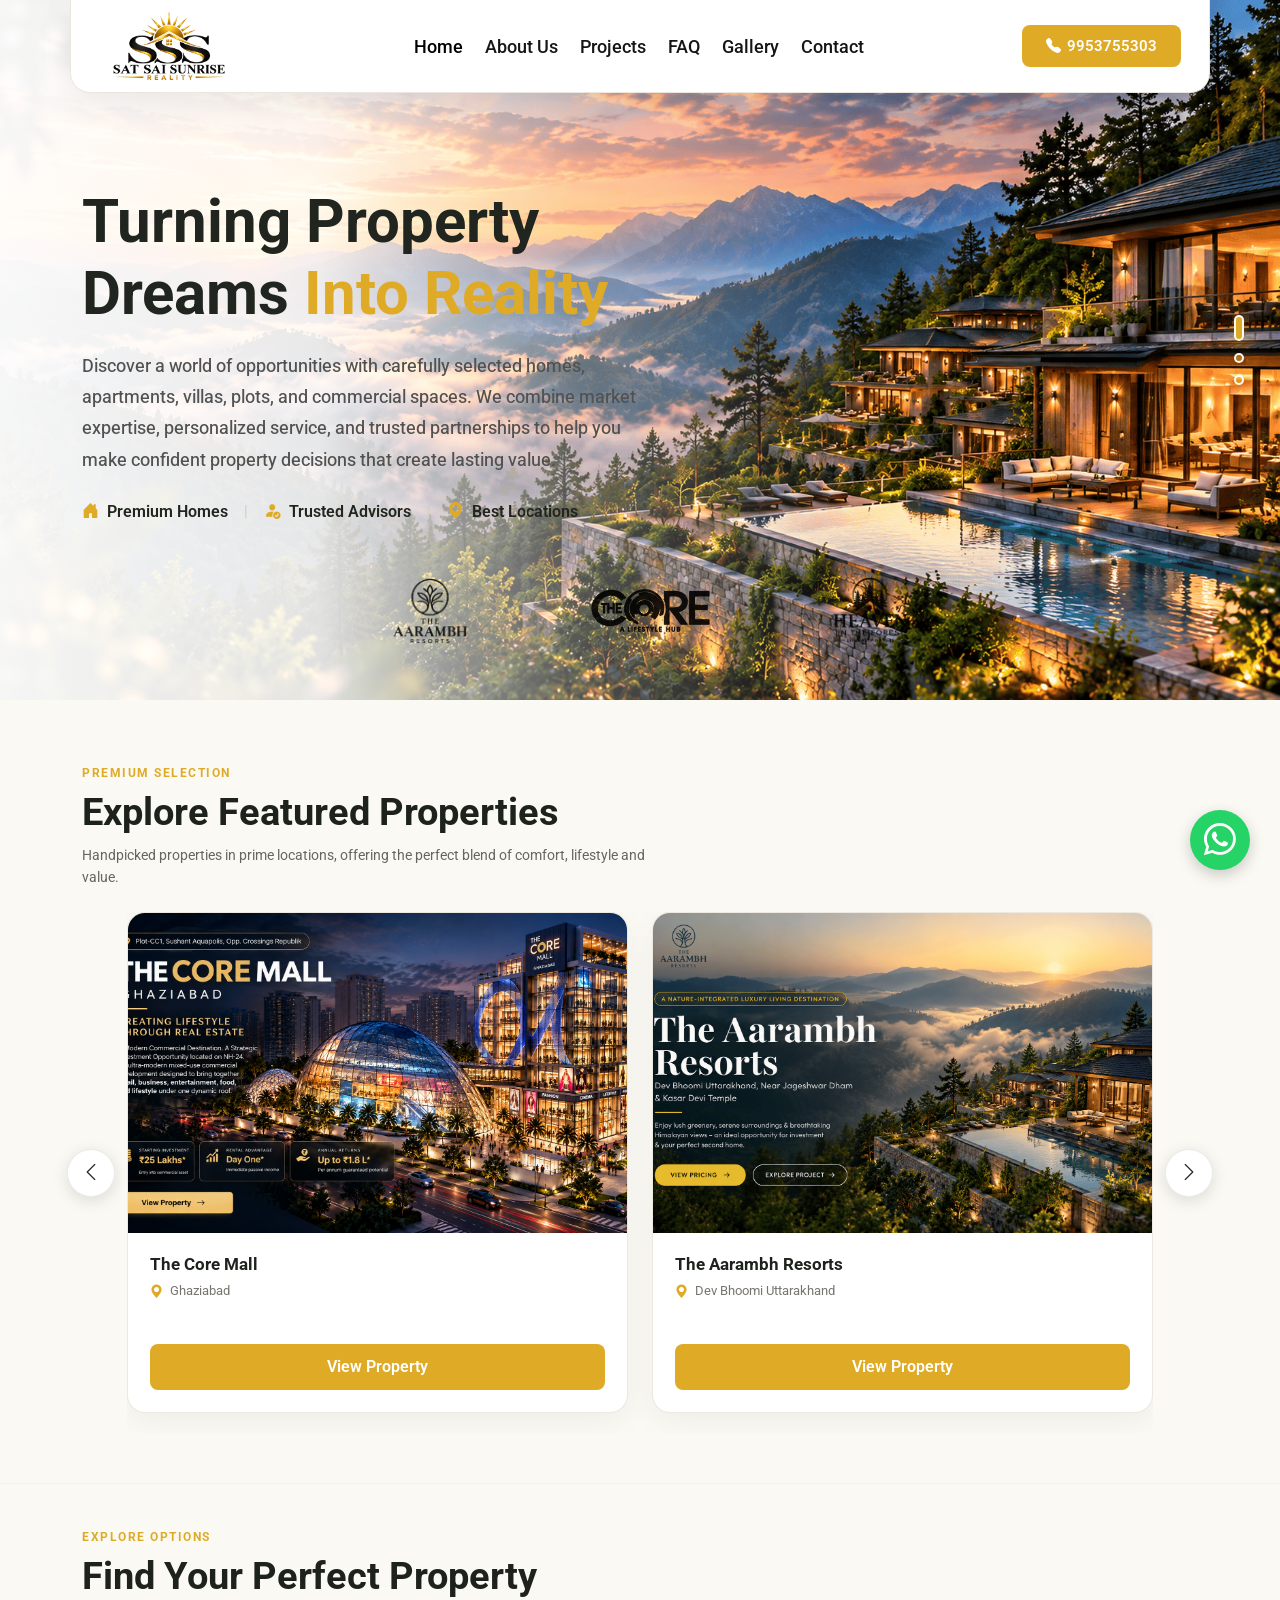
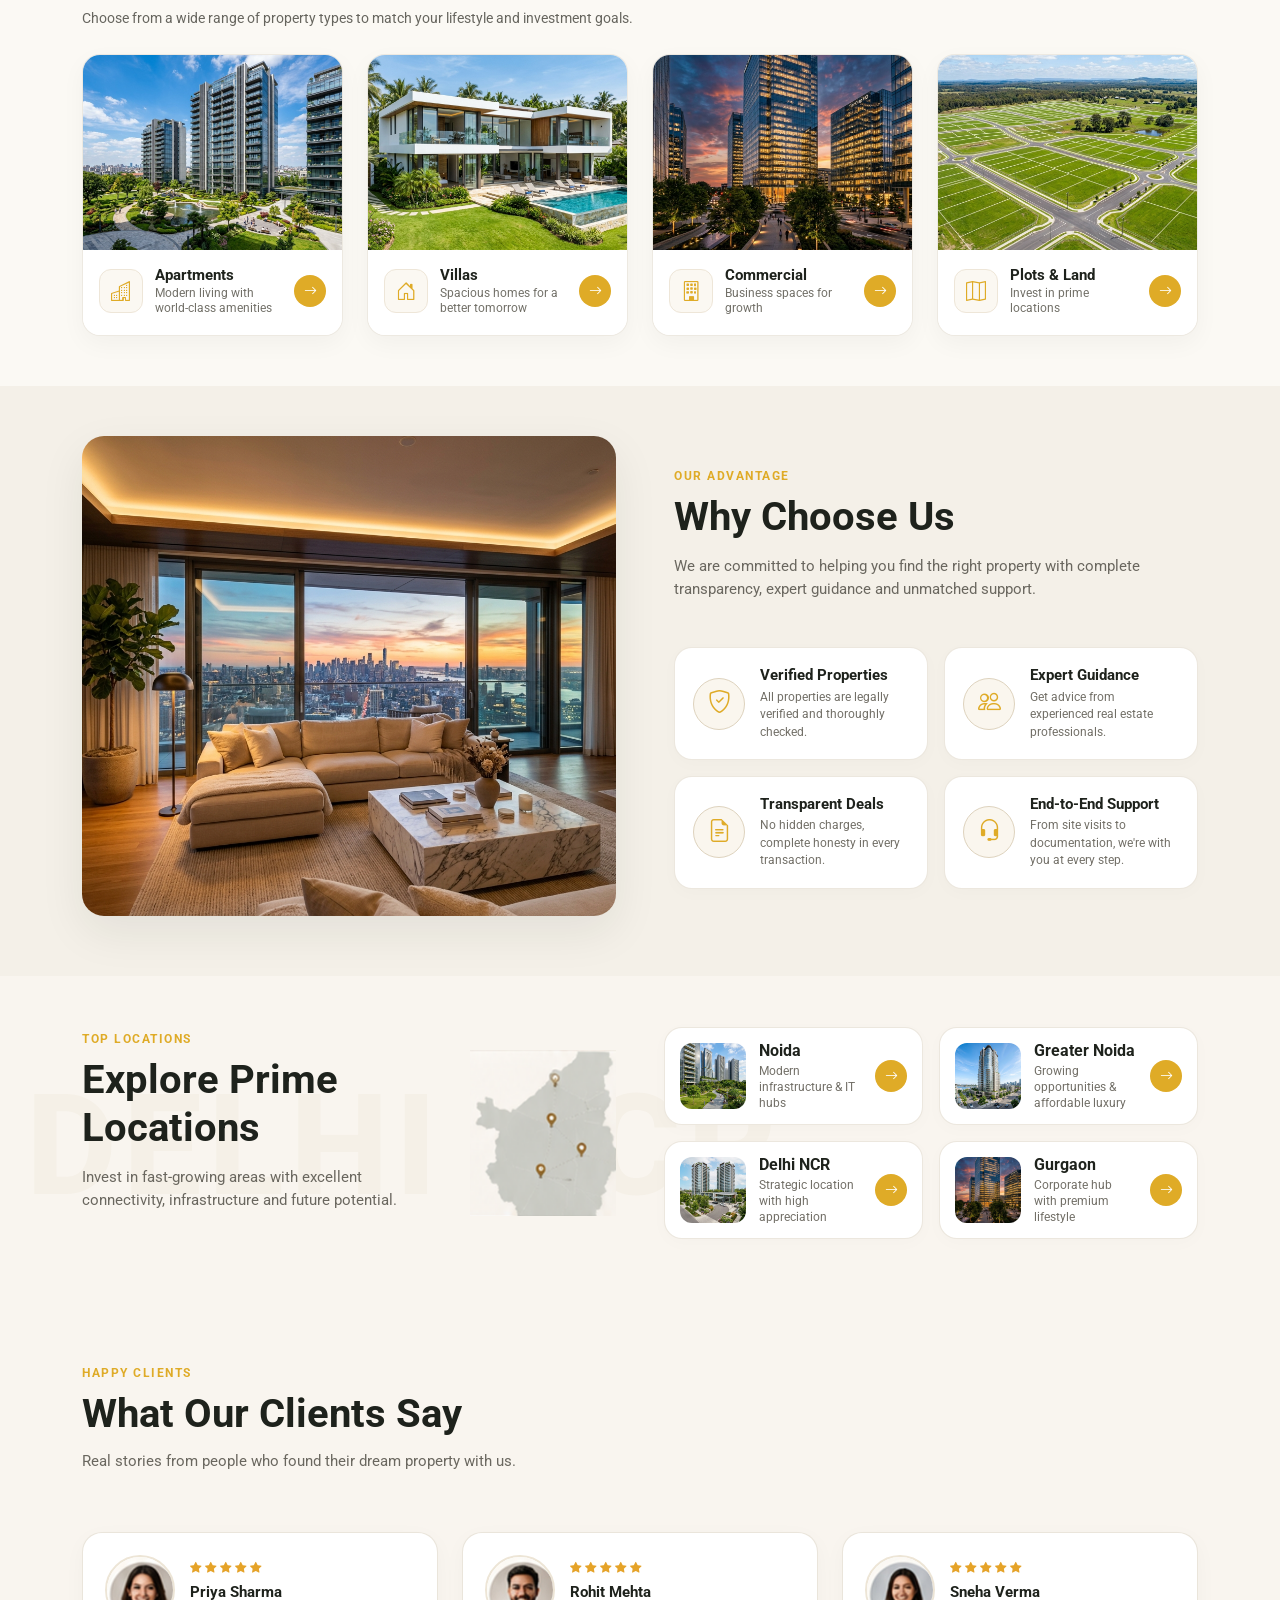
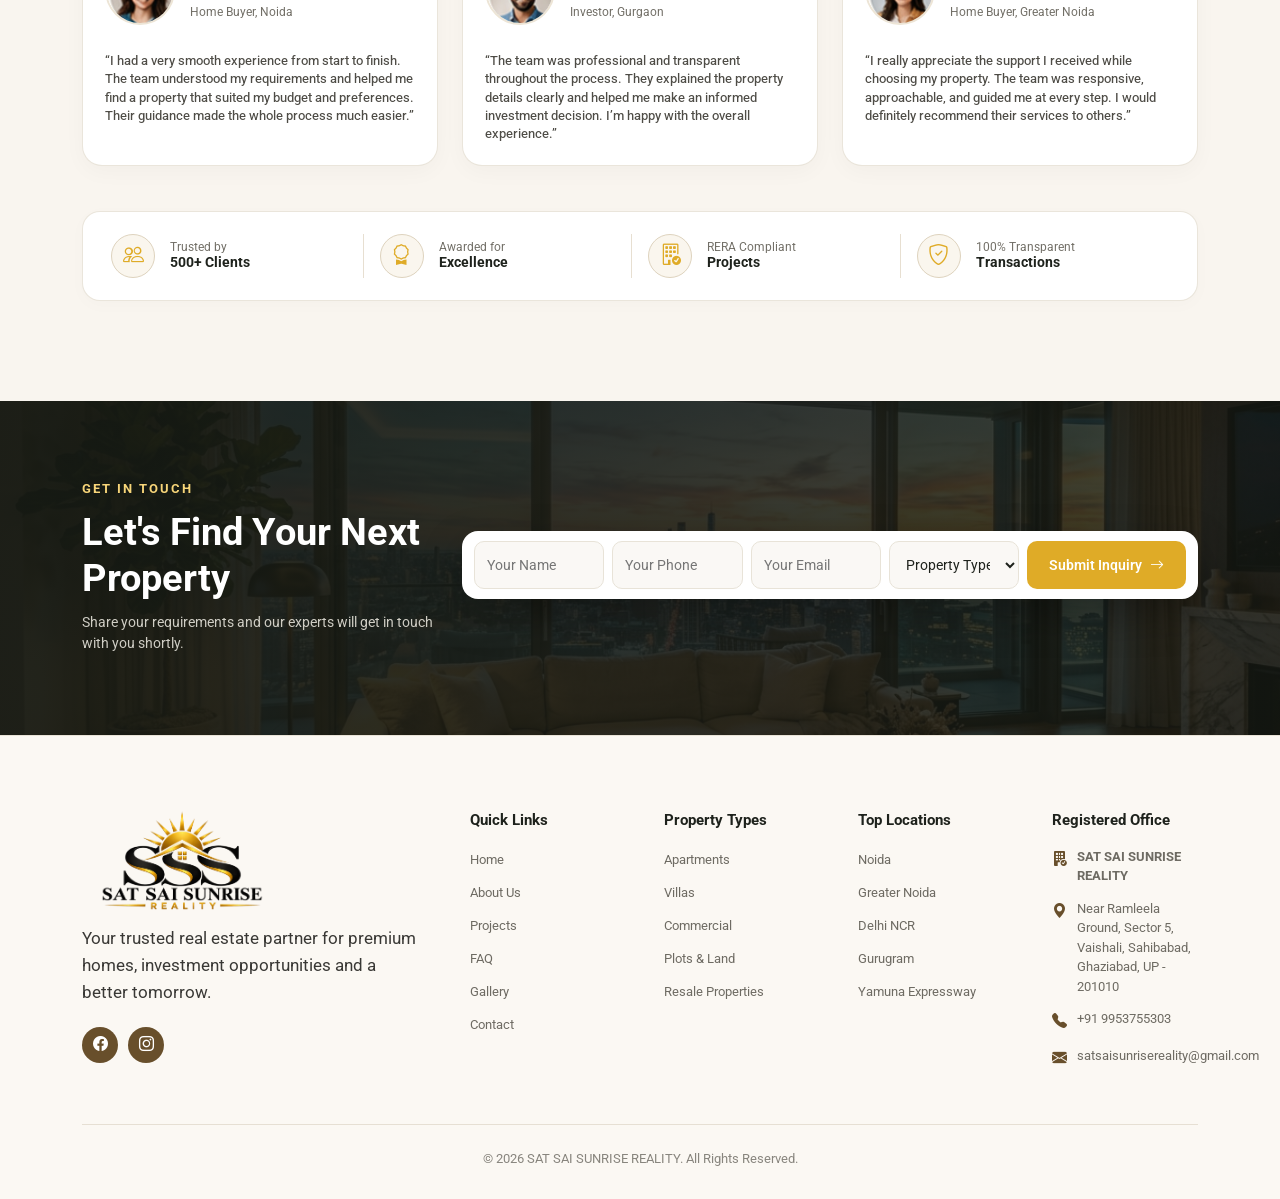
<file: index.html>
<!DOCTYPE html>
<html lang="en">

<head>
    <meta charset="UTF-8">
    <meta name="viewport" content="width=device-width, initial-scale=1.0">

    <script>
        // Instantly remove /index.html from browser URL address bar
        if (window.location.pathname.endsWith('/index.html')) {
            const cleanPath = window.location.pathname.replace(/\/index\.html$/, '/') || '/';
            window.history.replaceState(null, '', cleanPath + window.location.search + window.location.hash);
        }
    </script>

    <title>SAT SAI SUNRISE REALITY | Premium Real Estate &amp; Luxury Properties</title>
    <meta name="description"
        content="Discover premium homes, luxury villas, commercial shops, and high-yield real estate investments across Delhi NCR with SAT SAI SUNRISE REALITY.">
    <meta name="keywords"
        content="SAT SAI SUNRISE REALITY, real estate Delhi NCR, luxury homes, commercial property, apartments Ghaziabad, villas Noida, property investments NCR, buy property">
    <meta name="author" content="SAT SAI SUNRISE REALITY">
    <meta name="robots" content="index, follow, max-image-preview:large, max-snippet:-1, max-video-preview:-1">
    <meta name="googlebot" content="index, follow, max-image-preview:large, max-snippet:-1, max-video-preview:-1">
    <meta name="bingbot" content="index, follow, max-image-preview:large, max-snippet:-1, max-video-preview:-1">
    <!-- Google Search Console Verification (Client can insert verification code below when provided) -->
    <!-- <meta name="google-site-verification" content="YOUR_GOOGLE_VERIFICATION_CODE_HERE"> -->
    <link rel="canonical" href="https://satsaisunrisereality.com/">
    <link rel="alternate" type="text/markdown" href="https://satsaisunrisereality.com/llms.txt" title="LLM Context">
    <link rel="help" type="text/markdown" href="https://satsaisunrisereality.com/llms.txt" title="LLM Documentation">

    <!-- Open Graph / Facebook -->
    <meta property="og:type" content="website">
    <meta property="og:url" content="https://satsaisunrisereality.com/">
    <meta property="og:title" content="SAT SAI SUNRISE REALITY | Premium Real Estate &amp; Luxury Properties">
    <meta property="og:description"
        content="Discover premium homes, luxury villas, commercial shops, and high-yield real estate investments across Delhi NCR with SAT SAI SUNRISE REALITY.">
    <meta property="og:image" content="https://satsaisunrisereality.com/images/SSS-Realty-Logo.png">
    <meta property="og:site_name" content="SAT SAI SUNRISE REALITY">
    <meta property="og:locale" content="en_US">

    <!-- Twitter -->
    <meta name="twitter:card" content="summary_large_image">
    <meta name="twitter:url" content="https://satsaisunrisereality.com/">
    <meta name="twitter:title" content="SAT SAI SUNRISE REALITY | Premium Real Estate &amp; Luxury Properties">
    <meta name="twitter:description"
        content="Discover premium homes, luxury villas, commercial shops, and high-yield real estate investments across Delhi NCR with SAT SAI SUNRISE REALITY.">
    <meta name="twitter:image" content="https://satsaisunrisereality.com/images/SSS-Realty-Logo.png">

    <!-- Favicon -->
    <link rel="icon" type="image/x-icon" href="favicon.ico">
    <link rel="icon" type="image/png" sizes="32x32" href="images/favicon-32x32.png">
    <link rel="icon" type="image/png" sizes="16x16" href="images/favicon-16x16.png">
    <link rel="icon" type="image/png" href="images/fevicon-clean.png">
    <link rel="apple-touch-icon" sizes="180x180" href="images/apple-touch-icon.png">

    <!-- Bootstrap CSS -->
    <link href="https://cdn.jsdelivr.net/npm/bootstrap@5.3.3/dist/css/bootstrap.min.css" rel="stylesheet">

    <!-- Bootstrap Icons -->
    <link rel="stylesheet" href="https://cdn.jsdelivr.net/npm/bootstrap-icons@1.11.3/font/bootstrap-icons.min.css">

    <!-- Google Fonts -->
    <link rel="preconnect" href="https://fonts.googleapis.com">

    <link href="https://fonts.googleapis.com/css2?family=Roboto:wght@300;400;500;700;900&display=swap" rel="stylesheet">

    <!-- Main CSS -->
    <link rel="stylesheet" href="css/style.css">

    <!-- Responsive CSS -->
    <link rel="stylesheet" href="css/responsive.css">

    <!-- Structured Data (JSON-LD) -->
    <script type="application/ld+json">
    {
      "@context": "https://schema.org",
      "@type": ["RealEstateAgent", "Organization"],
      "name": "SAT SAI SUNRISE REALITY",
      "legalName": "SAT SAI SUNRISE REALITY",
      "description": "SAT SAI SUNRISE REALITY is a premier Indian real estate firm providing commercial, residential, and investment property advisory across Delhi NCR, Uttar Pradesh, and Uttarakhand.",
      "image": "https://satsaisunrisereality.com/images/SSS-Realty-Logo.png",
      "@id": "https://satsaisunrisereality.com/#organization",
      "url": "https://satsaisunrisereality.com/",
      "telephone": "+919953755303",
      "email": "satsaisunrisereality@gmail.com",
      "priceRange": "₹₹ - ₹₹₹₹",
      "address": {
        "@type": "PostalAddress",
        "streetAddress": "Near Ramleela Ground, Sector 5, Vaishali, Sahibabad",
        "addressLocality": "Ghaziabad",
        "addressRegion": "Uttar Pradesh",
        "postalCode": "201010",
        "addressCountry": "IN"
      },
      "openingHoursSpecification": {
        "@type": "OpeningHoursSpecification",
        "dayOfWeek": [
          "Monday",
          "Tuesday",
          "Wednesday",
          "Thursday",
          "Friday",
          "Saturday",
          "Sunday"
        ],
        "opens": "09:00",
        "closes": "20:00"
      },
      "sameAs": [
        "https://www.facebook.com/profile.php?id=61582430763586",
        "https://www.instagram.com/saisunrisereality/"
      ]
    }
    </script>
</head>

<body>


    <!-- =====================================================
         NAVBAR
    ====================================================== -->

    <header class="main-header">

        <nav class="navbar navbar-expand-lg">

            <div class="container navbar-container">

                <!-- Logo -->
                <a href="./" class="navbar-brand brand-logo">

                    <div class="brand-content" style="display: flex; align-items: center;">
                        <img src="images/SSS-Realty-Logo.png" alt="SAT SAI SUNRISE REALITY" style="max-height: 70px;">
                    </div>

                </a>


                <!-- Mobile Toggle -->
                <button class="navbar-toggler" type="button" data-bs-toggle="collapse" data-bs-target="#mainNavbar"
                    aria-controls="mainNavbar" aria-expanded="false" aria-label="Toggle navigation">

                    <i class="bi bi-list"></i>

                </button>


                <!-- Navigation -->
                <div class="collapse navbar-collapse" id="mainNavbar">

                    <ul class="navbar-nav mx-auto">

                        <li class="nav-item">
                            <a class="nav-link active" href="./">
                                Home
                            </a>
                        </li>

                        <li class="nav-item">
                            <a class="nav-link" href="about_us/">
                                About Us
                            </a>
                        </li>

                        <li class="nav-item">
                            <a class="nav-link" href="projects/">
                                Projects
                            </a>
                        </li>

                        <li class="nav-item">
                            <a class="nav-link" href="faq/">
                                FAQ
                            </a>
                        </li>

                        <li class="nav-item">
                            <a class="nav-link" href="gallery/">
                                Gallery
                            </a>
                        </li>

                        <li class="nav-item">
                            <a class="nav-link" href="contact_us/">
                                Contact
                            </a>
                        </li>

                    </ul>


                    <!-- Navbar Right -->
                    <div class="navbar-right">

                        <a href="tel:9953755303" class="btn-contact-nav">
                            <i class="bi bi-telephone-fill" style="margin-right: 6px;"></i> 9953755303
                        </a>

                    </div>

                </div>

            </div>

        </nav>

    </header>



    <!-- =====================================================
         HERO SECTION
    ====================================================== -->

    <main>

        <section class="hero-section" id="home">

            <!-- Hero Background Slider -->
            <div class="hero-slider" id="heroSlider">
                <div class="hero-slide active" style="background-image: url('images/Aarambh-Resorts-slide-img.png');">
                </div>
                <div class="hero-slide" style="background-image: url('images/Core-mall-slide-img.png');"></div>
                <div class="hero-slide" style="background-image: url('images/Heaven-forest-slide-img.png');"></div>
            </div>

            <!-- Background Overlay -->
            <div class="hero-overlay"></div>

            <!-- Hero Slider Indicators -->
            <div class="hero-slider-dots" aria-label="Hero slider pagination">
                <button type="button" class="hero-dot active" aria-label="Slide 1" data-slide="0"></button>
                <button type="button" class="hero-dot" aria-label="Slide 2" data-slide="1"></button>
                <button type="button" class="hero-dot" aria-label="Slide 3" data-slide="2"></button>
            </div>

            <div class="container hero-container">

                <div class="row align-items-center">

                    <!-- Hero Content -->
                    <div class="col-lg-7">

                        <div class="hero-content">

                            <h1 class="hero-title">
                                Turning Property Dreams
                                <span>Into Reality</span>
                            </h1>

                            <p class="hero-description">
                                Discover a world of opportunities with carefully selected homes, apartments, villas,
                                plots, and commercial spaces. We combine market expertise, personalized service, and
                                trusted partnerships to help you make confident property decisions that create lasting
                                value.
                            </p>

                            <!-- Hero Features -->
                            <div class="hero-features">

                                <div class="hero-feature">
                                    <i class="bi bi-house-door-fill"></i>
                                    <span>Premium Homes</span>
                                </div>

                                <span class="feature-divider">|</span>

                                <div class="hero-feature">
                                    <i class="bi bi-person-fill-check"></i>
                                    <span>Trusted Advisors</span>
                                </div>

                                <span class="feature-divider">|</span>

                                <div class="hero-feature">
                                    <i class="bi bi-geo-alt-fill"></i>
                                    <span>Best Locations</span>
                                </div>

                            </div>

                        </div>

                    </div>
                </div>
            </div> <!-- End hero-container -->

            <!-- Hero Marquee for Logos -->
            <div class="hero-marquee">
                <div class="marquee-wrapper">
                    <div class="marquee-content">
                        <img src="images/Aarambh-Resorts-Logo.png" alt="AARAMBH Resorts">
                        <img src="images/the-Core-mall-logo.png" alt="Core">
                        <img src="images/Heaven-Forest-Logo.png" alt="Heaven in the Forest">
                        <img src="images/Aarambh-Resorts-Logo.png" alt="AARAMBH Resorts">
                        <img src="images/the-Core-mall-logo.png" alt="Core">
                        <img src="images/Heaven-Forest-Logo.png" alt="Heaven in the Forest">
                    </div>
                    <div class="marquee-content">
                        <img src="images/Aarambh-Resorts-Logo.png" alt="AARAMBH Resorts">
                        <img src="images/the-Core-mall-logo.png" alt="Core">
                        <img src="images/Heaven-Forest-Logo.png" alt="Heaven in the Forest">
                        <img src="images/Aarambh-Resorts-Logo.png" alt="AARAMBH Resorts">
                        <img src="images/the-Core-mall-logo.png" alt="Core">
                        <img src="images/Heaven-Forest-Logo.png" alt="Heaven in the Forest">
                    </div>
                </div>
            </div>

        </section>


        <!-- =====================================================
             SECTION 02: FEATURED PROPERTIES
        ====================================================== -->

        <section id="properties" class="featured-properties-section">

            <div class="container">

                <!-- Section Header -->
                <div class="row align-items-end section-header-row mb-4">

                    <div class="col-lg-8">
                        <span class="section-tag-gold">PREMIUM SELECTION</span>
                        <h2 class="featured-section-title">Explore Featured Properties</h2>
                        <p class="featured-section-desc">
                            Handpicked properties in prime locations, offering the perfect blend of comfort, lifestyle
                            and value.
                        </p>
                    </div>



                </div>


                <style>
                    #propSlider::-webkit-scrollbar {
                        display: none;
                    }

                    .prop-slider-wrapper {
                        position: relative;
                        padding: 0 45px;
                    }

                    .prop-nav-btn {
                        position: absolute;
                        top: 50%;
                        transform: translateY(-50%);
                        width: 48px;
                        height: 48px;
                        background: #ffffff;
                        border: 1px solid rgba(0, 0, 0, 0.08);
                        border-radius: 50%;
                        display: flex;
                        align-items: center;
                        justify-content: center;
                        box-shadow: 0 4px 16px rgba(0, 0, 0, 0.12);
                        color: #1e221c;
                        font-size: 20px;
                        cursor: pointer;
                        z-index: 10;
                        transition: all 0.25s ease;
                    }

                    .prop-nav-btn:hover {
                        background: #dfab27;
                        color: #ffffff;
                        box-shadow: 0 6px 20px rgba(223, 171, 39, 0.35);
                        transform: translateY(-50%) scale(1.08);
                    }

                    .prop-nav-prev {
                        left: -15px;
                    }

                    .prop-nav-next {
                        right: -15px;
                    }

                    @media (max-width: 991px) {
                        .prop-slider-wrapper {
                            padding: 0 30px;
                        }

                        .prop-nav-prev {
                            left: -8px;
                        }

                        .prop-nav-next {
                            right: -8px;
                        }
                    }

                    @media (max-width: 768px) {
                        .prop-slider-item {
                            flex: 0 0 100% !important;
                            min-width: 100% !important;
                        }
                    }

                    @media (max-width: 576px) {
                        .prop-slider-wrapper {
                            padding: 0 15px;
                        }

                        .prop-nav-btn {
                            width: 38px;
                            height: 38px;
                            font-size: 16px;
                        }

                        .prop-nav-prev {
                            left: -5px;
                        }

                        .prop-nav-next {
                            right: -5px;
                        }
                    }
                </style>

                <!-- Property Cards Slider Wrapper -->
                <div class="prop-slider-wrapper">
                    <!-- Prev Arrow Button -->
                    <button type="button" class="prop-nav-btn prop-nav-prev" id="propPrevBtn"
                        aria-label="Previous properties">
                        <i class="bi bi-chevron-left"></i>
                    </button>

                    <!-- Property Cards Slider -->
                    <div class="d-flex" id="propSlider"
                        style="overflow-x: auto; scroll-snap-type: x mandatory; scroll-behavior: smooth; gap: 1.5rem; padding-bottom: 20px; -ms-overflow-style: none; scrollbar-width: none;">

                        <!-- Property Card 1 -->
                        <div class="prop-slider-item"
                            style="flex: 0 0 calc(50% - 0.75rem); scroll-snap-align: start; min-width: 320px;">

                            <div class="featured-property-card">

                                <div class="property-img-wrap">

                                    <img src="images/the-core-mall-hero.png" alt="The Core Mall" loading="lazy">

                                </div>

                                <div class="property-info-wrap">

                                    <h3 class="property-card-name">The Core Mall</h3>

                                    <div class="property-location-tag">
                                        <i class="bi bi-geo-alt-fill"></i>
                                        <span>Ghaziabad</span>
                                    </div>
                                    <a href="./The-Core-Mall/" class="btn w-100 mt-4 view-property-btn"
                                        style="background-color: #dfab27; color: #ffffff; border-radius: 8px; font-weight: 600; padding: 10px 0; transition: background-color 0.3s ease;"
                                        onmouseover="this.style.backgroundColor='#c4931a'"
                                        onmouseout="this.style.backgroundColor='#dfab27'">View Property</a>
                                </div>
                            </div>
                        </div>


                        <!-- Property Card 2 -->
                        <div class="prop-slider-item"
                            style="flex: 0 0 calc(50% - 0.75rem); scroll-snap-align: start; min-width: 320px;">

                            <div class="featured-property-card">

                                <div class="property-img-wrap">

                                    <img src="images/Aarambh-Resorts-hero.png" alt="The Aarambh Resorts" loading="lazy">

                                </div>

                                <div class="property-info-wrap">
                                    <h3 class="property-card-name">The Aarambh Resorts</h3>

                                    <div class="property-location-tag">
                                        <i class="bi bi-geo-alt-fill"></i>
                                        <span>Dev Bhoomi Uttarakhand</span>
                                    </div>
                                    <a href="./Aarambh Resort/" class="btn w-100 mt-4 view-property-btn"
                                        style="background-color: #dfab27; color: #ffffff; border-radius: 8px; font-weight: 600; padding: 10px 0; transition: background-color 0.3s ease;"
                                        onmouseover="this.style.backgroundColor='#c4931a'"
                                        onmouseout="this.style.backgroundColor='#dfab27'">View Property</a>
                                </div>
                            </div>
                        </div>


                        <!-- Property Card 3 -->
                        <div class="prop-slider-item"
                            style="flex: 0 0 calc(50% - 0.75rem); scroll-snap-align: start; min-width: 320px;">

                            <div class="featured-property-card">

                                <div class="property-img-wrap">

                                    <img src="images/Heaven-forest-hero.png" alt="Heaven in the forest" loading="lazy">

                                </div>

                                <div class="property-info-wrap">
                                    <h3 class="property-card-name">Heaven in the forest</h3>

                                    <div class="property-location-tag">
                                        <i class="bi bi-geo-alt-fill"></i>
                                        <span>Near Kainchi Dham, Uttarakhand</span>
                                    </div>
                                    <a href="./Heaven-in-the-Forest/" class="btn w-100 mt-4 view-property-btn"
                                        style="background-color: #dfab27; color: #ffffff; border-radius: 8px; font-weight: 600; padding: 10px 0; transition: background-color 0.3s ease;"
                                        onmouseover="this.style.backgroundColor='#c4931a'"
                                        onmouseout="this.style.backgroundColor='#dfab27'">View Property</a>
                                </div>
                            </div>
                        </div>

                    </div>

                    <!-- Next Arrow Button -->
                    <button type="button" class="prop-nav-btn prop-nav-next" id="propNextBtn"
                        aria-label="Next properties">
                        <i class="bi bi-chevron-right"></i>
                    </button>
                </div>

            </div>

        </section>


        <!-- =====================================================
             SECTION 03: EXPLORE PROPERTY TYPES
        ====================================================== -->

        <section id="types" class="property-types-section">

            <div class="container">

                <!-- Section Header -->
                <div class="section-header-wrap mb-4">
                    <span class="section-tag-gold">EXPLORE OPTIONS</span>
                    <h2 class="types-section-title">Find Your Perfect Property</h2>
                    <p class="types-section-desc">
                        Choose from a wide range of property types to match your lifestyle and investment goals.
                    </p>
                </div>


                <!-- Property Types Grid -->
                <div class="row g-4">

                    <!-- Card 1: Apartments -->
                    <div class="col-lg-3 col-md-6">

                        <div class="property-type-card">

                            <div class="type-card-img">
                                <img src="images/Apartments.jpg" alt="Apartments" loading="lazy">
                            </div>

                            <div class="type-card-body">

                                <div class="type-icon-box">
                                    <i class="bi bi-buildings"></i>
                                </div>

                                <div class="type-text-wrap">
                                    <h3 class="type-title">Apartments</h3>
                                    <p class="type-desc">Modern living with world-class amenities</p>
                                </div>

                                <div class="type-arrow-btn" aria-label="Explore Apartments" title="Explore Apartments">
                                    <i class="bi bi-arrow-right"></i>
                                </div>

                            </div>

                        </div>

                    </div>


                    <!-- Card 2: Villas -->
                    <div class="col-lg-3 col-md-6">

                        <div class="property-type-card">

                            <div class="type-card-img">
                                <img src="images/Villas.jpg" alt="Villas" loading="lazy">
                            </div>

                            <div class="type-card-body">

                                <div class="type-icon-box">
                                    <i class="bi bi-house-door"></i>
                                </div>

                                <div class="type-text-wrap">
                                    <h3 class="type-title">Villas</h3>
                                    <p class="type-desc">Spacious homes for a better tomorrow</p>
                                </div>

                                <div class="type-arrow-btn" aria-label="Explore Villas" title="Explore Villas">
                                    <i class="bi bi-arrow-right"></i>
                                </div>

                            </div>

                        </div>

                    </div>


                    <!-- Card 3: Commercial -->
                    <div class="col-lg-3 col-md-6">

                        <div class="property-type-card">

                            <div class="type-card-img">
                                <img src="images/Commercial.jpg" alt="Commercial" loading="lazy">
                            </div>

                            <div class="type-card-body">

                                <div class="type-icon-box">
                                    <i class="bi bi-building"></i>
                                </div>

                                <div class="type-text-wrap">
                                    <h3 class="type-title">Commercial</h3>
                                    <p class="type-desc">Business spaces for growth</p>
                                </div>

                                <div class="type-arrow-btn" aria-label="Explore Commercial" title="Explore Commercial">
                                    <i class="bi bi-arrow-right"></i>
                                </div>

                            </div>

                        </div>

                    </div>


                    <!-- Card 4: Plots & Land -->
                    <div class="col-lg-3 col-md-6">

                        <div class="property-type-card">

                            <div class="type-card-img">
                                <img src="images/Plots & Land.jpg" alt="Plots & Land" loading="lazy">
                            </div>

                            <div class="type-card-body">

                                <div class="type-icon-box">
                                    <i class="bi bi-map"></i>
                                </div>

                                <div class="type-text-wrap">
                                    <h3 class="type-title">Plots & Land</h3>
                                    <p class="type-desc">Invest in prime locations</p>
                                </div>

                                <div class="type-arrow-btn" aria-label="Explore Plots & Land"
                                    title="Explore Plots & Land">
                                    <i class="bi bi-arrow-right"></i>
                                </div>

                            </div>

                        </div>

                    </div>

                </div>

            </div>

        </section>


        <!-- =====================================================
             SECTION 04: WHY CHOOSE US
        ====================================================== -->

        <section id="about" class="why-choose-section">

            <div class="container">

                <div class="row align-items-center g-5">

                    <!-- Left Column: Featured Image -->
                    <div class="col-lg-6">

                        <div class="why-choose-img-box">
                            <img src="images/why-choose-us.jpg" alt="Luxury Living Space" loading="lazy">
                        </div>

                    </div>


                    <!-- Right Column: Content & 2x2 Feature Grid -->
                    <div class="col-lg-6">

                        <div class="why-choose-content">

                            <span class="section-tag-gold">OUR ADVANTAGE</span>

                            <h2 class="why-choose-title">Why Choose Us</h2>

                            <p class="why-choose-desc">
                                We are committed to helping you find the right property with complete transparency,
                                expert guidance and unmatched support.
                            </p>


                            <!-- 2x2 Features Grid -->
                            <div class="row g-3 why-features-grid">

                                <!-- Feature 1: Verified Properties -->
                                <div class="col-sm-6">

                                    <div class="why-feature-card">

                                        <div class="why-icon-box">
                                            <i class="bi bi-shield-check"></i>
                                        </div>

                                        <div class="why-card-text">
                                            <h3 class="why-card-title">Verified Properties</h3>
                                            <p class="why-card-desc">All properties are legally verified and thoroughly
                                                checked.</p>
                                        </div>

                                    </div>

                                </div>


                                <!-- Feature 2: Expert Guidance -->
                                <div class="col-sm-6">

                                    <div class="why-feature-card">

                                        <div class="why-icon-box">
                                            <i class="bi bi-people"></i>
                                        </div>

                                        <div class="why-card-text">
                                            <h3 class="why-card-title">Expert Guidance</h3>
                                            <p class="why-card-desc">Get advice from experienced real estate
                                                professionals.</p>
                                        </div>

                                    </div>

                                </div>


                                <!-- Feature 3: Transparent Deals -->
                                <div class="col-sm-6">

                                    <div class="why-feature-card">

                                        <div class="why-icon-box">
                                            <i class="bi bi-file-earmark-text"></i>
                                        </div>

                                        <div class="why-card-text">
                                            <h3 class="why-card-title">Transparent Deals</h3>
                                            <p class="why-card-desc">No hidden charges, complete honesty in every
                                                transaction.</p>
                                        </div>

                                    </div>

                                </div>


                                <!-- Feature 4: End-to-End Support -->
                                <div class="col-sm-6">

                                    <div class="why-feature-card">

                                        <div class="why-icon-box">
                                            <i class="bi bi-headset"></i>
                                        </div>

                                        <div class="why-card-text">
                                            <h3 class="why-card-title">End-to-End Support</h3>
                                            <p class="why-card-desc">From site visits to documentation, we're with you
                                                at every step.</p>
                                        </div>

                                    </div>

                                </div>

                            </div>

                        </div>

                    </div>

                </div>

            </div>

        </section>


        <!-- =====================================================
             SECTION 05: EXPLORE PRIME LOCATIONS
        ====================================================== -->

        <section id="locations" class="prime-locations-section">

            <!-- Elegant background watermark -->
            <div class="locations-watermark">DELHI NCR</div>

            <div class="container position-relative">

                <div class="row align-items-center g-4 g-xl-5">

                    <!-- Left Column: Title, Description & CTA -->
                    <div class="col-lg-4 col-xl-4">

                        <div class="locations-header-content">

                            <span class="section-tag-gold">TOP LOCATIONS</span>

                            <h2 class="locations-title">Explore Prime Locations</h2>

                            <p class="locations-desc">
                                Invest in fast-growing areas with excellent connectivity, infrastructure and future
                                potential.
                            </p>



                        </div>

                    </div>


                    <!-- Center Column: Regional Map Image -->
                    <div class="col-lg-2 col-xl-2 d-none d-lg-flex justify-content-center align-items-center">

                        <div class="locations-map-visual">
                            <img src="images/locations-map.png" alt="Prime Locations Regional Map"
                                class="locations-map-img" loading="lazy">
                        </div>

                    </div>


                    <!-- Right Column: 2x2 Location Cards Grid -->
                    <div class="col-lg-6 col-xl-6">

                        <div class="row g-3 location-cards-grid">

                            <!-- Card 1: Noida -->
                            <div class="col-sm-6">

                                <div class="location-card" data-location="noida">

                                    <div class="location-card-img">
                                        <img src="images/loc-noida.jpg" alt="Noida Properties" loading="lazy">
                                    </div>

                                    <div class="location-card-info">
                                        <h3 class="location-card-title">Noida</h3>
                                        <p class="location-card-desc">Modern infrastructure & IT hubs</p>
                                    </div>

                                    <div class="location-card-btn" aria-label="Explore Noida Properties">
                                        <i class="bi bi-arrow-right"></i>
                                    </div>

                                </div>

                            </div>


                            <!-- Card 2: Greater Noida -->
                            <div class="col-sm-6">

                                <div class="location-card" data-location="greater-noida">

                                    <div class="location-card-img">
                                        <img src="images/loc-greater-noida.jpg" alt="Greater Noida Properties"
                                            loading="lazy">
                                    </div>

                                    <div class="location-card-info">
                                        <h3 class="location-card-title">Greater Noida</h3>
                                        <p class="location-card-desc">Growing opportunities & affordable luxury</p>
                                    </div>

                                    <div class="location-card-btn" aria-label="Explore Greater Noida Properties">
                                        <i class="bi bi-arrow-right"></i>
                                    </div>

                                </div>

                            </div>


                            <!-- Card 3: Delhi NCR -->
                            <div class="col-sm-6">

                                <div class="location-card" data-location="delhi-ncr">

                                    <div class="location-card-img">
                                        <img src="images/loc-delhi-ncr.jpg" alt="Delhi NCR Properties" loading="lazy">
                                    </div>

                                    <div class="location-card-info">
                                        <h3 class="location-card-title">Delhi NCR</h3>
                                        <p class="location-card-desc">Strategic location with high appreciation</p>
                                    </div>

                                    <div class="location-card-btn" aria-label="Explore Delhi NCR Properties">
                                        <i class="bi bi-arrow-right"></i>
                                    </div>

                                </div>

                            </div>


                            <!-- Card 4: Gurgaon -->
                            <div class="col-sm-6">

                                <div class="location-card" data-location="gurgaon">

                                    <div class="location-card-img">
                                        <img src="images/loc-gurgaon.jpg" alt="Gurgaon Properties" loading="lazy">
                                    </div>

                                    <div class="location-card-info">
                                        <h3 class="location-card-title">Gurgaon</h3>
                                        <p class="location-card-desc">Corporate hub with premium lifestyle</p>
                                    </div>

                                    <div class="location-card-btn" aria-label="Explore Gurgaon Properties">
                                        <i class="bi bi-arrow-right"></i>
                                    </div>

                                </div>

                            </div>

                        </div>

                    </div>

                </div>

            </div>

        </section>



        <!-- =====================================================
             SECTION 07: TESTIMONIALS / WHAT OUR CLIENTS SAY
        ====================================================== -->

        <section id="testimonials" class="testimonials-section">

            <div class="container">

                <!-- Header Row: Title & Subtitle on Left, Slider Buttons on Right -->
                <div class="row align-items-end justify-content-between mb-4 g-3">

                    <div class="col-md-9 col-lg-8">

                        <span class="section-tag-gold">HAPPY CLIENTS</span>

                        <h2 class="testimonials-title">What Our Clients Say</h2>

                        <p class="testimonials-desc">
                            Real stories from people who found their dream property with us.
                        </p>

                    </div>



                </div>


                <!-- 3 Testimonial Cards Row -->
                <div class="row g-4 mb-5 testimonials-cards-row">

                    <!-- Testimonial 1: Priya Sharma -->
                    <div class="col-lg-4 col-md-6">

                        <div class="testimonial-card">

                            <div class="testimonial-header">
                                <div class="testimonial-avatar">
                                    <img src="images/client-1.jpg" alt="Priya Sharma" loading="lazy">
                                </div>

                                <div class="testimonial-meta">
                                    <div class="testimonial-stars">
                                        <i class="bi bi-star-fill"></i>
                                        <i class="bi bi-star-fill"></i>
                                        <i class="bi bi-star-fill"></i>
                                        <i class="bi bi-star-fill"></i>
                                        <i class="bi bi-star-fill"></i>
                                    </div>

                                    <h3 class="testimonial-name">Priya Sharma</h3>
                                    <span class="testimonial-role">Home Buyer, Noida</span>
                                </div>
                            </div>

                            <div class="testimonial-content">
                                <p class="testimonial-quote">
                                    “I had a very smooth experience from start to finish. The team understood my
                                    requirements and helped me find a property that suited my budget and preferences.
                                    Their guidance made the whole process much easier.”
                                </p>
                            </div>

                        </div>

                    </div>


                    <!-- Testimonial 2: Rohit Mehta -->
                    <div class="col-lg-4 col-md-6">

                        <div class="testimonial-card">

                            <div class="testimonial-header">
                                <div class="testimonial-avatar">
                                    <img src="images/client-2.jpg" alt="Rohit Mehta" loading="lazy">
                                </div>

                                <div class="testimonial-meta">
                                    <div class="testimonial-stars">
                                        <i class="bi bi-star-fill"></i>
                                        <i class="bi bi-star-fill"></i>
                                        <i class="bi bi-star-fill"></i>
                                        <i class="bi bi-star-fill"></i>
                                        <i class="bi bi-star-fill"></i>
                                    </div>

                                    <h3 class="testimonial-name">Rohit Mehta</h3>
                                    <span class="testimonial-role">Investor, Gurgaon</span>
                                </div>
                            </div>

                            <div class="testimonial-content">
                                <p class="testimonial-quote">
                                    “The team was professional and transparent throughout the process. They explained
                                    the property details clearly and helped me make an informed investment decision. I’m
                                    happy with the overall experience.”
                                </p>
                            </div>

                        </div>

                    </div>


                    <!-- Testimonial 3: Sneha Verma -->
                    <div class="col-lg-4 col-md-6">

                        <div class="testimonial-card">

                            <div class="testimonial-header">
                                <div class="testimonial-avatar">
                                    <img src="images/client-3.jpg" alt="Sneha Verma" loading="lazy">
                                </div>

                                <div class="testimonial-meta">
                                    <div class="testimonial-stars">
                                        <i class="bi bi-star-fill"></i>
                                        <i class="bi bi-star-fill"></i>
                                        <i class="bi bi-star-fill"></i>
                                        <i class="bi bi-star-fill"></i>
                                        <i class="bi bi-star-fill"></i>
                                    </div>

                                    <h3 class="testimonial-name">Sneha Verma</h3>
                                    <span class="testimonial-role">Home Buyer, Greater Noida</span>
                                </div>
                            </div>

                            <div class="testimonial-content">
                                <p class="testimonial-quote">
                                    “I really appreciate the support I received while choosing my property. The team was
                                    responsive, approachable, and guided me at every step. I would definitely recommend
                                    their services to others.”
                                </p>
                            </div>

                        </div>

                    </div>

                </div>


                <!-- Trust Highlights / Badges Bar -->
                <div class="trust-badges-bar">

                    <div class="row g-3 align-items-center">

                        <!-- Badge 1: Trusted by 500+ Clients -->
                        <div class="col-6 col-md-3">
                            <div class="trust-badge-item">
                                <div class="trust-badge-icon">
                                    <i class="bi bi-people"></i>
                                </div>
                                <div class="trust-badge-text">
                                    <span class="trust-badge-sub">Trusted by</span>
                                    <strong class="trust-badge-title">500+ Clients</strong>
                                </div>
                            </div>
                        </div>

                        <!-- Badge 2: Awarded for Excellence -->
                        <div class="col-6 col-md-3">
                            <div class="trust-badge-item">
                                <div class="trust-badge-icon">
                                    <i class="bi bi-award"></i>
                                </div>
                                <div class="trust-badge-text">
                                    <span class="trust-badge-sub">Awarded for</span>
                                    <strong class="trust-badge-title">Excellence</strong>
                                </div>
                            </div>
                        </div>

                        <!-- Badge 3: RERA Compliant Projects -->
                        <div class="col-6 col-md-3">
                            <div class="trust-badge-item">
                                <div class="trust-badge-icon">
                                    <i class="bi bi-building-check"></i>
                                </div>
                                <div class="trust-badge-text">
                                    <span class="trust-badge-sub">RERA Compliant</span>
                                    <strong class="trust-badge-title">Projects</strong>
                                </div>
                            </div>
                        </div>

                        <!-- Badge 4: 100% Transparent Transactions -->
                        <div class="col-6 col-md-3">
                            <div class="trust-badge-item border-0">
                                <div class="trust-badge-icon">
                                    <i class="bi bi-shield-check"></i>
                                </div>
                                <div class="trust-badge-text">
                                    <span class="trust-badge-sub">100% Transparent</span>
                                    <strong class="trust-badge-title">Transactions</strong>
                                </div>
                            </div>
                        </div>

                    </div>

                </div>

            </div>

        </section>


        <!-- =====================================================
             SECTION 08: GET IN TOUCH / CONTACT CTA BANNER
        ====================================================== -->

        <section id="contact" class="contact-cta-section">

            <div class="contact-cta-overlay"></div>

            <div class="container position-relative">

                <div class="row align-items-center justify-content-between g-4">

                    <!-- Left: Titles -->
                    <div class="col-lg-4 col-xl-4">

                        <span class="section-tag-gold-light">GET IN TOUCH</span>

                        <h2 class="contact-cta-title">Let's Find Your Next Property</h2>

                        <p class="contact-cta-desc">
                            Share your requirements and our experts will get in touch with you shortly.
                        </p>

                    </div>


                    <!-- Right: Floating Form Bar -->
                    <div class="col-lg-8 col-xl-8">

                        <form class="contact-cta-form" id="contactInquiryForm"
                            action="https://formsubmit.co/satsaisunrisereality@gmail.com" method="POST">
                            <input type="hidden" name="_subject"
                                value="New Quick Property Inquiry (Home Page) - SAT SAI SUNRISE REALITY">
                            <input type="hidden" name="_template" value="table">
                            <input type="hidden" name="_captcha" value="false">

                            <div class="contact-form-row">

                                <div class="form-field-wrap">
                                    <input type="text" name="name" class="contact-cta-input" placeholder="Your Name"
                                        required pattern="[A-Za-z\s]+" title="Only letters and spaces are allowed"
                                        oninput="this.value = this.value.replace(/[^A-Za-z\s]/g, '')">
                                </div>

                                <div class="form-field-wrap">
                                    <input type="tel" name="phone" class="contact-cta-input" placeholder="Your Phone"
                                        required pattern="\d{10}" maxlength="10" title="Please enter exactly 10 digits"
                                        oninput="this.value = this.value.replace(/[^0-9]/g, '')">
                                </div>

                                <div class="form-field-wrap">
                                    <input type="email" name="email" class="contact-cta-input" placeholder="Your Email"
                                        required pattern="[a-z0-9._%+\-]+@[a-z0-9.\-]+\.[a-z]{2,}$"
                                        title="Please enter a valid email address">
                                </div>

                                <div class="form-field-wrap">
                                    <select name="property_type" class="contact-cta-select" required>
                                        <option value="" disabled selected>Property Type</option>
                                        <option value="Apartments">Apartments</option>
                                        <option value="Villas">Villas</option>
                                        <option value="Commercial">Commercial</option>
                                        <option value="Plots & Land">Plots & Land</option>
                                        <option value="Resale Properties">Resale Properties</option>
                                    </select>
                                </div>

                                <div class="form-field-btn">
                                    <button type="submit" class="contact-cta-btn">
                                        <span>Submit Inquiry</span>
                                        <i class="bi bi-arrow-right"></i>
                                    </button>
                                </div>

                            </div>

                        </form>

                    </div>

                </div>

            </div>

        </section>

    </main>



    <!-- =====================================================
         MAIN FOOTER
    ====================================================== -->

    <footer class="main-footer">

        <div class="container">

            <div class="row g-4 g-lg-5 footer-top-row">

                <!-- Col 1: Brand & About -->
                <div class="col-lg-4 col-md-12 col-12">

                    <a href="./" class="footer-brand">
                        <div class="brand-content" style="display: flex; align-items: center;">
                            <img src="images/SSS-Realty-Logo.png" alt="SAT SAI SUNRISE REALITY"
                                style="max-height: 100px;">
                        </div>
                    </a>

                    <p class="footer-about-text">
                        Your trusted real estate partner for premium homes, investment opportunities and a better
                        tomorrow.
                    </p>

                    <div class="footer-social-icons">
                        <a href="https://www.facebook.com/profile.php?id=61582430763586" target="_blank"
                            class="footer-social-btn fb-icon" aria-label="Facebook"><i class="bi bi-facebook"></i></a>
                        <a href="https://www.instagram.com/saisunrisereality/" target="_blank"
                            class="footer-social-btn insta-icon" aria-label="Instagram"><i
                                class="bi bi-instagram"></i></a>
                    </div>

                </div>


                <!-- Col 2: Quick Links -->
                <div class="col-lg-2 col-md-3 col-6">

                    <h4 class="footer-col-title">Quick Links</h4>

                    <ul class="footer-links-list">
                        <li><a href="./">Home</a></li>
                        <li><a href="about_us/">About Us</a></li>
                        <li><a href="projects/">Projects</a></li>
                        <li><a href="faq/">FAQ</a></li>
                        <li><a href="gallery/">Gallery</a></li>
                        <li><a href="contact_us/">Contact</a></li>
                    </ul>

                </div>


                <!-- Col 3: Property Types -->
                <div class="col-lg-2 col-md-3 col-6">

                    <h4 class="footer-col-title">Property Types</h4>

                    <ul class="footer-links-list">
                        <li><span>Apartments</span></li>
                        <li><span>Villas</span></li>
                        <li><span>Commercial</span></li>
                        <li><span>Plots &amp; Land</span></li>
                        <li><span>Resale Properties</span></li>
                    </ul>

                </div>


                <!-- Col 4: Top Locations -->
                <div class="col-lg-2 col-md-3 col-6">

                    <h4 class="footer-col-title">Top Locations</h4>

                    <ul class="footer-links-list">
                        <li><span>Noida</span></li>
                        <li><span>Greater Noida</span></li>
                        <li><span>Delhi NCR</span></li>
                        <li><span>Gurugram</span></li>
                        <li><span>Yamuna Expressway</span></li>
                    </ul>

                </div>


                <!-- Col 5: Contact Us -->
                <div class="col-lg-2 col-md-3 col-12">

                    <h4 class="footer-col-title">Registered Office</h4>

                    <ul class="footer-contact-list">
                        <li>
                            <i class="bi bi-building-fill-check"></i>
                            <span><strong>SAT SAI SUNRISE REALITY</strong></span>
                        </li>
                        <li>
                            <i class="bi bi-geo-alt-fill"></i>
                            <span>Near Ramleela Ground, Sector 5, Vaishali, Sahibabad, Ghaziabad, UP - 201010</span>
                        </li>
                        <li>
                            <i class="bi bi-telephone-fill"></i>
                            <a href="tel:9953755303">+91 9953755303</a>
                        </li>
                        <li>
                            <i class="bi bi-envelope-fill"></i>
                            <span>satsaisunrisereality@gmail.com</span>
                        </li>
                    </ul>

                </div>

            </div>


            <!-- Bottom Copyright Bar -->
            <div class="footer-bottom-bar">
                <p>© 2026 SAT SAI SUNRISE REALITY. All Rights Reserved.</p>
            </div>

        </div>

    </footer>

    <!-- WhatsApp Floating Button -->
    <a href="https://wa.me/919953755303" target="_blank" class="whatsapp-float" aria-label="Chat on WhatsApp">
        <i class="bi bi-whatsapp"></i>
    </a>


    <!-- Bootstrap JS -->
    <script src="https://cdn.jsdelivr.net/npm/bootstrap@5.3.3/dist/js/bootstrap.bundle.min.js">
    </script>


    <!-- Custom JS -->
    <script src="js/script.js"></script>

</body>

</html>
</file>
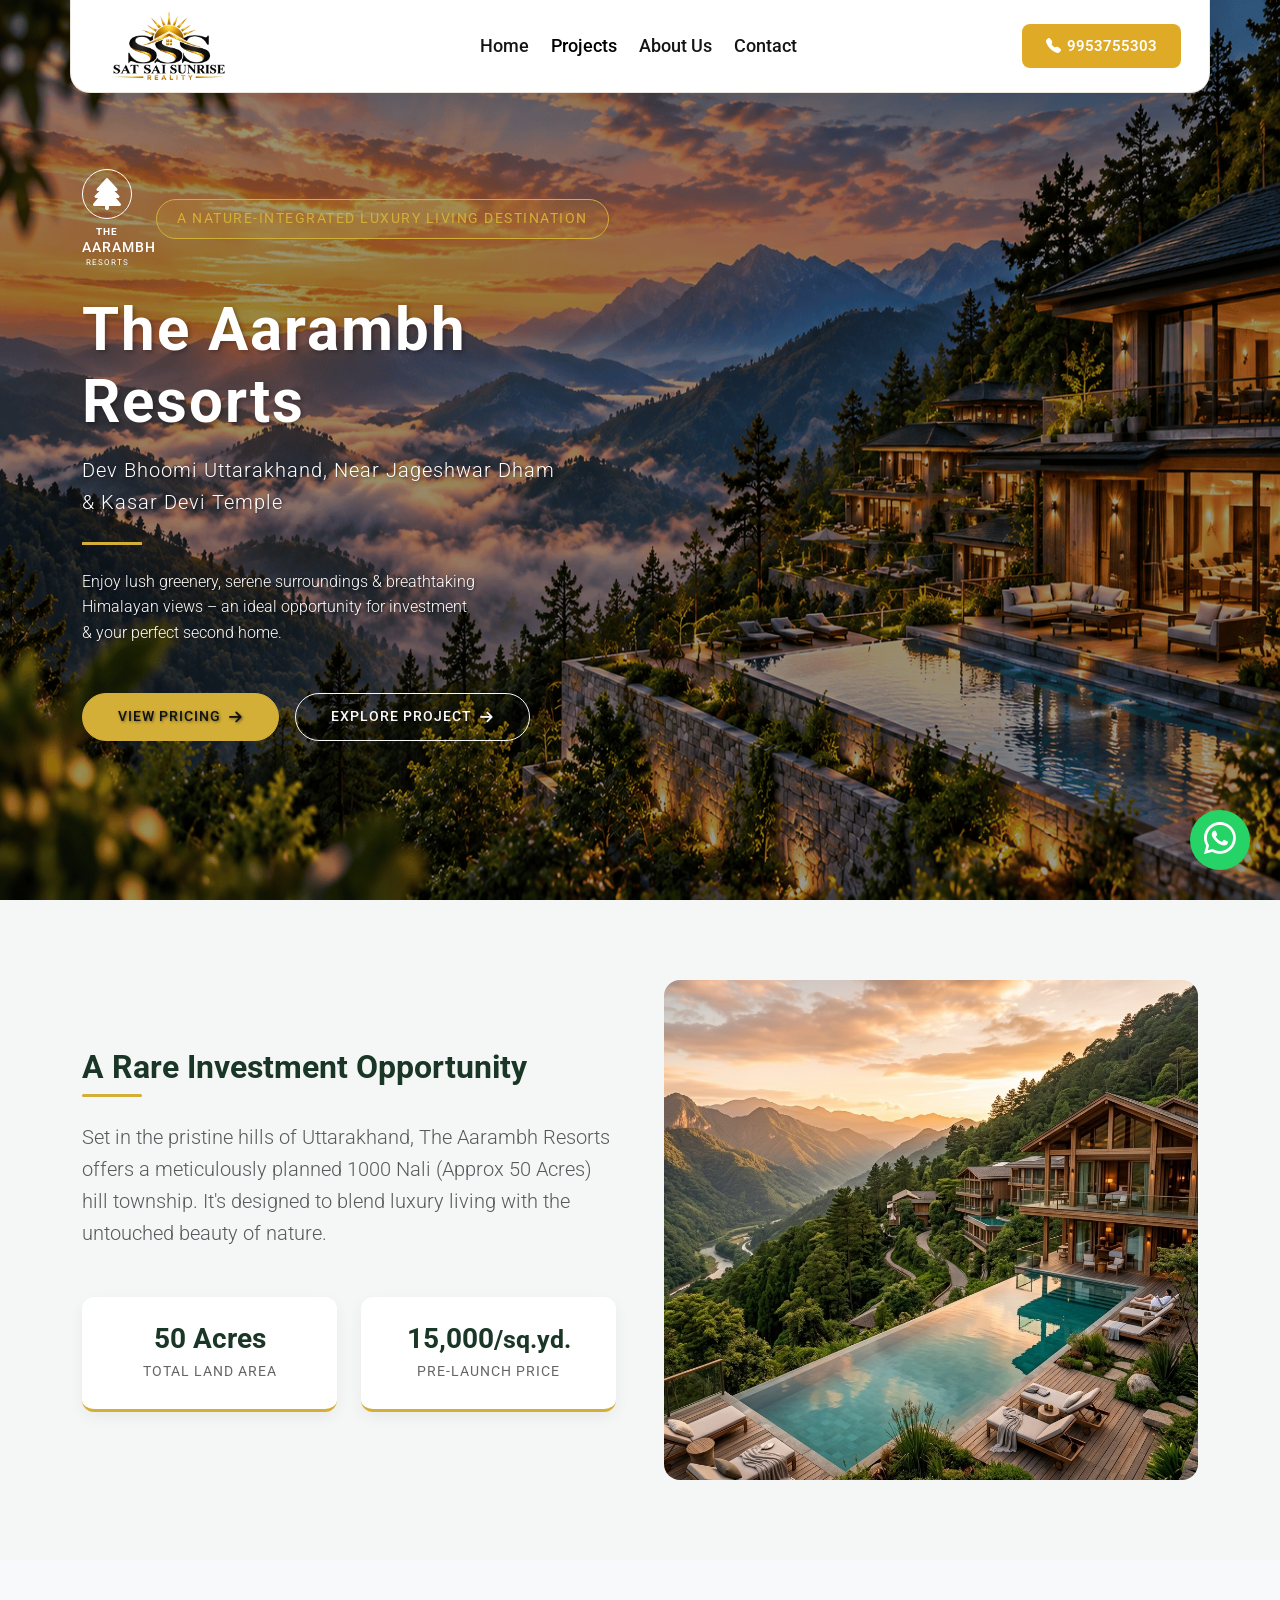
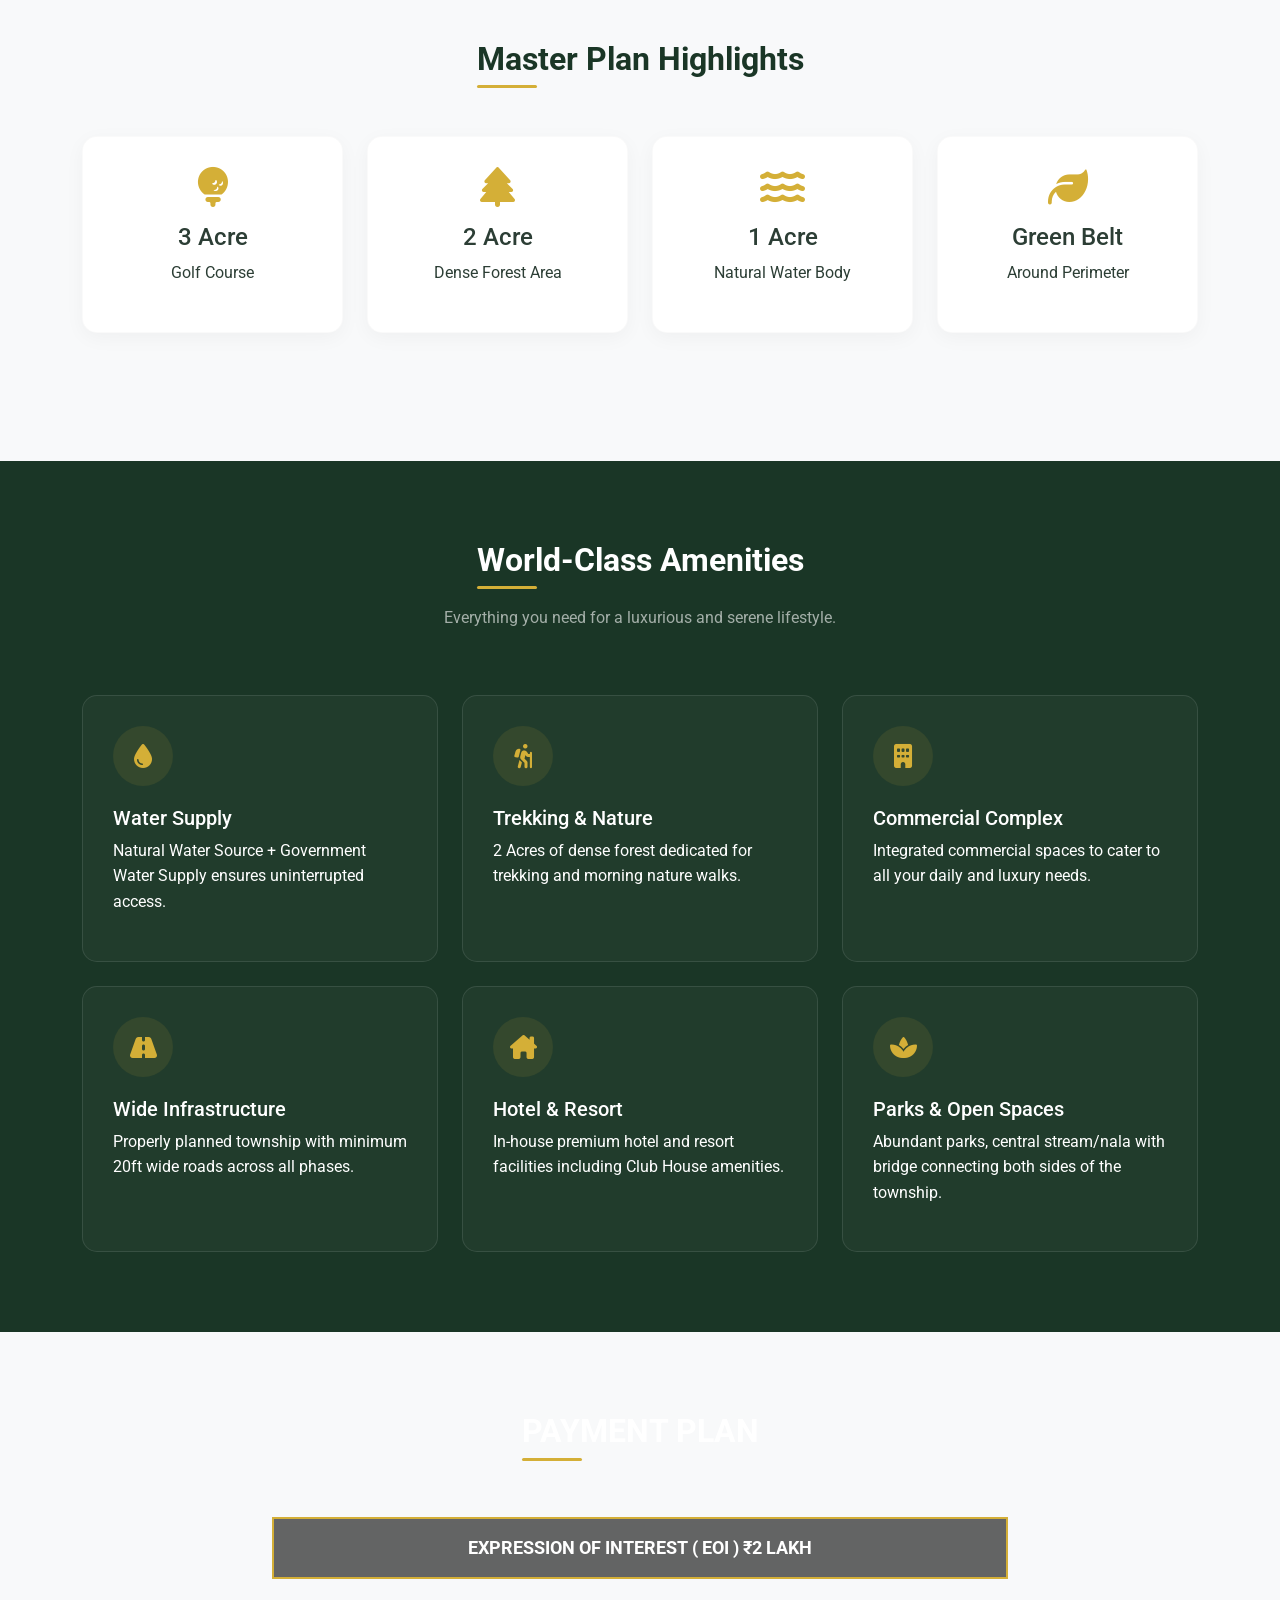
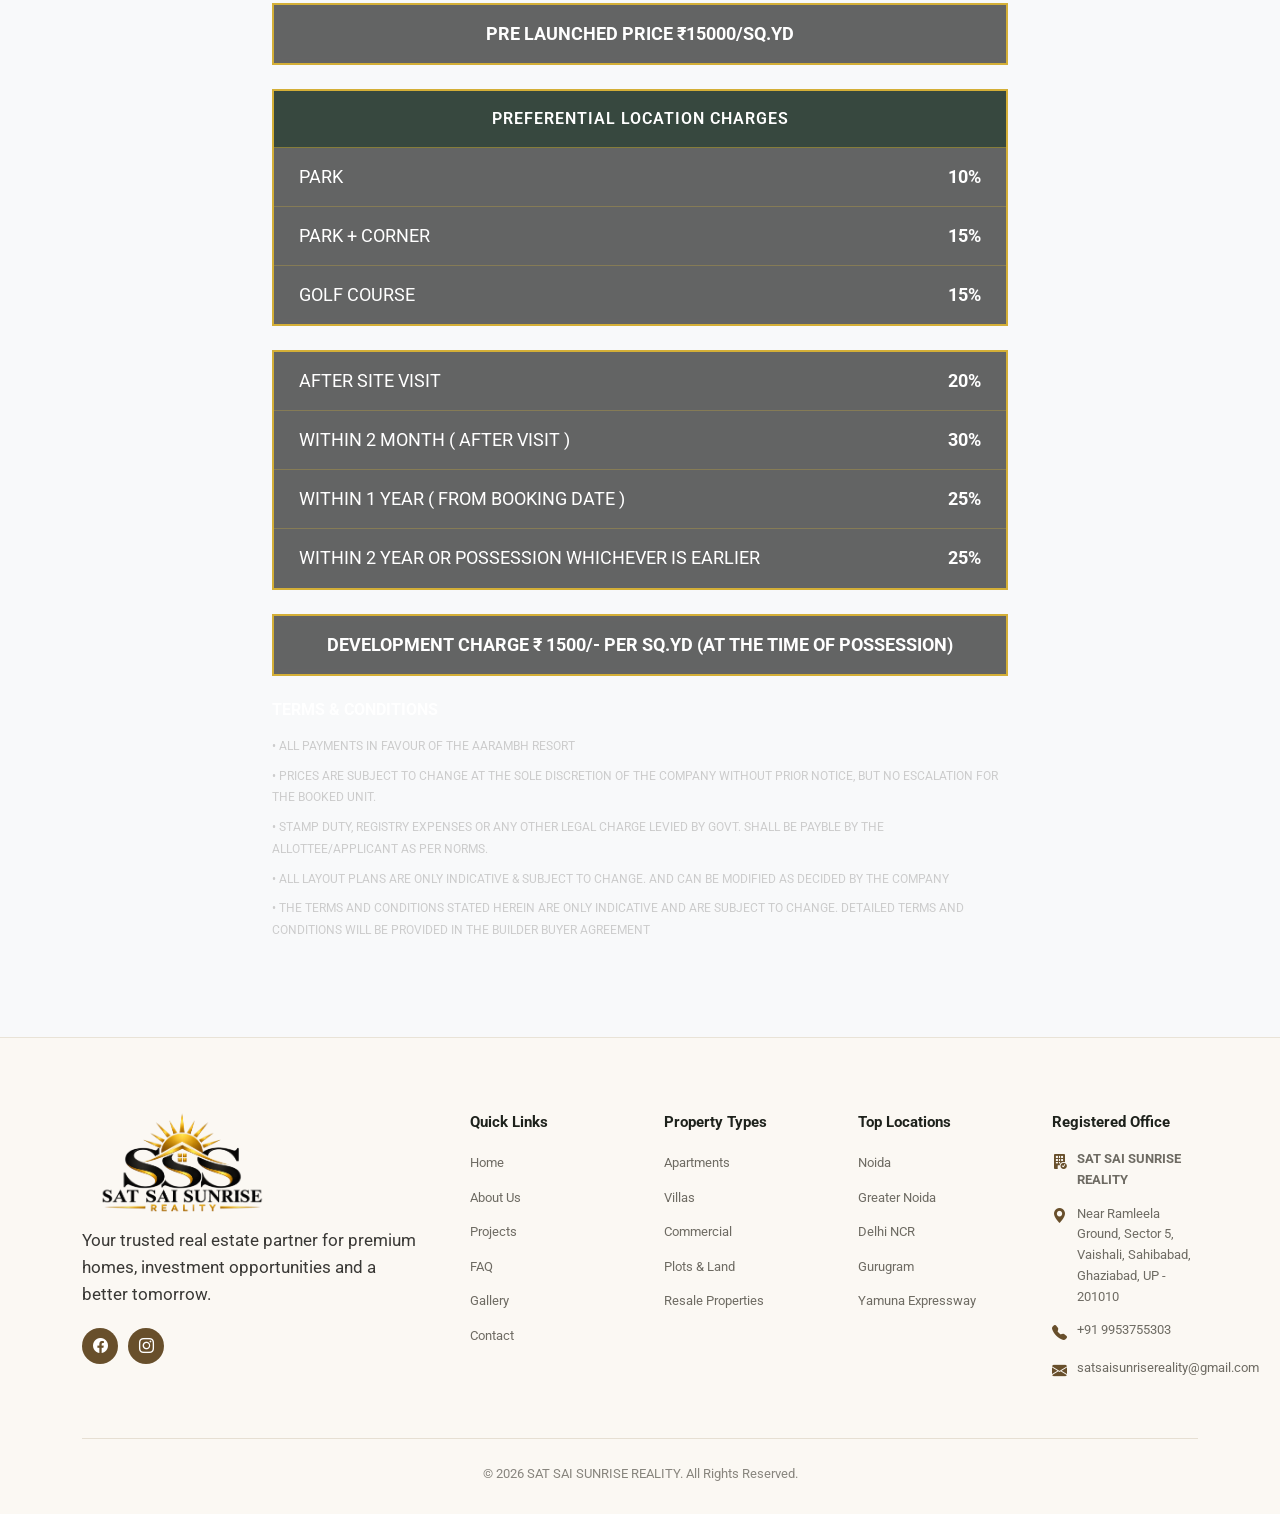
<file: Aarambh Resort/index.html>
<!DOCTYPE html>
<html lang="en">

<head>
  <meta charset="UTF-8">
  <meta name="viewport" content="width=device-width, initial-scale=1.0">
  <script>
    if (window.location.pathname.endsWith('/index.html')) {
      const cleanPath = window.location.pathname.replace(/\/index\.html$/, '/') || '/';
      window.history.replaceState(null, '', cleanPath + window.location.search + window.location.hash);
    }
  </script>

  <title>The Aarambh Resorts | Luxury Hill Township</title>
  <meta name="description"
    content="A rare investment opportunity in Dev Bhoomi Uttarakhand near Jageshwar Dham Temple & Kasar Devi Temple. Nature-integrated luxury living destination.">
  <meta name="keywords" content="The Aarambh Resorts, luxury resort township Uttarakhand, Jageshwar Dham plots, Kasar Devi resort villas, SAT SAI SUNRISE REALITY">
  <meta name="author" content="SAT SAI SUNRISE REALITY">
  <meta name="robots" content="index, follow, max-snippet:-1, max-image-preview:large, max-video-preview:-1">
  <meta name="googlebot" content="index, follow, max-snippet:-1, max-image-preview:large, max-video-preview:-1">
  <meta name="bingbot" content="index, follow, max-snippet:-1, max-image-preview:large, max-video-preview:-1">
  <link rel="canonical" href="https://satsaisunrisereality.com/Aarambh%20Resort/">
  <link rel="alternate" type="text/markdown" href="https://satsaisunrisereality.com/llms.txt" title="LLM Context">
  <link rel="help" type="text/markdown" href="https://satsaisunrisereality.com/llms.txt" title="LLM Documentation">

  <!-- Open Graph / Facebook -->
  <meta property="og:type" content="website">
  <meta property="og:url" content="https://satsaisunrisereality.com/Aarambh%20Resort/">
  <meta property="og:title" content="The Aarambh Resorts | Luxury Hill Township">
  <meta property="og:description" content="A rare investment opportunity in Dev Bhoomi Uttarakhand near Jageshwar Dham Temple & Kasar Devi Temple. Nature-integrated luxury living destination.">
  <meta property="og:image" content="https://satsaisunrisereality.com/Aarambh%20Resort/images/luxury_resort_overview.jpg">
  <meta property="og:site_name" content="SAT SAI SUNRISE REALITY">

  <!-- Twitter -->
  <meta name="twitter:card" content="summary_large_image">
  <meta name="twitter:url" content="https://satsaisunrisereality.com/Aarambh%20Resort/">
  <meta name="twitter:title" content="The Aarambh Resorts | Luxury Hill Township">
  <meta name="twitter:description" content="A rare investment opportunity in Dev Bhoomi Uttarakhand near Jageshwar Dham Temple & Kasar Devi Temple. Nature-integrated luxury living destination.">
  <meta name="twitter:image" content="https://satsaisunrisereality.com/Aarambh%20Resort/images/luxury_resort_overview.jpg">
  <!-- Favicon -->
  <link rel="icon" type="image/x-icon" href="../favicon.ico">
  <link rel="icon" type="image/png" sizes="32x32" href="../images/favicon-32x32.png">
  <link rel="icon" type="image/png" sizes="16x16" href="../images/favicon-16x16.png">
  <link rel="icon" type="image/png" href="../images/fevicon-clean.png">
  <link rel="apple-touch-icon" sizes="180x180" href="../images/apple-touch-icon.png">

  <!-- Bootstrap CSS -->
  <link href="https://cdn.jsdelivr.net/npm/bootstrap@5.3.2/dist/css/bootstrap.min.css" rel="stylesheet">
  <!-- Bootstrap Icons -->
  <link rel="stylesheet" href="https://cdn.jsdelivr.net/npm/bootstrap-icons@1.11.3/font/bootstrap-icons.min.css">
  <!-- Custom CSS -->
  <link rel="stylesheet" href="../css/style.css">
  <link rel="stylesheet" href="style.css">
  <!-- Google Fonts -->
  <link rel="preconnect" href="https://fonts.googleapis.com">
  <link rel="preconnect" href="https://fonts.gstatic.com" crossorigin>
  <link
    href="https://fonts.googleapis.com/css2?family=Roboto:wght@300;400;500;700;900&display=swap"
    rel="stylesheet">
  <!-- Font Awesome -->
  <link rel="stylesheet" href="https://cdnjs.cloudflare.com/ajax/libs/font-awesome/6.4.0/css/all.min.css">

  <!-- Structured Data (JSON-LD) for Google Search -->
  <script type="application/ld+json">
  {
    "@context": "https://schema.org",
    "@type": ["Place", "Resort"],
    "name": "The Aarambh Resorts",
    "description": "Eco-luxury resort plots, cottages, and hospitality real estate situated near Jim Corbett National Park, Uttarakhand by SAT SAI SUNRISE REALITY.",
    "url": "https://satsaisunrisereality.com/Aarambh%20Resort/",
    "image": "https://satsaisunrisereality.com/Aarambh%20Resort/images/luxury_resort_overview.jpg",
    "address": {
      "@type": "PostalAddress",
      "addressLocality": "Jim Corbett National Park Vicinity",
      "addressRegion": "Uttarakhand",
      "addressCountry": "IN"
    },
    "provider": {
      "@type": "RealEstateAgent",
      "name": "SAT SAI SUNRISE REALITY",
      "url": "https://satsaisunrisereality.com/",
      "telephone": "+919953755303",
      "email": "satsaisunrisereality@gmail.com"
    }
  }
  </script>
</head>

<body>

  <!-- =====================================================
       NAVBAR
  ====================================================== -->
  <header class="main-header">
    <nav class="navbar navbar-expand-lg">
      <div class="container navbar-container">
        <!-- Logo -->
        <a href="../" class="navbar-brand brand-logo">
          <div class="brand-content" style="display: flex; align-items: center;">
            <img src="../images/SSS-Realty-Logo.png" alt="SAT SAI SUNRISE REALITY" style="max-height: 70px;">
          </div>
        </a>

        <!-- Mobile Toggle -->
        <button class="navbar-toggler" type="button" data-bs-toggle="collapse" data-bs-target="#mainNavbar"
          aria-controls="mainNavbar" aria-expanded="false" aria-label="Toggle navigation">
          <i class="bi bi-list"></i>
        </button>

        <!-- Navigation -->
        <div class="collapse navbar-collapse" id="mainNavbar">
          <ul class="navbar-nav mx-auto">
            <li class="nav-item">
              <a class="nav-link" href="../">Home</a>
            </li>
            <li class="nav-item">
              <a class="nav-link active" href="../projects/">Projects</a>
            </li>
            <li class="nav-item">
              <a class="nav-link" href="../about_us/">About Us</a>
            </li>
            <li class="nav-item">
              <a class="nav-link" href="../contact_us/">Contact</a>
            </li>
          </ul>

          <!-- Navbar Right -->
          <div class="navbar-right">
            <a href="tel:9953755303" class="btn-contact-nav">
              <i class="bi bi-telephone-fill" style="margin-right: 6px;"></i> 9953755303
            </a>
          </div>
        </div>
      </div>
    </nav>
  </header>

  <!-- Hero Section -->
  <section id="home" class="hero-section text-white position-relative">
    <!-- Main Content -->
    <div class="container h-100 d-flex flex-column justify-content-center">

      <div class="d-flex align-items-center gap-4 mb-4">
        <!-- Logo -->
        <div class="hero-logo text-white">
          <i class="fa-solid fa-tree fs-2 d-block text-center"
            style="width: 50px; height: 50px; border: 1px solid #fff; border-radius: 50%; display: flex !important; align-items: center; justify-content: center; margin-bottom: 5px;"></i>
          <div class="text-center" style="width: 50px;">
            <small class="d-block" style="font-size: 0.6rem; font-weight: bold; letter-spacing: 1px;">THE</small>
            <h6 class="brand-text m-0" style="font-size: 0.9rem; letter-spacing: 1px;">AARAMBH</h6>
            <small class="d-block" style="font-size: 0.5rem; letter-spacing: 1px;">RESORTS</small>
          </div>
        </div>

        <div class="badge-premium" style="border: 1px solid var(--secondary-color); color: var(--secondary-color);">A
          NATURE-INTEGRATED LUXURY LIVING DESTINATION</div>
      </div>

      <div class="hero-text-content">
        <h1 class="display-2 fw-bold mb-3 hero-title text-white">The Aarambh<br>Resorts</h1>
        <p class="lead mb-4 hero-subtitle text-white">Dev Bhoomi Uttarakhand, Near Jageshwar Dham<br>& Kasar Devi Temple
        </p>
        <div class="hero-divider"></div>
        <p class="hero-desc mb-5 text-white">Enjoy lush greenery, serene surroundings & breathtaking<br>Himalayan views
          – an ideal opportunity for investment<br>& your perfect second home.</p>
        <div class="d-flex gap-3">
          <a href="#investment" class="btn btn-gold btn-lg custom-btn rounded-pill d-flex align-items-center">VIEW
            PRICING <i class="fa-solid fa-arrow-right ms-2"></i></a>
          <a href="#overview"
            class="btn btn-outline-light btn-lg custom-btn outline rounded-pill d-flex align-items-center">EXPLORE
            PROJECT <i class="fa-solid fa-arrow-right ms-2"></i></a>
        </div>
      </div>
    </div>
  </section>

  <!-- Overview Section -->
  <section id="overview" class="py-6 bg-light-premium">
    <div class="container">
      <div class="row align-items-center g-5">
        <div class="col-lg-6">
          <h2 class="section-title mb-4">A Rare Investment Opportunity</h2>
          <p class="text-muted mb-4 lead">Set in the pristine hills of Uttarakhand, The Aarambh Resorts offers
            a meticulously planned 1000 Nali (Approx 50 Acres) hill township. It's designed to blend luxury
            living with the untouched beauty of nature.</p>

          <div class="row g-4 mt-2">
            <div class="col-sm-6">
              <div class="stat-card">
                <h3>50 Acres</h3>
                <p>Total Land Area</p>
              </div>
            </div>
            <div class="col-sm-6">
              <div class="stat-card">
                <h3>15,000<small>/sq.yd.</small></h3>
                <p>Pre-Launch Price</p>
              </div>
            </div>
          </div>
        </div>
        <div class="col-lg-6">
          <div class="image-showcase rounded-4 shadow-premium overflow-hidden">
            <img src="images/luxury_resort_overview.jpg" class="img-fluid w-100" alt="Resort View"
              style="height: 500px; object-fit: cover;">
          </div>
        </div>
      </div>
    </div>
  </section>

  <!-- Master Plan & Highlights -->
  <section id="masterplan" class="py-6">
    <div class="container text-center">
      <h2 class="section-title mb-5">Master Plan Highlights</h2>
      <div class="row g-4 justify-content-center mb-5">
        <div class="col-lg-3 col-md-6">
          <div class="highlight-box">
            <i class="fa-solid fa-golf-ball-tee mb-3 icon-gold"></i>
            <h4>3 Acre</h4>
            <p>Golf Course</p>
          </div>
        </div>
        <div class="col-lg-3 col-md-6">
          <div class="highlight-box">
            <i class="fa-solid fa-tree mb-3 icon-gold"></i>
            <h4>2 Acre</h4>
            <p>Dense Forest Area</p>
          </div>
        </div>
        <div class="col-lg-3 col-md-6">
          <div class="highlight-box">
            <i class="fa-solid fa-water mb-3 icon-gold"></i>
            <h4>1 Acre</h4>
            <p>Natural Water Body</p>
          </div>
        </div>
        <div class="col-lg-3 col-md-6">
          <div class="highlight-box">
            <i class="fa-solid fa-leaf mb-3 icon-gold"></i>
            <h4>Green Belt</h4>
            <p>Around Perimeter</p>
          </div>
        </div>
      </div>
    </div>
  </section>

  <!-- Amenities Section -->
  <section id="amenities" class="py-6 bg-dark-premium text-white">
    <div class="container">
      <div class="row mb-5">
        <div class="col-12 text-center">
          <h2 class="section-title title-light mb-3">World-Class Amenities</h2>
          <p class="text-light-muted">Everything you need for a luxurious and serene lifestyle.</p>
        </div>
      </div>
      <div class="row g-4">
        <div class="col-md-4">
          <div class="amenity-card">
            <div class="icon-circle"><i class="fa-solid fa-droplet"></i></div>
            <h5>Water Supply</h5>
            <p>Natural Water Source + Government Water Supply ensures uninterrupted access.</p>
          </div>
        </div>
        <div class="col-md-4">
          <div class="amenity-card">
            <div class="icon-circle"><i class="fa-solid fa-person-hiking"></i></div>
            <h5>Trekking & Nature</h5>
            <p>2 Acres of dense forest dedicated for trekking and morning nature walks.</p>
          </div>
        </div>
        <div class="col-md-4">
          <div class="amenity-card">
            <div class="icon-circle"><i class="fa-solid fa-building"></i></div>
            <h5>Commercial Complex</h5>
            <p>Integrated commercial spaces to cater to all your daily and luxury needs.</p>
          </div>
        </div>
        <div class="col-md-4">
          <div class="amenity-card">
            <div class="icon-circle"><i class="fa-solid fa-road"></i></div>
            <h5>Wide Infrastructure</h5>
            <p>Properly planned township with minimum 20ft wide roads across all phases.</p>
          </div>
        </div>
        <div class="col-md-4">
          <div class="amenity-card">
            <div class="icon-circle"><i class="fa-solid fa-house-chimney"></i></div>
            <h5>Hotel & Resort</h5>
            <p>In-house premium hotel and resort facilities including Club House amenities.</p>
          </div>
        </div>
        <div class="col-md-4">
          <div class="amenity-card">
            <div class="icon-circle"><i class="fa-solid fa-spa"></i></div>
            <h5>Parks & Open Spaces</h5>
            <p>Abundant parks, central stream/nala with bridge connecting both sides of the township.</p>
          </div>
        </div>
      </div>
    </div>
  </section>

  <!-- Investment & Pricing -->
  <section id="investment" class="py-6 payment-plan-section">
    <div class="container">
      <div class="text-center mb-5">
        <h2 class="section-title title-light" style="text-transform: uppercase;">Payment Plan</h2>
      </div>

      <div class="row justify-content-center">
        <div class="col-lg-8">
          <div class="payment-box">
            <div class="payment-row text-center text-uppercase fw-bold">
              Expression of Interest ( EOI ) ₹2 Lakh
            </div>
          </div>

          <div class="payment-box">
            <div class="payment-row text-center text-uppercase fw-bold">
              Pre Launched Price ₹15000/SQ.YD
            </div>
          </div>

          <div class="payment-box">
            <div class="payment-header">Preferential Location Charges</div>
            <div class="d-flex justify-content-between payment-row">
              <span class="text-uppercase">Park</span> <span class="fw-bold">10%</span>
            </div>
            <div class="d-flex justify-content-between payment-row">
              <span class="text-uppercase">Park + Corner</span> <span class="fw-bold">15%</span>
            </div>
            <div class="d-flex justify-content-between payment-row">
              <span class="text-uppercase">Golf Course</span> <span class="fw-bold">15%</span>
            </div>
          </div>

          <div class="payment-box">
            <div class="d-flex justify-content-between payment-row">
              <span class="text-uppercase">After Site Visit</span> <span class="fw-bold">20%</span>
            </div>
            <div class="d-flex justify-content-between payment-row">
              <span class="text-uppercase">Within 2 Month ( After Visit )</span> <span class="fw-bold">30%</span>
            </div>
            <div class="d-flex justify-content-between payment-row">
              <span class="text-uppercase">Within 1 Year ( From Booking Date )</span> <span class="fw-bold">25%</span>
            </div>
            <div class="d-flex justify-content-between payment-row">
              <span class="text-uppercase">Within 2 Year or Possession Whichever Is Earlier</span> <span
                class="fw-bold">25%</span>
            </div>
          </div>

          <div class="payment-box">
            <div class="payment-row text-center text-uppercase fw-bold">
              Development Charge ₹ 1500/- Per Sq.yd (At The Time Of Possession)
            </div>
          </div>

          <div class="payment-terms mt-4">
            <h6 class="text-white text-uppercase fw-bold mb-3">Terms & Conditions</h6>
            <ul class="list-unstyled ps-0">
              <li class="mb-2"><small>• ALL PAYMENTS IN FAVOUR OF THE AARAMBH RESORT</small></li>
              <li class="mb-2"><small>• PRICES ARE SUBJECT TO CHANGE AT THE SOLE DISCRETION OF THE COMPANY
                  WITHOUT PRIOR NOTICE, BUT NO ESCALATION FOR THE BOOKED UNIT.</small></li>
              <li class="mb-2"><small>• STAMP DUTY, REGISTRY EXPENSES OR ANY OTHER LEGAL CHARGE LEVIED BY
                  GOVT. SHALL BE PAYBLE BY THE ALLOTTEE/APPLICANT AS PER NORMS.</small></li>
              <li class="mb-2"><small>• ALL LAYOUT PLANS ARE ONLY INDICATIVE & SUBJECT TO CHANGE. AND CAN
                  BE MODIFIED AS DECIDED BY THE COMPANY</small></li>
              <li class="mb-2"><small>• THE TERMS AND CONDITIONS STATED HEREIN ARE ONLY INDICATIVE AND ARE
                  SUBJECT TO CHANGE. DETAILED TERMS AND CONDITIONS WILL BE PROVIDED IN THE BUILDER
                  BUYER AGREEMENT</small></li>
            </ul>
          </div>
        </div>
      </div>
    </div>
  </section>





  <!-- =====================================================
       MAIN FOOTER
  ====================================================== -->
  <footer class="main-footer">
    <div class="container">
      <div class="row g-4 g-lg-5 footer-top-row">
        <!-- Col 1: Brand & About -->
        <div class="col-lg-4 col-md-12 col-12">
          <a href="../" class="footer-brand">
            <div class="brand-content" style="display: flex; align-items: center;">
              <img src="../images/SSS-Realty-Logo.png" alt="SAT SAI SUNRISE REALITY" style="max-height: 100px;">
            </div>
          </a>
          <p class="footer-about-text">
            Your trusted real estate partner for premium homes, investment opportunities and a better tomorrow.
          </p>
          <div class="footer-social-icons">
            <a href="https://www.facebook.com/profile.php?id=61582430763586" target="_blank"
              class="footer-social-btn fb-icon" aria-label="Facebook"><i class="bi bi-facebook"></i></a>
            <a href="https://www.instagram.com/saisunrisereality/" target="_blank" class="footer-social-btn insta-icon"
              aria-label="Instagram"><i class="bi bi-instagram"></i></a>
          </div>
        </div>

        <!-- Col 2: Quick Links -->
        <div class="col-lg-2 col-md-3 col-6">
          <h4 class="footer-col-title">Quick Links</h4>
          <ul class="footer-links-list">
            <li><a href="../">Home</a></li>
            <li><a href="../about_us/">About Us</a></li>
            <li><a href="../projects/">Projects</a></li>
            <li><a href="../faq/">FAQ</a></li>
            <li><a href="../gallery/">Gallery</a></li>
            <li><a href="../contact_us/">Contact</a></li>
          </ul>
        </div>

        <!-- Col 3: Property Types -->
        <div class="col-lg-2 col-md-3 col-6">
          <h4 class="footer-col-title">Property Types</h4>
          <ul class="footer-links-list">
            <li><span>Apartments</span></li>
            <li><span>Villas</span></li>
            <li><span>Commercial</span></li>
            <li><span>Plots &amp; Land</span></li>
            <li><span>Resale Properties</span></li>
          </ul>
        </div>

        <!-- Col 4: Top Locations -->
        <div class="col-lg-2 col-md-3 col-6">
          <h4 class="footer-col-title">Top Locations</h4>
          <ul class="footer-links-list">
            <li><span>Noida</span></li>
            <li><span>Greater Noida</span></li>
            <li><span>Delhi NCR</span></li>
            <li><span>Gurugram</span></li>
            <li><span>Yamuna Expressway</span></li>
          </ul>
        </div>

        <!-- Col 5: Registered Office -->
        <div class="col-lg-2 col-md-3 col-12">
          <h4 class="footer-col-title">Registered Office</h4>
          <ul class="footer-contact-list">
            <li>
              <i class="bi bi-building-fill-check"></i>
              <span><strong>SAT SAI SUNRISE REALITY</strong></span>
            </li>
            <li>
              <i class="bi bi-geo-alt-fill"></i>
              <span>Near Ramleela Ground, Sector 5, Vaishali, Sahibabad, Ghaziabad, UP - 201010</span>
            </li>
            <li>
              <i class="bi bi-telephone-fill"></i>
              <a href="tel:9953755303">+91 9953755303</a>
            </li>
            <li>
              <i class="bi bi-envelope-fill"></i>
              <span>satsaisunrisereality@gmail.com</span>
            </li>
          </ul>
        </div>
      </div>
      <!-- Bottom Copyright Bar -->
      <div class="footer-bottom-bar">
        <p>© 2026 SAT SAI SUNRISE REALITY. All Rights Reserved.</p>
      </div>
    </div>
  </footer>

  <!-- WhatsApp Floating Button -->
  <a href="https://wa.me/919953755303" target="_blank" class="whatsapp-float" aria-label="Chat on WhatsApp">
    <i class="bi bi-whatsapp"></i>
  </a>

  <!-- Scripts -->
  <script src="https://cdn.jsdelivr.net/npm/bootstrap@5.3.2/dist/js/bootstrap.bundle.min.js"></script>
  <script src="script.js"></script>
</body>

</html>
</file>
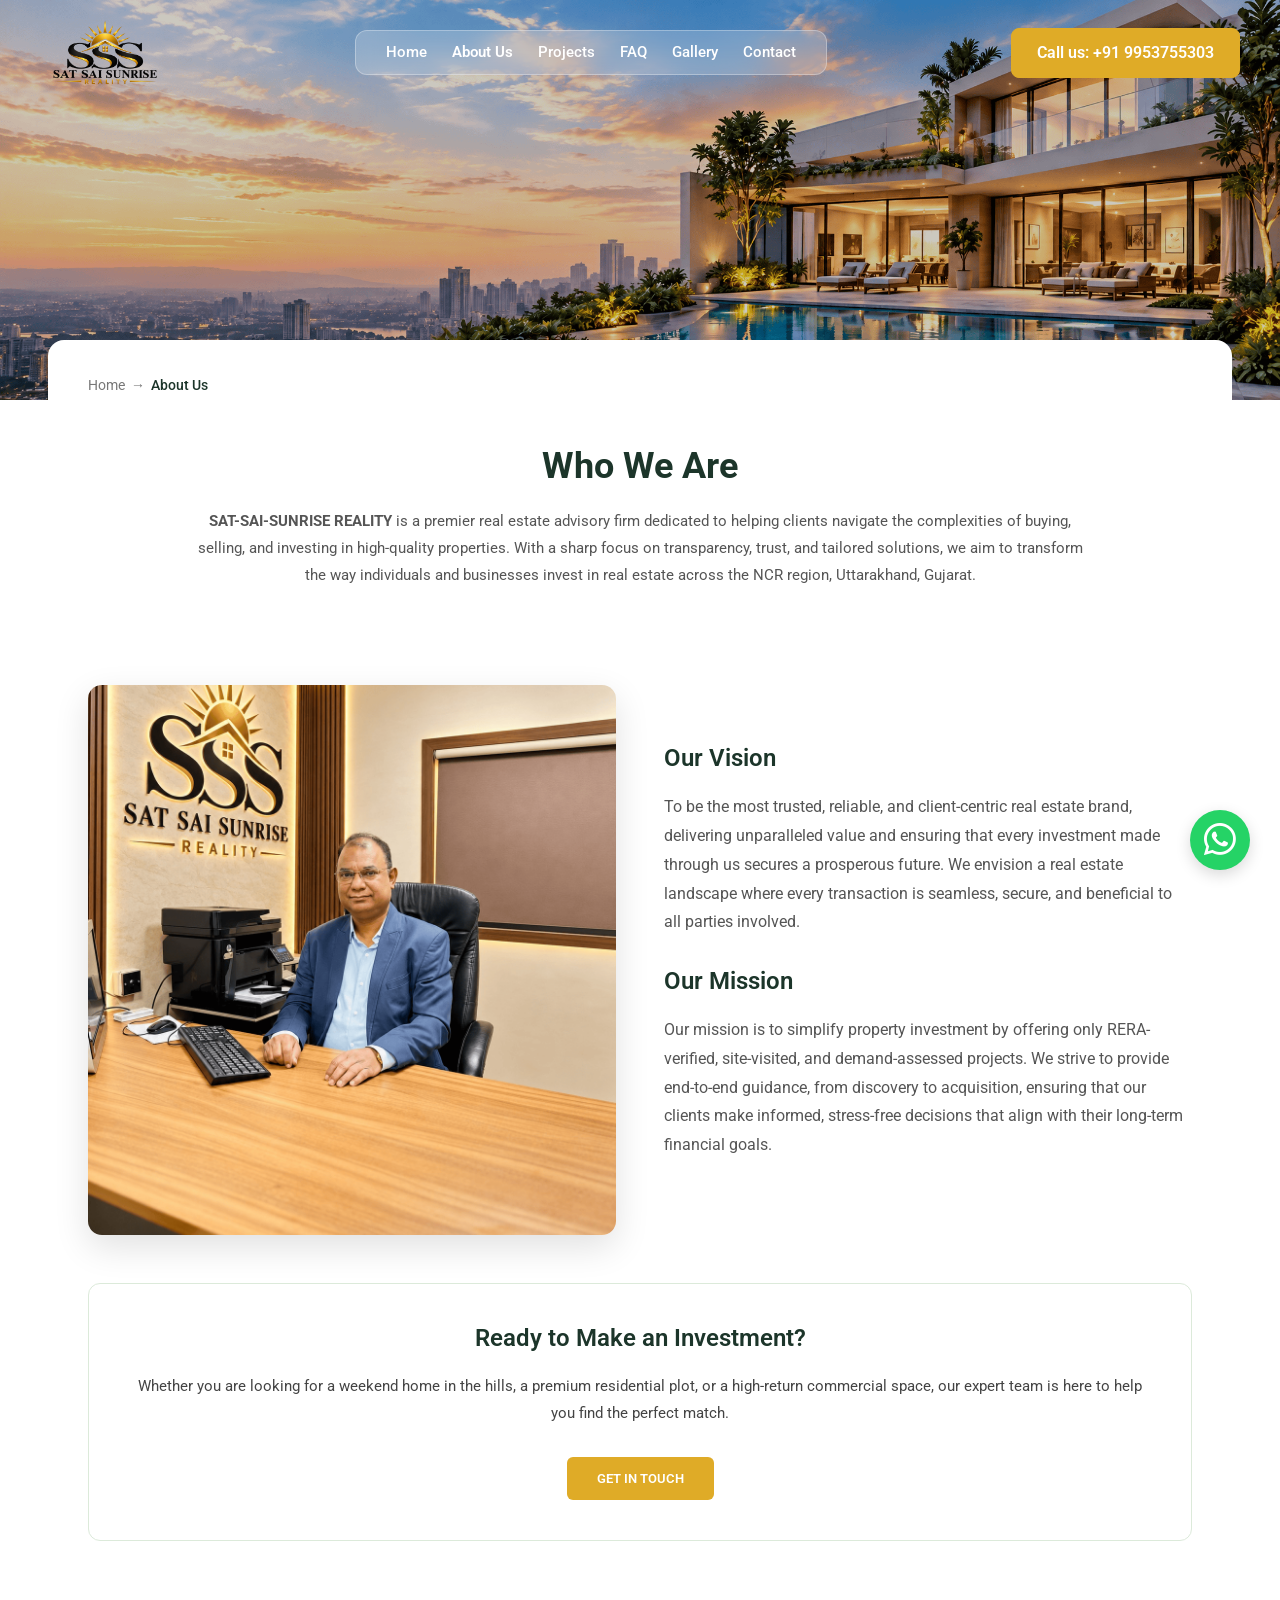
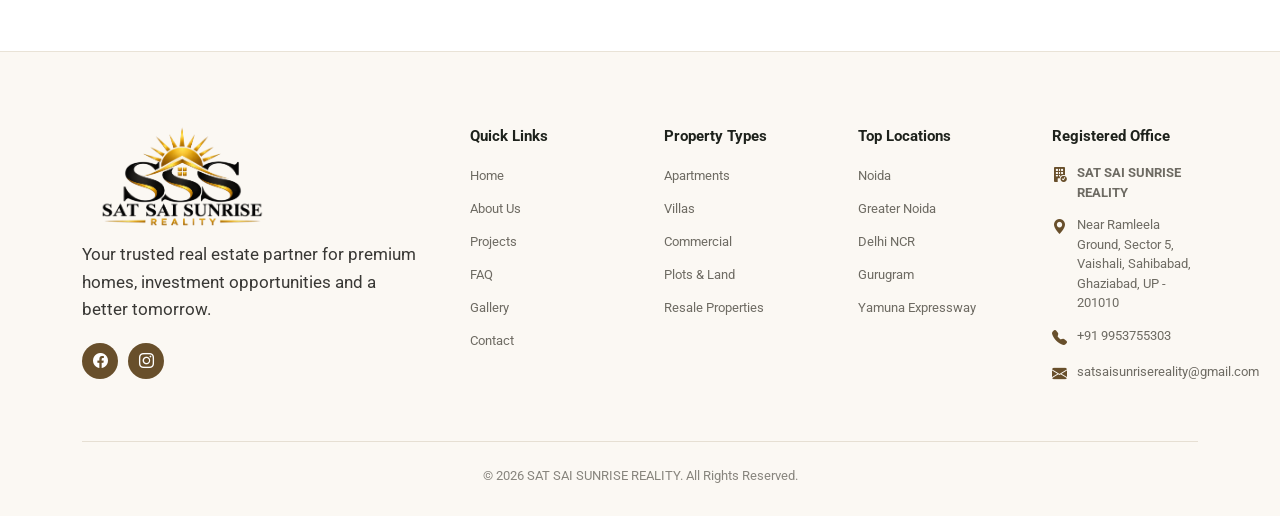
<file: about_us/index.html>
<!DOCTYPE html>
<html lang="en">

<head>
    <meta charset="UTF-8">
    <meta name="viewport" content="width=device-width, initial-scale=1.0">

    <script>
        if (window.location.pathname.endsWith('/index.html')) {
            const cleanPath = window.location.pathname.replace(/\/index\.html$/, '/') || '/';
            window.history.replaceState(null, '', cleanPath + window.location.search + window.location.hash);
        }
    </script>

    <title>About Us | SAT-SAI-SUNRISE REALITY - Leading Real Estate Advisory</title>
    <meta name="description"
        content="Learn about SAT SAI SUNRISE REALITY. Premier real estate advisory in Delhi NCR offering verified commercial spaces, luxury homes, and investment plots.">
    <meta name="keywords" content="About SAT SAI SUNRISE REALITY, real estate consultant Ghaziabad, property advisory Delhi NCR, luxury real estate firm UP">
    <meta name="author" content="SAT SAI SUNRISE REALITY">
    <meta name="robots" content="index, follow, max-snippet:-1, max-image-preview:large, max-video-preview:-1">
    <meta name="googlebot" content="index, follow, max-snippet:-1, max-image-preview:large, max-video-preview:-1">
    <meta name="bingbot" content="index, follow, max-snippet:-1, max-image-preview:large, max-video-preview:-1">
    <link rel="canonical" href="https://satsaisunrisereality.com/about_us/">
    <link rel="alternate" type="text/markdown" href="https://satsaisunrisereality.com/llms.txt" title="LLM Context">
    <link rel="help" type="text/markdown" href="https://satsaisunrisereality.com/llms.txt" title="LLM Documentation">

    <!-- Open Graph / Facebook -->
    <meta property="og:type" content="website">
    <meta property="og:url" content="https://satsaisunrisereality.com/about_us/">
    <meta property="og:title" content="About Us | SAT SAI SUNRISE REALITY">
    <meta property="og:description" content="Discover SAT SAI SUNRISE REALITY. Our journey, advisory philosophy, and verified property portfolio across Delhi NCR & Uttarakhand.">
    <meta property="og:image" content="https://satsaisunrisereality.com/images/SSS-Realty-Logo.png">
    <meta property="og:site_name" content="SAT SAI SUNRISE REALITY">

    <!-- Twitter -->
    <meta name="twitter:card" content="summary_large_image">
    <meta name="twitter:url" content="https://satsaisunrisereality.com/about_us/">
    <meta name="twitter:title" content="About Us | SAT SAI SUNRISE REALITY">
    <meta name="twitter:description" content="Learn about SAT SAI SUNRISE REALITY — trusted real estate advisory in Delhi NCR.">
    <meta name="twitter:image" content="https://satsaisunrisereality.com/images/SSS-Realty-Logo.png">

    <!-- Structured Data (JSON-LD) -->
    <script type="application/ld+json">
    {
      "@context": "https://schema.org",
      "@type": "AboutPage",
      "name": "About SAT SAI SUNRISE REALITY",
      "url": "https://satsaisunrisereality.com/about_us/",
      "mainEntity": {
        "@type": ["RealEstateAgent", "Organization"],
        "name": "SAT SAI SUNRISE REALITY",
        "legalName": "SAT SAI SUNRISE REALITY",
        "telephone": "+919953755303",
        "email": "satsaisunrisereality@gmail.com",
        "address": {
          "@type": "PostalAddress",
          "streetAddress": "Near Ramleela Ground, Sector 5, Vaishali, Sahibabad",
          "addressLocality": "Ghaziabad",
          "addressRegion": "Uttar Pradesh",
          "postalCode": "201010",
          "addressCountry": "IN"
        },
        "sameAs": [
          "https://www.facebook.com/profile.php?id=61582430763586",
          "https://www.instagram.com/saisunrisereality/"
        ]
      }
    }
    </script>

    <!-- Favicon -->
    <link rel="icon" type="image/x-icon" href="../favicon.ico">
    <link rel="icon" type="image/png" sizes="32x32" href="../images/favicon-32x32.png">
    <link rel="icon" type="image/png" sizes="16x16" href="../images/favicon-16x16.png">
    <link rel="icon" type="image/png" href="../images/fevicon-clean.png">
    <link rel="apple-touch-icon" sizes="180x180" href="../images/apple-touch-icon.png">

    <!-- Bootstrap CSS -->
    <link href="https://cdn.jsdelivr.net/npm/bootstrap@5.3.3/dist/css/bootstrap.min.css" rel="stylesheet">
    <!-- Bootstrap Icons -->
    <link rel="stylesheet" href="https://cdn.jsdelivr.net/npm/bootstrap-icons@1.11.3/font/bootstrap-icons.min.css">
    <!-- Google Fonts -->
    <link rel="preconnect" href="https://fonts.googleapis.com">
    <link
        href="https://fonts.googleapis.com/css2?family=Roboto:wght@300;400;500;700;900&display=swap"
        rel="stylesheet">
    <!-- Main CSS -->
    <link rel="stylesheet" href="../css/style.css">
    <!-- Responsive CSS -->
    <link rel="stylesheet" href="../css/responsive.css">

    <style>
        /* Specific Styles for Projects Page matching the design */
        .project-hero-header {
            position: relative;
            background: url('../images/Hero-section-bg.png') no-repeat center center / cover;
            min-height: 400px;
            padding-top: 20px;
        }

        .project-hero-header::after {
            content: '';
            position: absolute;
            inset: 0;
            background: rgba(0, 0, 0, 0.2);
        }

        .project-navbar-container {
            position: relative;
            z-index: 10;
            display: flex;
            align-items: center;
            justify-content: space-between;
            padding: 0 40px;
        }

        .project-nav-pill {
            background: rgba(255, 255, 255, 0.2);
            backdrop-filter: blur(10px);
            border-radius: 12px;
            padding: 10px 30px;
            display: flex;
            gap: 25px;
            border: 1px solid rgba(255, 255, 255, 0.3);
        }

        .project-nav-pill a {
            color: #fff;
            text-decoration: none;
            font-weight: 500;
            font-size: 15px;
            transition: color 0.3s;
        }

        .project-nav-pill a:hover {
            color: #f7d488;
        }

        .project-call-btn {
            background: #dfab27;
            color: #fff;
            padding: 12px 25px;
            border-radius: 8px;
            text-decoration: none;
            font-weight: 600;
            border: 1px solid #dfab27;
            transition: all 0.3s;
        }

        .project-call-btn:hover {
            background: #c4931a;
            border-color: #c4931a;
            color: #fff;
        }

        .project-breadcrumb {
            padding: 15px 0 25px 0;
            font-size: 14px;
            color: #777;
        }

        .project-breadcrumb a {
            color: #777;
            text-decoration: none;
        }

        .project-breadcrumb a:hover {
            color: #dfab27;
        }

        .project-content-area {
            background: #fff;
            padding: 20px 40px 50px 40px;
            margin-top: -60px;
            border-radius: 16px 16px 0 0;
            position: relative;
            z-index: 10;
        }

        .project-detail-card {
            border: 1px solid #eaeaea;
            border-radius: 8px;
            padding: 12px;
            background: #fff;
        }

        .project-detail-card img {
            width: 100%;
            height: auto;
            object-fit: cover;
            display: block;
        }

        .project-contact-form {
            background: #1c352a;
            border-radius: 8px;
            padding: 40px 30px;
            position: sticky;
            top: 30px;
        }

        .project-contact-form h4 {
            color: #fff;
            display: flex;
            align-items: center;
            gap: 10px;
            font-weight: 500;
            margin-bottom: 30px;
            font-size: 22px;
        }

        /* New Listing Styles */
        .listing-card {
            border-radius: 12px;
            overflow: hidden;
            position: relative;
            box-shadow: 0 4px 15px rgba(0, 0, 0, 0.1);
            transition: transform 0.3s;
            background: #fff;
            display: block;
            text-decoration: none;
            color: inherit;
        }

        .listing-card:hover {
            transform: translateY(-5px);
            color: inherit;
        }

        .listing-card img {
            width: 150%;
            height: 350px;
            object-fit: cover;
        }

        .card-info {
            padding: 20px;
            background: #fff;
            border-top: 1px solid #eee;
        }

        .card-title {
            font-size: 20px;
            font-weight: 600;
            color: #1c352a;
            margin-bottom: 8px;
        }

        .card-location {
            font-size: 14px;
            color: #666;
            margin-bottom: 0;
            display: flex;
            align-items: center;
            gap: 6px;
        }

        .card-location i {
            color: #dfab27;
        }

        .card-tags {
            position: absolute;
            top: 15px;
            left: 15px;
            right: 15px;
            display: flex;
            justify-content: space-between;
        }

        .tag-dark {
            background: #1c352a;
            color: #fff;
            padding: 5px 12px;
            border-radius: 20px;
            font-size: 12px;
            font-weight: 500;
        }

        .tag-light {
            background: #dceada;
            color: #1c352a;
            padding: 5px 12px;
            border-radius: 20px;
            font-size: 12px;
            font-weight: 500;
        }

        .projects-intro-title {
            color: #1c352a;
            font-size: 36px;
            font-weight: 700;
            margin-bottom: 20px;
        }

        .projects-intro-text {
            color: #555;
            font-size: 15px;
            line-height: 1.8;
            max-width: 900px;
            margin: 0 auto;
        }

        /* Info Box */
        .projects-info-box {
            border: 1px solid #dceada;
            border-radius: 12px;
            padding: 40px;
            background: #fff;
            margin-bottom: 60px;
        }

        .info-box-title {
            color: #1c352a;
            font-size: 24px;
            font-weight: 600;
            margin-bottom: 20px;
        }

        .info-box-text {
            color: #444;
            font-size: 15px;
            line-height: 1.8;
            margin-bottom: 20px;
        }

        .btn-read-more {
            display: inline-block;
            background: #dfab27;
            color: #ffffff;
            padding: 10px 25px;
            border-radius: 6px;
            font-size: 13px;
            font-weight: 600;
            text-decoration: none;
            transition: all 0.3s;
            margin-top: 10px;
        }

        .btn-read-more:hover {
            background: #c4931a;
            color: #ffffff;
        }

        /* FAQ Section */
        .projects-faq-section {
            max-width: 900px;
            margin: 0 auto 50px auto;
        }

        .faq-title {
            color: #1c352a;
            font-size: 32px;
            font-weight: 600;
            margin-bottom: 30px;
        }

        .faq-list {
            display: flex;
            flex-direction: column;
        }

        .faq-item {
            padding: 15px 0;
            border-bottom: 1px solid #eaeaea;
            color: #1c352a;
            font-size: 16px;
            font-weight: 500;
        }

        .faq-item:last-child {
            border-bottom: none;
        }

        .project-contact-form h4 i {
            color: #7ab87a;
            font-size: 18px;
        }

        .form-control-custom {
            background: #fff;
            border: none;
            border-radius: 6px;
            padding: 15px;
            margin-bottom: 20px;
            width: 100%;
            font-size: 14px;
            color: #333;
            outline: none;
        }

        .btn-submit-custom {
            background: #dfab27;
            color: #ffffff;
            border: none;
            padding: 15px;
            border-radius: 6px;
            width: 100%;
            font-weight: 600;
            display: flex;
            align-items: center;
            justify-content: center;
            gap: 8px;
            cursor: pointer;
            transition: all 0.3s;
        }

        .btn-submit-custom:hover {
            background: #c4931a;
            color: #ffffff;
        }

        .whatsapp-float {
            position: fixed;
            bottom: 30px;
            right: 30px;
            background: #25d366;
            color: white;
            border-radius: 50%;
            width: 60px;
            height: 60px;
            display: flex;
            align-items: center;
            justify-content: center;
            font-size: 32px;
            box-shadow: 0 5px 15px rgba(0, 0, 0, 0.15);
            z-index: 100;
            text-decoration: none;
            transition: transform 0.3s;
        }

        .whatsapp-float:hover {
            transform: scale(1.1);
            color: white;
        }

        .project-meta-bar {
            display: flex;
            justify-content: space-between;
            align-items: flex-start;
            border: 1px solid #eaeaea;
            border-radius: 12px;
            padding: 20px 25px;
            margin-top: 30px;
        }

        .project-meta-left h5 {
            font-size: 20px;
            font-weight: 700;
            color: #113426;
            margin-bottom: 8px;
        }

        .project-meta-left p {
            color: #555;
            margin: 0;
            display: flex;
            align-items: center;
            gap: 5px;
            font-size: 14.5px;
        }

        .project-meta-right {
            text-align: right;
        }

        .project-meta-right .badge-features {
            background: #d4f0cc;
            color: #113426;
            padding: 5px 15px;
            border-radius: 6px;
            font-weight: 600;
            font-size: 14px;
            margin-bottom: 8px;
            display: inline-block;
        }

        .project-meta-right p {
            color: #666;
            font-size: 14px;
            margin: 0;
        }

        .project-content-block {
            border: 1px solid #eaeaea;
            border-radius: 12px;
            padding: 40px;
            margin-top: 30px;
        }

        .project-content-block h2 {
            font-size: 30px;
            font-weight: 700;
            color: #113426;
            margin-bottom: 25px;
            line-height: 1.4;
        }

        .project-content-block h3 {
            font-size: 24px;
            font-weight: 700;
            color: #113426;
            margin-bottom: 20px;
            margin-top: 40px;
        }

        .project-content-block p {
            color: #555;
            line-height: 1.8;
            font-size: 15px;
            margin-bottom: 18px;
        }

        .project-list {
            list-style: none;
            padding: 0;
            margin-top: 20px;
        }

        .project-list li {
            position: relative;
            padding-left: 20px;
            margin-bottom: 15px;
            color: #555;
            line-height: 1.7;
            font-size: 15px;
        }

        .project-list li::before {
            content: '•';
            position: absolute;
            left: 0;
            top: -2px;
            color: #555;
            font-size: 20px;
        }

        .project-list li strong {
            color: #333;
        }

        .amenities-grid {
            display: grid;
            grid-template-columns: repeat(3, 1fr);
            gap: 18px;
            margin-top: 25px;
        }

        .amenity-item {
            color: #555;
            font-size: 15px;
            display: flex;
            align-items: center;
            gap: 10px;
        }

        .amenity-item i {
            color: #7ab87a;
            font-size: 18px;
        }

        .faq-accordion .accordion-item {
            border: none;
            border-bottom: 1px solid #eaeaea;
            border-radius: 0;
        }

        .faq-accordion .accordion-item:last-child {
            border-bottom: none;
        }

        .faq-accordion .accordion-button {
            padding: 20px 0;
            font-weight: 600;
            color: #113426;
            background: transparent !important;
            box-shadow: none !important;
            font-size: 16px;
        }

        .faq-accordion .accordion-button:not(.collapsed) {
            color: #113426;
            background-color: #f8f9fa !important;
        }

        .faq-accordion .accordion-body {
            padding: 0 0 20px 0;
            color: #666;
            line-height: 1.7;
        }

        @media (max-width: 768px) {
            .project-meta-bar {
                flex-direction: column;
                gap: 15px;
            }

            .project-meta-right {
                text-align: left;
            }

            .amenities-grid {
                grid-template-columns: repeat(2, 1fr);
            }

            .project-navbar-container {
                flex-direction: column;
                gap: 15px;
                padding: 0 15px;
            }

            .project-content-area {
                padding: 20px 15px 50px 15px;
            }

            .projects-intro-title {
                font-size: 24px;
            }

            .projects-info-box {
                padding: 25px;
            }

            .info-box-title {
                font-size: 20px;
            }

            .faq-title {
                font-size: 26px;
            }
        }

        @media (max-width: 500px) {
            .amenities-grid {
                grid-template-columns: 1fr;
            }

            .project-nav-pill {
                flex-wrap: wrap;
                justify-content: center;
                gap: 15px;
                padding: 10px 15px;
            }

            .faq-item {
                font-size: 14px;
            }
        }
    </style>
</head>

<body>

    <header class="project-hero-header">
        <div class="project-navbar-container">
            <!-- Logo -->
            <a href="../" class="navbar-brand">
                <img src="../images/SSS-Realty-Logo.png" alt="SAT SAI SUNRISE REALITY"
                    style="max-height: 65px; object-fit: contain;">
            </a>

            <!-- Center Navbar -->
            <div class="project-nav-pill">
                <a href="../">Home</a>
                <a href="./" style="font-weight: 600;">About Us</a>
                <a href="../projects/">Projects</a>
                <a href="../faq/">FAQ</a>
                <a href="../gallery/">Gallery</a>
                <a href="../contact_us/">Contact</a>
            </div>

            <!-- Right CTA -->
            <a href="tel:9953755303" class="project-call-btn">
                Call us: +91 9953755303
            </a>
        </div>
    </header>

    <!-- Content Area -->
    <div class="project-content-area mx-3 mx-md-5">

        <div class="project-breadcrumb">
            <a href="../">Home</a> &nbsp;&rarr;&nbsp;
            <span style="color: #1c352a; font-weight: 500;">About Us</span>
        </div>

        <div class="container-fluid" style="max-width: 1200px; padding: 0;">
            <div class="text-center mb-5 mt-4">
                <h1 class="projects-intro-title">Who We Are</h1>
                <p class="projects-intro-text">
                    <strong>SAT-SAI-SUNRISE REALITY</strong> is a premier real estate advisory firm dedicated to helping
                    clients navigate
                    the complexities of buying, selling, and investing in high-quality properties. With a sharp focus on
                    transparency, trust, and tailored solutions, we aim to transform the way individuals and businesses
                    invest in real estate across the NCR region, Uttarakhand, Gujarat.
                </p>
            </div>

            <div class="row g-5 align-items-center mb-5 mt-4">
                <div class="col-lg-6">
                    <img src="../images/Client-img.png" alt="About SAT-SAI-SUNRISE"
                        style="width: 100%; height: 550px; object-fit: cover; object-position: center; border-radius: 14px; box-shadow: 0 12px 35px rgba(0,0,0,0.12);">
                </div>
                <div class="col-lg-6">
                    <h2 style="color: #1c352a; font-weight: 600; font-size: 24px; margin-bottom: 20px;">Our Vision</h2>
                    <p style="color: #555; line-height: 1.8; margin-bottom: 30px;">
                        To be the most trusted, reliable, and client-centric real estate brand, delivering unparalleled
                        value and ensuring that every investment made through us secures a prosperous future. We
                        envision a real estate landscape where every transaction is seamless, secure, and beneficial to
                        all parties involved.
                    </p>
                    <h2 style="color: #1c352a; font-weight: 600; font-size: 24px; margin-bottom: 20px;">Our Mission</h2>
                    <p style="color: #555; line-height: 1.8;">
                        Our mission is to simplify property investment by offering only RERA-verified, site-visited, and
                        demand-assessed projects. We strive to provide end-to-end guidance, from discovery to
                        acquisition, ensuring that our clients make informed, stress-free decisions that align with
                        their long-term financial goals.
                    </p>
                </div>
            </div>

            <div class="projects-info-box mt-5 text-center">
                <h2 class="info-box-title">Ready to Make an Investment?</h2>
                <p class="info-box-text">
                    Whether you are looking for a weekend home in the hills, a premium residential plot, or a
                    high-return commercial space, our expert team is here to help you find the perfect match.
                </p>
                <a href="../contact_us/" class="btn-read-more"
                    style="background: #dfab27; color: #fff; padding: 12px 30px; font-weight: 600; border-radius: 6px; display: inline-block; transition: all 0.3s ease;"
                    onmouseover="this.style.backgroundColor='#c4931a'"
                    onmouseout="this.style.backgroundColor='#dfab27'">GET IN TOUCH</a>
            </div>

        </div>
    </div>

    <!-- =====================================================
         MAIN FOOTER
    ====================================================== -->
    <footer class="main-footer">
        <div class="container">
            <div class="row g-4 g-lg-5 footer-top-row">

                <!-- Col 1: Brand & About -->
                <div class="col-lg-4 col-md-12 col-12">
                    <a href="../" class="footer-brand">
                        <div class="brand-content" style="display: flex; align-items: center;">
                            <img src="../images/SSS-Realty-Logo.png" alt="SAT SAI SUNRISE REALITY"
                                style="max-height: 100px;">
                        </div>
                    </a>
                    <p class="footer-about-text">
                        Your trusted real estate partner for premium homes, investment opportunities and a better
                        tomorrow.
                    </p>
                    <div class="footer-social-icons">
                        <a href="https://www.facebook.com/profile.php?id=61582430763586" target="_blank"
                            class="footer-social-btn fb-icon" aria-label="Facebook"><i class="bi bi-facebook"></i></a>
                        <a href="https://www.instagram.com/saisunrisereality/" target="_blank"
                            class="footer-social-btn insta-icon" aria-label="Instagram"><i
                                class="bi bi-instagram"></i></a>
                    </div>
                </div>

                <!-- Col 2: Quick Links -->
                <div class="col-lg-2 col-md-3 col-6">
                    <h4 class="footer-col-title">Quick Links</h4>
                    <ul class="footer-links-list">
                        <li><a href="../">Home</a></li>
                        <li><a href="./">About Us</a></li>
                        <li><a href="../projects/">Projects</a></li>
                        <li><a href="../faq/">FAQ</a></li>
                        <li><a href="../gallery/">Gallery</a></li>
                        <li><a href="../contact_us/">Contact</a></li>
                    </ul>
                </div>

                <!-- Col 3: Property Types -->
                <div class="col-lg-2 col-md-3 col-6">
                    <h4 class="footer-col-title">Property Types</h4>
                    <ul class="footer-links-list">
                        <li><span>Apartments</span></li>
                        <li><span>Villas</span></li>
                        <li><span>Commercial</span></li>
                        <li><span>Plots &amp; Land</span></li>
                        <li><span>Resale Properties</span></li>
                    </ul>
                </div>

                <!-- Col 4: Top Locations -->
                <div class="col-lg-2 col-md-3 col-6">
                    <h4 class="footer-col-title">Top Locations</h4>
                    <ul class="footer-links-list">
                        <li><span>Noida</span></li>
                        <li><span>Greater Noida</span></li>
                        <li><span>Delhi NCR</span></li>
                        <li><span>Gurugram</span></li>
                        <li><span>Yamuna Expressway</span></li>
                    </ul>
                </div>

                <!-- Col 5: Registered Office -->
                <div class="col-lg-2 col-md-3 col-12">
                    <h4 class="footer-col-title">Registered Office</h4>
                    <ul class="footer-contact-list">
                        <li>
                            <i class="bi bi-building-fill-check"></i>
                            <span><strong>SAT SAI SUNRISE REALITY</strong></span>
                        </li>
                        <li>
                            <i class="bi bi-geo-alt-fill"></i>
                            <span>Near Ramleela Ground, Sector 5, Vaishali, Sahibabad, Ghaziabad, UP - 201010</span>
                        </li>
                        <li>
                            <i class="bi bi-telephone-fill"></i>
                            <a href="tel:9953755303">+91 9953755303</a>
                        </li>
                        <li>
                            <i class="bi bi-envelope-fill"></i>
                            <span>satsaisunrisereality@gmail.com</span>
                        </li>
                    </ul>
                </div>

            </div>

            <!-- Bottom Copyright Bar -->
            <div class="footer-bottom-bar">
                <p>© 2026 SAT SAI SUNRISE REALITY. All Rights Reserved.</p>
            </div>
        </div>
    </footer>

    <!-- WhatsApp Floating Button -->
    <a href="https://wa.me/919953755303" target="_blank" class="whatsapp-float" aria-label="Chat on WhatsApp">
        <i class="bi bi-whatsapp"></i>
    </a>

    <script src="https://cdn.jsdelivr.net/npm/bootstrap@5.3.3/dist/js/bootstrap.bundle.min.js"></script>
</body>

</html>
</file>
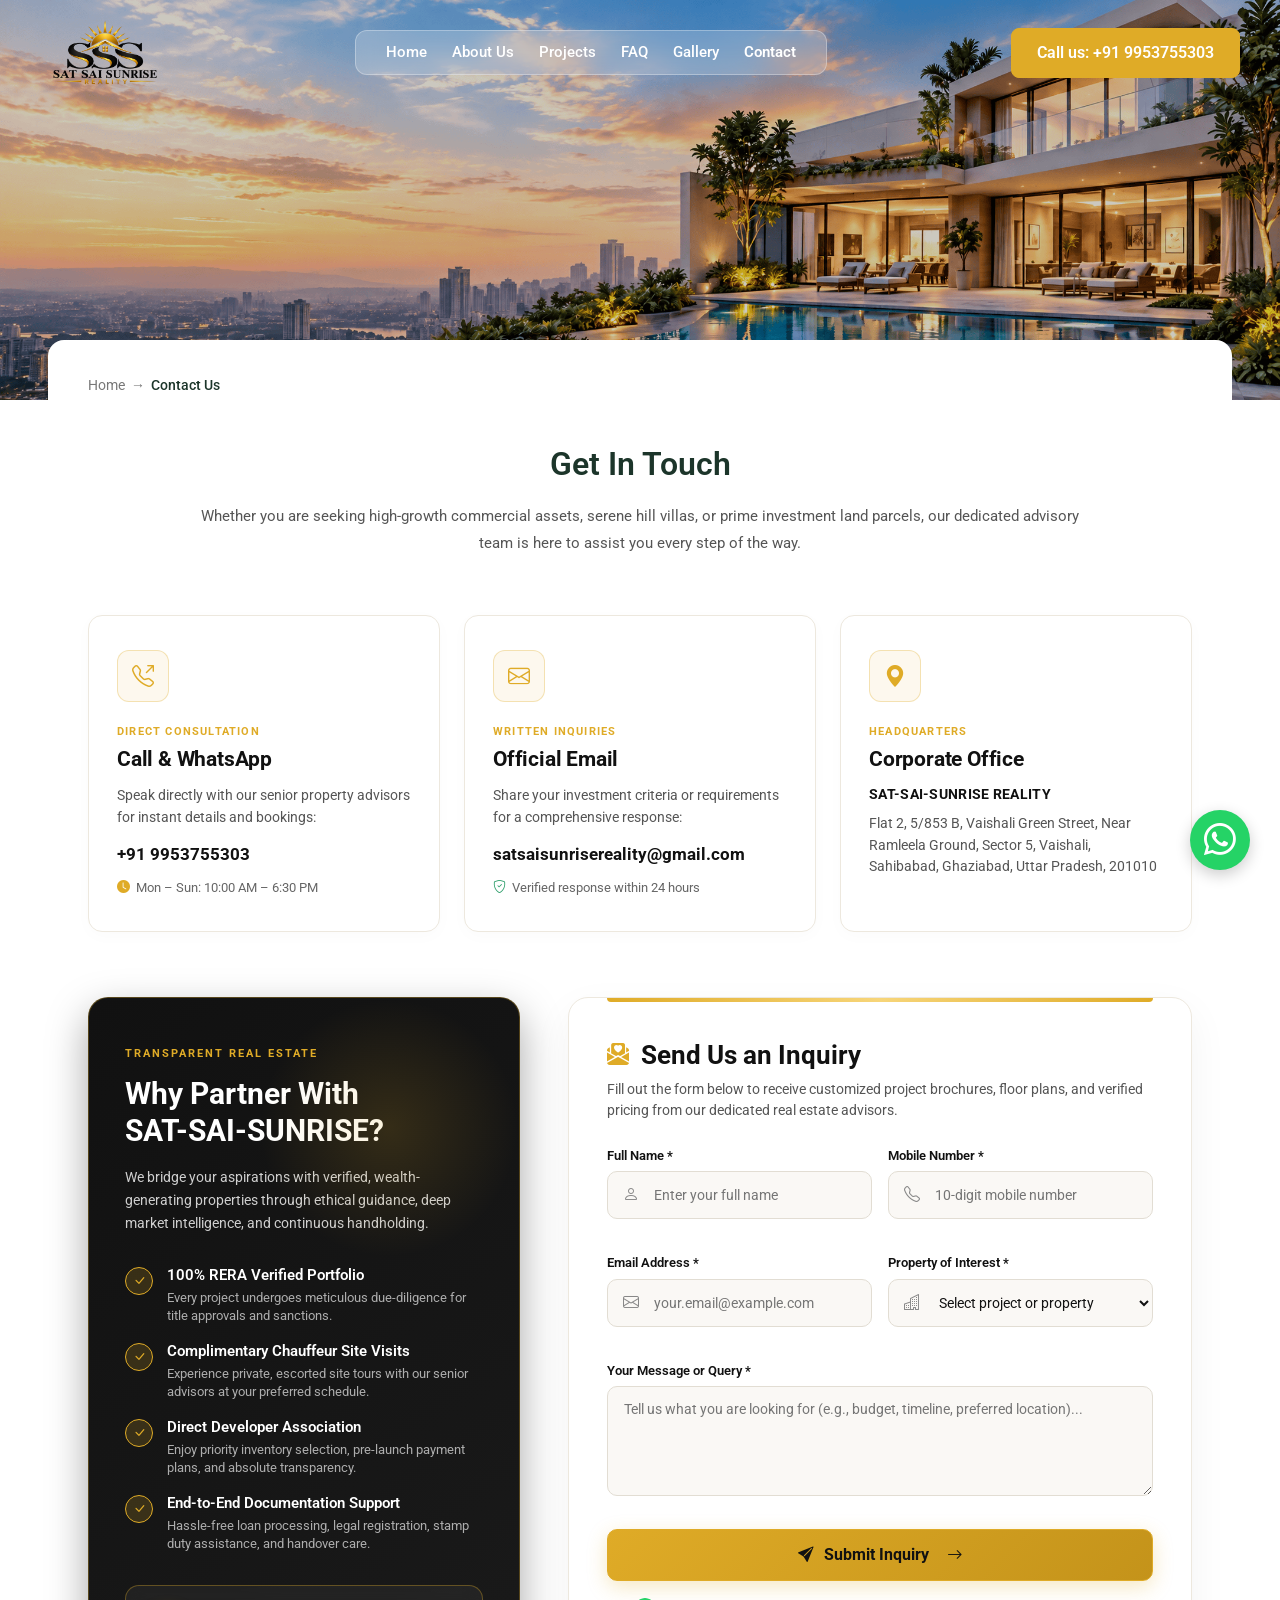
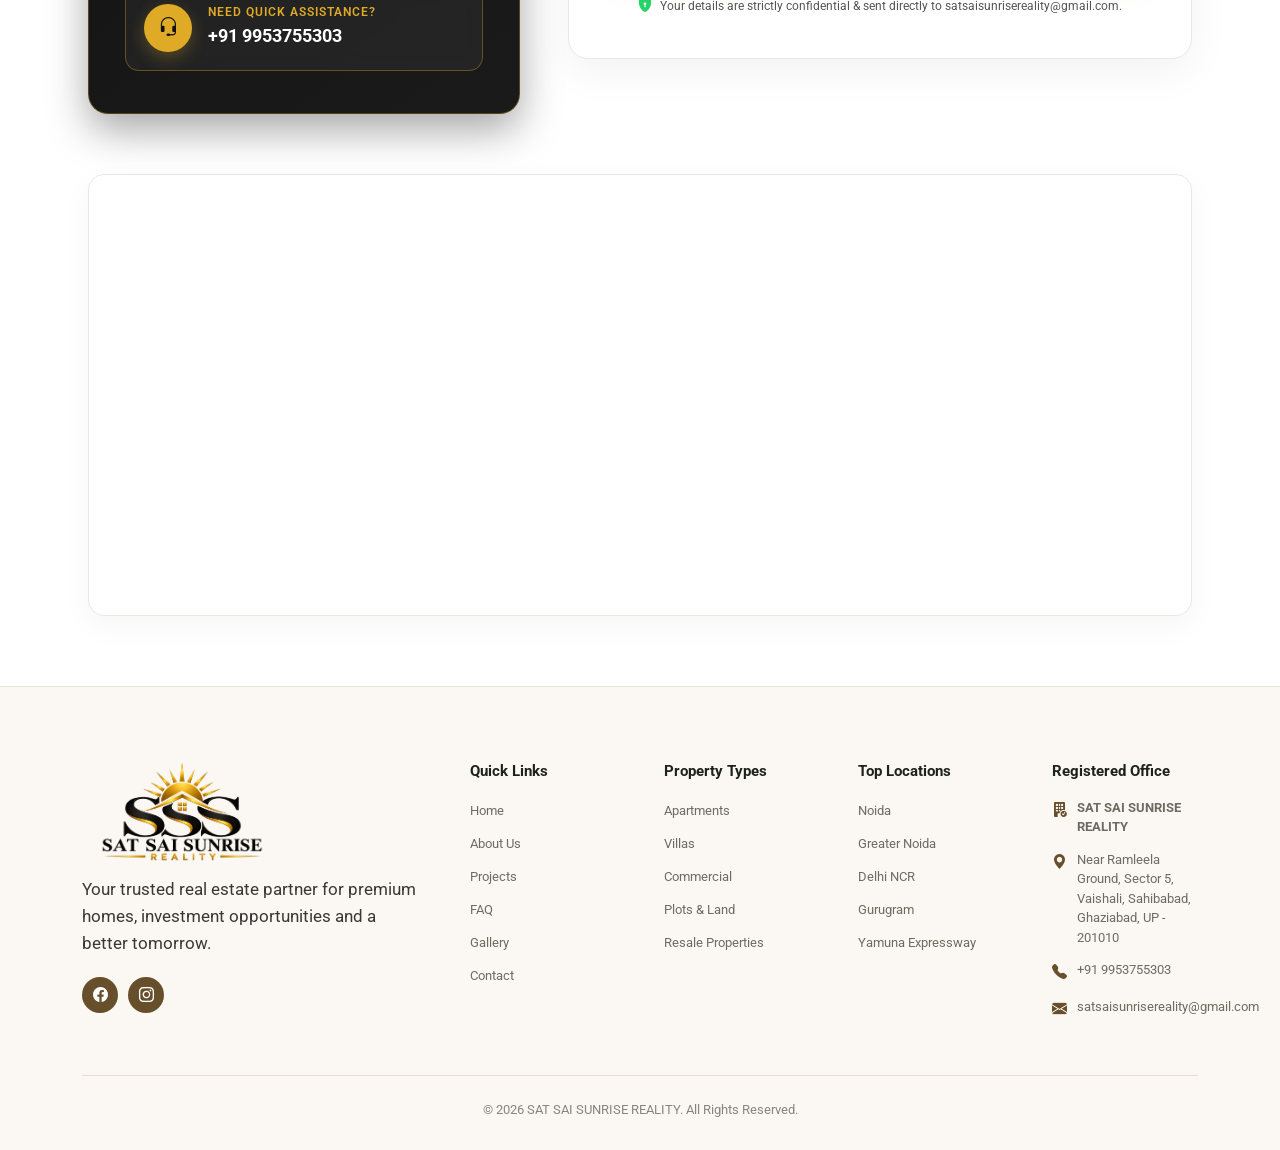
<file: contact_us/index.html>
<!DOCTYPE html>
<html lang="en">

<head>
    <meta charset="UTF-8">
    <meta name="viewport" content="width=device-width, initial-scale=1.0">

    <script>
        if (window.location.pathname.endsWith('/index.html')) {
            const cleanPath = window.location.pathname.replace(/\/index\.html$/, '/') || '/';
            window.history.replaceState(null, '', cleanPath + window.location.search + window.location.hash);
        }
    </script>

    <title>Contact Us | SAT-SAI-SUNRISE REALITY - Real Estate Advisory</title>
    <meta name="description"
        content="Contact SAT SAI SUNRISE REALITY in Vaishali, Ghaziabad. Connect with senior property advisors for commercial shops, luxury villas, and plots.">
    <meta name="keywords" content="SAT SAI SUNRISE REALITY contact, real estate Ghaziabad office, Vaishali property consultant, Sahibabad real estate, The Core Mall contact, buy commercial shop NH-24">
    <meta name="author" content="SAT SAI SUNRISE REALITY">
    <meta name="robots" content="index, follow, max-snippet:-1, max-image-preview:large, max-video-preview:-1">
    <meta name="googlebot" content="index, follow, max-snippet:-1, max-image-preview:large, max-video-preview:-1">
    <meta name="bingbot" content="index, follow, max-snippet:-1, max-image-preview:large, max-video-preview:-1">
    <link rel="canonical" href="https://satsaisunrisereality.com/contact_us/">
    <link rel="alternate" type="text/markdown" href="https://satsaisunrisereality.com/llms.txt" title="LLM Context">
    <link rel="help" type="text/markdown" href="https://satsaisunrisereality.com/llms.txt" title="LLM Documentation">

    <!-- Open Graph / Facebook -->
    <meta property="og:type" content="website">
    <meta property="og:url" content="https://satsaisunrisereality.com/contact_us/">
    <meta property="og:title" content="Contact Us | SAT SAI SUNRISE REALITY">
    <meta property="og:description" content="Reach SAT SAI SUNRISE REALITY. In-person consultation in Vaishali, Sahibabad, Ghaziabad and prompt property advisory across Delhi NCR & Uttarakhand.">
    <meta property="og:image" content="https://satsaisunrisereality.com/images/SSS-Realty-Logo.png">
    <meta property="og:site_name" content="SAT SAI SUNRISE REALITY">

    <!-- Twitter -->
    <meta name="twitter:card" content="summary_large_image">
    <meta name="twitter:url" content="https://satsaisunrisereality.com/contact_us/">
    <meta name="twitter:title" content="Contact Us | SAT SAI SUNRISE REALITY">
    <meta name="twitter:description" content="Reach SAT SAI SUNRISE REALITY. Dedicated real estate consultation in Ghaziabad and Delhi NCR.">
    <meta name="twitter:image" content="https://satsaisunrisereality.com/images/SSS-Realty-Logo.png">

    <!-- Structured Data (JSON-LD) -->
    <script type="application/ld+json">
    {
      "@context": "https://schema.org",
      "@type": "ContactPage",
      "name": "Contact SAT SAI SUNRISE REALITY",
      "url": "https://satsaisunrisereality.com/contact_us/",
      "mainEntity": {
        "@type": ["RealEstateAgent", "Organization"],
        "name": "SAT SAI SUNRISE REALITY",
        "legalName": "SAT SAI SUNRISE REALITY",
        "telephone": "+919953755303",
        "email": "satsaisunrisereality@gmail.com",
        "address": {
          "@type": "PostalAddress",
          "streetAddress": "Near Ramleela Ground, Sector 5, Vaishali, Sahibabad",
          "addressLocality": "Ghaziabad",
          "addressRegion": "Uttar Pradesh",
          "postalCode": "201010",
          "addressCountry": "IN"
        },
        "sameAs": [
          "https://www.facebook.com/profile.php?id=61582430763586",
          "https://www.instagram.com/saisunrisereality/"
        ]
      }
    }
    </script>

    <!-- Favicon -->
    <link rel="icon" type="image/x-icon" href="../favicon.ico">
    <link rel="icon" type="image/png" sizes="32x32" href="../images/favicon-32x32.png">
    <link rel="icon" type="image/png" sizes="16x16" href="../images/favicon-16x16.png">
    <link rel="icon" type="image/png" href="../images/fevicon-clean.png">
    <link rel="apple-touch-icon" sizes="180x180" href="../images/apple-touch-icon.png">

    <!-- Bootstrap CSS -->
    <link href="https://cdn.jsdelivr.net/npm/bootstrap@5.3.3/dist/css/bootstrap.min.css" rel="stylesheet">
    <!-- Bootstrap Icons -->
    <link rel="stylesheet" href="https://cdn.jsdelivr.net/npm/bootstrap-icons@1.11.3/font/bootstrap-icons.min.css">
    <!-- Google Fonts -->
    <link rel="preconnect" href="https://fonts.googleapis.com">
    <link rel="preconnect" href="https://fonts.gstatic.com" crossorigin>
    <link
        href="https://fonts.googleapis.com/css2?family=Roboto:wght@300;400;500;700;900&display=swap"
        rel="stylesheet">
    <!-- Main CSS -->
    <link rel="stylesheet" href="../css/style.css">
    <!-- Responsive CSS -->
    <link rel="stylesheet" href="../css/responsive.css">

    <style>
        /* =====================================================
           HEADER & PAGE STRUCTURE (EXACT MATCH TO ABOUT.HTML)
        ====================================================== */
        .project-hero-header {
            position: relative;
            background: url('../images/Hero-section-bg.png') no-repeat center center / cover;
            min-height: 400px;
            padding-top: 20px;
        }

        .project-hero-header::after {
            content: '';
            position: absolute;
            inset: 0;
            background: rgba(0, 0, 0, 0.2);
            pointer-events: none;
        }

        .project-navbar-container {
            position: relative;
            z-index: 10;
            display: flex;
            align-items: center;
            justify-content: space-between;
            padding: 0 40px;
        }

        .project-nav-pill {
            background: rgba(255, 255, 255, 0.2);
            backdrop-filter: blur(10px);
            -webkit-backdrop-filter: blur(10px);
            border-radius: 12px;
            padding: 10px 30px;
            display: flex;
            gap: 25px;
            border: 1px solid rgba(255, 255, 255, 0.3);
        }

        .project-nav-pill a {
            color: #fff;
            text-decoration: none;
            font-weight: 500;
            font-size: 15px;
            transition: color 0.3s ease;
        }

        .project-nav-pill a:hover,
        .project-nav-pill a.active {
            color: #f7d488;
        }

        .project-call-btn {
            background: #dfab27;
            color: #fff;
            padding: 12px 25px;
            border-radius: 8px;
            text-decoration: none;
            font-weight: 600;
            border: 1px solid #dfab27;
            transition: all 0.3s ease;
            white-space: nowrap;
        }

        .project-call-btn:hover {
            background: #c4931a;
            border-color: #c4931a;
            color: #fff;
        }

        .project-breadcrumb {
            padding: 15px 0 25px 0;
            font-size: 14px;
            color: #777;
        }

        .project-breadcrumb a {
            color: #777;
            text-decoration: none;
            transition: color 0.2s;
        }

        .project-breadcrumb a:hover {
            color: #dfab27;
        }

        .project-content-area {
            background: #fff;
            padding: 20px 40px 50px 40px;
            margin-top: -60px;
            border-radius: 16px 16px 0 0;
            position: relative;
            z-index: 10;
        }

        .projects-intro-title {
            color: #1c352a;
            font-weight: 600;
            font-size: 32px;
            margin-bottom: 20px;
        }

        .projects-intro-text {
            color: #555;
            font-size: 15px;
            line-height: 1.8;
            max-width: 900px;
            margin: 0 auto;
        }

        /* =====================================================
           3 CONTACT CARDS (MATCHING APPROVED SCREENSHOT)
        ====================================================== */
        .contact-cards-section {
            padding: 10px 0 45px 0;
        }

        .luxury-info-card {
            background: #ffffff;
            border-radius: 14px;
            padding: 34px 28px;
            height: 100%;
            border: 1px solid #ede8de;
            box-shadow: 0 4px 18px rgba(0, 0, 0, 0.02);
            transition: all 0.3s ease;
            display: flex;
            flex-direction: column;
        }

        .luxury-info-card:hover {
            transform: translateY(-4px);
            box-shadow: 0 12px 30px rgba(223, 171, 39, 0.12);
            border-color: #dfab27;
        }

        .card-icon-orb {
            width: 52px;
            height: 52px;
            border-radius: 12px;
            background: #fdf8ee;
            border: 1px solid rgba(223, 171, 39, 0.3);
            color: #dfab27;
            display: inline-flex;
            align-items: center;
            justify-content: center;
            font-size: 22px;
            margin-bottom: 22px;
            transition: all 0.3s ease;
        }

        .luxury-info-card:hover .card-icon-orb {
            background: #dfab27;
            color: #ffffff;
            transform: scale(1.05);
            box-shadow: 0 6px 16px rgba(223, 171, 39, 0.28);
        }

        .card-category-tag {
            font-family: 'Roboto', sans-serif;
            font-size: 11px;
            letter-spacing: 1.2px;
            text-transform: uppercase;
            font-weight: 700;
            color: #dfab27;
            margin-bottom: 6px;
            display: block;
        }

        .luxury-info-card h3 {
            font-family: 'Roboto', sans-serif !important;
            font-size: 21px;
            font-weight: 700;
            color: #111111;
            margin-bottom: 12px;
            letter-spacing: -0.2px;
        }

        .card-desc {
            color: #555555;
            font-size: 14px;
            line-height: 1.6;
            margin-bottom: 14px;
        }

        .card-highlight-link {
            font-family: 'Roboto', sans-serif;
            font-size: 16.5px;
            font-weight: 700;
            color: #111111;
            text-decoration: none;
            display: inline-block;
            margin-bottom: 10px;
            transition: color 0.2s ease;
        }

        .card-highlight-link:hover {
            color: #dfab27;
        }

        .card-meta-note {
            font-size: 13px;
            color: #666666;
            margin: 0;
            display: flex;
            align-items: center;
            gap: 6px;
        }

        .card-company-name {
            font-family: 'Roboto', sans-serif;
            font-size: 14px;
            font-weight: 700;
            color: #111111;
            letter-spacing: 0.3px;
            margin-bottom: 8px;
        }

        .card-address-text {
            color: #555555;
            font-size: 13.5px;
            line-height: 1.6;
            margin: 0;
        }

        /* =====================================================
           TWO COLUMN SECTION: ADVANTAGE & FORM
        ====================================================== */
        .contact-main-wrapper {
            padding: 20px 0 50px 0;
        }

        .concierge-card {
            background: linear-gradient(145deg, #111111 0%, #1a1a1a 100%);
            border-radius: 20px;
            padding: 42px 36px;
            color: #ffffff;
            height: 100%;
            position: relative;
            overflow: hidden;
            border: 1px solid rgba(223, 171, 39, 0.32);
            box-shadow: 0 16px 40px rgba(0, 0, 0, 0.35);
        }

        .concierge-card::before {
            content: '';
            position: absolute;
            top: 0;
            right: 0;
            width: 260px;
            height: 260px;
            background: radial-gradient(circle, rgba(223, 171, 39, 0.16) 0%, transparent 70%);
            border-radius: 50%;
            pointer-events: none;
        }

        .concierge-tag {
            display: inline-block;
            font-size: 11px;
            font-weight: 700;
            letter-spacing: 2px;
            color: #dfab27;
            text-transform: uppercase;
            margin-bottom: 12px;
        }

        .concierge-title {
            font-size: 30px;
            font-weight: 700;
            color: #ffffff;
            line-height: 1.25;
            margin-bottom: 16px;
        }

        .concierge-desc {
            font-size: 14px;
            color: rgba(255, 255, 255, 0.8);
            line-height: 1.65;
            margin-bottom: 30px;
        }

        .concierge-perks-list {
            list-style: none;
            padding: 0;
            margin: 0 0 32px 0;
            display: flex;
            flex-direction: column;
            gap: 16px;
        }

        .concierge-perk-item {
            display: flex;
            align-items: flex-start;
            gap: 14px;
        }

        .perk-icon-check {
            width: 28px;
            height: 28px;
            border-radius: 50%;
            background: rgba(223, 171, 39, 0.18);
            border: 1.5px solid #dfab27;
            color: #dfab27;
            display: flex;
            align-items: center;
            justify-content: center;
            font-size: 13px;
            flex-shrink: 0;
            margin-top: 2px;
        }

        .perk-text-title {
            font-size: 14.5px;
            font-weight: 600;
            color: #ffffff;
            margin-bottom: 2px;
        }

        .perk-text-sub {
            font-size: 12.5px;
            color: rgba(255, 255, 255, 0.65);
            line-height: 1.45;
            margin: 0;
        }

        .hotline-subcard {
            background: rgba(255, 255, 255, 0.05);
            backdrop-filter: blur(8px);
            border-radius: 14px;
            padding: 18px;
            border: 1px solid rgba(223, 171, 39, 0.35);
            display: flex;
            align-items: center;
            gap: 16px;
        }

        .hotline-avatar {
            width: 48px;
            height: 48px;
            border-radius: 50%;
            background: #dfab27;
            color: #111111;
            display: flex;
            align-items: center;
            justify-content: center;
            font-size: 20px;
            flex-shrink: 0;
            box-shadow: 0 6px 16px rgba(223, 171, 39, 0.28);
        }

        .hotline-info h6 {
            font-size: 11.5px;
            letter-spacing: 1px;
            color: #dfab27;
            text-transform: uppercase;
            margin-bottom: 2px;
            font-weight: 600;
        }

        .hotline-info a {
            font-size: 18px;
            font-weight: 700;
            color: #ffffff;
            text-decoration: none;
            transition: color 0.2s ease;
        }

        .hotline-info a:hover {
            color: #dfab27;
        }

        .form-luxury-card {
            background: #ffffff;
            border-radius: 20px;
            padding: 42px 38px;
            box-shadow: 0 14px 40px rgba(0, 0, 0, 0.05);
            border: 1px solid #ede8de;
            position: relative;
        }

        .form-top-accent {
            position: absolute;
            top: 0;
            left: 38px;
            right: 38px;
            height: 4px;
            background: linear-gradient(90deg, #dfab27, #f7d579, #dfab27);
            border-radius: 0 0 4px 4px;
        }

        .form-luxury-header {
            margin-bottom: 26px;
        }

        .form-luxury-header h3 {
            font-size: 26px;
            font-weight: 700;
            color: #111111;
            margin-bottom: 8px;
            display: flex;
            align-items: center;
            gap: 12px;
        }

        .form-luxury-header h3 i {
            color: #dfab27;
            font-size: 22px;
        }

        .form-luxury-header p {
            font-size: 13.5px;
            color: #555555;
            margin: 0;
        }

        .luxury-field-group {
            margin-bottom: 18px;
            position: relative;
        }

        .luxury-field-group label {
            display: block;
            font-size: 13px;
            font-weight: 600;
            color: #111111;
            margin-bottom: 6px;
        }

        .input-with-icon {
            position: relative;
        }

        .input-with-icon i {
            position: absolute;
            left: 16px;
            top: 50%;
            transform: translateY(-50%);
            color: #888888;
            font-size: 16px;
            pointer-events: none;
            transition: color 0.25s ease;
        }

        .luxury-input,
        .luxury-select,
        .luxury-textarea {
            width: 100%;
            height: 48px;
            background: #faf8f5;
            border: 1.5px solid #e2ddd3;
            border-radius: 10px;
            padding: 0 16px 0 46px;
            font-size: 14px;
            color: #111111;
            font-family: 'Roboto', sans-serif;
            transition: all 0.25s ease;
            outline: none;
        }

        .luxury-select {
            cursor: pointer;
            padding-right: 36px;
        }

        .luxury-textarea {
            width: 100%;
            height: 110px;
            padding: 12px 16px;
            resize: vertical;
        }

        .luxury-input:focus,
        .luxury-select:focus,
        .luxury-textarea:focus {
            background: #ffffff;
            border-color: #dfab27;
            box-shadow: 0 0 0 3px rgba(223, 171, 39, 0.28);
        }

        .luxury-field-group:focus-within i {
            color: #dfab27;
        }

        .btn-luxury-submit {
            width: 100%;
            height: 52px;
            background: linear-gradient(135deg, #dfab27 0%, #c4931a 100%);
            color: #111111;
            font-weight: 700;
            border: 1.5px solid #dfab27;
            border-radius: 10px;
            font-size: 15.5px;
            display: inline-flex;
            align-items: center;
            justify-content: center;
            gap: 10px;
            cursor: pointer;
            box-shadow: 0 6px 20px rgba(223, 171, 39, 0.28);
            transition: all 0.3s cubic-bezier(0.165, 0.84, 0.44, 1);
        }

        .btn-luxury-submit:hover {
            background: #111111;
            color: #dfab27;
            border-color: #dfab27;
            transform: translateY(-2px);
            box-shadow: 0 10px 26px rgba(0, 0, 0, 0.3);
        }

        .form-guarantee-note {
            display: flex;
            align-items: center;
            justify-content: center;
            gap: 8px;
            font-size: 12px;
            color: #555555;
            margin-top: 14px;
            margin-bottom: 0;
            text-align: center;
        }

        .form-guarantee-note i {
            color: #25D366;
            font-size: 14px;
        }

        /* =====================================================
           MAP SECTION
        ====================================================== */
        .map-showcase-section {
            padding: 10px 0 20px 0;
        }

        .map-luxury-card {
            background: #ffffff;
            border-radius: 16px;
            overflow: hidden;
            border: 1px solid #ede8de;
            box-shadow: 0 10px 30px rgba(0, 0, 0, 0.04);
        }

        .map-iframe-container {
            height: 440px;
            width: 100%;
            position: relative;
        }

        .map-iframe-container iframe {
            width: 100%;
            height: 100%;
            border: 0;
        }

        /* =====================================================
           RESPONSIVE BREAKPOINTS (MATCHING ABOUT & PROJECTS)
        ====================================================== */
        @media (max-width: 991px) {
            .project-navbar-container {
                padding: 0 20px;
            }

            .project-content-area {
                padding: 20px 20px 40px 20px;
            }

            .form-luxury-card {
                padding: 32px 24px;
            }

            .concierge-card {
                padding: 32px 24px;
            }

            .map-iframe-container {
                height: 350px;
            }
        }

        @media (max-width: 768px) {
            .project-hero-header {
                min-height: 320px;
            }

            .project-navbar-container {
                flex-direction: column;
                gap: 15px;
                padding: 0 15px;
            }

            .project-content-area {
                padding: 20px 15px 40px 15px;
                margin-top: -40px;
            }

            .projects-intro-title {
                font-size: 24px;
            }

            .concierge-title {
                font-size: 24px;
            }
        }

        @media (max-width: 500px) {
            .project-nav-pill {
                flex-wrap: wrap;
                justify-content: center;
                gap: 15px;
                padding: 10px 15px;
            }

            .project-call-btn {
                width: 100%;
                justify-content: center;
            }
        }
    </style>
</head>

<body>

    <!-- =====================================================
         HEADER (IDENTICAL TO ABOUT.HTML & PROJECTS.HTML)
    ====================================================== -->
    <header class="project-hero-header">
        <div class="project-navbar-container">
            <!-- Logo -->
            <a href="../" class="navbar-brand">
                <img src="../images/SSS-Realty-Logo.png" alt="SAT SAI SUNRISE REALITY"
                    style="max-height: 65px; object-fit: contain;">
            </a>

            <!-- Center Translucent Navbar Pill -->
            <div class="project-nav-pill">
                <a href="../">Home</a>
                <a href="../about_us/">About Us</a>
                <a href="../projects/">Projects</a>
                <a href="../faq/">FAQ</a>
                <a href="../gallery/">Gallery</a>
                <a href="./" style="font-weight: 600;">Contact</a>
            </div>

            <!-- Right Call CTA Button -->
            <a href="tel:9953755303" class="project-call-btn">
                Call us: +91 9953755303
            </a>
        </div>
    </header>

    <!-- =====================================================
         PAGE STRUCTURE (IDENTICAL TO ABOUT.HTML)
    ====================================================== -->
    <div class="project-content-area mx-3 mx-md-5">

        <!-- Breadcrumb inside the White Content Area -->
        <div class="project-breadcrumb">
            <a href="../">Home</a> &nbsp;&rarr;&nbsp;
            <span style="color: #1c352a; font-weight: 500;">Contact Us</span>
        </div>

        <!-- 1200px Constrained Content Container -->
        <div class="container-fluid" style="max-width: 1200px; padding: 0;">

            <!-- Intro Section (Matching about.html style) -->
            <div class="text-center mb-5 mt-4">
                <h1 class="projects-intro-title">Get In Touch</h1>
                <p class="projects-intro-text">
                    Whether you are seeking high-growth commercial assets, serene hill villas, or prime investment land
                    parcels, our dedicated advisory team is here to assist you every step of the way.
                </p>
            </div>

            <!-- =====================================================
                 3 CONTACT CARDS (MATCHING APPROVED SCREENSHOT)
            ====================================================== -->
            <section class="contact-cards-section">
                <div class="row g-4">

                    <!-- Card 1: Direct Calling & WhatsApp -->
                    <div class="col-lg-4 col-md-6">
                        <div class="luxury-info-card">
                            <div class="card-icon-orb">
                                <i class="bi bi-telephone-outbound"></i>
                            </div>
                            <span class="card-category-tag">DIRECT CONSULTATION</span>
                            <h3>Call &amp; WhatsApp</h3>
                            <p class="card-desc">Speak directly with our senior property advisors for instant details
                                and bookings:</p>
                            <a href="tel:9953755303" class="card-highlight-link">+91 9953755303</a>
                            <p class="card-meta-note">
                                <i class="bi bi-clock-fill" style="color: #dfab27;"></i> Mon – Sun: 10:00 AM – 6:30 PM
                            </p>
                        </div>
                    </div>

                    <!-- Card 2: Official Email Support -->
                    <div class="col-lg-4 col-md-6">
                        <div class="luxury-info-card">
                            <div class="card-icon-orb">
                                <i class="bi bi-envelope"></i>
                            </div>
                            <span class="card-category-tag">WRITTEN INQUIRIES</span>
                            <h3>Official Email</h3>
                            <p class="card-desc">Share your investment criteria or requirements for a comprehensive
                                response:</p>
                            <a href="mailto:satsaisunrisereality@gmail.com"
                                class="card-highlight-link text-break">satsaisunrisereality@gmail.com</a>
                            <p class="card-meta-note">
                                <i class="bi bi-shield-check" style="color: #2e9e6b;"></i> Verified response within 24
                                hours
                            </p>
                        </div>
                    </div>

                    <!-- Card 3: Corporate Office Address -->
                    <div class="col-lg-4 col-md-12">
                        <div class="luxury-info-card">
                            <div class="card-icon-orb">
                                <i class="bi bi-geo-alt-fill"></i>
                            </div>
                            <span class="card-category-tag">HEADQUARTERS</span>
                            <h3>Corporate Office</h3>
                            <div class="card-company-name">SAT-SAI-SUNRISE REALITY</div>
                            <p class="card-address-text">
                                Flat 2, 5/853 B, Vaishali Green Street, Near Ramleela Ground, Sector 5, Vaishali,
                                Sahibabad, Ghaziabad, Uttar Pradesh, 201010
                            </p>
                        </div>
                    </div>

                </div>
            </section>

            <!-- =====================================================
                 TWO-COLUMN SECTION: CONCIERGE ADVANTAGE & LUXURY FORM
            ====================================================== -->
            <section class="contact-main-wrapper">
                <div class="row g-5 align-items-stretch">

                    <!-- Left Column: The SAT-SAI-SUNRISE Advantage -->
                    <div class="col-lg-5">
                        <div class="concierge-card">
                            <span class="concierge-tag">TRANSPARENT REAL ESTATE</span>
                            <h2 class="concierge-title">Why Partner With <br>SAT-SAI-SUNRISE?</h2>
                            <p class="concierge-desc">
                                We bridge your aspirations with verified, wealth-generating properties through ethical
                                guidance, deep market intelligence, and continuous handholding.
                            </p>

                            <ul class="concierge-perks-list">
                                <li class="concierge-perk-item">
                                    <div class="perk-icon-check"><i class="bi bi-check-lg"></i></div>
                                    <div>
                                        <div class="perk-text-title">100% RERA Verified Portfolio</div>
                                        <p class="perk-text-sub">Every project undergoes meticulous due-diligence for
                                            title approvals and sanctions.</p>
                                    </div>
                                </li>
                                <li class="concierge-perk-item">
                                    <div class="perk-icon-check"><i class="bi bi-check-lg"></i></div>
                                    <div>
                                        <div class="perk-text-title">Complimentary Chauffeur Site Visits</div>
                                        <p class="perk-text-sub">Experience private, escorted site tours with our senior
                                            advisors at your preferred schedule.</p>
                                    </div>
                                </li>
                                <li class="concierge-perk-item">
                                    <div class="perk-icon-check"><i class="bi bi-check-lg"></i></div>
                                    <div>
                                        <div class="perk-text-title">Direct Developer Association</div>
                                        <p class="perk-text-sub">Enjoy priority inventory selection, pre-launch payment
                                            plans, and absolute transparency.</p>
                                    </div>
                                </li>
                                <li class="concierge-perk-item">
                                    <div class="perk-icon-check"><i class="bi bi-check-lg"></i></div>
                                    <div>
                                        <div class="perk-text-title">End-to-End Documentation Support</div>
                                        <p class="perk-text-sub">Hassle-free loan processing, legal registration, stamp
                                            duty assistance, and handover care.</p>
                                    </div>
                                </li>
                            </ul>

                            <!-- Direct Hotline Callout -->
                            <div class="hotline-subcard">
                                <div class="hotline-avatar">
                                    <i class="bi bi-headset"></i>
                                </div>
                                <div class="hotline-info">
                                    <h6>Need Quick Assistance?</h6>
                                    <a href="tel:9953755303">+91 9953755303</a>
                                </div>
                            </div>

                        </div>
                    </div>                    <!-- Right Column: Professional Inquiry Contact Form -->
                    <div class="col-lg-7">
                        <div class="form-luxury-card">
                            <div class="form-top-accent"></div>

                            <div class="form-luxury-header">
                                <h3>
                                    <i class="bi bi-envelope-paper-heart-fill"></i> Send Us an Inquiry
                                </h3>
                                <p>Fill out the form below to receive customized project brochures, floor plans, and verified pricing from our dedicated real estate advisors.</p>
                            </div>

                            <!-- Success Notification Box -->
                            <div id="formSuccessMessage" style="display: none;" class="alert alert-success border-0 shadow-sm rounded-3 p-3 mb-4">
                                <div class="d-flex align-items-start gap-3">
                                    <i class="bi bi-check-circle-fill text-success fs-3"></i>
                                    <div>
                                        <h5 class="fw-bold mb-1 text-success">Inquiry Submitted Successfully!</h5>
                                        <p class="mb-1 text-secondary" style="font-size: 14px;">Thank you for reaching out to <strong>SAT SAI SUNRISE REALITY</strong>. Your request has been logged and our property consultant will contact you within 24 hours.</p>
                                        <small class="badge bg-success-subtle text-success border border-success-subtle px-2 py-1">Reference: <strong id="inquiryRefId"></strong></small>
                                    </div>
                                </div>
                            </div>                            <form id="contactPageForm" action="https://formsubmit.co/satsaisunrisereality@gmail.com" method="POST">
                                <!-- FormSubmit Configuration -->
                                <input type="hidden" name="_subject" id="formSubject" value="New Website Inquiry - SAT SAI SUNRISE REALITY">
                                <input type="hidden" name="_template" value="table">
                                <input type="hidden" name="_captcha" value="false">
                                <input type="hidden" name="inquiry_reference" id="hiddenInquiryRef" value="">
                                <input type="hidden" name="_autoresponse" value="Thank you for contacting SAT SAI SUNRISE REALITY. We have received your inquiry and our property advisory team will get in touch with you shortly.">

                                <div class="row g-3">

                                    <!-- Full Name -->
                                    <div class="col-md-6">
                                        <div class="luxury-field-group">
                                            <label for="waName">Full Name *</label>
                                            <div class="input-with-icon">
                                                <i class="bi bi-person"></i>
                                                <input type="text" id="waName" name="name" class="luxury-input"
                                                    placeholder="Enter your full name" required pattern="[A-Za-z\s]+"
                                                    title="Please enter letters only"
                                                    oninput="this.value = this.value.replace(/[^a-zA-Z\s]/g, '')">
                                            </div>
                                        </div>
                                    </div>

                                    <!-- Mobile Number -->
                                    <div class="col-md-6">
                                        <div class="luxury-field-group">
                                            <label for="waPhone">Mobile Number *</label>
                                            <div class="input-with-icon">
                                                <i class="bi bi-telephone"></i>
                                                <input type="tel" id="waPhone" name="phone" class="luxury-input"
                                                    placeholder="10-digit mobile number" required pattern="\d{10}"
                                                    title="Please enter a valid 10-digit mobile number"
                                                    oninput="this.value = this.value.replace(/[^0-9]/g, '')"
                                                    maxlength="10">
                                            </div>
                                        </div>
                                    </div>

                                    <!-- Email Address -->
                                    <div class="col-md-6">
                                        <div class="luxury-field-group">
                                            <label for="waEmail">Email Address *</label>
                                            <div class="input-with-icon">
                                                <i class="bi bi-envelope"></i>
                                                <input type="email" id="waEmail" name="email" class="luxury-input"
                                                    placeholder="your.email@example.com" required
                                                    pattern="[a-z0-9._%+\-]+@[a-z0-9.\-]+\.[a-z]{2,}$"
                                                    title="Please enter a valid email address">
                                            </div>
                                        </div>
                                    </div>

                                    <!-- Property Interest -->
                                    <div class="col-md-6">
                                        <div class="luxury-field-group">
                                            <label for="waProject">Property of Interest *</label>
                                            <div class="input-with-icon">
                                                <i class="bi bi-buildings"></i>
                                                <select id="waProject" name="project" class="luxury-select" required>
                                                    <option value="" disabled selected>Select project or property</option>
                                                    <option value="The Core Mall (Ghaziabad - Commercial)">The Core Mall (Ghaziabad - Commercial)</option>
                                                    <option value="The Aarambh Resorts (Uttarakhand - Plots)">The Aarambh Resorts (Uttarakhand - Plots)</option>
                                                    <option value="Heaven in the Forest (Kainchi Dham - Villas)">Heaven in the Forest (Kainchi Dham - Villas)</option>
                                                    <option value="Luxury Apartments">Luxury Apartments</option>
                                                    <option value="Commercial & Retail Spaces">Commercial &amp; Retail Spaces</option>
                                                    <option value="Plots & Land Investment">Plots &amp; Land Investment</option>
                                                    <option value="General Consultation">General Consultation</option>
                                                </select>
                                            </div>
                                        </div>
                                    </div>

                                    <!-- Message -->
                                    <div class="col-12">
                                        <div class="luxury-field-group">
                                            <label for="waMessage">Your Message or Query *</label>
                                            <textarea id="waMessage" name="message" class="luxury-textarea"
                                                placeholder="Tell us what you are looking for (e.g., budget, timeline, preferred location)..."
                                                required></textarea>
                                        </div>
                                    </div>

                                    <!-- Submit Button -->
                                    <div class="col-12 mt-2">
                                        <button type="submit" class="btn-luxury-submit">
                                            <i class="bi bi-send-fill"></i> Submit Inquiry &nbsp;<i
                                                class="bi bi-arrow-right"></i>
                                        </button>
                                        <p class="form-guarantee-note">
                                            <i class="bi bi-shield-lock-fill"></i> Your details are strictly confidential &amp; sent directly to satsaisunrisereality@gmail.com.
                                        </p>
                                    </div>

                                </div>
                            </form>

                        </div>
                    </div>

                </div>
            </section>

            <!-- =====================================================
                 INTERACTIVE GOOGLE MAP SHOWCASE
            ====================================================== -->
            <section class="map-showcase-section" id="officeMap">
                <div class="map-luxury-card">
                    <div class="map-iframe-container">
                        <iframe width="100%" height="100%" frameborder="0" scrolling="no" marginheight="0"
                            marginwidth="0" title="SAT-SAI-SUNRISE Office Location Map"
                            src="https://maps.google.com/maps?width=100%25&amp;height=600&amp;hl=en&amp;q=Sector%205,%20Vaishali,%20Sahibabad,%20Ghaziabad,%20Uttar%20Pradesh%20-%20201010,%20India&amp;t=&amp;z=15&amp;ie=UTF8&amp;iwloc=B&amp;output=embed"
                            loading="lazy"></iframe>
                    </div>
                </div>
            </section>

        </div><!-- End of 1200px container-fluid -->

    </div><!-- End of project-content-area -->

    <!-- =====================================================
         WHATSAPP FLOATING BUTTON
    ====================================================== -->
    <a href="https://wa.me/919953755303" target="_blank" class="whatsapp-float" aria-label="Chat on WhatsApp">
        <i class="bi bi-whatsapp"></i>
    </a>

    <!-- =====================================================
         MAIN FOOTER
    ====================================================== -->
    <footer class="main-footer">
        <div class="container">
            <div class="row g-4 g-lg-5 footer-top-row">

                <!-- Col 1: Brand & About -->
                <div class="col-lg-4 col-md-12 col-12">
                    <a href="../" class="footer-brand">
                        <div class="brand-content" style="display: flex; align-items: center;">
                            <img src="../images/SSS-Realty-Logo.png" alt="SAT SAI SUNRISE REALITY"
                                style="max-height: 100px;">
                        </div>
                    </a>
                    <p class="footer-about-text">
                        Your trusted real estate partner for premium homes, investment opportunities and a better
                        tomorrow.
                    </p>
                    <div class="footer-social-icons">
                        <a href="https://www.facebook.com/profile.php?id=61582430763586" target="_blank"
                            class="footer-social-btn fb-icon" aria-label="Facebook"><i class="bi bi-facebook"></i></a>
                        <a href="https://www.instagram.com/saisunrisereality/" target="_blank"
                            class="footer-social-btn insta-icon" aria-label="Instagram"><i
                                class="bi bi-instagram"></i></a>
                    </div>
                </div>

                <!-- Col 2: Quick Links -->
                <div class="col-lg-2 col-md-3 col-6">
                    <h4 class="footer-col-title">Quick Links</h4>
                    <ul class="footer-links-list">
                        <li><a href="../">Home</a></li>
                        <li><a href="../about_us/">About Us</a></li>
                        <li><a href="../projects/">Projects</a></li>
                        <li><a href="../faq/">FAQ</a></li>
                        <li><a href="../gallery/">Gallery</a></li>
                        <li><a href="./">Contact</a></li>
                    </ul>
                </div>

                <!-- Col 3: Property Types -->
                <div class="col-lg-2 col-md-3 col-6">
                    <h4 class="footer-col-title">Property Types</h4>
                    <ul class="footer-links-list">
                        <li><span>Apartments</span></li>
                        <li><span>Villas</span></li>
                        <li><span>Commercial</span></li>
                        <li><span>Plots &amp; Land</span></li>
                        <li><span>Resale Properties</span></li>
                    </ul>
                </div>

                <!-- Col 4: Top Locations -->
                <div class="col-lg-2 col-md-3 col-6">
                    <h4 class="footer-col-title">Top Locations</h4>
                    <ul class="footer-links-list">
                        <li><span>Noida</span></li>
                        <li><span>Greater Noida</span></li>
                        <li><span>Delhi NCR</span></li>
                        <li><span>Gurugram</span></li>
                        <li><span>Yamuna Expressway</span></li>
                    </ul>
                </div>

                <!-- Col 5: Registered Office -->
                <div class="col-lg-2 col-md-3 col-12">
                    <h4 class="footer-col-title">Registered Office</h4>
                    <ul class="footer-contact-list">
                        <li>
                            <i class="bi bi-building-fill-check"></i>
                            <span><strong>SAT SAI SUNRISE REALITY</strong></span>
                        </li>
                        <li>
                            <i class="bi bi-geo-alt-fill"></i>
                            <span>Near Ramleela Ground, Sector 5, Vaishali, Sahibabad, Ghaziabad, UP - 201010</span>
                        </li>
                        <li>
                            <i class="bi bi-telephone-fill"></i>
                            <a href="tel:9953755303">+91 9953755303</a>
                        </li>
                        <li>
                            <i class="bi bi-envelope-fill"></i>
                            <span>satsaisunrisereality@gmail.com</span>
                        </li>
                    </ul>
                </div>

            </div>

            <!-- Bottom Copyright Bar -->
            <div class="footer-bottom-bar">
                <p>© 2026 SAT SAI SUNRISE REALITY. All Rights Reserved.</p>
            </div>
        </div>
    </footer>

    <!-- Bootstrap JS -->
    <script src="https://cdn.jsdelivr.net/npm/bootstrap@5.3.3/dist/js/bootstrap.bundle.min.js"></script>

    <!-- Clean In-Page Email Form Submission Script -->
    <script>
        const contactPageForm = document.getElementById("contactPageForm");
        const formSuccessMessage = document.getElementById("formSuccessMessage");
        const inquiryRefId = document.getElementById("inquiryRefId");

        if (contactPageForm) {
            contactPageForm.addEventListener("submit", async function (e) {
                e.preventDefault();

                const btn = this.querySelector(".btn-luxury-submit");
                const originalHTML = btn.innerHTML;

                // Generate reference number
                const randomNum = Math.floor(10000 + Math.random() * 90000);
                const refCode = "SSS-" + new Date().getFullYear() + "-" + randomNum;

                if (inquiryRefId) {
                    inquiryRefId.textContent = refCode;
                }

                const hiddenRef = document.getElementById("hiddenInquiryRef");
                if (hiddenRef) {
                    hiddenRef.value = refCode;
                }

                const formSubject = document.getElementById("formSubject");
                if (formSubject) {
                    formSubject.value = `New Property Inquiry [${refCode}] - SAT SAI SUNRISE REALITY`;
                }

                if (window.location.protocol === "file:") {
                    return;
                }

                // Show sending state
                btn.disabled = true;
                btn.innerHTML = `<span class="spinner-border spinner-border-sm me-2" role="status" aria-hidden="true"></span> Sending Inquiry to Email...`;

                const formData = new FormData(contactPageForm);
                const dataObj = Object.fromEntries(formData.entries());

                try {
                    // Send via FormSubmit AJAX endpoint to satsaisunrisereality@gmail.com
                    const response = await fetch("https://formsubmit.co/ajax/satsaisunrisereality@gmail.com", {
                        method: "POST",
                        headers: {
                            "Content-Type": "application/json",
                            "Accept": "application/json"
                        },
                        body: JSON.stringify(dataObj)
                    });

                    const result = await response.json();

                    if (result && (result.success === "false" || result.success === false)) {
                        if (result.message && result.message.toLowerCase().includes("activation")) {
                            btn.disabled = false;
                            btn.innerHTML = `<i class="bi bi-envelope-exclamation"></i> Activate in Gmail!`;
                            btn.style.background = "#d97706";
                            alert("FormSubmit Activation Required:\n\nFormSubmit has sent an activation email to satsaisunrisereality@gmail.com. Please open your Gmail (check Inbox or Spam) and click 'Activate Form' once. After that, all inquiries will arrive directly!");
                            return;
                        }
                    }

                    // Display success banner
                    if (formSuccessMessage) {
                        formSuccessMessage.style.display = "block";
                        formSuccessMessage.classList.remove("d-none");
                        formSuccessMessage.scrollIntoView({ behavior: "smooth", block: "nearest" });
                    }

                    // Reset form and update button state
                    contactPageForm.reset();
                    btn.disabled = false;
                    btn.innerHTML = `<i class="bi bi-envelope-check-fill"></i> Inquiry Sent to Mail!`;
                    btn.style.background = "#2e7d32";
                    btn.style.color = "#ffffff";

                    setTimeout(() => {
                        btn.innerHTML = originalHTML;
                        btn.style.background = "";
                        btn.style.color = "";
                    }, 5000);

                } catch (error) {
                    console.warn("AJAX email submission failed, submitting natively:", error);
                    contactPageForm.submit();
                }
            });
        }
    </script>
</body>

</html>
</file>
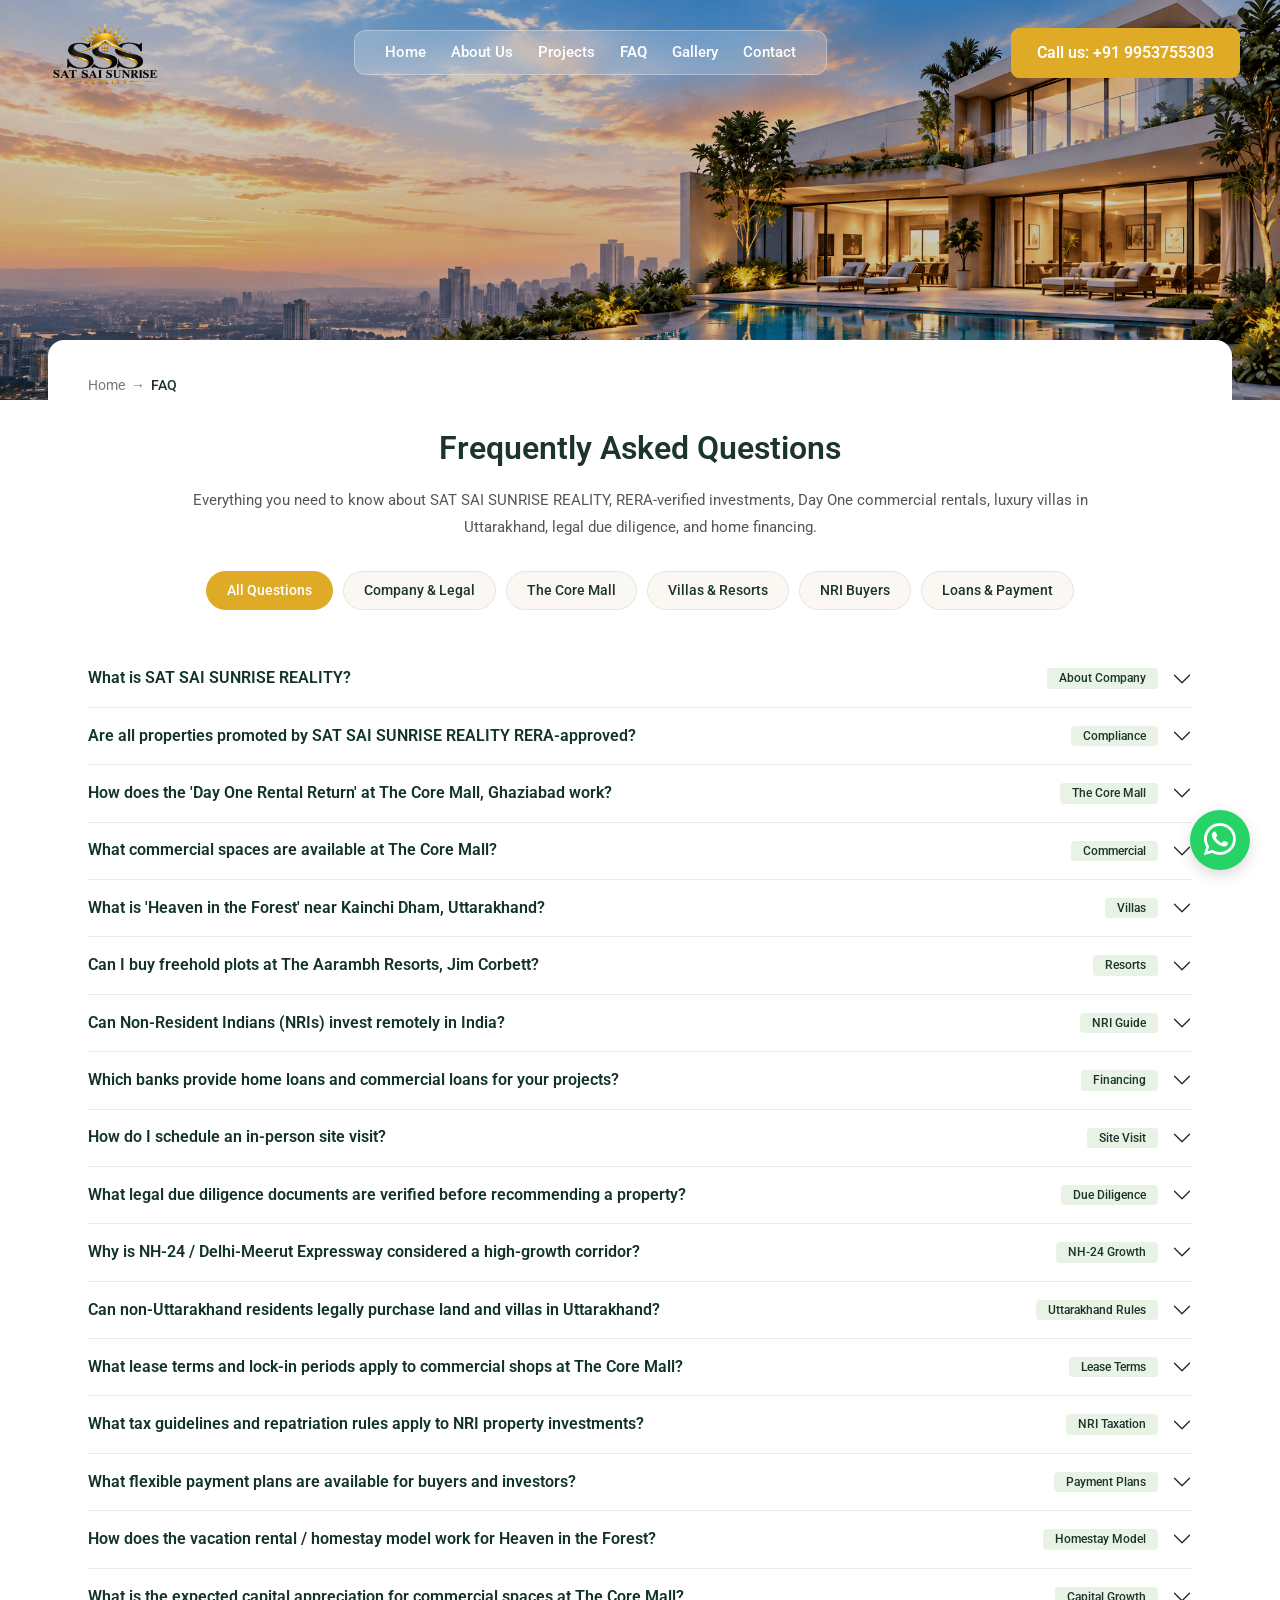
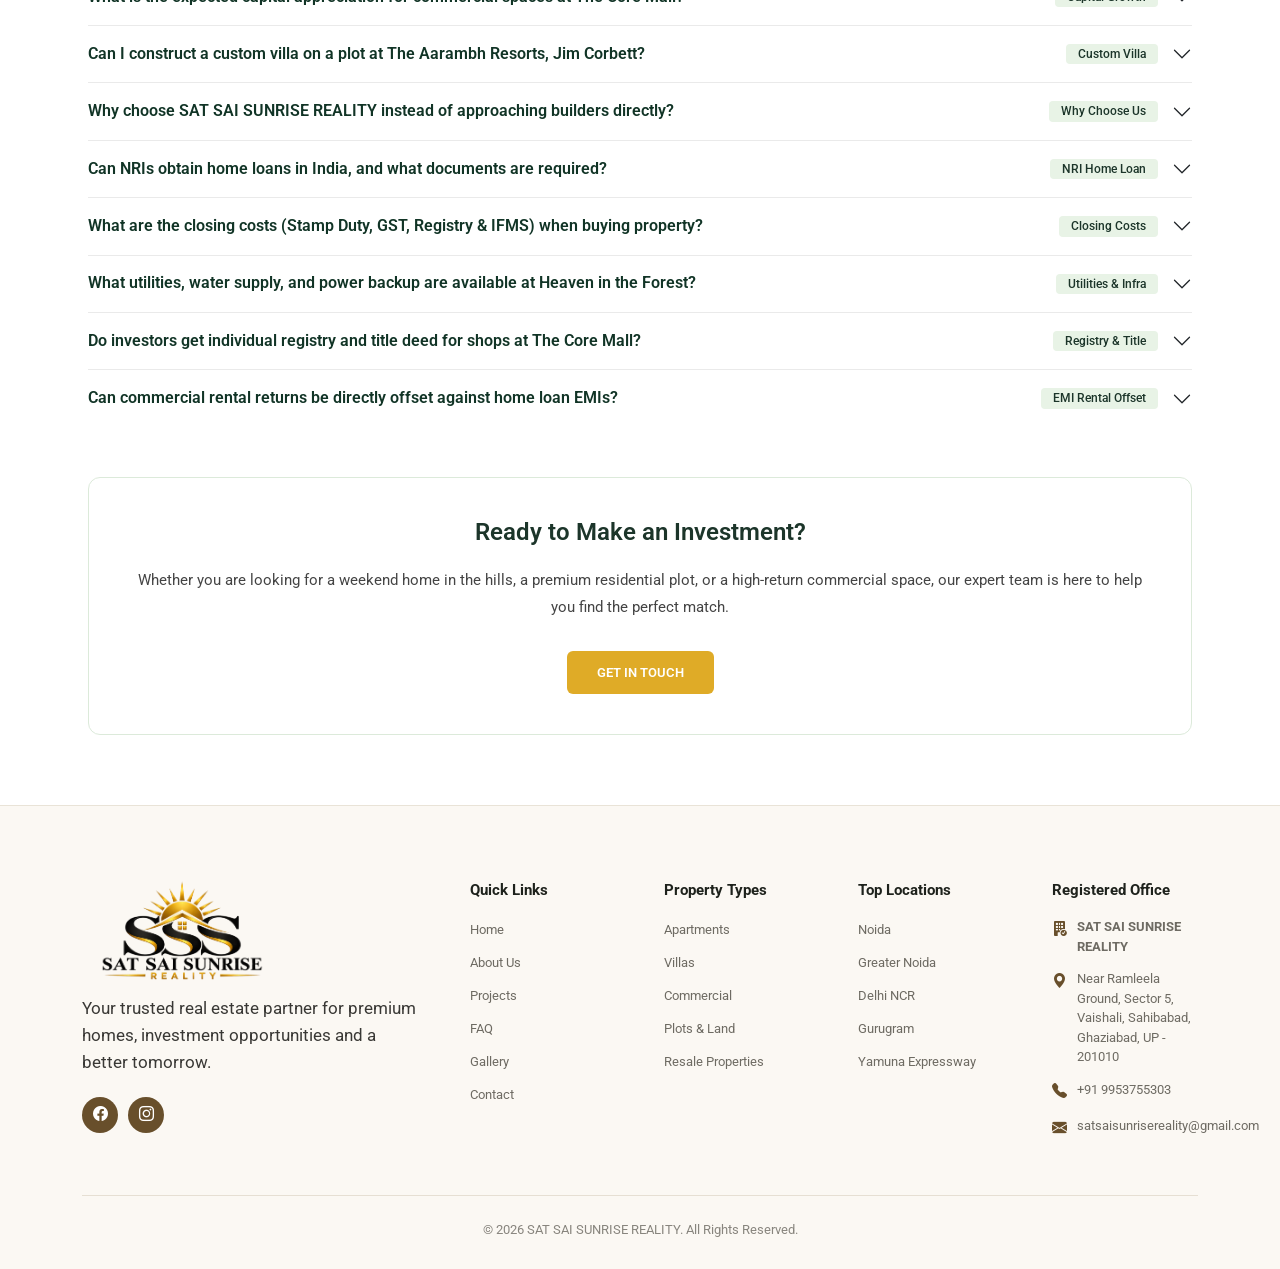
<file: faq/index.html>
<!DOCTYPE html>
<html lang="en">

<head>
    <meta charset="UTF-8">
    <meta name="viewport" content="width=device-width, initial-scale=1.0">

    <script>
        if (window.location.pathname.endsWith('/index.html')) {
            const cleanPath = window.location.pathname.replace(/\/index\.html$/, '/') || '/';
            window.history.replaceState(null, '', cleanPath + window.location.search + window.location.hash);
        }
    </script>

    <title>Frequently Asked Questions (FAQ) | SAT-SAI-SUNRISE REALITY</title>
    <meta name="description"
        content="Frequently asked questions about SAT SAI SUNRISE REALITY, RERA verification, Day One rental income at The Core Mall, villas, and NRI investments.">
    <meta name="keywords" content="SAT SAI SUNRISE REALITY FAQ, The Core Mall investment questions, RERA real estate Ghaziabad, NRI property purchase India, Day 1 rental return NH-24, luxury villa Nainital FAQ">
    <meta name="author" content="SAT SAI SUNRISE REALITY">
    <meta name="robots" content="index, follow, max-snippet:-1, max-image-preview:large, max-video-preview:-1">
    <meta name="googlebot" content="index, follow, max-snippet:-1, max-image-preview:large, max-video-preview:-1">
    <meta name="bingbot" content="index, follow, max-snippet:-1, max-image-preview:large, max-video-preview:-1">
    <link rel="canonical" href="https://satsaisunrisereality.com/faq/">
    <link rel="alternate" type="text/markdown" href="https://satsaisunrisereality.com/llms.txt" title="LLM Context">
    <link rel="help" type="text/markdown" href="https://satsaisunrisereality.com/llms.txt" title="LLM Documentation">

    <!-- Open Graph / Facebook -->
    <meta property="og:type" content="website">
    <meta property="og:url" content="https://satsaisunrisereality.com/faq/">
    <meta property="og:title" content="Frequently Asked Questions | SAT SAI SUNRISE REALITY">
    <meta property="og:description" content="All your property investment questions answered: RERA verification, commercial yields, home loans, NRI guidelines, and legal due diligence.">
    <meta property="og:image" content="https://satsaisunrisereality.com/images/SSS-Realty-Logo.png">
    <meta property="og:site_name" content="SAT SAI SUNRISE REALITY">

    <!-- Twitter -->
    <meta name="twitter:card" content="summary_large_image">
    <meta name="twitter:url" content="https://satsaisunrisereality.com/faq/">
    <meta name="twitter:title" content="FAQ | SAT SAI SUNRISE REALITY">
    <meta name="twitter:description" content="Comprehensive answers for property buyers and investors in Delhi NCR & Uttarakhand.">
    <meta name="twitter:image" content="https://satsaisunrisereality.com/images/SSS-Realty-Logo.png">

    <!-- Favicon -->
    <link rel="icon" type="image/x-icon" href="../favicon.ico">
    <link rel="icon" type="image/png" sizes="32x32" href="../images/favicon-32x32.png">
    <link rel="icon" type="image/png" sizes="16x16" href="../images/favicon-16x16.png">
    <link rel="icon" type="image/png" href="../images/fevicon-clean.png">
    <link rel="apple-touch-icon" sizes="180x180" href="../images/apple-touch-icon.png">

    <!-- Bootstrap CSS -->
    <link href="https://cdn.jsdelivr.net/npm/bootstrap@5.3.3/dist/css/bootstrap.min.css" rel="stylesheet">
    <!-- Bootstrap Icons -->
    <link rel="stylesheet" href="https://cdn.jsdelivr.net/npm/bootstrap-icons@1.11.3/font/bootstrap-icons.min.css">
    <!-- Google Fonts -->
    <link rel="preconnect" href="https://fonts.googleapis.com">
    <link rel="preconnect" href="https://fonts.gstatic.com" crossorigin>
    <link
        href="https://fonts.googleapis.com/css2?family=Roboto:wght@300;400;500;700;900&display=swap"
        rel="stylesheet">
    <!-- Main CSS -->
    <link rel="stylesheet" href="../css/style.css">
    <!-- Responsive CSS -->
    <link rel="stylesheet" href="../css/responsive.css">

    <!-- Structured Data (JSON-LD) FAQPage -->
    <script type="application/ld+json">
    {
      "@context": "https://schema.org",
      "@type": "FAQPage",
      "mainEntity": [
        {
          "@type": "Question",
          "name": "What is SAT SAI SUNRISE REALITY?",
          "acceptedAnswer": {
            "@type": "Answer",
            "text": "SAT SAI SUNRISE REALITY is a premier real estate advisory firm located near Ramleela Ground, Sector 5, Vaishali, Sahibabad, Ghaziabad, Uttar Pradesh - 201010. The firm specializes in RERA-compliant commercial, residential, and retreat developments across Delhi NCR, Western UP, and Uttarakhand."
          }
        },
        {
          "@type": "Question",
          "name": "Are all properties promoted by SAT SAI SUNRISE REALITY RERA-approved?",
          "acceptedAnswer": {
            "@type": "Answer",
            "text": "Yes, all developments marketed and advised by SAT SAI SUNRISE REALITY undergo stringent legal due diligence and comply with the Real Estate (Regulation and Development) Act (RERA) applicable in Uttar Pradesh (UP RERA) and Uttarakhand (UK RERA). We ensure clear land titles, authorized sanction plans, and developer escrow adherence."
          }
        },
        {
          "@type": "Question",
          "name": "How does the 'Day One Rental Return' at The Core Mall, Ghaziabad work?",
          "acceptedAnswer": {
            "@type": "Answer",
            "text": "The Core Mall at Plot-CC1, Sushant Aquapolis (Opp. Crossings Republik, NH-24 Delhi-Meerut Expressway) offers pre-leased commercial retail and food court spaces starting from ₹25 Lakhs*. Investors can earn immediate or Day One rental yields reaching up to ₹1.8 Lakhs per annum backed by strong tenant demand and a captive catchment of 200,000+ residents."
          }
        },
        {
          "@type": "Question",
          "name": "What commercial spaces are available at The Core Mall?",
          "acceptedAnswer": {
            "@type": "Answer",
            "text": "The Core Mall offers double-height high-street retail shops, food court units, corporate office suites, and multiplex entertainment zones catering to investors and businesses."
          }
        },
        {
          "@type": "Question",
          "name": "What is 'Heaven in the Forest' near Kainchi Dham, Uttarakhand?",
          "acceptedAnswer": {
            "@type": "Answer",
            "text": "Heaven in the Forest is a signature collection of luxury mountain villas and scenic nature suites nestled in pine forests near Kainchi Dham (Neem Karoli Baba Ashram) in Nainital, Uttarakhand, ideal for holiday retreats and high-yield homestays."
          }
        },
        {
          "@type": "Question",
          "name": "Can I buy freehold plots at The Aarambh Resorts, Jim Corbett?",
          "acceptedAnswer": {
            "@type": "Answer",
            "text": "Yes, The Aarambh Resorts offers master-planned eco-resort plots and boutique cottages in the wildlife corridor of Jim Corbett National Park with clear registry, freehold ownership, gated security, and resort infrastructure."
          }
        },
        {
          "@type": "Question",
          "name": "Can Non-Resident Indians (NRIs) invest remotely in India?",
          "acceptedAnswer": {
            "@type": "Answer",
            "text": "Yes. Under FEMA and RBI guidelines, NRIs and OCIs can purchase commercial and residential real estate across India without prior approval. SAT SAI SUNRISE REALITY facilitates a 100% remote purchase via virtual site tours, digital KYC, POA guidance, and NRE/NRO banking channels."
          }
        },
        {
          "@type": "Question",
          "name": "Which banks provide home loans and commercial loans for your projects?",
          "acceptedAnswer": {
            "@type": "Answer",
            "text": "Our projects are pre-approved by leading banks including State Bank of India (SBI), HDFC Bank, ICICI Bank, Axis Bank, Bank of Baroda, and PNB Housing Finance with rapid sanctioning and competitive interest rates."
          }
        },
        {
          "@type": "Question",
          "name": "How do I schedule an in-person site visit?",
          "acceptedAnswer": {
            "@type": "Answer",
            "text": "You can schedule a site visit by contacting us at +91 9953755303, sending an inquiry on our website, or visiting our office at Sector 5, Vaishali, Sahibabad, Ghaziabad. We arrange accompanied site tours 7 days a week."
          }
        },
        {
          "@type": "Question",
          "name": "What legal due diligence documents are verified before recommending a property?",
          "acceptedAnswer": {
            "@type": "Answer",
            "text": "We enforce a 7-point due diligence protocol verifying 30-year title deeds, UP/UK RERA registration, authority sanction layouts (GDA/MDDA), statutory fire and environmental NOCs, non-encumbrance certificates (EC), CLU certification, and designated 70% builder escrow accounts."
          }
        },
        {
          "@type": "Question",
          "name": "Why is NH-24 / Delhi-Meerut Expressway considered a high-growth corridor?",
          "acceptedAnswer": {
            "@type": "Answer",
            "text": "NH-24 offers 14-lane signal-free expressway access to Delhi and Noida within 15 minutes, connects to a captive residential catchment of 200,000+ residents in Crossings Republik, and benefits from upcoming RRTS rapid rail transit."
          }
        },
        {
          "@type": "Question",
          "name": "Can non-Uttarakhand residents legally purchase land and villas in Uttarakhand?",
          "acceptedAnswer": {
            "@type": "Answer",
            "text": "Yes. Non-Uttarakhand residents can purchase up to 250 sq. meters (approx 2,700 sq. ft.) of freehold land per family, while there is no ceiling limit on purchasing built-up apartments or villas inside RERA-approved municipal or master-planned enclaves."
          }
        },
        {
          "@type": "Question",
          "name": "What lease terms and lock-in periods apply to commercial shops at The Core Mall?",
          "acceptedAnswer": {
            "@type": "Answer",
            "text": "Commercial spaces with institutional tenants typically feature 9-year long-term leases with 3-year mandatory lock-in periods, 15% rent escalation every 3 years, and direct monthly rental payouts to the owner's bank account."
          }
        },
        {
          "@type": "Question",
          "name": "What tax guidelines and repatriation rules apply to NRI property investments?",
          "acceptedAnswer": {
            "@type": "Answer",
            "text": "NRIs enjoy zero purchase surcharges, full repatriation of rental income up to USD $1 Million per financial year via Form 15CA/15CB, Double Taxation Avoidance Agreement (DTAA) credits, and Section 197 lower TDS certificates."
          }
        },
        {
          "@type": "Question",
          "name": "What flexible payment plans are available for buyers and investors?",
          "acceptedAnswer": {
            "@type": "Answer",
            "text": "We offer Construction-Linked Plans (CLP), Down Payment Plans with maximum upfront discounts, 50:50 and 40:60 flexi payment plans, and rental-offset schemes where commercial payouts begin immediately upon booking."
          }
        },
        {
          "@type": "Question",
          "name": "How does the vacation rental / homestay model work for Heaven in the Forest?",
          "acceptedAnswer": {
            "@type": "Answer",
            "text": "Villa owners can partner with professional hospitality operators who manage Airbnb/OTA listings, housekeeping, and guest check-ins, allowing owners to earn monthly passive income while reserving personal stay days."
          }
        },
        {
          "@type": "Question",
          "name": "What is the expected capital appreciation for commercial spaces at The Core Mall?",
          "acceptedAnswer": {
            "@type": "Answer",
            "text": "Commercial properties on the NH-24 corridor have historically appreciated 12% to 18% per year due to dense captive catchment, severe retail supply scarcity in Crossings Republik, and incoming transit infrastructure."
          }
        },
        {
          "@type": "Question",
          "name": "Can I construct a custom villa on a plot at The Aarambh Resorts, Jim Corbett?",
          "acceptedAnswer": {
            "@type": "Answer",
            "text": "Yes. Buyers receive 100% freehold registry for their individual plot and can either construct their own custom eco-resort villa adhering to design guidelines or select the developer's turnkey cottage construction package."
          }
        },
        {
          "@type": "Question",
          "name": "Why choose SAT SAI SUNRISE REALITY instead of approaching builders directly?",
          "acceptedAnswer": {
            "@type": "Answer",
            "text": "SAT SAI SUNRISE REALITY provides unbiased comparative advice across multiple developers, independent legal due diligence, institutional priority inventory allocations, and complete post-sales assistance at zero additional advisory cost."
          }
        },
        {
          "@type": "Question",
          "name": "Can NRIs obtain home loans in India, and what documents are required?",
          "acceptedAnswer": {
            "@type": "Answer",
            "text": "Yes, Indian banks offer loans up to 75-80% for NRIs. Required documents include passport, visa/work permit, overseas salary slips, bank statements, NRE/NRO accounts, and a registered Power of Attorney (PoA)."
          }
        },
        {
          "@type": "Question",
          "name": "What are the closing costs (Stamp Duty, GST, Registry & IFMS) when buying property?",
          "acceptedAnswer": {
            "@type": "Answer",
            "text": "Closing costs include stamp duty and registration (approx 7-8% in UP, 5-7% in UK), GST (0% on completed ready-to-move, 12% on under-construction commercial), Interest-Free Maintenance Security (IFMS), and electricity meter charges."
          }
        },
        {
          "@type": "Question",
          "name": "What utilities, water supply, and power backup are available at Heaven in the Forest?",
          "acceptedAnswer": {
            "@type": "Answer",
            "text": "The enclave includes a 3-tier gravity spring and borewell water supply, dedicated transformer with 100% DG power backup, high-speed optical fiber internet, and wide all-weather concrete internal roads."
          }
        },
        {
          "@type": "Question",
          "name": "Do investors get individual registry and title deed for shops at The Core Mall?",
          "acceptedAnswer": {
            "@type": "Answer",
            "text": "Yes. Buyers receive 100% individual freehold ownership registered at the Sub-Registrar office with distinct unit demarcation, giving full authority to lease, sell, or mortgage the commercial property."
          }
        },
        {
          "@type": "Question",
          "name": "Can commercial rental returns be directly offset against home loan EMIs?",
          "acceptedAnswer": {
            "@type": "Answer",
            "text": "Yes. Monthly returns from pre-leased units at The Core Mall can offset 60% to 100% of loan EMIs, while interest paid on commercial debt is tax-deductible under Section 24 with no upper cap."
          }
        }
      ]
    }
    </script>

    <style>
        /* Exact Page Structure Matching About Us & Projects */
        .project-hero-header {
            position: relative;
            background: url('../images/Hero-section-bg.png') no-repeat center center / cover;
            min-height: 400px;
            padding-top: 20px;
        }

        .project-hero-header::after {
            content: '';
            position: absolute;
            inset: 0;
            background: rgba(0, 0, 0, 0.2);
        }

        .project-navbar-container {
            position: relative;
            z-index: 10;
            display: flex;
            align-items: center;
            justify-content: space-between;
            padding: 0 40px;
        }

        .project-nav-pill {
            background: rgba(255, 255, 255, 0.2);
            backdrop-filter: blur(10px);
            border-radius: 12px;
            padding: 10px 30px;
            display: flex;
            gap: 25px;
            border: 1px solid rgba(255, 255, 255, 0.3);
        }

        .project-nav-pill a {
            color: #fff;
            text-decoration: none;
            font-weight: 500;
            font-size: 15px;
            transition: color 0.3s;
        }

        .project-nav-pill a:hover,
        .project-nav-pill a.active {
            color: #f7d488;
        }

        .project-call-btn {
            background: #dfab27;
            color: #fff;
            padding: 12px 25px;
            border-radius: 8px;
            text-decoration: none;
            font-weight: 600;
            border: 1px solid #dfab27;
            transition: all 0.3s;
        }

        .project-call-btn:hover {
            background: #c4931a;
            border-color: #c4931a;
            color: #fff;
        }

        .project-breadcrumb {
            padding: 15px 0 25px 0;
            font-size: 14px;
            color: #777;
        }

        .project-breadcrumb a {
            color: #777;
            text-decoration: none;
        }

        .project-breadcrumb a:hover {
            color: #dfab27;
        }

        .project-content-area {
            background: #fff;
            padding: 20px 40px 50px 40px;
            margin-top: -60px;
            border-radius: 16px 16px 0 0;
            position: relative;
            z-index: 10;
        }

        .projects-intro-title {
            color: #1c352a;
            font-size: 32px;
            font-weight: 600;
            margin-bottom: 20px;
        }

        .projects-intro-text {
            color: #555;
            font-size: 15px;
            line-height: 1.8;
            max-width: 900px;
            margin: 0 auto;
        }

        /* Category Filter Pills */
        .faq-filter-wrap {
            display: flex;
            flex-wrap: wrap;
            justify-content: center;
            gap: 10px;
            margin: 30px auto 40px auto;
            max-width: 950px;
        }

        .faq-pill-btn {
            border: 1px solid #dceada;
            background: #fbf8f3;
            color: #1c352a;
            padding: 8px 20px;
            border-radius: 50px;
            font-size: 14px;
            font-weight: 500;
            cursor: pointer;
            transition: all 0.25s;
        }

        .faq-pill-btn:hover,
        .faq-pill-btn.active {
            background: #dfab27;
            color: #ffffff;
            border-color: #dfab27;
        }



        /* FAQ Accordion matching about_us & projects */
        .projects-faq-section {
            max-width: 1120px;
            margin: 0 auto 50px auto;
        }

        .faq-accordion .accordion-item {
            border: none;
            border-bottom: 1px solid #eaeaea;
            border-radius: 0;
            background: transparent;
        }

        .faq-accordion .accordion-item:last-child {
            border-bottom: none;
        }

        .faq-accordion .accordion-button {
            padding: 18px 0;
            font-weight: 600;
            color: #113426;
            background: transparent !important;
            box-shadow: none !important;
            font-size: 15.5px;
            display: flex;
            align-items: center;
            gap: 14px;
        }

        .faq-accordion .accordion-button > span:first-child {
            flex-grow: 1;
        }

        .faq-accordion .accordion-button:not(.collapsed) {
            color: #dfab27;
            background-color: transparent !important;
        }

        .faq-accordion .accordion-body {
            padding: 0 0 20px 0;
            color: #666;
            line-height: 1.8;
            font-size: 15px;
        }

        .faq-category-tag {
            display: inline-block;
            background: #e8f3e6;
            color: #1c352a;
            padding: 3px 12px;
            border-radius: 4px;
            font-size: 12px;
            font-weight: 500;
            white-space: nowrap;
            flex-shrink: 0;
            margin-left: 0;
        }

        /* Info Box matching about_us */
        .projects-info-box {
            border: 1px solid #dceada;
            border-radius: 12px;
            padding: 40px;
            background: #fff;
            margin-bottom: 20px;
        }

        .info-box-title {
            color: #1c352a;
            font-size: 24px;
            font-weight: 600;
            margin-bottom: 20px;
        }

        .info-box-text {
            color: #444;
            font-size: 15px;
            line-height: 1.8;
            margin-bottom: 20px;
        }

        .btn-read-more {
            display: inline-block;
            background: #dfab27;
            color: #ffffff;
            padding: 10px 25px;
            border-radius: 6px;
            font-size: 13px;
            font-weight: 600;
            text-decoration: none;
            transition: all 0.3s;
            margin-top: 10px;
        }

        .btn-read-more:hover {
            background: #c4931a;
            color: #ffffff;
        }

        /* WhatsApp Floating Button */
        .whatsapp-float {
            position: fixed;
            bottom: 30px;
            right: 30px;
            background: #25d366;
            color: white;
            border-radius: 50%;
            width: 60px;
            height: 60px;
            display: flex;
            align-items: center;
            justify-content: center;
            font-size: 32px;
            box-shadow: 0 5px 15px rgba(0, 0, 0, 0.15);
            z-index: 100;
            text-decoration: none;
            transition: transform 0.3s;
        }

        .whatsapp-float:hover {
            transform: scale(1.1);
            color: white;
        }

        @media (max-width: 768px) {
            .project-navbar-container {
                flex-direction: column;
                gap: 15px;
                padding: 0 15px;
            }

            .project-content-area {
                padding: 20px 15px 50px 15px;
            }

            .projects-intro-title {
                font-size: 24px;
            }
        }

        @media (max-width: 500px) {
            .project-nav-pill {
                flex-wrap: wrap;
                justify-content: center;
                gap: 15px;
                padding: 10px 15px;
            }
        }
    </style>
</head>

<body>

    <!-- Header (Identical to About Us, Projects, and Contact Us) -->
    <header class="project-hero-header">
        <div class="project-navbar-container">
            <!-- Logo -->
            <a href="../" class="navbar-brand">
                <img src="../images/SSS-Realty-Logo.png" alt="SAT SAI SUNRISE REALITY"
                    style="max-height: 65px; object-fit: contain;">
            </a>

            <!-- Center Navbar -->
            <div class="project-nav-pill">
                <a href="../">Home</a>
                <a href="../about_us/">About Us</a>
                <a href="../projects/">Projects</a>
                <a href="./" style="font-weight: 600;">FAQ</a>
                <a href="../gallery/">Gallery</a>
                <a href="../contact_us/">Contact</a>
            </div>

            <!-- Right CTA -->
            <a href="tel:9953755303" class="project-call-btn">
                Call us: +91 9953755303
            </a>
        </div>
    </header>

    <!-- Content Area -->
    <div class="project-content-area mx-3 mx-md-5">

        <div class="project-breadcrumb">
            <a href="../">Home</a> &nbsp;&rarr;&nbsp;
            <span style="color: #1c352a; font-weight: 500;">FAQ</span>
        </div>

        <div class="container-fluid" style="max-width: 1200px; padding: 0;">

            <div class="text-center mb-4 mt-2">
                <h1 class="projects-intro-title">Frequently Asked Questions</h1>
                <p class="projects-intro-text">
                    Everything you need to know about SAT SAI SUNRISE REALITY, RERA-verified investments, Day One commercial rentals, luxury villas in Uttarakhand, legal due diligence, and home financing.
                </p>
            </div>



            <!-- Category Filter Pills -->
            <div class="faq-filter-wrap">
                <button type="button" class="faq-pill-btn active" data-category="all">All Questions</button>
                <button type="button" class="faq-pill-btn" data-category="corporate">Company &amp; Legal</button>
                <button type="button" class="faq-pill-btn" data-category="commercial">The Core Mall</button>
                <button type="button" class="faq-pill-btn" data-category="residential">Villas &amp; Resorts</button>
                <button type="button" class="faq-pill-btn" data-category="nri">NRI Buyers</button>
                <button type="button" class="faq-pill-btn" data-category="loans">Loans &amp; Payment</button>
            </div>

            <!-- FAQ Accordion -->
            <div class="projects-faq-section">
                <div class="accordion faq-accordion" id="faqAccordion">

                    <!-- Q1 -->
                    <div class="accordion-item" data-category="corporate">
                        <h2 class="accordion-header" id="headingOne">
                            <button class="accordion-button collapsed" type="button" data-bs-toggle="collapse"
                                data-bs-target="#collapseOne" aria-expanded="false" aria-controls="collapseOne">
                                <span>What is SAT SAI SUNRISE REALITY?</span>
                                <span class="faq-category-tag">About Company</span>
                            </button>
                        </h2>
                        <div id="collapseOne" class="accordion-collapse collapse" aria-labelledby="headingOne"
                            data-bs-parent="#faqAccordion">
                            <div class="accordion-body">
                                <strong>SAT SAI SUNRISE REALITY</strong> is a trusted real estate advisory and project sales consultancy headquartered at: <em>Near Ramleela Ground, Sector 5, Vaishali, Sahibabad, Ghaziabad, Uttar Pradesh - 201010</em>.<br><br>
                                We connect investors and homebuyers with curated, high-growth commercial, luxury residential, and retreat developments across Delhi NCR, Western UP, and Uttarakhand.
                            </div>
                        </div>
                    </div>

                    <!-- Q2 -->
                    <div class="accordion-item" data-category="corporate">
                        <h2 class="accordion-header" id="headingTwo">
                            <button class="accordion-button collapsed" type="button" data-bs-toggle="collapse"
                                data-bs-target="#collapseTwo" aria-expanded="false" aria-controls="collapseTwo">
                                <span>Are all properties promoted by SAT SAI SUNRISE REALITY RERA-approved?</span>
                                <span class="faq-category-tag">Compliance</span>
                            </button>
                        </h2>
                        <div id="collapseTwo" class="accordion-collapse collapse" aria-labelledby="headingTwo"
                            data-bs-parent="#faqAccordion">
                            <div class="accordion-body">
                                Yes, absolutely. We prioritize investor safety above all else. Every commercial mall, luxury villa community, and resort plot presented in our portfolio complies fully with the Real Estate (Regulation and Development) Act under <strong>UP RERA</strong> (Uttar Pradesh) or <strong>UK RERA</strong> (Uttarakhand). We verify sanction maps, title deeds, environmental clearances, and builder escrow accounts before onboarding any project.
                            </div>
                        </div>
                    </div>

                    <!-- Q3 -->
                    <div class="accordion-item" data-category="commercial">
                        <h2 class="accordion-header" id="headingThree">
                            <button class="accordion-button collapsed" type="button" data-bs-toggle="collapse"
                                data-bs-target="#collapseThree" aria-expanded="false" aria-controls="collapseThree">
                                <span>How does the 'Day One Rental Return' at The Core Mall, Ghaziabad work?</span>
                                <span class="faq-category-tag">The Core Mall</span>
                            </button>
                        </h2>
                        <div id="collapseThree" class="accordion-collapse collapse" aria-labelledby="headingThree"
                            data-bs-parent="#faqAccordion">
                            <div class="accordion-body">
                                <strong>The Core Mall</strong> (Plot-CC1, Sushant Aquapolis, Opp. Crossings Republik on NH-24 / Delhi-Meerut Expressway) is structured to provide investors with immediate income generation.<br><br>
                                Units start from <strong>₹25 Lakhs*</strong>, and select pre-leased retail spaces and food court units offer annual rental yield potential up to <strong>₹1.8 Lakhs per annum</strong> from Day One. Because the mall directly serves an affluent captive residential population of over 200,000 residents in Crossings Republik, demand from national retail brands and QSR chains ensures consistent footfall and sustainable yields.
                            </div>
                        </div>
                    </div>

                    <!-- Q4 -->
                    <div class="accordion-item" data-category="commercial">
                        <h2 class="accordion-header" id="headingFour">
                            <button class="accordion-button collapsed" type="button" data-bs-toggle="collapse"
                                data-bs-target="#collapseFour" aria-expanded="false" aria-controls="collapseFour">
                                <span>What commercial spaces are available at The Core Mall?</span>
                                <span class="faq-category-tag">Commercial</span>
                            </button>
                        </h2>
                        <div id="collapseFour" class="accordion-collapse collapse" aria-labelledby="headingFour"
                            data-bs-parent="#faqAccordion">
                            <div class="accordion-body">
                                The Core Mall offers multiple investment formats tailored to different budgets:
                                <ul>
                                    <li><strong>Double-Height High-Street Retail:</strong> Ground and first-floor shops with atrium visibility and glass facades.</li>
                                    <li><strong>Food Court &amp; Terrace Dining:</strong> Plug-and-play culinary outlets with dedicated kitchen exhaust ducts and gas bank connections.</li>
                                    <li><strong>Corporate Office Suites:</strong> Modern office setups with high-speed elevators and dedicated parking.</li>
                                    <li><strong>Entertainment &amp; Multiplex Zone:</strong> High-footfall entertainment zones anchoring family visits.</li>
                                </ul>
                            </div>
                        </div>
                    </div>

                    <!-- Q5 -->
                    <div class="accordion-item" data-category="residential">
                        <h2 class="accordion-header" id="headingFive">
                            <button class="accordion-button collapsed" type="button" data-bs-toggle="collapse"
                                data-bs-target="#collapseFive" aria-expanded="false" aria-controls="collapseFive">
                                <span>What is 'Heaven in the Forest' near Kainchi Dham, Uttarakhand?</span>
                                <span class="faq-category-tag">Villas</span>
                            </button>
                        </h2>
                        <div id="collapseFive" class="accordion-collapse collapse" aria-labelledby="headingFive"
                            data-bs-parent="#faqAccordion">
                            <div class="accordion-body">
                                <strong>Heaven in the Forest</strong> is a signature collection of luxury mountain villas and scenic nature suites nestled in the pine forests near <strong>Kainchi Dham (Neem Karoli Baba Ashram)</strong> in Nainital district, Uttarakhand.<br><br>
                                It is designed for buyers seeking a peaceful Himalayan retreat as well as investors looking for high vacation rental yields. With Kainchi Dham attracting domestic and international visitors year-round, villa owners can operate boutique homestays generating significant seasonal returns.
                            </div>
                        </div>
                    </div>

                    <!-- Q6 -->
                    <div class="accordion-item" data-category="residential">
                        <h2 class="accordion-header" id="headingSix">
                            <button class="accordion-button collapsed" type="button" data-bs-toggle="collapse"
                                data-bs-target="#collapseSix" aria-expanded="false" aria-controls="collapseSix">
                                <span>Can I buy freehold plots at The Aarambh Resorts, Jim Corbett?</span>
                                <span class="faq-category-tag">Resorts</span>
                            </button>
                        </h2>
                        <div id="collapseSix" class="accordion-collapse collapse" aria-labelledby="headingSix"
                            data-bs-parent="#faqAccordion">
                            <div class="accordion-body">
                                Yes. <strong>The Aarambh Resorts</strong> offers master-planned eco-resort plots and boutique cottages situated in the wildlife corridor of Jim Corbett National Park. Buyers receive clear registry and freehold ownership with gated security, boundary demarcation, water/electricity infrastructure, and managed resort amenities.
                            </div>
                        </div>
                    </div>

                    <!-- Q7 -->
                    <div class="accordion-item" data-category="nri">
                        <h2 class="accordion-header" id="headingSeven">
                            <button class="accordion-button collapsed" type="button" data-bs-toggle="collapse"
                                data-bs-target="#collapseSeven" aria-expanded="false" aria-controls="collapseSeven">
                                <span>Can Non-Resident Indians (NRIs) invest remotely in India?</span>
                                <span class="faq-category-tag">NRI Guide</span>
                            </button>
                        </h2>
                        <div id="collapseSeven" class="accordion-collapse collapse" aria-labelledby="headingSeven"
                            data-bs-parent="#faqAccordion">
                            <div class="accordion-body">
                                Yes. Under FEMA and RBI regulations, NRIs and OCIs can purchase commercial and residential real estate across India without prior approval (excluding agricultural/plantation property).<br><br>
                                Our team facilitates a 100% remote purchasing process:
                                <ul>
                                    <li>Live video walkthroughs and aerial drone surveys.</li>
                                    <li>Digital documentation, KYC, and builder allotment processing.</li>
                                    <li>Power of Attorney (PoA) guidance for registration.</li>
                                    <li>Official transactions through NRE/NRO banking channels with full repatriation eligibility.</li>
                                </ul>
                            </div>
                        </div>
                    </div>

                    <!-- Q8 -->
                    <div class="accordion-item" data-category="loans">
                        <h2 class="accordion-header" id="headingEight">
                            <button class="accordion-button collapsed" type="button" data-bs-toggle="collapse"
                                data-bs-target="#collapseEight" aria-expanded="false" aria-controls="collapseEight">
                                <span>Which banks provide home loans and commercial loans for your projects?</span>
                                <span class="faq-category-tag">Financing</span>
                            </button>
                        </h2>
                        <div id="collapseEight" class="accordion-collapse collapse" aria-labelledby="headingEight"
                            data-bs-parent="#faqAccordion">
                            <div class="accordion-body">
                                Our projects are pre-approved by India's leading banks including <strong>State Bank of India (SBI), HDFC Bank, ICICI Bank, Axis Bank, Bank of Baroda, and PNB Housing Finance</strong>.<br><br>
                                Our dedicated home loan desk coordinates directly with bank managers to ensure rapid sanctioning, competitive interest rates, flexible loan tenures, and minimal documentation for salaried, business, and NRI applicants.
                            </div>
                        </div>
                    </div>

                    <!-- Q9 -->
                    <div class="accordion-item" data-category="corporate">
                        <h2 class="accordion-header" id="headingNine">
                            <button class="accordion-button collapsed" type="button" data-bs-toggle="collapse"
                                data-bs-target="#collapseNine" aria-expanded="false" aria-controls="collapseNine">
                                <span>How do I schedule an in-person site visit?</span>
                                <span class="faq-category-tag">Site Visit</span>
                            </button>
                        </h2>
                        <div id="collapseNine" class="accordion-collapse collapse" aria-labelledby="headingNine"
                            data-bs-parent="#faqAccordion">
                            <div class="accordion-body">
                                Scheduling a site inspection is simple and complimentary:
                                <ul>
                                    <li>Submit a request on our <a href="../contact_us/" style="color: #dfab27; text-decoration: underline;">Contact Page</a>.</li>
                                    <li>Call our advisory hotline at <strong>+91 9953755303</strong>.</li>
                                    <li>Visit our registered office in Vaishali, Sahibabad, Ghaziabad for an in-person orientation and site pickup.</li>
                                </ul>
                                Our relationship managers arrange accompanied site tours 7 days a week from 9:00 AM to 8:00 PM.
                            </div>
                        </div>
                    </div>

                    <!-- Q10 -->
                    <div class="accordion-item" data-category="corporate">
                        <h2 class="accordion-header" id="headingTen">
                            <button class="accordion-button collapsed" type="button" data-bs-toggle="collapse"
                                data-bs-target="#collapseTen" aria-expanded="false" aria-controls="collapseTen">
                                <span>What legal due diligence documents are verified before recommending a property?</span>
                                <span class="faq-category-tag">Due Diligence</span>
                            </button>
                        </h2>
                        <div id="collapseTen" class="accordion-collapse collapse" aria-labelledby="headingTen"
                            data-bs-parent="#faqAccordion">
                            <div class="accordion-body">
                                We enforce a stringent 7-point verification protocol on every project:
                                <ul>
                                    <li><strong>Title Search &amp; Chain Deeds:</strong> 30-year historical title verification by senior property advocates to establish clear freehold ownership.</li>
                                    <li><strong>RERA Compliance:</strong> Active registration under UP RERA or UK RERA with verified quarterly filing records.</li>
                                    <li><strong>Authority Sanction Plans:</strong> Layout and structural approvals from local development authorities (GDA, MDDA, etc.).</li>
                                    <li><strong>Statutory NOCs:</strong> Environmental clearance, Fire Department NOC, Airport Authority clearance, and groundwater board approvals.</li>
                                    <li><strong>Encumbrance Certificate (EC):</strong> Verification that land is free from active mortgages, legal disputes, or third-party claims.</li>
                                    <li><strong>Land Conversion (CLU):</strong> Valid Change of Land Use certificates permitting commercial or residential development.</li>
                                    <li><strong>Designated Escrow Accounts:</strong> Confirmation that 70% of collected buyer funds remain ring-fenced for project construction.</li>
                                </ul>
                            </div>
                        </div>
                    </div>

                    <!-- Q11 -->
                    <div class="accordion-item" data-category="commercial">
                        <h2 class="accordion-header" id="headingEleven">
                            <button class="accordion-button collapsed" type="button" data-bs-toggle="collapse"
                                data-bs-target="#collapseEleven" aria-expanded="false" aria-controls="collapseEleven">
                                <span>Why is NH-24 / Delhi-Meerut Expressway considered a high-growth corridor?</span>
                                <span class="faq-category-tag">NH-24 Growth</span>
                            </button>
                        </h2>
                        <div id="collapseEleven" class="accordion-collapse collapse" aria-labelledby="headingEleven"
                            data-bs-parent="#faqAccordion">
                            <div class="accordion-body">
                                NH-24 / 14-lane Delhi-Meerut Expressway is one of the fastest appreciating infrastructure corridors in North India:
                                <ul>
                                    <li><strong>Signal-Free Connectivity:</strong> 10-12 minutes to Noida Sector 62, 15 minutes to Akshardham / Delhi border, and under 40 minutes to Meerut.</li>
                                    <li><strong>Captive Residential Catchment:</strong> Over 200,000 residents already residing in Crossings Republik, Sushant Aquapolis, and Siddharth Vihar create immediate retail footfall.</li>
                                    <li><strong>Upcoming Infrastructure:</strong> Planned RRTS multimodal hub and proposed metro extensions significantly enhance commercial catchment.</li>
                                    <li><strong>Competitive Entry Pricing:</strong> Offers 30-40% lower capital entry than central Noida or Gurugram with higher initial rental yields (7-9% vs 3-5%).</li>
                                </ul>
                            </div>
                        </div>
                    </div>

                    <!-- Q12 -->
                    <div class="accordion-item" data-category="residential">
                        <h2 class="accordion-header" id="headingTwelve">
                            <button class="accordion-button collapsed" type="button" data-bs-toggle="collapse"
                                data-bs-target="#collapseTwelve" aria-expanded="false" aria-controls="collapseTwelve">
                                <span>Can non-Uttarakhand residents legally purchase land and villas in Uttarakhand?</span>
                                <span class="faq-category-tag">Uttarakhand Rules</span>
                            </button>
                        </h2>
                        <div id="collapseTwelve" class="accordion-collapse collapse" aria-labelledby="headingTwelve"
                            data-bs-parent="#faqAccordion">
                            <div class="accordion-body">
                                Yes, non-residents of Uttarakhand can purchase property under the state's legal framework:
                                <ul>
                                    <li><strong>Freehold Land / Plots:</strong> Non-Uttarakhand citizens can purchase up to <strong>250 sq. meters (approx 2,700 sq. ft.)</strong> of agricultural/rural land per family without needing special state cabinet permission.</li>
                                    <li><strong>Villas &amp; Apartments in Gated Enclaves:</strong> There is <strong>no ceiling limit</strong> on purchasing registered built-up apartments, penthouses, or villas constructed inside RERA-approved municipal or master-planned commercial/residential enclaves.</li>
                                    <li><strong>Clear Title Registry:</strong> All our hill retreat properties come with 100% legal registry, mutation (dakhil kharij), and clear non-encumbrance records.</li>
                                </ul>
                            </div>
                        </div>
                    </div>

                    <!-- Q13 -->
                    <div class="accordion-item" data-category="commercial">
                        <h2 class="accordion-header" id="headingThirteen">
                            <button class="accordion-button collapsed" type="button" data-bs-toggle="collapse"
                                data-bs-target="#collapseThirteen" aria-expanded="false" aria-controls="collapseThirteen">
                                <span>What lease terms and lock-in periods apply to commercial shops at The Core Mall?</span>
                                <span class="faq-category-tag">Lease Terms</span>
                            </button>
                        </h2>
                        <div id="collapseThirteen" class="accordion-collapse collapse" aria-labelledby="headingThirteen"
                            data-bs-parent="#faqAccordion">
                            <div class="accordion-body">
                                Commercial units structured with institutional tenants typically feature:
                                <ul>
                                    <li><strong>9-Year Long-Term Leases:</strong> Structured with a mandatory <strong>3-year lock-in period</strong> for the tenant, safeguarding continuous rental cash flow.</li>
                                    <li><strong>Rental Escalation:</strong> Standard 15% rent escalation every 3 years built into the registered lease agreement.</li>
                                    <li><strong>Direct Bank Credit:</strong> Monthly rental yield is credited directly to the investor's designated bank account without brokerage deductions.</li>
                                    <li><strong>Professional CAM Management:</strong> Centralized facility management handles air-conditioning, common lighting, security, power backup, and housekeeping.</li>
                                </ul>
                            </div>
                        </div>
                    </div>

                    <!-- Q14 -->
                    <div class="accordion-item" data-category="nri">
                        <h2 class="accordion-header" id="headingFourteen">
                            <button class="accordion-button collapsed" type="button" data-bs-toggle="collapse"
                                data-bs-target="#collapseFourteen" aria-expanded="false" aria-controls="collapseFourteen">
                                <span>What tax guidelines and repatriation rules apply to NRI property investments?</span>
                                <span class="faq-category-tag">NRI Taxation</span>
                            </button>
                        </h2>
                        <div id="collapseFourteen" class="accordion-collapse collapse" aria-labelledby="headingFourteen"
                            data-bs-parent="#faqAccordion">
                            <div class="accordion-body">
                                Indian tax laws provide clear mechanisms for overseas Indian investors:
                                <ul>
                                    <li><strong>Zero Tax on Purchase:</strong> No special tax is levied at the time of property purchase other than standard stamp duty and registration fees applicable to all Indian citizens.</li>
                                    <li><strong>Rental Repatriation:</strong> Rental earnings deposited into NRO accounts are 100% repatriable up to USD $1 Million per financial year under RBI guidelines upon submission of Form 15CA &amp; 15CB.</li>
                                    <li><strong>Double Taxation Relief (DTAA):</strong> Taxes paid in India can be claimed as a tax credit in countries holding DTAA treaties with India (e.g., USA, UK, UAE, Canada, Singapore, Australia).</li>
                                    <li><strong>Lower TDS Certificates:</strong> Our legal advisory desk assists NRIs in obtaining Section 197 certificates for reduced withholding tax upon eventual resale.</li>
                                </ul>
                            </div>
                        </div>
                    </div>

                    <!-- Q15 -->
                    <div class="accordion-item" data-category="loans">
                        <h2 class="accordion-header" id="headingFifteen">
                            <button class="accordion-button collapsed" type="button" data-bs-toggle="collapse"
                                data-bs-target="#collapseFifteen" aria-expanded="false" aria-controls="collapseFifteen">
                                <span>What flexible payment plans are available for buyers and investors?</span>
                                <span class="faq-category-tag">Payment Plans</span>
                            </button>
                        </h2>
                        <div id="collapseFifteen" class="accordion-collapse collapse" aria-labelledby="headingFifteen"
                            data-bs-parent="#faqAccordion">
                            <div class="accordion-body">
                                Depending on the project stage, several investor-friendly plans are available:
                                <ul>
                                    <li><strong>Construction-Linked Plan (CLP):</strong> Pay installments linked to milestone construction stages (plinth, slab casting, brickwork, finishing).</li>
                                    <li><strong>Down Payment Plan:</strong> 10-20% booking token, balance within 30-45 days with maximum upfront developer pricing discounts.</li>
                                    <li><strong>Flexi Payment Plan (50:50 or 40:60):</strong> Pay 40-50% during booking/excavation and remaining upon receipt of the Offer of Possession.</li>
                                    <li><strong>Rental-Offset / Subvention Structure:</strong> On select pre-leased commercial units, monthly returns begin immediately, effectively subsidizing your financing costs.</li>
                                </ul>
                            </div>
                        </div>
                    </div>

                    <!-- Q16 -->
                    <div class="accordion-item" data-category="residential">
                        <h2 class="accordion-header" id="headingSixteen">
                            <button class="accordion-button collapsed" type="button" data-bs-toggle="collapse"
                                data-bs-target="#collapseSixteen" aria-expanded="false" aria-controls="collapseSixteen">
                                <span>How does the vacation rental / homestay model work for Heaven in the Forest?</span>
                                <span class="faq-category-tag">Homestay Model</span>
                            </button>
                        </h2>
                        <div id="collapseSixteen" class="accordion-collapse collapse" aria-labelledby="headingSixteen"
                            data-bs-parent="#faqAccordion">
                            <div class="accordion-body">
                                For villa buyers interested in passive returns when not occupying their mountain home:
                                <ul>
                                    <li><strong>Turnkey Hospitality Partnership:</strong> Property management teams manage guest bookings, digital listings on Airbnb/MakeMyTrip, and professional linen/housekeeping.</li>
                                    <li><strong>Personal Stay Flexibility:</strong> Owners can block out dates anytime for personal vacations, family retreats, or spiritual visits to Kainchi Dham.</li>
                                    <li><strong>Transparent Revenue Sharing:</strong> Monthly accounting statements and direct disbursement of net homestay earnings into the owner's bank account.</li>
                                    <li><strong>Complete Asset Maintenance:</strong> On-site caretakers ensure 24/7 security, garden upkeep, and winter weatherproofing throughout the year.</li>
                                </ul>
                            </div>
                        </div>
                    </div>

                    <!-- Q17 -->
                    <div class="accordion-item" data-category="commercial">
                        <h2 class="accordion-header" id="headingSeventeen">
                            <button class="accordion-button collapsed" type="button" data-bs-toggle="collapse"
                                data-bs-target="#collapseSeventeen" aria-expanded="false" aria-controls="collapseSeventeen">
                                <span>What is the expected capital appreciation for commercial spaces at The Core Mall?</span>
                                <span class="faq-category-tag">Capital Growth</span>
                            </button>
                        </h2>
                        <div id="collapseSeventeen" class="accordion-collapse collapse" aria-labelledby="headingSeventeen"
                            data-bs-parent="#faqAccordion">
                            <div class="accordion-body">
                                Commercial real estate along the 14-lane Delhi-Meerut Expressway / NH-24 corridor has demonstrated steady historical appreciation of 12% to 18% per annum, propelled by:
                                <ul>
                                    <li><strong>High-Density Demand Catchment:</strong> Established mega-townships like Crossings Republik (over 40,000 occupied apartments) and Sushant Aquapolis have severe scarcity of organized, modern Grade-A retail mall spaces.</li>
                                    <li><strong>Transit Connectivity:</strong> Signal-free drive to Noida Sector 62, Indirapuram, and Central Delhi within 15-20 minutes, backed by upcoming RRTS rapid rail feeder connections.</li>
                                    <li><strong>Brand Tenancy Upgrades:</strong> As national anchors, multiplex operators, and family entertainment centers commence operations, commercial valuations and market rentals appreciate significantly across a 3-5 year holding period.</li>
                                </ul>
                            </div>
                        </div>
                    </div>

                    <!-- Q18 -->
                    <div class="accordion-item" data-category="residential">
                        <h2 class="accordion-header" id="headingEighteen">
                            <button class="accordion-button collapsed" type="button" data-bs-toggle="collapse"
                                data-bs-target="#collapseEighteen" aria-expanded="false" aria-controls="collapseEighteen">
                                <span>Can I construct a custom villa on a plot at The Aarambh Resorts, Jim Corbett?</span>
                                <span class="faq-category-tag">Custom Villa</span>
                            </button>
                        </h2>
                        <div id="collapseEighteen" class="accordion-collapse collapse" aria-labelledby="headingEighteen"
                            data-bs-parent="#faqAccordion">
                            <div class="accordion-body">
                                Yes. When you purchase a resort plot at The Aarambh Resorts:
                                <ul>
                                    <li><strong>Freehold Plot Ownership:</strong> You receive 100% freehold registry of your demarcated plot within the master-planned eco-resort boundary.</li>
                                    <li><strong>Architectural Flexibility:</strong> You may build using your own architect following the eco-resort's structural guidelines (maintaining natural contours, stone/timber textures, and eco-friendly elevations), or select the developer's turnkey luxury cottage construction package.</li>
                                    <li><strong>Fully Developed Site Infrastructure:</strong> Paved internal roads, subterranean electrical cabling, water connections, and perimeter security are fully laid out up to your plot boundary.</li>
                                </ul>
                            </div>
                        </div>
                    </div>

                    <!-- Q19 -->
                    <div class="accordion-item" data-category="corporate">
                        <h2 class="accordion-header" id="headingNineteen">
                            <button class="accordion-button collapsed" type="button" data-bs-toggle="collapse"
                                data-bs-target="#collapseNineteen" aria-expanded="false" aria-controls="collapseNineteen">
                                <span>Why choose SAT SAI SUNRISE REALITY instead of approaching builders directly?</span>
                                <span class="faq-category-tag">Why Choose Us</span>
                            </button>
                        </h2>
                        <div id="collapseNineteen" class="accordion-collapse collapse" aria-labelledby="headingNineteen"
                            data-bs-parent="#faqAccordion">
                            <div class="accordion-body">
                                Partnering with SAT SAI SUNRISE REALITY gives investors significant advantages with zero additional advisory charge for original developer bookings:
                                <ul>
                                    <li><strong>Unbiased Multi-Project Comparison:</strong> Unlike single-project builder sales teams, we evaluate multiple developers and asset classes impartially to match your exact financial goals.</li>
                                    <li><strong>Independent Legal Due Diligence:</strong> We independently verify title deeds, UP/UK RERA filings, master sanction plans, and developer escrow compliance prior to introducing any inventory.</li>
                                    <li><strong>Priority Inventory &amp; Bulk Pricing:</strong> Due to our high transaction volume, our clients receive access to pre-launch allocations, prime corner units, and preferred pricing terms.</li>
                                    <li><strong>Lifetime Post-Sales Support:</strong> We assist through legal registration, loan disbursement, tenant sourcing, and future resale liquidation.</li>
                                </ul>
                            </div>
                        </div>
                    </div>

                    <!-- Q20 -->
                    <div class="accordion-item" data-category="nri">
                        <h2 class="accordion-header" id="headingTwenty">
                            <button class="accordion-button collapsed" type="button" data-bs-toggle="collapse"
                                data-bs-target="#collapseTwenty" aria-expanded="false" aria-controls="collapseTwenty">
                                <span>Can NRIs obtain home loans in India, and what documents are required?</span>
                                <span class="faq-category-tag">NRI Home Loan</span>
                            </button>
                        </h2>
                        <div id="collapseTwenty" class="accordion-collapse collapse" aria-labelledby="headingTwenty"
                            data-bs-parent="#faqAccordion">
                            <div class="accordion-body">
                                Yes. Leading Indian banks (SBI, HDFC Bank, ICICI Bank, Axis Bank) sanction property loans to NRIs and PIOs covering up to 75%–80% of property cost:
                                <ul>
                                    <li><strong>Eligibility:</strong> Salaried or self-employed NRIs with valid passport, overseas employment visa/work permit, and verifiable bank credit history.</li>
                                    <li><strong>Key Documentation:</strong> Passport and visa copies, employment contract / salary slips (last 3-6 months), overseas bank statements (last 6 months), NRE/NRO account statements, and Indian PAN card.</li>
                                    <li><strong>Power of Attorney (PoA):</strong> NRIs can execute a registered Power of Attorney in favor of a family member or nominated representative in India to sign loan contracts and registry deeds.</li>
                                </ul>
                            </div>
                        </div>
                    </div>

                    <!-- Q21 -->
                    <div class="accordion-item" data-category="loans">
                        <h2 class="accordion-header" id="headingTwentyOne">
                            <button class="accordion-button collapsed" type="button" data-bs-toggle="collapse"
                                data-bs-target="#collapseTwentyOne" aria-expanded="false" aria-controls="collapseTwentyOne">
                                <span>What are the closing costs (Stamp Duty, GST, Registry &amp; IFMS) when buying property?</span>
                                <span class="faq-category-tag">Closing Costs</span>
                            </button>
                        </h2>
                        <div id="collapseTwentyOne" class="accordion-collapse collapse" aria-labelledby="headingTwentyOne"
                            data-bs-parent="#faqAccordion">
                            <div class="accordion-body">
                                We maintain complete transparency with no surprise billing. Standard statutory and closing charges include:
                                <ul>
                                    <li><strong>Stamp Duty &amp; Registration:</strong> In Uttar Pradesh, stamp duty is generally 7% (with a 1% concession for female registrants) plus a 1% registration fee. In Uttarakhand, stamp duty is typically 5% (with female concessions) plus a 2% registration fee.</li>
                                    <li><strong>GST (Goods &amp; Services Tax):</strong> 0% GST applies on ready-to-move-in properties with an issued Completion Certificate (CC). For under-construction commercial properties, GST is 12% (with input tax credit advantages).</li>
                                    <li><strong>IFMS (Interest-Free Maintenance Security):</strong> A one-time refundable reserve deposited into the project maintenance fund.</li>
                                    <li><strong>Meter &amp; Infrastructure Charges:</strong> Actual statutory fees for dual electricity meter installation and DG power backup setup.</li>
                                </ul>
                            </div>
                        </div>
                    </div>

                    <!-- Q22 -->
                    <div class="accordion-item" data-category="residential">
                        <h2 class="accordion-header" id="headingTwentyTwo">
                            <button class="accordion-button collapsed" type="button" data-bs-toggle="collapse"
                                data-bs-target="#collapseTwentyTwo" aria-expanded="false" aria-controls="collapseTwentyTwo">
                                <span>What utilities, water supply, and power backup are available at Heaven in the Forest?</span>
                                <span class="faq-category-tag">Utilities &amp; Infra</span>
                            </button>
                        </h2>
                        <div id="collapseTwentyTwo" class="accordion-collapse collapse" aria-labelledby="headingTwentyTwo"
                            data-bs-parent="#faqAccordion">
                            <div class="accordion-body">
                                Heaven in the Forest is engineered for self-sustained year-round luxury and high-altitude comfort:
                                <ul>
                                    <li><strong>3-Tier Water Supply:</strong> Pure Himalayan spring water fed through gravity lines, backed by deep borewell networks and centralized multi-stage water filtration and storage reservoirs.</li>
                                    <li><strong>24/7 Power Backup:</strong> Dedicated on-site transformer connected to the state power grid, supplemented by automated silent generator sets ensuring full electricity backup for lighting, heating, and appliances.</li>
                                    <li><strong>High-Speed Fiber Internet:</strong> Redundant optical fiber connections laid directly into the enclave, providing high-bandwidth speeds suitable for remote corporate work and 4K streaming.</li>
                                    <li><strong>All-Weather Concrete Roads:</strong> Engineered wide internal access roads with masonry side drains ensuring safe navigation during monsoons and winter seasons.</li>
                                </ul>
                            </div>
                        </div>
                    </div>

                    <!-- Q23 -->
                    <div class="accordion-item" data-category="commercial">
                        <h2 class="accordion-header" id="headingTwentyThree">
                            <button class="accordion-button collapsed" type="button" data-bs-toggle="collapse"
                                data-bs-target="#collapseTwentyThree" aria-expanded="false" aria-controls="collapseTwentyThree">
                                <span>Do investors get individual registry and title deed for shops at The Core Mall?</span>
                                <span class="faq-category-tag">Registry &amp; Title</span>
                            </button>
                        </h2>
                        <div id="collapseTwentyThree" class="accordion-collapse collapse" aria-labelledby="headingTwentyThree"
                            data-bs-parent="#faqAccordion">
                            <div class="accordion-body">
                                Yes. Every retail shop, corporate office, and food court space at The Core Mall is sold with 100% sole freehold title:
                                <ul>
                                    <li><strong>Individual Sub-Registrar Registry:</strong> You execute a direct Sale Deed registered in your name at the government Sub-Registrar office with distinct unit and floor demarcation.</li>
                                    <li><strong>Tangible Asset Ownership:</strong> Unlike fractional crowdfunding models where investors only hold shares in an SPV, here you own physical commercial real estate documented in government revenue records.</li>
                                    <li><strong>Full Liquidity &amp; Transfer Rights:</strong> As the sole registered owner, you maintain complete rights to sell, lease, mortgage, or transfer your commercial unit at your discretion.</li>
                                </ul>
                            </div>
                        </div>
                    </div>

                    <!-- Q24 -->
                    <div class="accordion-item" data-category="loans">
                        <h2 class="accordion-header" id="headingTwentyFour">
                            <button class="accordion-button collapsed" type="button" data-bs-toggle="collapse"
                                data-bs-target="#collapseTwentyFour" aria-expanded="false" aria-controls="collapseTwentyFour">
                                <span>Can commercial rental returns be directly offset against home loan EMIs?</span>
                                <span class="faq-category-tag">EMI Rental Offset</span>
                            </button>
                        </h2>
                        <div id="collapseTwentyFour" class="accordion-collapse collapse" aria-labelledby="headingTwentyFour"
                            data-bs-parent="#faqAccordion">
                            <div class="accordion-body">
                                Yes. This self-funding mechanism is widely favored by commercial property investors:
                                <ul>
                                    <li><strong>Immediate Cash Flow Inflow:</strong> Pre-leased retail units at The Core Mall generate day-one rental disbursements directly credited into your linked bank account every month.</li>
                                    <li><strong>EMI Subsidy:</strong> The rental income offsets anywhere between 60% to 100% of your bank loan EMI, meaning the commercial tenant essentially funds your capital asset creation.</li>
                                    <li><strong>Tax Advantages on Commercial Debt:</strong> Under Section 24 of the Income Tax Act, the full interest paid on commercial property loans is tax-deductible against your rental income with no upper monetary cap.</li>
                                </ul>
                            </div>
                        </div>
                    </div>

                </div>
            </div>

            <!-- Info Box (Exact match to About Us) -->
            <div class="projects-info-box mt-5 text-center">
                <h3 class="info-box-title">Ready to Make an Investment?</h3>
                <p class="info-box-text">
                    Whether you are looking for a weekend home in the hills, a premium residential plot, or a
                    high-return commercial space, our expert team is here to help you find the perfect match.
                </p>
                <a href="../contact_us/" class="btn-read-more"
                    style="background: #dfab27; color: #fff; padding: 12px 30px; font-weight: 600; border-radius: 6px; display: inline-block; transition: all 0.3s ease;"
                    onmouseover="this.style.backgroundColor='#c4931a'"
                    onmouseout="this.style.backgroundColor='#dfab27'">GET IN TOUCH</a>
            </div>

        </div>

    </div>

    <!-- WhatsApp Floating Button -->
    <a href="https://wa.me/919953755303" target="_blank" class="whatsapp-float" aria-label="Chat on WhatsApp">
        <i class="bi bi-whatsapp"></i>
    </a>

    <!-- =====================================================
         MAIN FOOTER
    ====================================================== -->
    <footer class="main-footer">
        <div class="container">
            <div class="row g-4 g-lg-5 footer-top-row">

                <!-- Col 1: Brand & About -->
                <div class="col-lg-4 col-md-12 col-12">
                    <a href="../" class="footer-brand">
                        <div class="brand-content" style="display: flex; align-items: center;">
                            <img src="../images/SSS-Realty-Logo.png" alt="SAT SAI SUNRISE REALITY"
                                style="max-height: 100px;">
                        </div>
                    </a>
                    <p class="footer-about-text">
                        Your trusted real estate partner for premium homes, investment opportunities and a better
                        tomorrow.
                    </p>
                    <div class="footer-social-icons">
                        <a href="https://www.facebook.com/profile.php?id=61582430763586" target="_blank"
                            class="footer-social-btn fb-icon" aria-label="Facebook"><i class="bi bi-facebook"></i></a>
                        <a href="https://www.instagram.com/saisunrisereality/" target="_blank"
                            class="footer-social-btn insta-icon" aria-label="Instagram"><i
                                class="bi bi-instagram"></i></a>
                    </div>
                </div>

                <!-- Col 2: Quick Links -->
                <div class="col-lg-2 col-md-3 col-6">
                    <h4 class="footer-col-title">Quick Links</h4>
                    <ul class="footer-links-list">
                        <li><a href="../">Home</a></li>
                        <li><a href="../about_us/">About Us</a></li>
                        <li><a href="../projects/">Projects</a></li>
                        <li><a href="./">FAQ</a></li>
                        <li><a href="../gallery/">Gallery</a></li>
                        <li><a href="../contact_us/">Contact</a></li>
                    </ul>
                </div>

                <!-- Col 3: Property Types -->
                <div class="col-lg-2 col-md-3 col-6">
                    <h4 class="footer-col-title">Property Types</h4>
                    <ul class="footer-links-list">
                        <li><span>Apartments</span></li>
                        <li><span>Villas</span></li>
                        <li><span>Commercial</span></li>
                        <li><span>Plots &amp; Land</span></li>
                        <li><span>Resale Properties</span></li>
                    </ul>
                </div>

                <!-- Col 4: Top Locations -->
                <div class="col-lg-2 col-md-3 col-6">
                    <h4 class="footer-col-title">Top Locations</h4>
                    <ul class="footer-links-list">
                        <li><span>Noida</span></li>
                        <li><span>Greater Noida</span></li>
                        <li><span>Delhi NCR</span></li>
                        <li><span>Gurugram</span></li>
                        <li><span>Yamuna Expressway</span></li>
                    </ul>
                </div>

                <!-- Col 5: Registered Office -->
                <div class="col-lg-2 col-md-3 col-12">
                    <h4 class="footer-col-title">Registered Office</h4>
                    <ul class="footer-contact-list">
                        <li>
                            <i class="bi bi-building-fill-check"></i>
                            <span><strong>SAT SAI SUNRISE REALITY</strong></span>
                        </li>
                        <li>
                            <i class="bi bi-geo-alt-fill"></i>
                            <span>Near Ramleela Ground, Sector 5, Vaishali, Sahibabad, Ghaziabad, UP - 201010</span>
                        </li>
                        <li>
                            <i class="bi bi-telephone-fill"></i>
                            <a href="tel:9953755303">+91 9953755303</a>
                        </li>
                        <li>
                            <i class="bi bi-envelope-fill"></i>
                            <span>satsaisunrisereality@gmail.com</span>
                        </li>
                    </ul>
                </div>

            </div>

            <!-- Bottom Copyright Bar -->
            <div class="footer-bottom-bar">
                <p>© 2026 SAT SAI SUNRISE REALITY. All Rights Reserved.</p>
            </div>
        </div>
    </footer>

    <!-- Bootstrap JS -->
    <script src="https://cdn.jsdelivr.net/npm/bootstrap@5.3.3/dist/js/bootstrap.bundle.min.js"></script>

    <!-- Interactive FAQ Category Filter Script -->
    <script>
        document.addEventListener("DOMContentLoaded", function () {
            const filterBtns = document.querySelectorAll(".faq-pill-btn");
            const accordionItems = document.querySelectorAll("#faqAccordion .accordion-item");

            let activeCategory = "all";

            function filterFaqs() {
                accordionItems.forEach(item => {
                    const itemCat = item.getAttribute("data-category");

                    if (activeCategory === "all" || itemCat === activeCategory) {
                        item.style.display = "";
                    } else {
                        item.style.display = "none";
                    }
                });
            }

            filterBtns.forEach(btn => {
                btn.addEventListener("click", function () {
                    filterBtns.forEach(b => b.classList.remove("active"));
                    this.classList.add("active");
                    activeCategory = this.getAttribute("data-category");
                    filterFaqs();
                });
            });
        });
    </script>
</body>

</html>
</file>
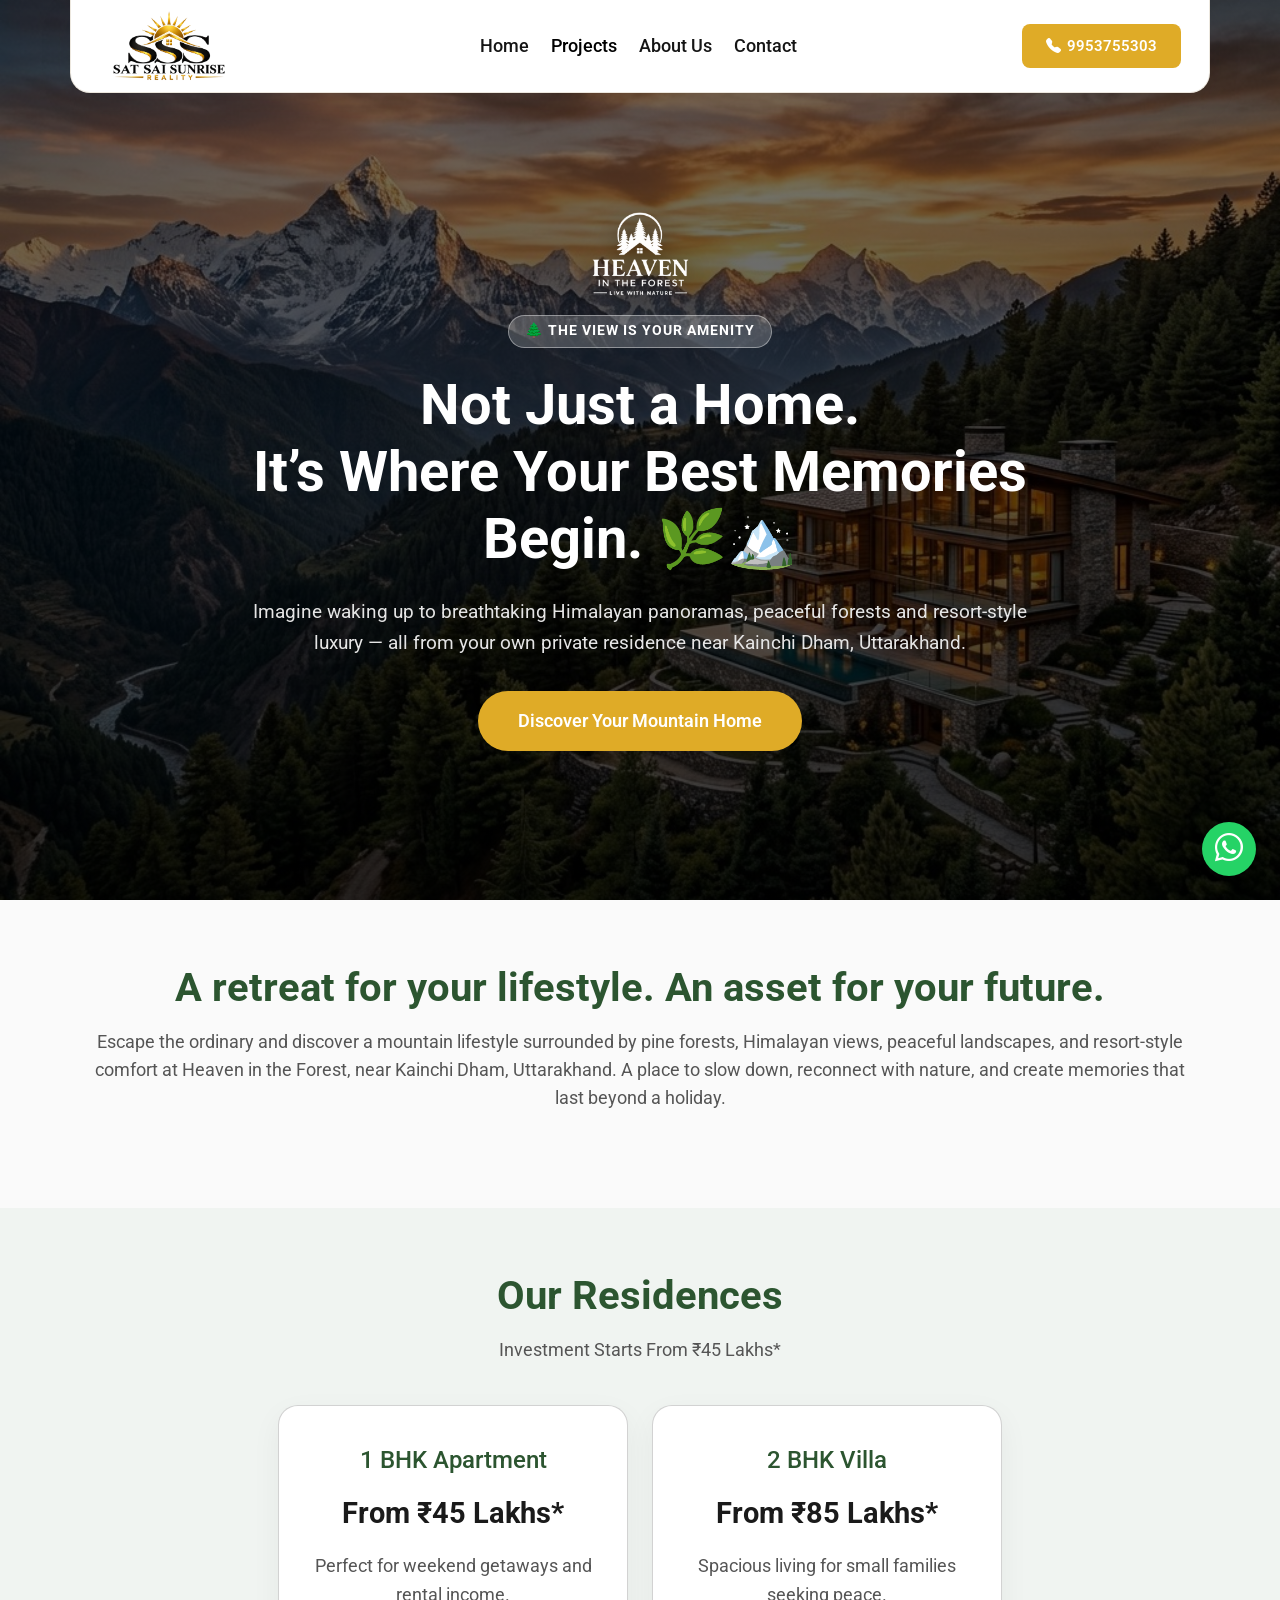
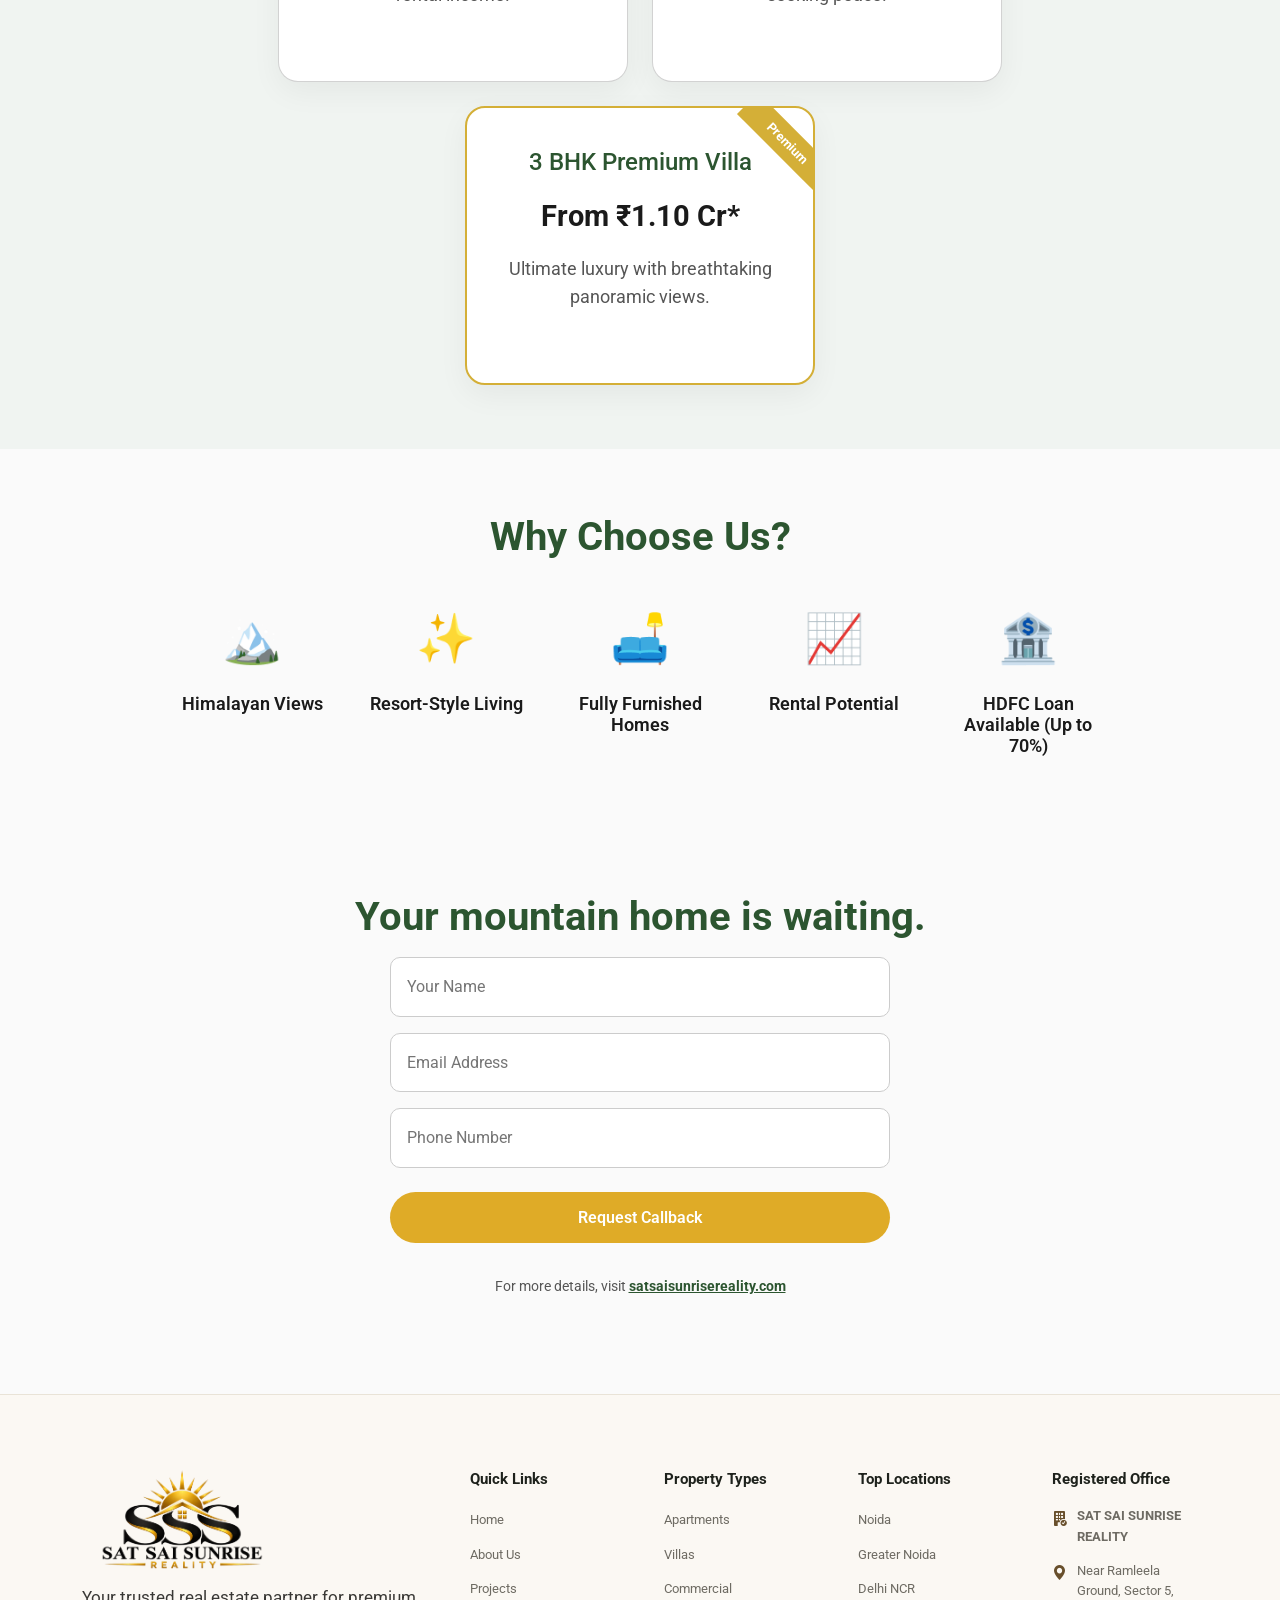
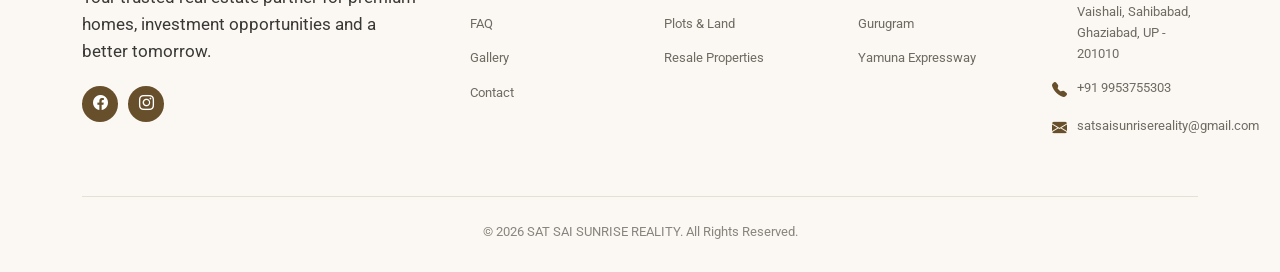
<file: Heaven-in-the-forest/index.html>
<!DOCTYPE html>
<html lang="en">

<head>
    <meta charset="UTF-8">
    <meta name="viewport" content="width=device-width, initial-scale=1.0">
    <script>
        if (window.location.pathname.endsWith('/index.html')) {
            const cleanPath = window.location.pathname.replace(/\/index\.html$/, '/') || '/';
            window.history.replaceState(null, '', cleanPath + window.location.search + window.location.hash);
        }
    </script>
    <title>Heaven in the Forest | Luxury Villas Near Kainchi Dham</title>
    <meta name="description"
        content="Heaven in the Forest: serene luxury villas and mountain lifestyle surrounded by pine forests and Himalayan views near Kainchi Dham, Uttarakhand.">
    <meta name="keywords" content="Heaven in the Forest Kainchi Dham, luxury villas Uttarakhand, mountain cottages Bhowali, Nainital villa investment, SAT SAI SUNRISE REALITY">
    <meta name="author" content="SAT SAI SUNRISE REALITY">
    <meta name="robots" content="index, follow, max-snippet:-1, max-image-preview:large, max-video-preview:-1">
    <meta name="googlebot" content="index, follow, max-snippet:-1, max-image-preview:large, max-video-preview:-1">
    <meta name="bingbot" content="index, follow, max-snippet:-1, max-image-preview:large, max-video-preview:-1">
    <link rel="canonical" href="https://satsaisunrisereality.com/Heaven-in-the-forest/">
    <link rel="alternate" type="text/markdown" href="https://satsaisunrisereality.com/llms.txt" title="LLM Context">
    <link rel="help" type="text/markdown" href="https://satsaisunrisereality.com/llms.txt" title="LLM Documentation">

    <!-- Open Graph / Facebook -->
    <meta property="og:type" content="website">
    <meta property="og:url" content="https://satsaisunrisereality.com/Heaven-in-the-forest/">
    <meta property="og:title" content="Heaven in the Forest | Luxury Villas Near Kainchi Dham">
    <meta property="og:description" content="Heaven in the Forest: serene luxury villas and mountain lifestyle surrounded by pine forests and Himalayan views near Kainchi Dham, Uttarakhand.">
    <meta property="og:image" content="https://satsaisunrisereality.com/Heaven-in-the-forest/images/hero_bg.jpg">
    <meta property="og:site_name" content="SAT SAI SUNRISE REALITY">

    <!-- Twitter -->
    <meta name="twitter:card" content="summary_large_image">
    <meta name="twitter:url" content="https://satsaisunrisereality.com/Heaven-in-the-forest/">
    <meta name="twitter:title" content="Heaven in the Forest | Luxury Villas Near Kainchi Dham">
    <meta name="twitter:description" content="Heaven in the Forest: serene luxury villas and mountain lifestyle surrounded by pine forests and Himalayan views near Kainchi Dham, Uttarakhand.">
    <meta name="twitter:image" content="https://satsaisunrisereality.com/Heaven-in-the-forest/images/hero_bg.jpg">
    <!-- Favicon -->
    <link rel="icon" type="image/x-icon" href="../favicon.ico">
    <link rel="icon" type="image/png" sizes="32x32" href="../images/favicon-32x32.png">
    <link rel="icon" type="image/png" sizes="16x16" href="../images/favicon-16x16.png">
    <link rel="icon" type="image/png" href="../images/fevicon-clean.png">
    <link rel="apple-touch-icon" sizes="180x180" href="../images/apple-touch-icon.png">

    <!-- Bootstrap CSS -->
    <link href="https://cdn.jsdelivr.net/npm/bootstrap@5.3.3/dist/css/bootstrap.min.css" rel="stylesheet">
    <!-- Bootstrap Icons -->
    <link rel="stylesheet" href="https://cdn.jsdelivr.net/npm/bootstrap-icons@1.11.3/font/bootstrap-icons.min.css">
    <!-- Main CSS -->
    <link rel="stylesheet" href="../css/style.css">
    <link rel="stylesheet" href="styles.css">
    <!-- Google Fonts -->
    <link rel="preconnect" href="https://fonts.googleapis.com">
    <link rel="preconnect" href="https://fonts.gstatic.com" crossorigin>
    <link href="https://fonts.googleapis.com/css2?family=Roboto:wght@300;400;500;700;900&display=swap" rel="stylesheet">

    <!-- Structured Data (JSON-LD) for Google Search -->
    <script type="application/ld+json">
    {
      "@context": "https://schema.org",
      "@type": ["Place", "SingleFamilyResidence"],
      "name": "Heaven in the Forest",
      "description": "Luxury Himalayan mountain villas and scenic retreat apartments nestled near Kainchi Dham, Uttarakhand by SAT SAI SUNRISE REALITY.",
      "url": "https://satsaisunrisereality.com/Heaven-in-the-forest/",
      "image": "https://satsaisunrisereality.com/Heaven-in-the-forest/images/hero_bg.jpg",
      "address": {
        "@type": "PostalAddress",
        "addressLocality": "Near Kainchi Dham, Nainital",
        "addressRegion": "Uttarakhand",
        "addressCountry": "IN"
      },
      "provider": {
        "@type": "RealEstateAgent",
        "name": "SAT SAI SUNRISE REALITY",
        "url": "https://satsaisunrisereality.com/",
        "telephone": "+919953755303",
        "email": "satsaisunrisereality@gmail.com"
      }
    }
    </script>
</head>

<body>
    <!-- =====================================================
         NAVBAR
    ====================================================== -->
    <header class="main-header">
        <nav class="navbar navbar-expand-lg">
            <div class="container navbar-container">
                <!-- Logo -->
                <a href="../" class="navbar-brand brand-logo">
                    <div class="brand-content" style="display: flex; align-items: center;">
                        <img src="../images/SSS-Realty-Logo.png" alt="SAT SAI SUNRISE REALITY"
                            style="max-height: 70px;">
                    </div>
                </a>

                <!-- Mobile Toggle -->
                <button class="navbar-toggler" type="button" data-bs-toggle="collapse" data-bs-target="#mainNavbar"
                    aria-controls="mainNavbar" aria-expanded="false" aria-label="Toggle navigation">
                    <i class="bi bi-list"></i>
                </button>

                <!-- Navigation -->
                <div class="collapse navbar-collapse" id="mainNavbar">
                    <ul class="navbar-nav mx-auto">
                        <li class="nav-item">
                            <a class="nav-link" href="../">Home</a>
                        </li>
                        <li class="nav-item">
                            <a class="nav-link active" href="../projects/">Projects</a>
                        </li>
                        <li class="nav-item">
                            <a class="nav-link" href="../about_us/">About Us</a>
                        </li>
                        <li class="nav-item">
                            <a class="nav-link" href="../contact_us/">Contact</a>
                        </li>
                    </ul>

                    <!-- Navbar Right -->
                    <div class="navbar-right">
                        <a href="tel:9953755303" class="btn-contact-nav">
                            <i class="bi bi-telephone-fill" style="margin-right: 6px;"></i> 9953755303
                        </a>
                    </div>
                </div>
            </div>
        </nav>
    </header>

    <section class="hero" id="home">
        <div class="hero-overlay"></div>
        <div class="hero-content">
            <div class="hero-project-logo mb-3">
                <img src="../images/Heaven-Forest-Logo-white.png" alt="Heaven in the Forest"
                    style="max-height: 90px; width: auto; object-fit: contain; filter: drop-shadow(0 4px 12px rgba(0, 0, 0, 0.45));">
            </div>
            <span class="badge">🌲 THE VIEW IS YOUR AMENITY</span>
            <h1>Not Just a Home.<br>It’s Where Your Best Memories Begin. 🌿🏔️</h1>
            <p>Imagine waking up to breathtaking Himalayan panoramas, peaceful forests and resort-style luxury — all
                from your own private residence near Kainchi Dham, Uttarakhand.</p>
            <a href="#contact" class="btn-primary large">Discover Your Mountain Home</a>
        </div>
    </section>

    <section class="about" id="about">
        <div class="container">
            <h2>A retreat for your lifestyle. An asset for your future.</h2>
            <p>Escape the ordinary and discover a mountain lifestyle surrounded by pine forests, Himalayan views,
                peaceful landscapes, and resort-style comfort at Heaven in the Forest, near Kainchi Dham, Uttarakhand. A
                place to slow down, reconnect with nature, and create memories that last beyond a holiday.</p>
        </div>
    </section>

    <section class="offerings" id="villas">
        <div class="container">
            <h2>Our Residences</h2>
            <p class="subtitle">Investment Starts From ₹45 Lakhs*</p>
            <div class="cards">
                <div class="card">
                    <h3>1 BHK Apartment</h3>
                    <p class="price">From ₹45 Lakhs*</p>
                    <p>Perfect for weekend getaways and rental income.</p>
                </div>
                <div class="card">
                    <h3>2 BHK Villa</h3>
                    <p class="price">From ₹85 Lakhs*</p>
                    <p>Spacious living for small families seeking peace.</p>
                </div>
                <div class="card premium">
                    <h3>3 BHK Premium Villa</h3>
                    <p class="price">From ₹1.10 Cr*</p>
                    <p>Ultimate luxury with breathtaking panoramic views.</p>
                </div>
            </div>
        </div>
    </section>

    <section class="amenities" id="amenities">
        <div class="container">
            <h2>Why Choose Us?</h2>
            <div class="features">
                <div class="feature">
                    <span class="icon">🏔️</span>
                    <h4>Himalayan Views</h4>
                </div>
                <div class="feature">
                    <span class="icon">✨</span>
                    <h4>Resort-Style Living</h4>
                </div>
                <div class="feature">
                    <span class="icon">🛋️</span>
                    <h4>Fully Furnished Homes</h4>
                </div>
                <div class="feature">
                    <span class="icon">📈</span>
                    <h4>Rental Potential</h4>
                </div>
                <div class="feature">
                    <span class="icon">🏦</span>
                    <h4>HDFC Loan Available (Up to 70%)</h4>
                </div>
            </div>
        </div>
    </section>

    <section class="contact" id="contact">
        <div class="container">
            <h2>Your mountain home is waiting.</h2>
            <div id="heavenSuccessMsg" class="d-none" style="display: none; background: #e8f5e9; border: 1px solid #81c784; color: #1b5e20; border-radius: 8px; padding: 16px; margin: 0 auto 20px auto; max-width: 500px; text-align: center;">
                <strong><i class="bi bi-check-circle-fill"></i> Callback Request Received!</strong>
                <p style="margin: 6px 0 0; font-size: 14px; color: #2e7d32;">Thank you. Our mountain property specialist will connect with you shortly.</p>
            </div>
            <form id="heavenContactForm" class="contact-form">
                <input type="text" id="heavenName" placeholder="Your Name" required pattern="[A-Za-z\s]+"
                    title="Please enter letters only" oninput="this.value = this.value.replace(/[^a-zA-Z\s]/g, '')">
                <input type="email" id="heavenEmail" placeholder="Email Address" required>
                <input type="tel" id="heavenPhone" placeholder="Phone Number" required pattern="\d{10}"
                    maxlength="10" title="Please enter a valid 10-digit mobile number"
                    oninput="this.value = this.value.replace(/[^0-9]/g, '')">
                <button type="submit" class="btn-primary">Request Callback</button>
            </form>
            <p class="note">For more details, visit <a href="https://satsaisunrisereality.com"
                    target="_blank">satsaisunrisereality.com</a></p>
        </div>
    </section>

    <!-- =====================================================
         MAIN FOOTER
    ====================================================== -->
    <footer class="main-footer">
        <div class="container">
            <div class="row g-4 g-lg-5 footer-top-row">

                <!-- Col 1: Brand & About -->
                <div class="col-lg-4 col-md-12 col-12">
                    <a href="../" class="footer-brand">
                        <div class="brand-content" style="display: flex; align-items: center;">
                            <img src="../images/SSS-Realty-Logo.png" alt="SAT SAI SUNRISE REALITY"
                                style="max-height: 100px;">
                        </div>
                    </a>
                    <p class="footer-about-text">
                        Your trusted real estate partner for premium homes, investment opportunities and a better
                        tomorrow.
                    </p>
                    <div class="footer-social-icons">
                        <a href="https://www.facebook.com/profile.php?id=61582430763586" target="_blank"
                            class="footer-social-btn fb-icon" aria-label="Facebook"><i class="bi bi-facebook"></i></a>
                        <a href="https://www.instagram.com/saisunrisereality/" target="_blank"
                            class="footer-social-btn insta-icon" aria-label="Instagram"><i
                                class="bi bi-instagram"></i></a>
                    </div>
                </div>

                <!-- Col 2: Quick Links -->
                <div class="col-lg-2 col-md-3 col-6">
                    <h4 class="footer-col-title">Quick Links</h4>
                    <ul class="footer-links-list">
                        <li><a href="../">Home</a></li>
                        <li><a href="../about_us/">About Us</a></li>
                        <li><a href="../projects/">Projects</a></li>
                        <li><a href="../faq/">FAQ</a></li>
                        <li><a href="../gallery/">Gallery</a></li>
                        <li><a href="../contact_us/">Contact</a></li>
                    </ul>
                </div>

                <!-- Col 3: Property Types -->
                <div class="col-lg-2 col-md-3 col-6">
                    <h4 class="footer-col-title">Property Types</h4>
                    <ul class="footer-links-list">
                        <li><span>Apartments</span></li>
                        <li><span>Villas</span></li>
                        <li><span>Commercial</span></li>
                        <li><span>Plots &amp; Land</span></li>
                        <li><span>Resale Properties</span></li>
                    </ul>
                </div>

                <!-- Col 4: Top Locations -->
                <div class="col-lg-2 col-md-3 col-6">
                    <h4 class="footer-col-title">Top Locations</h4>
                    <ul class="footer-links-list">
                        <li><span>Noida</span></li>
                        <li><span>Greater Noida</span></li>
                        <li><span>Delhi NCR</span></li>
                        <li><span>Gurugram</span></li>
                        <li><span>Yamuna Expressway</span></li>
                    </ul>
                </div>

                <!-- Col 5: Registered Office -->
                <div class="col-lg-2 col-md-3 col-12">
                    <h4 class="footer-col-title">Registered Office</h4>
                    <ul class="footer-contact-list">
                        <li>
                            <i class="bi bi-building-fill-check"></i>
                            <span><strong>SAT SAI SUNRISE REALITY</strong></span>
                        </li>
                        <li>
                            <i class="bi bi-geo-alt-fill"></i>
                            <span>Near Ramleela Ground, Sector 5, Vaishali, Sahibabad, Ghaziabad, UP - 201010</span>
                        </li>
                        <li>
                            <i class="bi bi-telephone-fill"></i>
                            <a href="tel:9953755303">+91 9953755303</a>
                        </li>
                        <li>
                            <i class="bi bi-envelope-fill"></i>
                            <span>satsaisunrisereality@gmail.com</span>
                        </li>
                    </ul>
                </div>

            </div>

            <!-- Bottom Copyright Bar -->
            <div class="footer-bottom-bar">
                <p>© 2026 SAT SAI SUNRISE REALITY. All Rights Reserved.</p>
            </div>
        </div>
    </footer>

    <!-- WhatsApp Floating Button -->
    <a href="https://wa.me/919953755303" target="_blank" class="whatsapp-float" aria-label="Chat on WhatsApp">
        <i class="bi bi-whatsapp"></i>
    </a>

    <!-- Bootstrap JS -->
    <script src="https://cdn.jsdelivr.net/npm/bootstrap@5.3.3/dist/js/bootstrap.bundle.min.js"></script>

    <!-- Custom JS -->
    <script src="../js/script.js"></script>

    <script src="script.js"></script>

    <script>
        const heavenContactForm = document.getElementById("heavenContactForm");
        const heavenSuccessMsg = document.getElementById("heavenSuccessMsg");
        if (heavenContactForm) {
            heavenContactForm.addEventListener("submit", function (e) {
                e.preventDefault();

                const btn = this.querySelector(".btn-primary");
                const originalHTML = btn.innerHTML;
                const originalBg = btn.style.backgroundColor;

                btn.disabled = true;
                btn.innerHTML = `<span class="spinner-border spinner-border-sm me-2" role="status" aria-hidden="true"></span> Submitting...`;

                setTimeout(() => {
                    if (heavenSuccessMsg) {
                        heavenSuccessMsg.style.display = "block";
                        heavenSuccessMsg.classList.remove("d-none");
                        heavenSuccessMsg.scrollIntoView({ behavior: "smooth", block: "nearest" });
                    }
                    heavenContactForm.reset();
                    btn.disabled = false;
                    btn.innerHTML = `<i class="bi bi-check-circle"></i> Request Received!`;
                    btn.style.backgroundColor = "#2e7d32";

                    setTimeout(() => {
                        btn.innerHTML = originalHTML;
                        btn.style.backgroundColor = originalBg;
                    }, 4000);
                }, 800);
            });
        }
    </script>
</body>

</html>
</file>
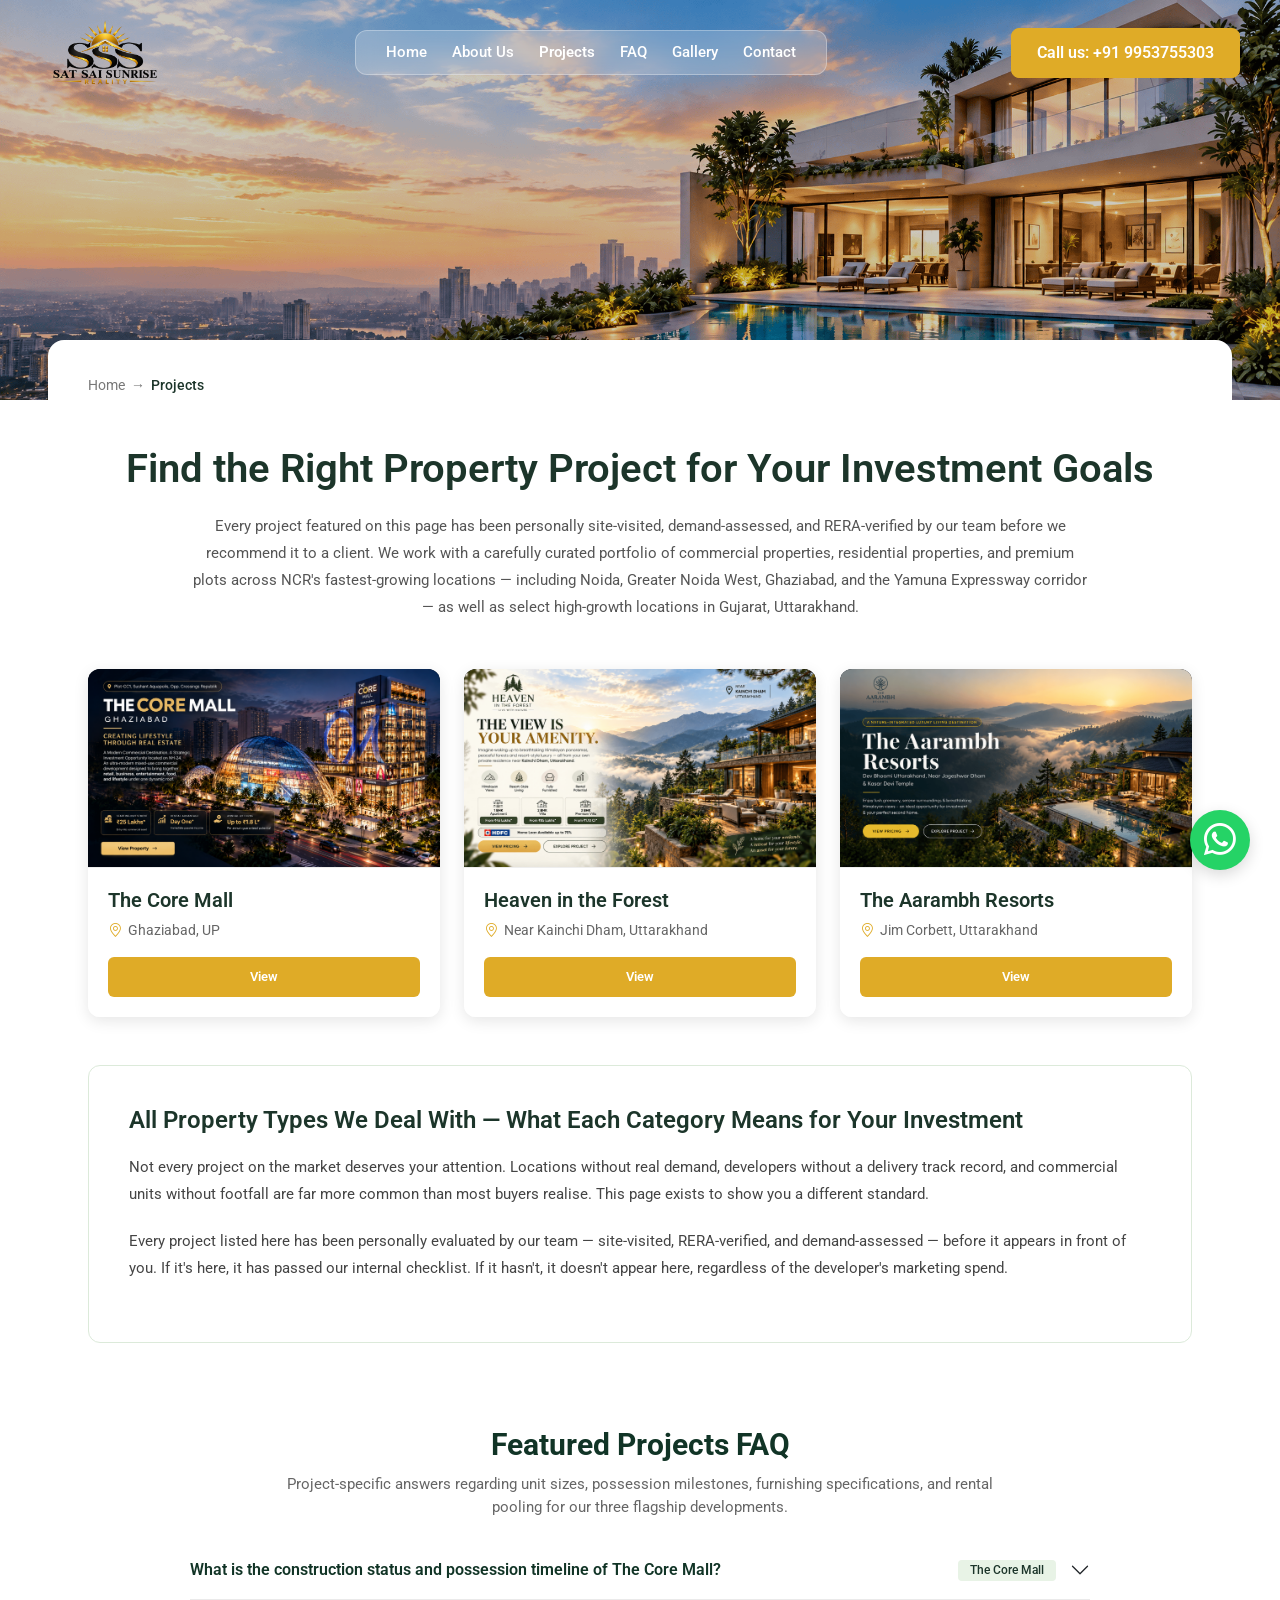
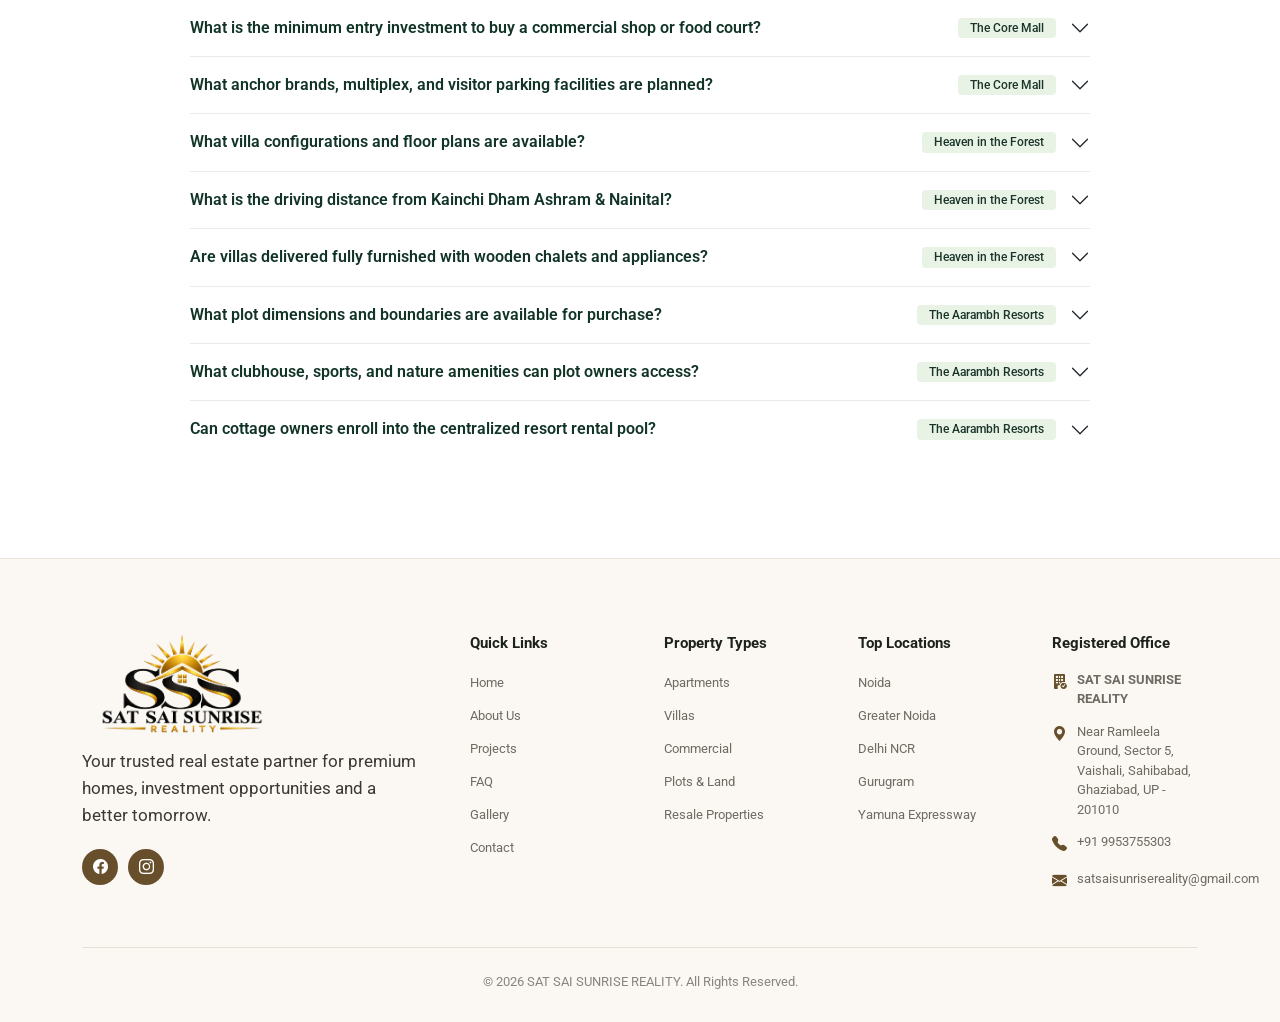
<file: projects/index.html>
<!DOCTYPE html>
<html lang="en">

<head>
    <meta charset="UTF-8">
    <meta name="viewport" content="width=device-width, initial-scale=1.0">

    <script>
        if (window.location.pathname.endsWith('/index.html')) {
            const cleanPath = window.location.pathname.replace(/\/index\.html$/, '/') || '/';
            window.history.replaceState(null, '', cleanPath + window.location.search + window.location.hash);
        }
    </script>

    <title>Featured Projects | Commercial & Luxury Properties | SAT-SAI-SUNRISE</title>
    <meta name="description"
        content="Explore premier projects by SAT SAI SUNRISE REALITY: retail shops at The Core Mall Ghaziabad, villas in Kainchi Dham, and resort plots in Uttarakhand.">
    <meta name="keywords" content="The Core Mall Ghaziabad, Heaven in the Forest Kainchi Dham, Aarambh Resorts Jim Corbett, commercial property Delhi NCR, retail shop NH-24, luxury villas Uttarakhand">
    <meta name="author" content="SAT SAI SUNRISE REALITY">
    <meta name="robots" content="index, follow, max-snippet:-1, max-image-preview:large, max-video-preview:-1">
    <meta name="googlebot" content="index, follow, max-snippet:-1, max-image-preview:large, max-video-preview:-1">
    <meta name="bingbot" content="index, follow, max-snippet:-1, max-image-preview:large, max-video-preview:-1">
    <link rel="canonical" href="https://satsaisunrisereality.com/projects/">
    <link rel="alternate" type="text/markdown" href="https://satsaisunrisereality.com/llms.txt" title="LLM Context">
    <link rel="help" type="text/markdown" href="https://satsaisunrisereality.com/llms.txt" title="LLM Documentation">

    <!-- Open Graph / Facebook -->
    <meta property="og:type" content="website">
    <meta property="og:url" content="https://satsaisunrisereality.com/projects/">
    <meta property="og:title" content="Featured Projects | SAT SAI SUNRISE REALITY">
    <meta property="og:description" content="Commercial shops with Day One rental returns and luxury residential retreats in Delhi NCR and Uttarakhand.">
    <meta property="og:image" content="https://satsaisunrisereality.com/images/SSS-Realty-Logo.png">
    <meta property="og:site_name" content="SAT SAI SUNRISE REALITY">

    <!-- Twitter -->
    <meta name="twitter:card" content="summary_large_image">
    <meta name="twitter:url" content="https://satsaisunrisereality.com/projects/">
    <meta name="twitter:title" content="Featured Projects | SAT SAI SUNRISE REALITY">
    <meta name="twitter:description" content="Discover prime commercial and residential properties in Delhi NCR & Uttarakhand.">
    <meta name="twitter:image" content="https://satsaisunrisereality.com/images/SSS-Realty-Logo.png">

    <!-- Structured Data (JSON-LD) -->
    <script type="application/ld+json">
    {
      "@context": "https://schema.org",
      "@type": "CollectionPage",
      "name": "Featured Projects - SAT SAI SUNRISE REALITY",
      "url": "https://satsaisunrisereality.com/projects/",
      "mainEntity": {
        "@type": "ItemList",
        "itemListElement": [
          {
            "@type": "ListItem",
            "position": 1,
            "name": "The Core Mall, Ghaziabad",
            "url": "https://satsaisunrisereality.com/The-Core-Mall/"
          },
          {
            "@type": "ListItem",
            "position": 2,
            "name": "Heaven in the Forest, Kainchi Dham",
            "url": "https://satsaisunrisereality.com/Heaven-in-the-forest/"
          },
          {
            "@type": "ListItem",
            "position": 3,
            "name": "The Aarambh Resorts, Jim Corbett",
            "url": "https://satsaisunrisereality.com/Aarambh%20Resort/"
          }
        ]
      }
    }
    </script>

    <!-- Favicon -->
    <link rel="icon" type="image/x-icon" href="../favicon.ico">
    <link rel="icon" type="image/png" sizes="32x32" href="../images/favicon-32x32.png">
    <link rel="icon" type="image/png" sizes="16x16" href="../images/favicon-16x16.png">
    <link rel="icon" type="image/png" href="../images/fevicon-clean.png">
    <link rel="apple-touch-icon" sizes="180x180" href="../images/apple-touch-icon.png">

    <!-- Bootstrap CSS -->
    <link href="https://cdn.jsdelivr.net/npm/bootstrap@5.3.3/dist/css/bootstrap.min.css" rel="stylesheet">
    <!-- Bootstrap Icons -->
    <link rel="stylesheet" href="https://cdn.jsdelivr.net/npm/bootstrap-icons@1.11.3/font/bootstrap-icons.min.css">
    <!-- Google Fonts -->
    <link rel="preconnect" href="https://fonts.googleapis.com">
    <link
        href="https://fonts.googleapis.com/css2?family=Roboto:wght@300;400;500;700;900&display=swap"
        rel="stylesheet">
    <!-- Main CSS -->
    <link rel="stylesheet" href="../css/style.css">
    <!-- Responsive CSS -->
    <link rel="stylesheet" href="../css/responsive.css">

    <style>
        /* Specific Styles for Projects Page matching the design */
        .project-hero-header {
            position: relative;
            background: url('../images/Hero-section-bg.png') no-repeat center center / cover;
            min-height: 400px;
            padding-top: 20px;
        }

        .project-hero-header::after {
            content: '';
            position: absolute;
            inset: 0;
            background: rgba(0, 0, 0, 0.2);
        }

        .project-navbar-container {
            position: relative;
            z-index: 10;
            display: flex;
            align-items: center;
            justify-content: space-between;
            padding: 0 40px;
        }

        .project-nav-pill {
            background: rgba(255, 255, 255, 0.2);
            backdrop-filter: blur(10px);
            border-radius: 12px;
            padding: 10px 30px;
            display: flex;
            gap: 25px;
            border: 1px solid rgba(255, 255, 255, 0.3);
        }

        .project-nav-pill a {
            color: #fff;
            text-decoration: none;
            font-weight: 500;
            font-size: 15px;
            transition: color 0.3s;
        }

        .project-nav-pill a:hover {
            color: #f7d488;
        }

        .project-call-btn {
            background: #dfab27;
            color: #fff;
            padding: 12px 25px;
            border-radius: 8px;
            text-decoration: none;
            font-weight: 600;
            border: 1px solid #dfab27;
            transition: all 0.3s;
        }

        .project-call-btn:hover {
            background: #c4931a;
            border-color: #c4931a;
            color: #fff;
        }

        .project-breadcrumb {
            padding: 15px 0 25px 0;
            font-size: 14px;
            color: #777;
        }

        .project-breadcrumb a {
            color: #777;
            text-decoration: none;
        }

        .project-breadcrumb a:hover {
            color: #dfab27;
        }

        .project-content-area {
            background: #fff;
            padding: 20px 40px 50px 40px;
            margin-top: -60px;
            border-radius: 16px 16px 0 0;
            position: relative;
            z-index: 10;
        }

        .project-detail-card {
            border: 1px solid #eaeaea;
            border-radius: 8px;
            padding: 12px;
            background: #fff;
        }

        .project-detail-card img {
            width: 100%;
            height: auto;
            object-fit: cover;
            display: block;
        }

        .project-contact-form {
            background: #1c352a;
            border-radius: 8px;
            padding: 40px 30px;
            position: sticky;
            top: 30px;
        }

        .project-contact-form h4 {
            color: #fff;
            display: flex;
            align-items: center;
            gap: 10px;
            font-weight: 500;
            margin-bottom: 30px;
            font-size: 22px;
        }

        /* New Listing Styles */
        .listing-card {
            border-radius: 12px;
            overflow: hidden;
            position: relative;
            box-shadow: 0 4px 15px rgba(0, 0, 0, 0.1);
            transition: transform 0.3s;
            background: #fff;
            display: block;
            text-decoration: none;
            color: inherit;
        }

        .listing-card-img-wrap {
            width: 100%;
            aspect-ratio: 16 / 9;
            overflow: hidden;
            position: relative;
            background: #090d16;
            display: flex;
            align-items: center;
            justify-content: center;
        }

        .listing-card img {
            width: 100%;
            height: 100%;
            object-fit: contain;
            display: block;
            transition: transform 0.4s ease;
        }

        .listing-card:hover img {
            transform: scale(1.02);
        }

        .card-info {
            padding: 20px;
            background: #fff;
            border-top: 1px solid #eee;
        }

        .card-title {
            font-size: 20px;
            font-weight: 600;
            color: #1c352a;
            margin-bottom: 8px;
        }

        .card-location {
            font-size: 14px;
            color: #666;
            margin-bottom: 0;
            display: flex;
            align-items: center;
            gap: 6px;
        }

        .card-location i {
            color: #dfab27;
        }

        .card-tags {
            position: absolute;
            top: 15px;
            left: 15px;
            right: 15px;
            display: flex;
            justify-content: space-between;
        }

        .tag-dark {
            background: #1c352a;
            color: #fff;
            padding: 5px 12px;
            border-radius: 20px;
            font-size: 12px;
            font-weight: 500;
        }

        .tag-light {
            background: #dceada;
            color: #1c352a;
            padding: 5px 12px;
            border-radius: 20px;
            font-size: 12px;
            font-weight: 500;
        }

        .projects-intro-title {
            color: #1c352a;
            font-weight: 600;
            margin-bottom: 20px;
        }

        .projects-intro-text {
            color: #555;
            font-size: 15px;
            line-height: 1.8;
            max-width: 900px;
            margin: 0 auto;
        }

        /* Info Box */
        .projects-info-box {
            border: 1px solid #dceada;
            border-radius: 12px;
            padding: 40px;
            background: #fff;
            margin-bottom: 60px;
        }

        .info-box-title {
            color: #1c352a;
            font-size: 24px;
            font-weight: 600;
            margin-bottom: 20px;
        }

        .info-box-text {
            color: #444;
            font-size: 15px;
            line-height: 1.8;
            margin-bottom: 20px;
        }

        .btn-read-more {
            display: inline-block;
            background: #dfab27;
            color: #ffffff;
            padding: 10px 25px;
            border-radius: 6px;
            font-size: 13px;
            font-weight: 600;
            text-decoration: none;
            transition: all 0.3s;
            margin-top: 10px;
        }

        .btn-read-more:hover {
            background: #c4931a;
            color: #ffffff;
        }

        /* FAQ Section */
        .projects-faq-section {
            max-width: 900px;
            margin: 0 auto 50px auto;
        }

        .faq-title {
            color: #1c352a;
            font-size: 32px;
            font-weight: 600;
            margin-bottom: 30px;
        }

        .faq-list {
            display: flex;
            flex-direction: column;
        }

        .faq-item {
            padding: 15px 0;
            border-bottom: 1px solid #eaeaea;
            color: #1c352a;
            font-size: 16px;
            font-weight: 500;
        }

        .faq-item:last-child {
            border-bottom: none;
        }

        .project-contact-form h4 i {
            color: #7ab87a;
            font-size: 18px;
        }

        .form-control-custom {
            background: #fff;
            border: none;
            border-radius: 6px;
            padding: 15px;
            margin-bottom: 20px;
            width: 100%;
            font-size: 14px;
            color: #333;
            outline: none;
        }

        .btn-submit-custom {
            background: #dfab27;
            color: #ffffff;
            border: none;
            padding: 15px;
            border-radius: 6px;
            width: 100%;
            font-weight: 600;
            display: flex;
            align-items: center;
            justify-content: center;
            gap: 8px;
            cursor: pointer;
            transition: all 0.3s;
        }

        .btn-submit-custom:hover {
            background: #c4931a;
            color: #ffffff;
        }

        .whatsapp-float {
            position: fixed;
            bottom: 30px;
            right: 30px;
            background: #25d366;
            color: white;
            border-radius: 50%;
            width: 60px;
            height: 60px;
            display: flex;
            align-items: center;
            justify-content: center;
            font-size: 32px;
            box-shadow: 0 5px 15px rgba(0, 0, 0, 0.15);
            z-index: 100;
            text-decoration: none;
            transition: transform 0.3s;
        }

        .whatsapp-float:hover {
            transform: scale(1.1);
            color: white;
        }

        .project-meta-bar {
            display: flex;
            justify-content: space-between;
            align-items: flex-start;
            border: 1px solid #eaeaea;
            border-radius: 12px;
            padding: 20px 25px;
            margin-top: 30px;
        }

        .project-meta-left h5 {
            font-size: 20px;
            font-weight: 700;
            color: #113426;
            margin-bottom: 8px;
        }

        .project-meta-left p {
            color: #555;
            margin: 0;
            display: flex;
            align-items: center;
            gap: 5px;
            font-size: 14.5px;
        }

        .project-meta-right {
            text-align: right;
        }

        .project-meta-right .badge-features {
            background: #d4f0cc;
            color: #113426;
            padding: 5px 15px;
            border-radius: 6px;
            font-weight: 600;
            font-size: 14px;
            margin-bottom: 8px;
            display: inline-block;
        }

        .project-meta-right p {
            color: #666;
            font-size: 14px;
            margin: 0;
        }

        .project-content-block {
            border: 1px solid #eaeaea;
            border-radius: 12px;
            padding: 40px;
            margin-top: 30px;
        }

        .project-content-block h2 {
            font-size: 30px;
            font-weight: 700;
            color: #113426;
            margin-bottom: 25px;
            line-height: 1.4;
        }

        .project-content-block h3 {
            font-size: 24px;
            font-weight: 700;
            color: #113426;
            margin-bottom: 20px;
            margin-top: 40px;
        }

        .project-content-block p {
            color: #555;
            line-height: 1.8;
            font-size: 15px;
            margin-bottom: 18px;
        }

        .project-list {
            list-style: none;
            padding: 0;
            margin-top: 20px;
        }

        .project-list li {
            position: relative;
            padding-left: 20px;
            margin-bottom: 15px;
            color: #555;
            line-height: 1.7;
            font-size: 15px;
        }

        .project-list li::before {
            content: '•';
            position: absolute;
            left: 0;
            top: -2px;
            color: #555;
            font-size: 20px;
        }

        .project-list li strong {
            color: #333;
        }

        .amenities-grid {
            display: grid;
            grid-template-columns: repeat(3, 1fr);
            gap: 18px;
            margin-top: 25px;
        }

        .amenity-item {
            color: #555;
            font-size: 15px;
            display: flex;
            align-items: center;
            gap: 10px;
        }

        .amenity-item i {
            color: #7ab87a;
            font-size: 18px;
        }

        .faq-accordion .accordion-item {
            border: none;
            border-bottom: 1px solid #eaeaea;
            border-radius: 0;
        }

        .faq-accordion .accordion-item:last-child {
            border-bottom: none;
        }

        .faq-accordion .accordion-button {
            padding: 18px 0;
            font-weight: 600;
            color: #113426;
            background: transparent !important;
            box-shadow: none !important;
            font-size: 15.5px;
            display: flex;
            align-items: center;
            gap: 14px;
        }

        .faq-accordion .accordion-button > span:first-child {
            flex-grow: 1;
        }

        .faq-accordion .accordion-button:not(.collapsed) {
            color: #dfab27;
            background-color: transparent !important;
        }

        .faq-accordion .accordion-body {
            padding: 0 0 20px 0;
            color: #666;
            line-height: 1.8;
            font-size: 15px;
        }

        .faq-category-tag {
            display: inline-block;
            background: #e8f3e6;
            color: #1c352a;
            padding: 3px 12px;
            border-radius: 4px;
            font-size: 12px;
            font-weight: 500;
            white-space: nowrap;
            flex-shrink: 0;
            margin-left: 0;
        }

        @media (max-width: 768px) {
            .listing-card-img-wrap {
                aspect-ratio: 16 / 9;
            }

            .card-tags {
                top: 10px;
                left: 10px;
                right: 10px;
            }

            .tag-dark, .tag-light {
                font-size: 11px;
                padding: 4px 10px;
            }

            .project-meta-bar {
                flex-direction: column;
                gap: 15px;
            }

            .project-meta-right {
                text-align: left;
            }

            .amenities-grid {
                grid-template-columns: repeat(2, 1fr);
            }

            .project-navbar-container {
                flex-direction: column;
                gap: 15px;
                padding: 0 15px;
            }

            .project-content-area {
                padding: 20px 15px 50px 15px;
            }

            .projects-intro-title {
                font-size: 24px;
            }

            .projects-info-box {
                padding: 25px;
            }

            .info-box-title {
                font-size: 20px;
            }

            .faq-title {
                font-size: 26px;
            }
        }

        @media (max-width: 500px) {
            .amenities-grid {
                grid-template-columns: 1fr;
            }

            .project-nav-pill {
                flex-wrap: wrap;
                justify-content: center;
                gap: 15px;
                padding: 10px 15px;
            }

            .faq-item {
                font-size: 14px;
            }
        }
    </style>
</head>

<body>

    <header class="project-hero-header">
        <div class="project-navbar-container">
            <!-- Logo -->
            <a href="../" class="navbar-brand">
                <img src="../images/SSS-Realty-Logo.png" alt="SAT SAI SUNRISE REALITY"
                    style="max-height: 65px; object-fit: contain;">
            </a>

            <!-- Center Navbar -->
            <div class="project-nav-pill">
                <a href="../">Home</a>
                <a href="../about_us/">About Us</a>
                <a href="./" style="font-weight: 600;">Projects</a>
                <a href="../faq/">FAQ</a>
                <a href="../gallery/">Gallery</a>
                <a href="../contact_us/">Contact</a>
            </div>

            <!-- Right CTA -->
            <a href="tel:9953755303" class="project-call-btn">
                Call us: +91 9953755303
            </a>
        </div>
    </header>

    <!-- Content Area -->
    <div class="project-content-area mx-3 mx-md-5">

        <div class="project-breadcrumb">
            <a href="../">Home</a> &nbsp;&rarr;&nbsp;
            <span style="color: #1c352a; font-weight: 500;">Projects</span>
        </div>

        <div class="container-fluid" style="max-width: 1400px; padding: 0;">

            <div class="text-center mb-5 mt-4">
                <h1 class="projects-intro-title">Find the Right Property Project for Your Investment Goals</h1>
                <p class="projects-intro-text">
                    Every project featured on this page has been personally site-visited, demand-assessed, and
                    RERA-verified by our team before we recommend it to a client. We work with a carefully curated
                    portfolio of commercial properties, residential properties, and premium plots across NCR's
                    fastest-growing locations — including Noida, Greater Noida West, Ghaziabad, and the Yamuna
                    Expressway corridor — as well as select high-growth locations in Gujarat, Uttarakhand.
                </p>
            </div>

            <div class="row g-4 mb-5">

                <!-- Card 1 -->
                <div class="col-lg-4 col-md-6">
                    <a href="../The-Core-Mall/" class="listing-card">
                        <div class="card-tags">
                            <span class="tag-dark">Commercial</span>
                            <span class="tag-light">For Sale</span>
                        </div>
                        <div class="listing-card-img-wrap">
                            <img src="../images/the-core-mall-hero.png" alt="The Core Mall">
                        </div>
                        <div class="card-info">
                            <h3 class="card-title">The Core Mall</h3>
                            <p class="card-location"><i class="bi bi-geo-alt"></i> Ghaziabad, UP</p>
                            <span class="btn-read-more d-block text-center mt-3">View</span>
                        </div>
                    </a>
                </div>

                <!-- Card 2 -->
                <div class="col-lg-4 col-md-6">
                    <a href="../Heaven-in-the-forest/" class="listing-card">
                        <div class="card-tags">
                            <span class="tag-dark">Villas & Apartments</span>
                            <span class="tag-light">For Sale</span>
                        </div>
                        <div class="listing-card-img-wrap">
                            <img src="../images/Heaven-forest-hero.png" alt="Heaven in the Forest">
                        </div>
                        <div class="card-info">
                            <h3 class="card-title">Heaven in the Forest</h3>
                            <p class="card-location"><i class="bi bi-geo-alt"></i> Near Kainchi Dham, Uttarakhand</p>
                            <span class="btn-read-more d-block text-center mt-3">View</span>
                        </div>
                    </a>
                </div>

                <!-- Card 3 -->
                <div class="col-lg-4 col-md-6">
                    <a href="../Aarambh Resort/" class="listing-card">
                        <div class="card-tags">
                            <span class="tag-dark">Plots</span>
                            <span class="tag-light">Features</span>
                        </div>
                        <div class="listing-card-img-wrap">
                            <img src="../images/Aarambh-Resorts-hero.png" alt="The Aarambh Resorts">
                        </div>
                        <div class="card-info">
                            <h3 class="card-title">The Aarambh Resorts</h3>
                            <p class="card-location"><i class="bi bi-geo-alt"></i> Jim Corbett, Uttarakhand</p>
                            <span class="btn-read-more d-block text-center mt-3">View</span>
                        </div>
                    </a>
                </div>

            </div>

            <!-- Info Box Section -->
            <div class="projects-info-box mt-5">
                <h3 class="info-box-title">All Property Types We Deal With — What Each Category Means for Your
                    Investment</h3>
                <p class="info-box-text">
                    Not every project on the market deserves your attention. Locations without real demand, developers
                    without a delivery track record, and commercial units without footfall are far more common than most
                    buyers realise. This page exists to show you a different standard.
                </p>
                <p class="info-box-text">
                    Every project listed here has been personally evaluated by our team — site-visited, RERA-verified,
                    and demand-assessed — before it appears in front of you. If it's here, it has passed our internal
                    checklist. If it hasn't, it doesn't appear here, regardless of the developer's marketing spend.
                </p>
            </div>

            <!-- FAQ Section -->
            <div class="projects-faq-section mt-5 pt-4">
                <div class="text-center mb-4">
                    <h2 class="faq-title" style="font-size: 30px; font-weight: 700; color: #113426; margin-bottom: 10px;">Featured Projects FAQ</h2>
                    <p style="color: #666; font-size: 15px; max-width: 750px; margin: 0 auto;">
                        Project-specific answers regarding unit sizes, possession milestones, furnishing specifications, and rental pooling for our three flagship developments.
                    </p>
                </div>

                <div class="accordion faq-accordion" id="faqAccordion">
                    <!-- Project 1: The Core Mall -->
                    <!-- FAQ 1 -->
                    <div class="accordion-item">
                        <h3 class="accordion-header" id="faqHeading1">
                            <button class="accordion-button collapsed" type="button" data-bs-toggle="collapse"
                                data-bs-target="#faqCollapse1" aria-expanded="false" aria-controls="faqCollapse1">
                                <span>What is the construction status and possession timeline of The Core Mall?</span>
                                <span class="faq-category-tag">The Core Mall</span>
                            </button>
                        </h3>
                        <div id="faqCollapse1" class="accordion-collapse collapse" aria-labelledby="faqHeading1"
                            data-bs-parent="#faqAccordion">
                            <div class="accordion-body">
                                <strong>The Core Mall</strong> (Plot-CC1, Sushant Aquapolis, Opp. Crossings Republik, NH-24) is in an advanced stage of execution with structural RCC framing and exterior glass facade glazing substantially completed. Retail fit-out handovers and brand occupancy are scheduled in planned phases, allowing early investors to begin receiving Day-One rental returns while tenant interior works proceed under professional central management.
                            </div>
                        </div>
                    </div>

                    <!-- FAQ 2 -->
                    <div class="accordion-item">
                        <h3 class="accordion-header" id="faqHeading2">
                            <button class="accordion-button collapsed" type="button" data-bs-toggle="collapse"
                                data-bs-target="#faqCollapse2" aria-expanded="false" aria-controls="faqCollapse2">
                                <span>What is the minimum entry investment to buy a commercial shop or food court?</span>
                                <span class="faq-category-tag">The Core Mall</span>
                            </button>
                        </h3>
                        <div id="faqCollapse2" class="accordion-collapse collapse" aria-labelledby="faqHeading2"
                            data-bs-parent="#faqAccordion">
                            <div class="accordion-body">
                                Investment entry points start from <strong>₹25 Lakhs*</strong> for lockable food court outlets and double-height high-street retail spaces. Investors can choose between Construction-Linked Payment (CLP) schedules and Down Payment Plans with upfront developer pricing benefits, making Grade-A expressway commercial real estate accessible without heavy capital exposure.
                            </div>
                        </div>
                    </div>

                    <!-- FAQ 3 -->
                    <div class="accordion-item">
                        <h3 class="accordion-header" id="faqHeading3">
                            <button class="accordion-button collapsed" type="button" data-bs-toggle="collapse"
                                data-bs-target="#faqCollapse3" aria-expanded="false" aria-controls="faqCollapse3">
                                <span>What anchor brands, multiplex, and visitor parking facilities are planned?</span>
                                <span class="faq-category-tag">The Core Mall</span>
                            </button>
                        </h3>
                        <div id="faqCollapse3" class="accordion-collapse collapse" aria-labelledby="faqHeading3"
                            data-bs-parent="#faqAccordion">
                            <div class="accordion-body">
                                The Core Mall master plan incorporates a modern multi-screen cinema multiplex, family entertainment and gaming zones, large-format supermarket anchor stores, and a dedicated multi-level basement car parking facility designed for high weekend footfalls from the adjacent 200,000+ residents living in Crossings Republik and Sushant Aquapolis.
                            </div>
                        </div>
                    </div>

                    <!-- Project 2: Heaven in the Forest -->
                    <!-- FAQ 4 -->
                    <div class="accordion-item">
                        <h3 class="accordion-header" id="faqHeading4">
                            <button class="accordion-button collapsed" type="button" data-bs-toggle="collapse"
                                data-bs-target="#faqCollapse4" aria-expanded="false" aria-controls="faqCollapse4">
                                <span>What villa configurations and floor plans are available?</span>
                                <span class="faq-category-tag">Heaven in the Forest</span>
                            </button>
                        </h3>
                        <div id="faqCollapse4" class="accordion-collapse collapse" aria-labelledby="faqHeading4"
                            data-bs-parent="#faqAccordion">
                            <div class="accordion-body">
                                <strong>Heaven in the Forest</strong> offers bespoke 2 BHK, 3 BHK, and 4 BHK luxury duplex chalets and scenic mountain suites. Built-up super areas range from approximately 1,450 sq. ft. to 3,200 sq. ft., featuring double-height living areas, floor-to-ceiling insulated glass facades overlooking the Himalayan pine valley, extended viewing decks, and private lawn sit-outs.
                            </div>
                        </div>
                    </div>

                    <!-- FAQ 5 -->
                    <div class="accordion-item">
                        <h3 class="accordion-header" id="faqHeading5">
                            <button class="accordion-button collapsed" type="button" data-bs-toggle="collapse"
                                data-bs-target="#faqCollapse5" aria-expanded="false" aria-controls="faqCollapse5">
                                <span>What is the driving distance from Kainchi Dham Ashram &amp; Nainital?</span>
                                <span class="faq-category-tag">Heaven in the Forest</span>
                            </button>
                        </h3>
                        <div id="faqCollapse5" class="accordion-collapse collapse" aria-labelledby="faqHeading5"
                            data-bs-parent="#faqAccordion">
                            <div class="accordion-body">
                                The retreat is located along the scenic Bhowali-Niglat ridge:
                                <ul>
                                    <li><strong>Kainchi Dham (Neem Karoli Baba Ashram):</strong> Just 10–12 minutes driving distance.</li>
                                    <li><strong>Nainital Mall Road &amp; Naini Lake:</strong> Approximately 25 minutes.</li>
                                    <li><strong>Bhimtal &amp; Sattal Lakes:</strong> Approximately 20–30 minutes.</li>
                                    <li><strong>Kathgodam Railway Station:</strong> Around 70 minutes via wide, all-weather NH roads.</li>
                                </ul>
                            </div>
                        </div>
                    </div>

                    <!-- FAQ 6 -->
                    <div class="accordion-item">
                        <h3 class="accordion-header" id="faqHeading6">
                            <button class="accordion-button collapsed" type="button" data-bs-toggle="collapse"
                                data-bs-target="#faqCollapse6" aria-expanded="false" aria-controls="faqCollapse6">
                                <span>Are villas delivered fully furnished with wooden chalets and appliances?</span>
                                <span class="faq-category-tag">Heaven in the Forest</span>
                            </button>
                        </h3>
                        <div id="faqCollapse6" class="accordion-collapse collapse" aria-labelledby="faqHeading6"
                            data-bs-parent="#faqAccordion">
                            <div class="accordion-body">
                                Yes, buyers can opt for turnkey fully furnished delivery packages. These include handcrafted timber woodwork, European modular kitchen with chimney and hob, wooden-finish flooring, premium bathroom fittings with geysers, living room ambient heating, and designer furnishings, allowing immediate personal occupancy or instant onboarding onto boutique vacation rental platforms.
                            </div>
                        </div>
                    </div>

                    <!-- Project 3: The Aarambh Resorts -->
                    <!-- FAQ 7 -->
                    <div class="accordion-item">
                        <h3 class="accordion-header" id="faqHeading7">
                            <button class="accordion-button collapsed" type="button" data-bs-toggle="collapse"
                                data-bs-target="#faqCollapse7" aria-expanded="false" aria-controls="faqCollapse7">
                                <span>What plot dimensions and boundaries are available for purchase?</span>
                                <span class="faq-category-tag">The Aarambh Resorts</span>
                            </button>
                        </h3>
                        <div id="faqCollapse7" class="accordion-collapse collapse" aria-labelledby="faqHeading7"
                            data-bs-parent="#faqAccordion">
                            <div class="accordion-body">
                                <strong>The Aarambh Resorts</strong> features master-planned freehold plots starting from <strong>200 sq. yards, 350 sq. yards, up to 500+ sq. yards</strong>. Every plot includes clear physical boundary cornerstones, underground electrical/water connection lines at the plot head, wide internal paved access roads, and individual revenue mutation (dakhil kharij) with 100% legal registry.
                            </div>
                        </div>
                    </div>

                    <!-- FAQ 8 -->
                    <div class="accordion-item">
                        <h3 class="accordion-header" id="faqHeading8">
                            <button class="accordion-button collapsed" type="button" data-bs-toggle="collapse"
                                data-bs-target="#faqCollapse8" aria-expanded="false" aria-controls="faqCollapse8">
                                <span>What clubhouse, sports, and nature amenities can plot owners access?</span>
                                <span class="faq-category-tag">The Aarambh Resorts</span>
                            </button>
                        </h3>
                        <div id="faqCollapse8" class="accordion-collapse collapse" aria-labelledby="faqHeading8"
                            data-bs-parent="#faqAccordion">
                            <div class="accordion-body">
                                Plot owners and villa residents receive privileged access to resort amenities including:
                                <ul>
                                    <li>Centralized eco-clubhouse and infinity-edge swimming pool facing the Corbett foothills.</li>
                                    <li>Multi-cuisine restaurant, cafe lounge, and open-air lawn amphitheater.</li>
                                    <li>Outdoor sports courts, nature jogging trails, and organic fruit orchards.</li>
                                    <li>Gated 24/7 security perimeter with boom barriers, CCTV surveillance, and on-site caretaker assistance.</li>
                                </ul>
                            </div>
                        </div>
                    </div>

                    <!-- FAQ 9 -->
                    <div class="accordion-item">
                        <h3 class="accordion-header" id="faqHeading9">
                            <button class="accordion-button collapsed" type="button" data-bs-toggle="collapse"
                                data-bs-target="#faqCollapse9" aria-expanded="false" aria-controls="faqCollapse9">
                                <span>Can cottage owners enroll into the centralized resort rental pool?</span>
                                <span class="faq-category-tag">The Aarambh Resorts</span>
                            </button>
                        </h3>
                        <div id="faqCollapse9" class="accordion-collapse collapse" aria-labelledby="faqHeading9"
                            data-bs-parent="#faqAccordion">
                            <div class="accordion-body">
                                Yes. Owners who build cottages on their plots can enroll in the resort's managed hospitality pool. The on-site resort hospitality management handles guest check-ins, safari corporate retreats, and professional housekeeping, distributing net rental yields directly to the owner without requiring personal day-to-day involvement.
                            </div>
                        </div>
                    </div>
                </div>
            </div>

        </div>
    </div>

    <!-- =====================================================
         MAIN FOOTER
    ====================================================== -->
    <footer class="main-footer">
        <div class="container">
            <div class="row g-4 g-lg-5 footer-top-row">

                <!-- Col 1: Brand & About -->
                <div class="col-lg-4 col-md-12 col-12">
                    <a href="../" class="footer-brand">
                        <div class="brand-content" style="display: flex; align-items: center;">
                            <img src="../images/SSS-Realty-Logo.png" alt="SAT SAI SUNRISE REALITY"
                                style="max-height: 100px;">
                        </div>
                    </a>
                    <p class="footer-about-text">
                        Your trusted real estate partner for premium homes, investment opportunities and a better
                        tomorrow.
                    </p>
                    <div class="footer-social-icons">
                        <a href="https://www.facebook.com/profile.php?id=61582430763586" target="_blank"
                            class="footer-social-btn fb-icon" aria-label="Facebook"><i class="bi bi-facebook"></i></a>
                        <a href="https://www.instagram.com/saisunrisereality/" target="_blank"
                            class="footer-social-btn insta-icon" aria-label="Instagram"><i
                                class="bi bi-instagram"></i></a>
                    </div>
                </div>

                <!-- Col 2: Quick Links -->
                <div class="col-lg-2 col-md-3 col-6">
                    <h4 class="footer-col-title">Quick Links</h4>
                    <ul class="footer-links-list">
                        <li><a href="../">Home</a></li>
                        <li><a href="../about_us/">About Us</a></li>
                        <li><a href="./">Projects</a></li>
                        <li><a href="../faq/">FAQ</a></li>
                        <li><a href="../gallery/">Gallery</a></li>
                        <li><a href="../contact_us/">Contact</a></li>
                    </ul>
                </div>

                <!-- Col 3: Property Types -->
                <div class="col-lg-2 col-md-3 col-6">
                    <h4 class="footer-col-title">Property Types</h4>
                    <ul class="footer-links-list">
                        <li><span>Apartments</span></li>
                        <li><span>Villas</span></li>
                        <li><span>Commercial</span></li>
                        <li><span>Plots &amp; Land</span></li>
                        <li><span>Resale Properties</span></li>
                    </ul>
                </div>

                <!-- Col 4: Top Locations -->
                <div class="col-lg-2 col-md-3 col-6">
                    <h4 class="footer-col-title">Top Locations</h4>
                    <ul class="footer-links-list">
                        <li><span>Noida</span></li>
                        <li><span>Greater Noida</span></li>
                        <li><span>Delhi NCR</span></li>
                        <li><span>Gurugram</span></li>
                        <li><span>Yamuna Expressway</span></li>
                    </ul>
                </div>

                <!-- Col 5: Registered Office -->
                <div class="col-lg-2 col-md-3 col-12">
                    <h4 class="footer-col-title">Registered Office</h4>
                    <ul class="footer-contact-list">
                        <li>
                            <i class="bi bi-building-fill-check"></i>
                            <span><strong>SAT SAI SUNRISE REALITY</strong></span>
                        </li>
                        <li>
                            <i class="bi bi-geo-alt-fill"></i>
                            <span>Near Ramleela Ground, Sector 5, Vaishali, Sahibabad, Ghaziabad, UP - 201010</span>
                        </li>
                        <li>
                            <i class="bi bi-telephone-fill"></i>
                            <a href="tel:9953755303">+91 9953755303</a>
                        </li>
                        <li>
                            <i class="bi bi-envelope-fill"></i>
                            <span>satsaisunrisereality@gmail.com</span>
                        </li>
                    </ul>
                </div>

            </div>

            <!-- Bottom Copyright Bar -->
            <div class="footer-bottom-bar">
                <p>© 2026 SAT SAI SUNRISE REALITY. All Rights Reserved.</p>
            </div>
        </div>
    </footer>

    <!-- WhatsApp Floating Button -->
    <a href="https://wa.me/919953755303" target="_blank" class="whatsapp-float" aria-label="Chat on WhatsApp">
        <i class="bi bi-whatsapp"></i>
    </a>

    <script src="https://cdn.jsdelivr.net/npm/bootstrap@5.3.3/dist/js/bootstrap.bundle.min.js"></script>
</body>

</html>
</file>
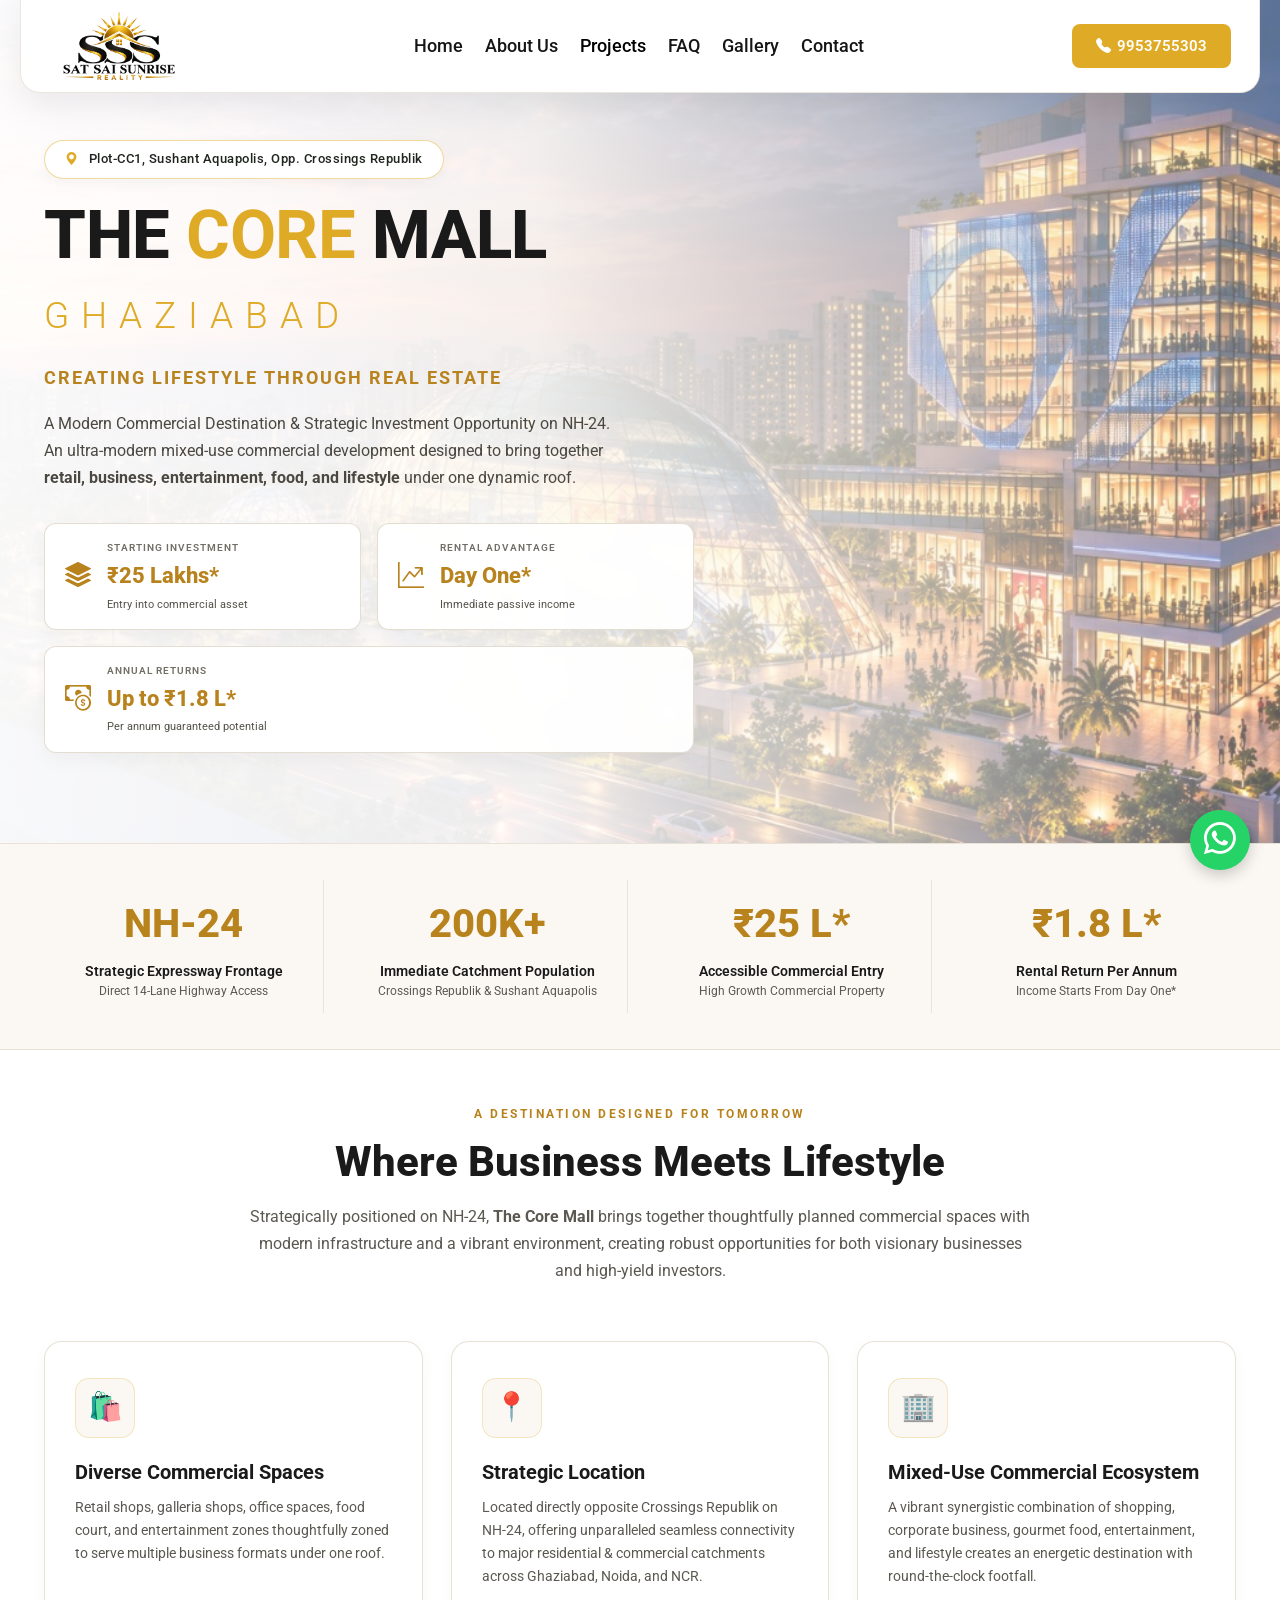
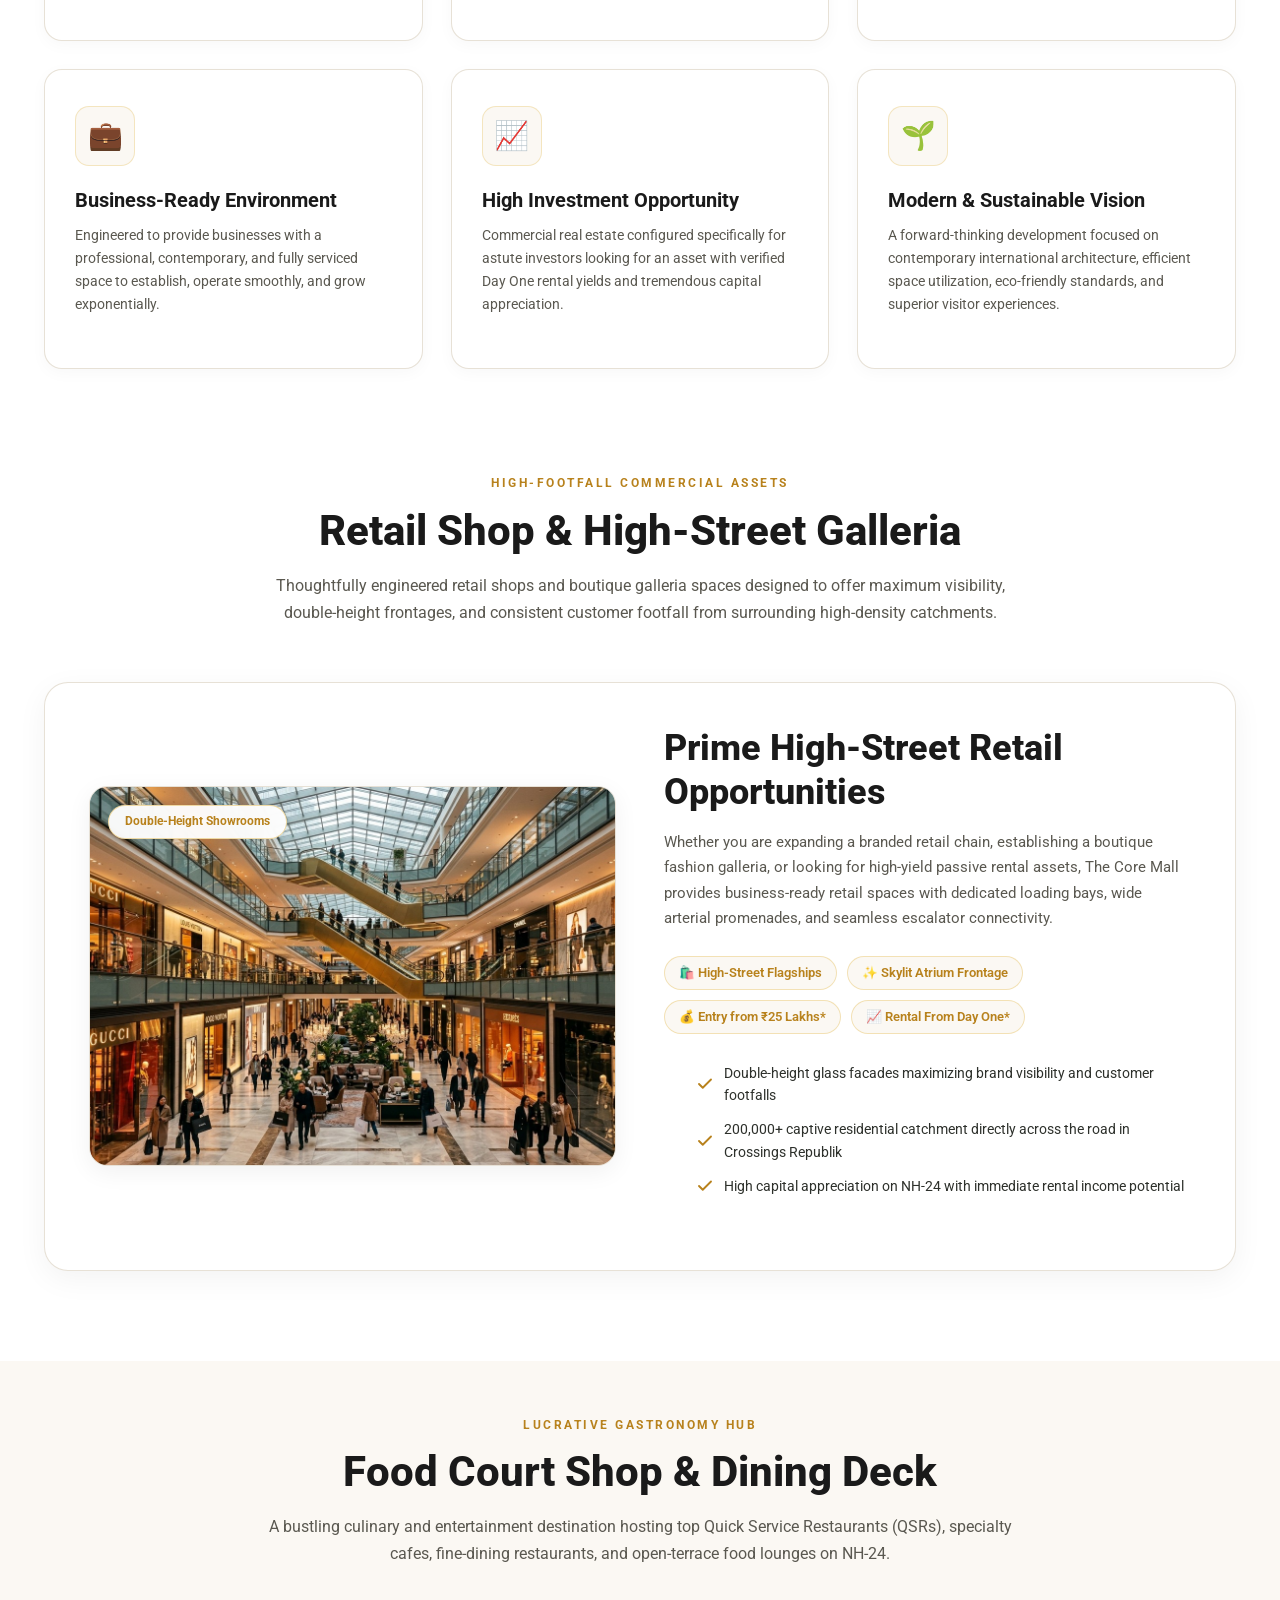
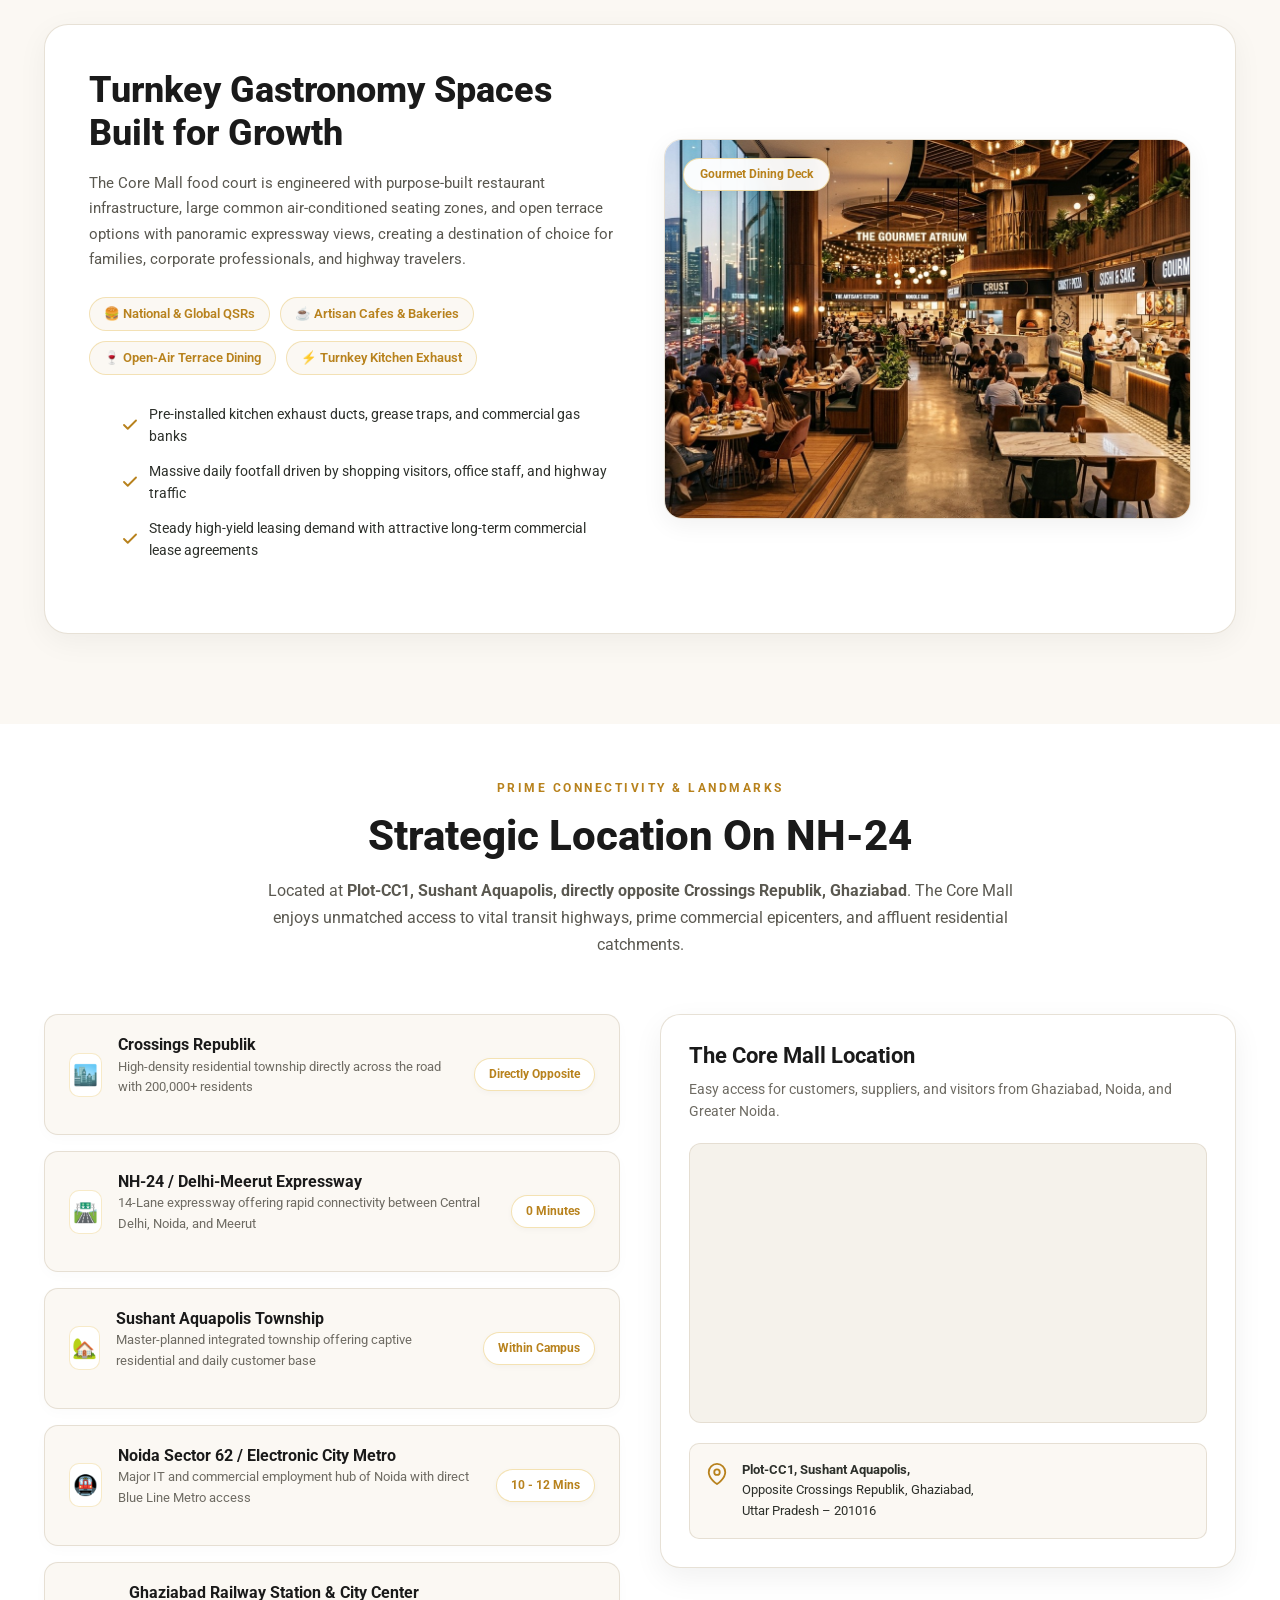
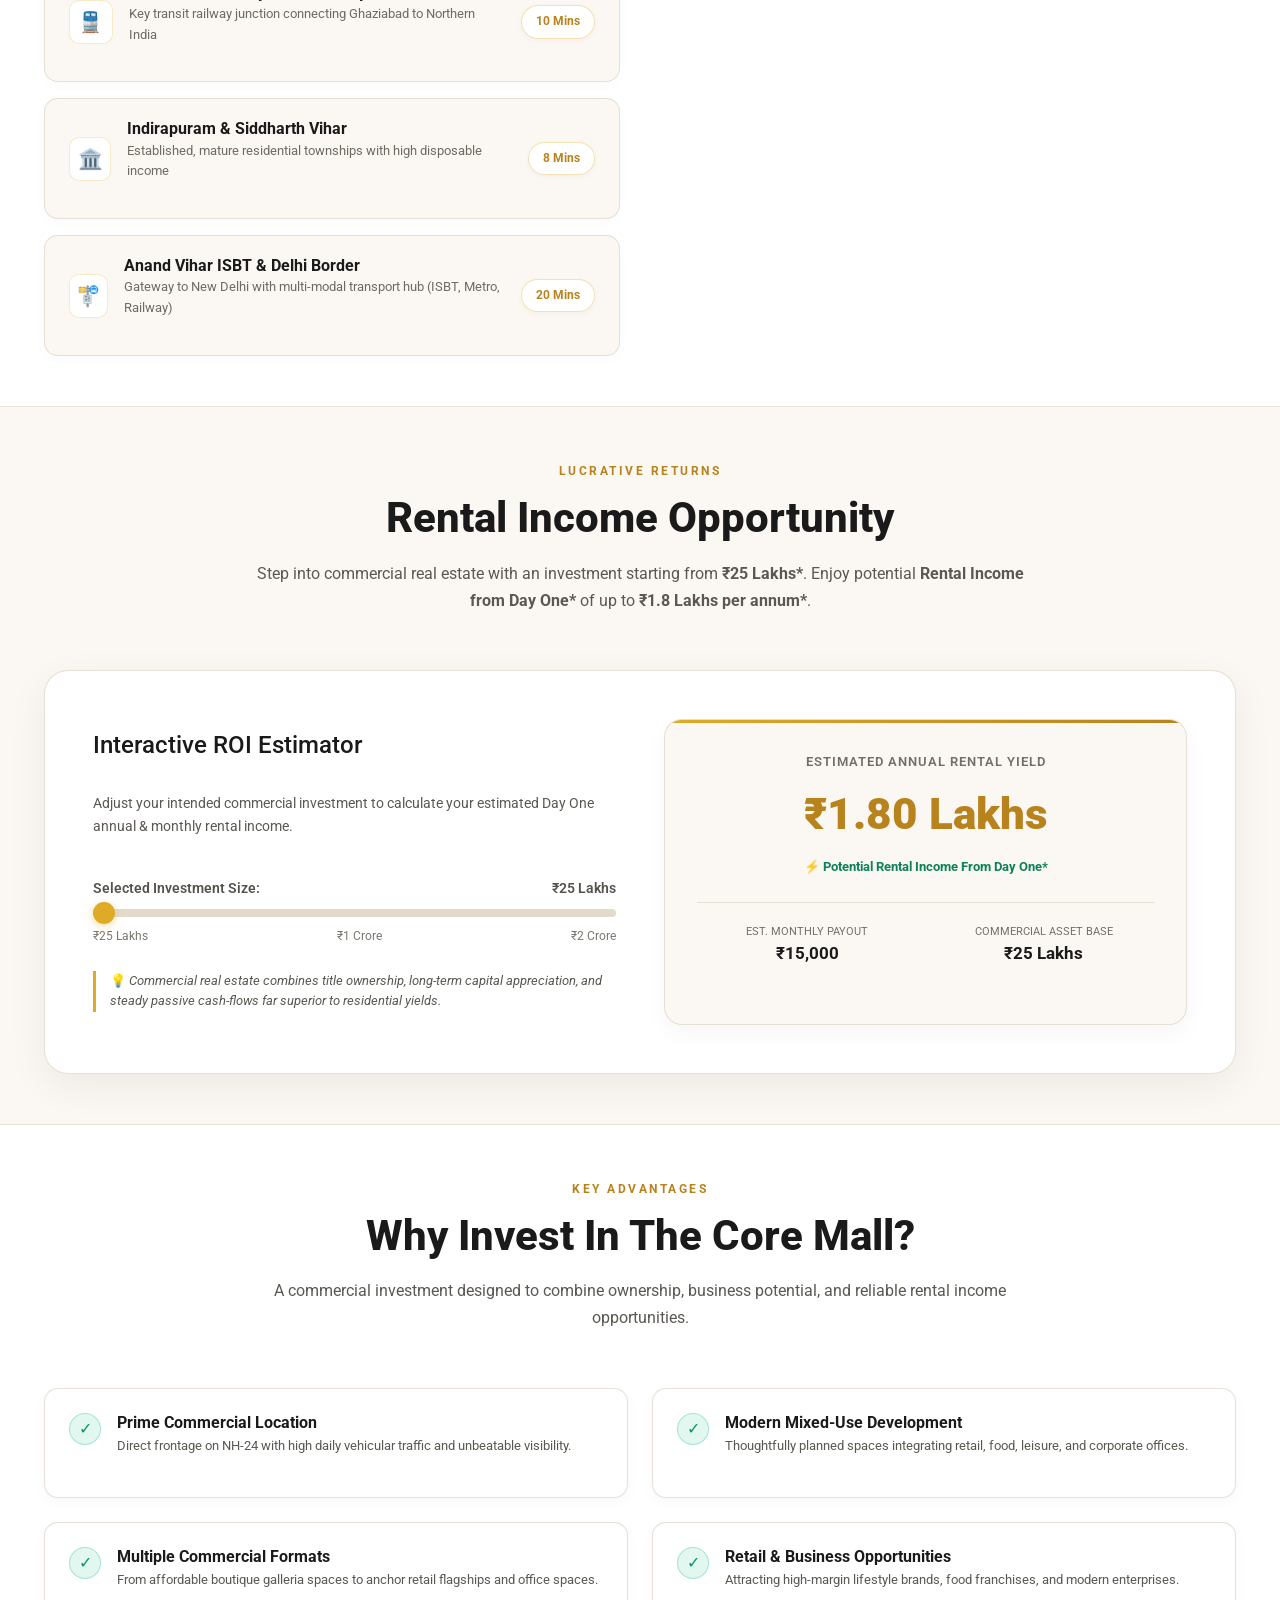
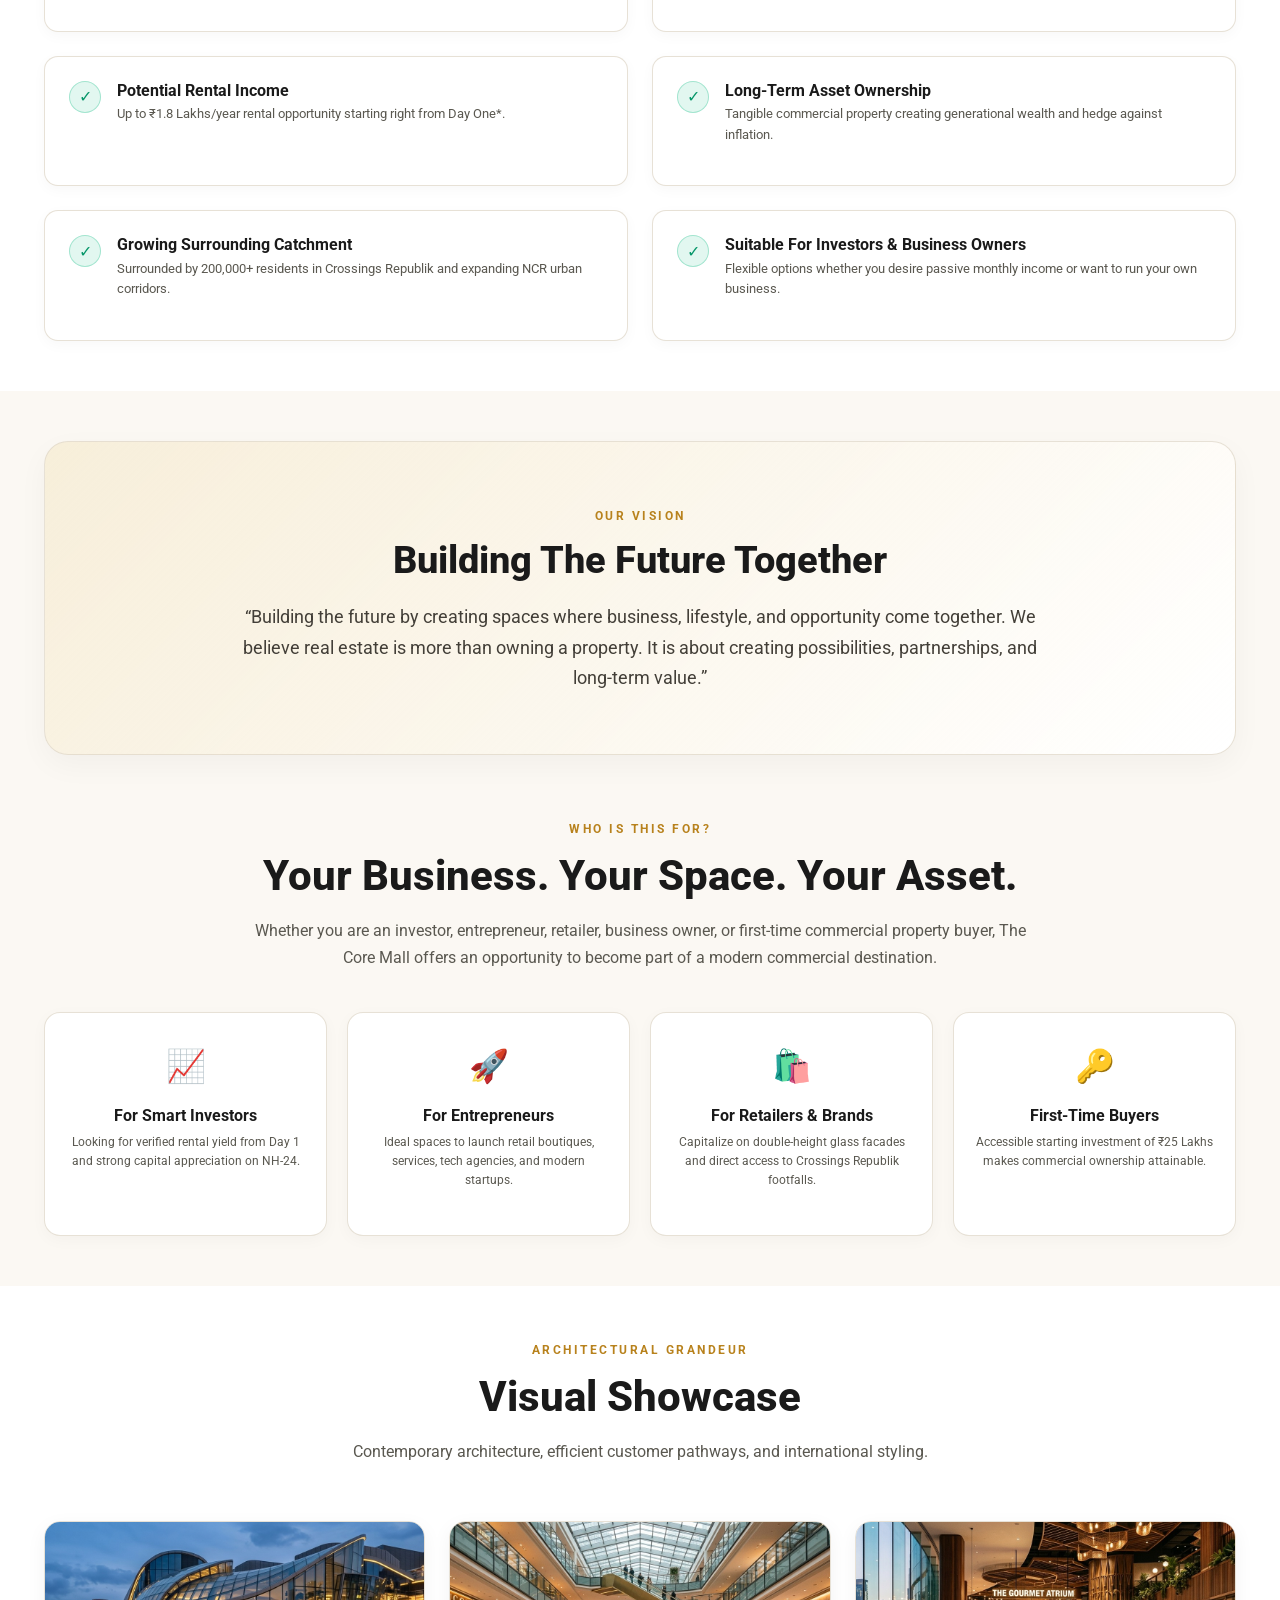
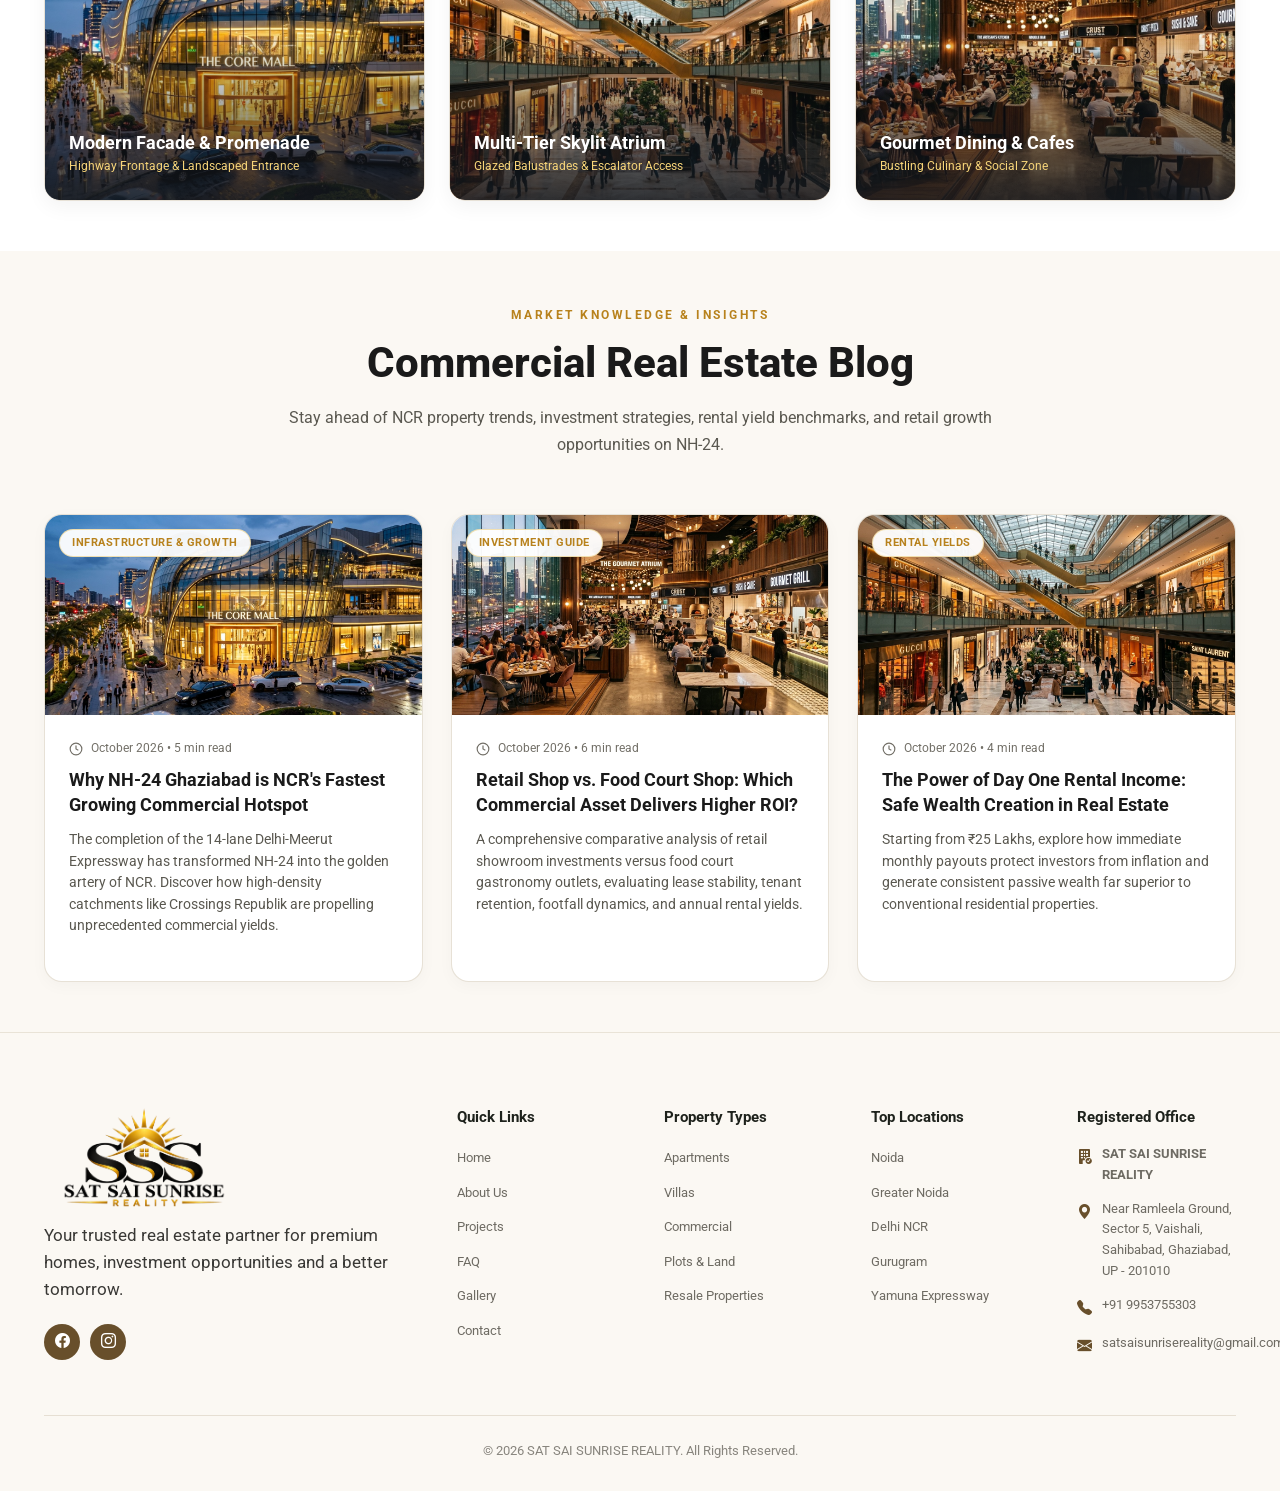
<file: The-Core-Mall/index.html>
<!DOCTYPE html>
<html lang="en">

<head>
  <meta charset="UTF-8">
  <meta name="viewport" content="width=device-width, initial-scale=1.0">
  <title>The Core Mall Ghaziabad | Commercial Shops &amp; Offices Opposite Crossings Republik</title>
  <meta name="description"
    content="The Core Mall Ghaziabad on NH-24 opposite Crossings Republik. Premium retail shops &amp; food court starting ₹25 Lakhs with Day One rental income.">
  <meta name="keywords"
    content="The Core Mall Ghaziabad, Crossings Republik Mall, NH 24 Commercial Property, Sushant Aquapolis Ghaziabad, Retail shops Ghaziabad, Commercial investment Ghaziabad">
  <meta name="author" content="SAT SAI SUNRISE REALITY">
  <meta name="robots" content="index, follow, max-image-preview:large, max-snippet:-1, max-video-preview:-1">
  <meta name="googlebot" content="index, follow, max-image-preview:large, max-snippet:-1, max-video-preview:-1">
  <meta name="bingbot" content="index, follow, max-image-preview:large, max-snippet:-1, max-video-preview:-1">
  <link rel="canonical" href="https://satsaisunrisereality.com/The-Core-Mall/">
  <link rel="alternate" type="text/markdown" href="https://satsaisunrisereality.com/llms.txt" title="LLM Context">
  <link rel="help" type="text/markdown" href="https://satsaisunrisereality.com/llms.txt" title="LLM Documentation">

  <!-- Open Graph / Facebook -->
  <meta property="og:type" content="website">
  <meta property="og:url" content="https://satsaisunrisereality.com/The-Core-Mall/">
  <meta property="og:title" content="The Core Mall Ghaziabad | Commercial Shops &amp; Offices Opposite Crossings Republik">
  <meta property="og:description"
    content="The Core Mall, Ghaziabad at Plot-CC1, Sushant Aquapolis, opposite Crossings Republik, NH-24. Premium retail shops, galleria, offices, and food court. Investment starting from ₹25 Lakhs.">
  <meta property="og:image" content="https://satsaisunrisereality.com/images/SSS-Realty-Logo.png">
  <meta property="og:site_name" content="SAT SAI SUNRISE REALITY">
  <meta property="og:locale" content="en_US">

  <!-- Twitter -->
  <meta name="twitter:card" content="summary_large_image">
  <meta name="twitter:url" content="https://satsaisunrisereality.com/The-Core-Mall/">
  <meta name="twitter:title" content="The Core Mall Ghaziabad | Commercial Shops &amp; Offices Opposite Crossings Republik">
  <meta name="twitter:description"
    content="The Core Mall, Ghaziabad at Plot-CC1, Sushant Aquapolis, opposite Crossings Republik, NH-24. Premium retail shops, galleria, offices, and food court. Investment starting from ₹25 Lakhs.">
  <meta name="twitter:image" content="https://satsaisunrisereality.com/images/SSS-Realty-Logo.png">

  <!-- Favicon -->
  <link rel="icon" type="image/x-icon" href="../favicon.ico">
  <link rel="icon" type="image/png" sizes="32x32" href="../images/favicon-32x32.png">
  <link rel="icon" type="image/png" sizes="16x16" href="../images/favicon-16x16.png">
  <link rel="icon" type="image/png" href="../images/fevicon-clean.png">
  <link rel="apple-touch-icon" sizes="180x180" href="../images/apple-touch-icon.png">

  <!-- Bootstrap CSS & Icons -->
  <link href="https://cdn.jsdelivr.net/npm/bootstrap@5.3.3/dist/css/bootstrap.min.css" rel="stylesheet">
  <link rel="stylesheet" href="https://cdn.jsdelivr.net/npm/bootstrap-icons@1.11.3/font/bootstrap-icons.min.css">

  <!-- Google Fonts -->
  <link rel="preconnect" href="https://fonts.googleapis.com">
  <link rel="preconnect" href="https://fonts.gstatic.com" crossorigin>
  <link href="https://fonts.googleapis.com/css2?family=Roboto:wght@300;400;500;700;900&display=swap" rel="stylesheet">

  <!-- CSS Stylesheets -->
  <link rel="stylesheet" href="../css/style.css">
  <link rel="stylesheet" href="css/style.css">
  <link rel="stylesheet" href="css/responsive.css">

  <!-- Structured Data (JSON-LD) -->
  <script type="application/ld+json">
  {
    "@context": "https://schema.org",
    "@type": "CommercialRealEstateListing",
    "name": "The Core Mall Ghaziabad",
    "description": "Premium retail shops, boutique galleria, corporate offices, and food court spaces opposite Crossings Republik on NH-24 Ghaziabad.",
    "url": "https://satsaisunrisereality.com/The-Core-Mall/",
    "image": "https://satsaisunrisereality.com/images/SSS-Realty-Logo.png",
    "telephone": "+919953755303",
    "address": {
      "@type": "PostalAddress",
      "streetAddress": "Plot-CC1, Sushant Aquapolis, Opposite Crossings Republik",
      "addressLocality": "Ghaziabad",
      "addressRegion": "Uttar Pradesh",
      "postalCode": "201016",
      "addressCountry": "IN"
    },
    "offers": {
      "@type": "Offer",
      "priceCurrency": "INR",
      "price": "2500000",
      "description": "Commercial investment starting from ₹25 Lakhs with rental potential from Day One"
    }
  }
  </script>
</head>

<body>

  <!-- =====================================================
       NAVBAR
  ====================================================== -->
  <header class="main-header">
    <nav class="navbar navbar-expand-lg">
      <div class="container navbar-container">
        <!-- Logo -->
        <a href="../" class="navbar-brand brand-logo">
          <div class="brand-content" style="display: flex; align-items: center;">
            <img src="../images/SSS-Realty-Logo.png" alt="SAT SAI SUNRISE REALITY" style="max-height: 70px;">
          </div>
        </a>

        <!-- Mobile Toggle -->
        <button class="navbar-toggler" type="button" data-bs-toggle="collapse" data-bs-target="#mainNavbar"
          aria-controls="mainNavbar" aria-expanded="false" aria-label="Toggle navigation">
          <i class="bi bi-list"></i>
        </button>

        <!-- Navigation -->
        <div class="collapse navbar-collapse" id="mainNavbar">
          <ul class="navbar-nav mx-auto">
            <li class="nav-item">
              <a class="nav-link" href="../">Home</a>
            </li>
            <li class="nav-item">
              <a class="nav-link" href="../about_us/">About Us</a>
            </li>
            <li class="nav-item">
              <a class="nav-link active" href="../projects/">Projects</a>
            </li>
            <li class="nav-item">
              <a class="nav-link" href="../faq/">FAQ</a>
            </li>
            <li class="nav-item">
              <a class="nav-link" href="../gallery/">Gallery</a>
            </li>
            <li class="nav-item">
              <a class="nav-link" href="../contact_us/">Contact</a>
            </li>
          </ul>

          <!-- Navbar Right -->
          <div class="navbar-right">
            <a href="tel:9953755303" class="btn-contact-nav">
              <i class="bi bi-telephone-fill" style="margin-right: 6px;"></i> 9953755303
            </a>
          </div>
        </div>
      </div>
    </nav>
  </header>

  <!-- ================= Hero Section ================= -->
  <header class="hero-section" id="hero">
    <div class="hero-bg-overlay"></div>
    <div class="hero-particles"></div>
    <div class="container hero-grid">
      <div class="hero-content">
        <div class="hero-badge">
          <i class="bi bi-geo-alt-fill" style="color: var(--gold-primary);"></i>
          <span>Plot-CC1, Sushant Aquapolis, Opp. Crossings Republik</span>
        </div>

        <h1 class="hero-title">
          THE <span style="color: var(--gold-primary);">CORE</span> MALL<br>
          <span
            style="font-weight: 300; letter-spacing: 12px; font-size: 0.55em; text-transform: uppercase;">GHAZIABAD</span>
        </h1>

        <div class="hero-subtitle">
          CREATING LIFESTYLE THROUGH REAL ESTATE
        </div>

        <p class="hero-desc">
          A Modern Commercial Destination & Strategic Investment Opportunity on NH-24.<br>
          An ultra-modern mixed-use commercial development designed to bring together<br>
          <strong>retail, business, entertainment, food, and lifestyle</strong> under one dynamic roof.
        </p>

        <!-- Highlights Row -->
        <div class="hero-highlights-row">
          <div class="highlight-box">
            <div class="highlight-icon"><i class="bi bi-stack"></i></div>
            <div class="highlight-info">
              <div class="highlight-label">STARTING INVESTMENT</div>
              <div class="highlight-value">₹25 Lakhs*</div>
              <div class="highlight-sub">Entry into commercial asset</div>
            </div>
          </div>
          <div class="highlight-box">
            <div class="highlight-icon"><i class="bi bi-graph-up-arrow"></i></div>
            <div class="highlight-info">
              <div class="highlight-label">RENTAL ADVANTAGE</div>
              <div class="highlight-value">Day One*</div>
              <div class="highlight-sub">Immediate passive income</div>
            </div>
          </div>
          <div class="highlight-box">
            <div class="highlight-icon"><i class="bi bi-cash-coin"></i></div>
            <div class="highlight-info">
              <div class="highlight-label">ANNUAL RETURNS</div>
              <div class="highlight-value">Up to ₹1.8 L*</div>
              <div class="highlight-sub">Per annum guaranteed potential</div>
            </div>
          </div>
        </div>


      </div>
    </div>
  </header>

  <!-- ================= Stats Ribbon ================= -->
  <section class="stats-ribbon">
    <div class="container stats-grid">
      <div class="stat-item">
        <div class="stat-number">NH-24</div>
        <div class="stat-title">Strategic Expressway Frontage</div>
        <div class="stat-desc">Direct 14-Lane Highway Access</div>
      </div>
      <div class="stat-item">
        <div class="stat-number">200K+</div>
        <div class="stat-title">Immediate Catchment Population</div>
        <div class="stat-desc">Crossings Republik & Sushant Aquapolis</div>
      </div>
      <div class="stat-item">
        <div class="stat-number">₹25 L*</div>
        <div class="stat-title">Accessible Commercial Entry</div>
        <div class="stat-desc">High Growth Commercial Property</div>
      </div>
      <div class="stat-item">
        <div class="stat-number">₹1.8 L*</div>
        <div class="stat-title">Rental Return Per Annum</div>
        <div class="stat-desc">Income Starts From Day One*</div>
      </div>
    </div>
  </section>

  <!-- ================= Overview & Vision Section ================= -->
  <section class="distinctive-section" id="overview">
    <div class="container">
      <div class="section-header">
        <span class="section-tag">A Destination Designed For Tomorrow</span>
        <h2 class="section-title">Where Business Meets Lifestyle</h2>
        <p class="section-desc">
          Strategically positioned on NH-24, <strong>The Core Mall</strong> brings together thoughtfully planned
          commercial spaces with modern infrastructure and a vibrant environment, creating robust opportunities for both
          visionary businesses and high-yield investors.
        </p>
      </div>

      <!-- Distinctive Features Grid -->
      <div class="features-grid">
        <!-- Feature 1 -->
        <div class="feature-card">
          <div class="feature-icon-box">🛍️</div>
          <h3 class="feature-title">Diverse Commercial Spaces</h3>
          <p class="feature-desc">
            Retail shops, galleria shops, office spaces, food court, and entertainment zones thoughtfully zoned to serve
            multiple business formats under one roof.
          </p>
        </div>

        <!-- Feature 2 -->
        <div class="feature-card">
          <div class="feature-icon-box">📍</div>
          <h3 class="feature-title">Strategic Location</h3>
          <p class="feature-desc">
            Located directly opposite Crossings Republik on NH-24, offering unparalleled seamless connectivity to major
            residential & commercial catchments across Ghaziabad, Noida, and NCR.
          </p>
        </div>

        <!-- Feature 3 -->
        <div class="feature-card">
          <div class="feature-icon-box">🏢</div>
          <h3 class="feature-title">Mixed-Use Commercial Ecosystem</h3>
          <p class="feature-desc">
            A vibrant synergistic combination of shopping, corporate business, gourmet food, entertainment, and
            lifestyle creates an energetic destination with round-the-clock footfall.
          </p>
        </div>

        <!-- Feature 4 -->
        <div class="feature-card">
          <div class="feature-icon-box">💼</div>
          <h3 class="feature-title">Business-Ready Environment</h3>
          <p class="feature-desc">
            Engineered to provide businesses with a professional, contemporary, and fully serviced space to establish,
            operate smoothly, and grow exponentially.
          </p>
        </div>

        <!-- Feature 5 -->
        <div class="feature-card">
          <div class="feature-icon-box">📈</div>
          <h3 class="feature-title">High Investment Opportunity</h3>
          <p class="feature-desc">
            Commercial real estate configured specifically for astute investors looking for an asset with verified Day
            One rental yields and tremendous capital appreciation.
          </p>
        </div>

        <!-- Feature 6 -->
        <div class="feature-card">
          <div class="feature-icon-box">🌱</div>
          <h3 class="feature-title">Modern & Sustainable Vision</h3>
          <p class="feature-desc">
            A forward-thinking development focused on contemporary international architecture, efficient space
            utilization, eco-friendly standards, and superior visitor experiences.
          </p>
        </div>
      </div>
    </div>
  </section>

  <!-- ================= Retail Shop Section ================= -->
  <section class="showcase-section" id="retail-shop">
    <div class="container">
      <div class="section-header">
        <span class="section-tag">High-Footfall Commercial Assets</span>
        <h2 class="section-title">Retail Shop &amp; High-Street Galleria</h2>
        <p class="section-desc">
          Thoughtfully engineered retail shops and boutique galleria spaces designed to offer maximum visibility,
          double-height frontages, and consistent customer footfall from surrounding high-density catchments.
        </p>
      </div>

      <div class="showcase-split">
        <div class="showcase-img-wrap">
          <img src="images/core-mall-retail.jpg" alt="Retail Shops & Galleria Atrium">
          <div class="showcase-badge">Double-Height Showrooms</div>
        </div>

        <div class="showcase-details">
          <h3>Prime High-Street Retail Opportunities</h3>
          <p>
            Whether you are expanding a branded retail chain, establishing a boutique fashion galleria, or looking for
            high-yield passive rental assets, The Core Mall provides business-ready retail spaces with dedicated loading
            bays, wide arterial promenades, and seamless escalator connectivity.
          </p>

          <div class="showcase-pills-row">
            <span class="showcase-pill">🛍️ High-Street Flagships</span>
            <span class="showcase-pill">✨ Skylit Atrium Frontage</span>
            <span class="showcase-pill">💰 Entry from ₹25 Lakhs*</span>
            <span class="showcase-pill">📈 Rental From Day One*</span>
          </div>

          <ul class="space-features-list" style="margin-bottom: 28px;">
            <li>
              <svg width="18" height="18" viewBox="0 0 24 24" fill="none" stroke="currentColor" stroke-width="2.5"
                stroke-linecap="round" stroke-linejoin="round">
                <polyline points="20 6 9 17 4 12"></polyline>
              </svg>
              <span>Double-height glass facades maximizing brand visibility and customer footfalls</span>
            </li>
            <li>
              <svg width="18" height="18" viewBox="0 0 24 24" fill="none" stroke="currentColor" stroke-width="2.5"
                stroke-linecap="round" stroke-linejoin="round">
                <polyline points="20 6 9 17 4 12"></polyline>
              </svg>
              <span>200,000+ captive residential catchment directly across the road in Crossings Republik</span>
            </li>
            <li>
              <svg width="18" height="18" viewBox="0 0 24 24" fill="none" stroke="currentColor" stroke-width="2.5"
                stroke-linecap="round" stroke-linejoin="round">
                <polyline points="20 6 9 17 4 12"></polyline>
              </svg>
              <span>High capital appreciation on NH-24 with immediate rental income potential</span>
            </li>
          </ul>

        </div>
      </div>
    </div>
  </section>

  <!-- ================= Food Court Shop Section ================= -->
  <section class="showcase-section" id="food-court-shop" style="background: #fbf8f3;">
    <div class="container">
      <div class="section-header">
        <span class="section-tag">Lucrative Gastronomy Hub</span>
        <h2 class="section-title">Food Court Shop &amp; Dining Deck</h2>
        <p class="section-desc">
          A bustling culinary and entertainment destination hosting top Quick Service Restaurants (QSRs), specialty
          cafes, fine-dining restaurants, and open-terrace food lounges on NH-24.
        </p>
      </div>

      <div class="showcase-split reverse">
        <div class="showcase-img-wrap">
          <img src="images/core-mall-foodcourt.jpg" alt="Food Court & Dining Spaces">
          <div class="showcase-badge">Gourmet Dining Deck</div>
        </div>

        <div class="showcase-details">
          <h3>Turnkey Gastronomy Spaces Built for Growth</h3>
          <p>
            The Core Mall food court is engineered with purpose-built restaurant infrastructure, large common
            air-conditioned seating zones, and open terrace options with panoramic expressway views, creating a
            destination of choice for families, corporate professionals, and highway travelers.
          </p>

          <div class="showcase-pills-row">
            <span class="showcase-pill">🍔 National &amp; Global QSRs</span>
            <span class="showcase-pill">☕ Artisan Cafes &amp; Bakeries</span>
            <span class="showcase-pill">🍷 Open-Air Terrace Dining</span>
            <span class="showcase-pill">⚡ Turnkey Kitchen Exhaust</span>
          </div>

          <ul class="space-features-list" style="margin-bottom: 28px;">
            <li>
              <svg width="18" height="18" viewBox="0 0 24 24" fill="none" stroke="currentColor" stroke-width="2.5"
                stroke-linecap="round" stroke-linejoin="round">
                <polyline points="20 6 9 17 4 12"></polyline>
              </svg>
              <span>Pre-installed kitchen exhaust ducts, grease traps, and commercial gas banks</span>
            </li>
            <li>
              <svg width="18" height="18" viewBox="0 0 24 24" fill="none" stroke="currentColor" stroke-width="2.5"
                stroke-linecap="round" stroke-linejoin="round">
                <polyline points="20 6 9 17 4 12"></polyline>
              </svg>
              <span>Massive daily footfall driven by shopping visitors, office staff, and highway traffic</span>
            </li>
            <li>
              <svg width="18" height="18" viewBox="0 0 24 24" fill="none" stroke="currentColor" stroke-width="2.5"
                stroke-linecap="round" stroke-linejoin="round">
                <polyline points="20 6 9 17 4 12"></polyline>
              </svg>
              <span>Steady high-yield leasing demand with attractive long-term commercial lease agreements</span>
            </li>
          </ul>

        </div>
      </div>
    </div>
  </section>

  <!-- ================= Strategic Location & Landmarks ================= -->
  <section class="location-section" id="location">
    <div class="container">
      <div class="section-header">
        <span class="section-tag">Prime Connectivity & Landmarks</span>
        <h2 class="section-title">Strategic Location On NH-24</h2>
        <p class="section-desc">
          Located at <strong>Plot-CC1, Sushant Aquapolis, directly opposite Crossings Republik, Ghaziabad</strong>. The
          Core Mall enjoys unmatched access to vital transit highways, prime commercial epicenters, and affluent
          residential catchments.
        </p>
      </div>

      <div class="location-layout">
        <!-- Landmarks Breakdown -->
        <div class="location-highlights-list">
          <!-- Landmark 1 -->
          <div class="landmark-card">
            <div class="landmark-left">
              <div class="landmark-icon">🏙️</div>
              <div class="landmark-info">
                <h4>Crossings Republik</h4>
                <p>High-density residential township directly across the road with 200,000+ residents</p>
              </div>
            </div>
            <div class="landmark-badge">Directly Opposite</div>
          </div>

          <!-- Landmark 2 -->
          <div class="landmark-card">
            <div class="landmark-left">
              <div class="landmark-icon">🛣️</div>
              <div class="landmark-info">
                <h4>NH-24 / Delhi-Meerut Expressway</h4>
                <p>14-Lane expressway offering rapid connectivity between Central Delhi, Noida, and Meerut</p>
              </div>
            </div>
            <div class="landmark-badge">0 Minutes</div>
          </div>

          <!-- Landmark 3 -->
          <div class="landmark-card">
            <div class="landmark-left">
              <div class="landmark-icon">🏡</div>
              <div class="landmark-info">
                <h4>Sushant Aquapolis Township</h4>
                <p>Master-planned integrated township offering captive residential and daily customer base</p>
              </div>
            </div>
            <div class="landmark-badge">Within Campus</div>
          </div>

          <!-- Landmark 4 -->
          <div class="landmark-card">
            <div class="landmark-left">
              <div class="landmark-icon">🚇</div>
              <div class="landmark-info">
                <h4>Noida Sector 62 / Electronic City Metro</h4>
                <p>Major IT and commercial employment hub of Noida with direct Blue Line Metro access</p>
              </div>
            </div>
            <div class="landmark-badge">10 - 12 Mins</div>
          </div>

          <!-- Landmark 5 -->
          <div class="landmark-card">
            <div class="landmark-left">
              <div class="landmark-icon">🚆</div>
              <div class="landmark-info">
                <h4>Ghaziabad Railway Station & City Center</h4>
                <p>Key transit railway junction connecting Ghaziabad to Northern India</p>
              </div>
            </div>
            <div class="landmark-badge">10 Mins</div>
          </div>

          <!-- Landmark 6 -->
          <div class="landmark-card">
            <div class="landmark-left">
              <div class="landmark-icon">🏛️</div>
              <div class="landmark-info">
                <h4>Indirapuram & Siddharth Vihar</h4>
                <p>Established, mature residential townships with high disposable income</p>
              </div>
            </div>
            <div class="landmark-badge">8 Mins</div>
          </div>

          <!-- Landmark 7 -->
          <div class="landmark-card">
            <div class="landmark-left">
              <div class="landmark-icon">🚏</div>
              <div class="landmark-info">
                <h4>Anand Vihar ISBT & Delhi Border</h4>
                <p>Gateway to New Delhi with multi-modal transport hub (ISBT, Metro, Railway)</p>
              </div>
            </div>
            <div class="landmark-badge">20 Mins</div>
          </div>
        </div>

        <!-- Interactive Map & Address Card -->
        <div class="location-map-card">
          <h3>The Core Mall Location</h3>
          <p>Easy access for customers, suppliers, and visitors from Ghaziabad, Noida, and Greater Noida.</p>

          <div class="map-visual-box">
            <!-- Google Maps Embed for Sushant Aquapolis / Crossings Republik Ghaziabad -->
            <iframe
              src="https://www.google.com/maps/embed?pb=!1m18!1m12!1m3!1d14006.915729116035!2d77.42436768393526!3d28.637877209378822!2m3!1f0!2f0!3f0!3m2!1i1024!2i768!4f13.1!3m3!1m2!1s0x390cf02d8ee1c3e3%3A0x6a1f1bcba9ebf304!2sCrossings%20Republik%2C%20Ghaziabad%2C%20Uttar%20Pradesh!5e0!3m2!1sen!2sin!4v1700000000000!5m2!1sen!2sin"
              allowfullscreen="" loading="lazy" referrerpolicy="no-referrer-when-downgrade"
              title="The Core Mall Location Map">
            </iframe>
          </div>

          <div class="address-box">
            <svg width="22" height="22" viewBox="0 0 24 24" fill="none" stroke="currentColor" stroke-width="2"
              stroke-linecap="round" stroke-linejoin="round">
              <path d="M21 10c0 7-9 13-9 13s-9-6-9-13a9 9 0 0 1 18 0z"></path>
              <circle cx="12" cy="10" r="3"></circle>
            </svg>
            <div>
              <p><strong>Plot-CC1, Sushant Aquapolis,</strong><br>Opposite Crossings Republik, Ghaziabad,<br>Uttar
                Pradesh – 201016</p>
            </div>
          </div>
        </div>
      </div>
    </div>
  </section>

  <!-- ================= Investment & Rental Calculator ================= -->
  <section class="investment-section" id="investment">
    <div class="container">
      <div class="section-header">
        <span class="section-tag">Lucrative Returns</span>
        <h2 class="section-title">Rental Income Opportunity</h2>
        <p class="section-desc">
          Step into commercial real estate with an investment starting from <strong>₹25 Lakhs*</strong>. Enjoy potential
          <strong>Rental Income from Day One*</strong> of up to <strong>₹1.8 Lakhs per annum*</strong>.
        </p>
      </div>

      <div class="investment-box">
        <div class="calc-grid">
          <div class="calc-sliders">
            <h3 style="font-family: var(--font-display); font-size: 24px; color: #1a1a1a;">Interactive ROI Estimator</h3>
            <p style="font-size: 14px; color: var(--text-muted);">
              Adjust your intended commercial investment to calculate your estimated Day One annual & monthly rental
              income.
            </p>

            <div class="slider-group">
              <div class="slider-header">
                <span>Selected Investment Size:</span>
                <span class="slider-val" id="sliderDisplay">₹25 Lakhs</span>
              </div>
              <input type="range" id="investSlider" min="25" max="200" step="5" value="25">
              <div style="display: flex; justify-content: space-between; font-size: 12px; color: var(--text-dim);">
                <span>₹25 Lakhs</span>
                <span>₹1 Crore</span>
                <span>₹2 Crore</span>
              </div>
            </div>

            <div
              style="font-size: 13px; color: var(--text-muted); line-height: 1.6; border-left: 3px solid var(--gold-primary); padding-left: 14px;">
              💡 <em>Commercial real estate combines title ownership, long-term capital appreciation, and steady passive
                cash-flows far superior to residential yields.</em>
            </div>
          </div>

          <div class="return-summary-card">
            <div class="return-label">Estimated Annual Rental Yield</div>
            <div class="return-amount" id="returnAmountDisplay">₹1.80 Lakhs</div>
            <div class="return-desc">⚡ Potential Rental Income From Day One*</div>

            <div class="mini-stats-row">
              <div>
                <div class="mini-stat-title">Est. Monthly Payout</div>
                <div class="mini-stat-val" id="monthlyRentalDisplay">₹15,000</div>
              </div>
              <div>
                <div class="mini-stat-title">Commercial Asset Base</div>
                <div class="mini-stat-val" id="assetValueDisplay">₹25 Lakhs</div>
              </div>
            </div>


          </div>
        </div>
      </div>
    </div>
  </section>

  <!-- ================= Why Invest In The Core Mall ================= -->
  <section class="why-invest-section" id="why-invest">
    <div class="container">
      <div class="section-header">
        <span class="section-tag">Key Advantages</span>
        <h2 class="section-title">Why Invest In The Core Mall?</h2>
        <p class="section-desc">
          A commercial investment designed to combine ownership, business potential, and reliable rental income
          opportunities.
        </p>
      </div>

      <div class="why-invest-grid">
        <div class="why-item">
          <div class="check-icon">✓</div>
          <div class="why-content">
            <h4>Prime Commercial Location</h4>
            <p>Direct frontage on NH-24 with high daily vehicular traffic and unbeatable visibility.</p>
          </div>
        </div>

        <div class="why-item">
          <div class="check-icon">✓</div>
          <div class="why-content">
            <h4>Modern Mixed-Use Development</h4>
            <p>Thoughtfully planned spaces integrating retail, food, leisure, and corporate offices.</p>
          </div>
        </div>

        <div class="why-item">
          <div class="check-icon">✓</div>
          <div class="why-content">
            <h4>Multiple Commercial Formats</h4>
            <p>From affordable boutique galleria spaces to anchor retail flagships and office spaces.</p>
          </div>
        </div>

        <div class="why-item">
          <div class="check-icon">✓</div>
          <div class="why-content">
            <h4>Retail & Business Opportunities</h4>
            <p>Attracting high-margin lifestyle brands, food franchises, and modern enterprises.</p>
          </div>
        </div>

        <div class="why-item">
          <div class="check-icon">✓</div>
          <div class="why-content">
            <h4>Potential Rental Income</h4>
            <p>Up to ₹1.8 Lakhs/year rental opportunity starting right from Day One*.</p>
          </div>
        </div>

        <div class="why-item">
          <div class="check-icon">✓</div>
          <div class="why-content">
            <h4>Long-Term Asset Ownership</h4>
            <p>Tangible commercial property creating generational wealth and hedge against inflation.</p>
          </div>
        </div>

        <div class="why-item">
          <div class="check-icon">✓</div>
          <div class="why-content">
            <h4>Growing Surrounding Catchment</h4>
            <p>Surrounded by 200,000+ residents in Crossings Republik and expanding NCR urban corridors.</p>
          </div>
        </div>

        <div class="why-item">
          <div class="check-icon">✓</div>
          <div class="why-content">
            <h4>Suitable For Investors & Business Owners</h4>
            <p>Flexible options whether you desire passive monthly income or want to run your own business.</p>
          </div>
        </div>
      </div>
    </div>
  </section>

  <!-- ================= Vision & Target Audience ================= -->
  <section class="vision-section">
    <div class="container">
      <div class="vision-card">
        <span class="section-tag">Our Vision</span>
        <h2>Building The Future Together</h2>
        <p>
          “Building the future by creating spaces where business, lifestyle, and opportunity come together. We believe
          real estate is more than owning a property. It is about creating possibilities, partnerships, and long-term
          value.”
        </p>
      </div>

      <div class="section-header" style="margin-bottom: 40px;">
        <span class="section-tag">Who Is This For?</span>
        <h2 class="section-title">Your Business. Your Space. Your Asset.</h2>
        <p class="section-desc">
          Whether you are an investor, entrepreneur, retailer, business owner, or first-time commercial property buyer,
          The Core Mall offers an opportunity to become part of a modern commercial destination.
        </p>
      </div>

      <div class="audience-grid">
        <div class="audience-card">
          <div class="audience-icon">📈</div>
          <h4>For Smart Investors</h4>
          <p>Looking for verified rental yield from Day 1 and strong capital appreciation on NH-24.</p>
        </div>

        <div class="audience-card">
          <div class="audience-icon">🚀</div>
          <h4>For Entrepreneurs</h4>
          <p>Ideal spaces to launch retail boutiques, services, tech agencies, and modern startups.</p>
        </div>

        <div class="audience-card">
          <div class="audience-icon">🛍️</div>
          <h4>For Retailers & Brands</h4>
          <p>Capitalize on double-height glass facades and direct access to Crossings Republik footfalls.</p>
        </div>

        <div class="audience-card">
          <div class="audience-icon">🔑</div>
          <h4>First-Time Buyers</h4>
          <p>Accessible starting investment of ₹25 Lakhs makes commercial ownership attainable.</p>
        </div>
      </div>
    </div>
  </section>

  <!-- ================= Gallery Section ================= -->
  <section class="gallery-section">
    <div class="container">
      <div class="section-header">
        <span class="section-tag">Architectural Grandeur</span>
        <h2 class="section-title">Visual Showcase</h2>
        <p class="section-desc">
          Contemporary architecture, efficient customer pathways, and international styling.
        </p>
      </div>

      <div class="gallery-grid">
        <div class="gallery-item">
          <img src="images/core-mall-exterior.jpg" alt="Exterior Facade">
          <div class="gallery-overlay">
            <h4>Modern Facade & Promenade</h4>
            <span>Highway Frontage & Landscaped Entrance</span>
          </div>
        </div>

        <div class="gallery-item">
          <img src="images/core-mall-retail.jpg" alt="Atrium & Retail">
          <div class="gallery-overlay">
            <h4>Multi-Tier Skylit Atrium</h4>
            <span>Glazed Balustrades & Escalator Access</span>
          </div>
        </div>

        <div class="gallery-item">
          <img src="images/core-mall-foodcourt.jpg" alt="Food Court & Dining">
          <div class="gallery-overlay">
            <h4>Gourmet Dining & Cafes</h4>
            <span>Bustling Culinary & Social Zone</span>
          </div>
        </div>
      </div>
    </div>
  </section>

  <!-- ================= Commercial Insights / Blog Section ================= -->
  <section class="blog-section" id="blog">
    <div class="container">
      <div class="section-header">
        <span class="section-tag">Market Knowledge &amp; Insights</span>
        <h2 class="section-title">Commercial Real Estate Blog</h2>
        <p class="section-desc">
          Stay ahead of NCR property trends, investment strategies, rental yield benchmarks, and retail growth
          opportunities on NH-24.
        </p>
      </div>

      <div class="blog-grid">
        <!-- Blog 1 -->
        <article class="blog-card">
          <div class="blog-card-media">
            <img src="images/core-mall-exterior.jpg" alt="NH-24 Commercial Real Estate Growth">
            <span class="blog-category-tag">Infrastructure &amp; Growth</span>
          </div>
          <div class="blog-card-body">
            <div class="blog-date">
              <svg width="14" height="14" viewBox="0 0 24 24" fill="none" stroke="currentColor" stroke-width="2">
                <circle cx="12" cy="12" r="10"></circle>
                <polyline points="12 6 12 12 16 14"></polyline>
              </svg>
              <span>October 2026 • 5 min read</span>
            </div>
            <h3 class="blog-title">Why NH-24 Ghaziabad is NCR's Fastest Growing Commercial Hotspot</h3>
            <p class="blog-excerpt">
              The completion of the 14-lane Delhi-Meerut Expressway has transformed NH-24 into the golden artery of NCR.
              Discover how high-density catchments like Crossings Republik are propelling unprecedented commercial
              yields.
            </p>

          </div>
        </article>

        <!-- Blog 2 -->
        <article class="blog-card">
          <div class="blog-card-media">
            <img src="images/core-mall-foodcourt.jpg" alt="Retail vs Food Court ROI">
            <span class="blog-category-tag">Investment Guide</span>
          </div>
          <div class="blog-card-body">
            <div class="blog-date">
              <svg width="14" height="14" viewBox="0 0 24 24" fill="none" stroke="currentColor" stroke-width="2">
                <circle cx="12" cy="12" r="10"></circle>
                <polyline points="12 6 12 12 16 14"></polyline>
              </svg>
              <span>October 2026 • 6 min read</span>
            </div>
            <h3 class="blog-title">Retail Shop vs. Food Court Shop: Which Commercial Asset Delivers Higher ROI?</h3>
            <p class="blog-excerpt">
              A comprehensive comparative analysis of retail showroom investments versus food court gastronomy outlets,
              evaluating lease stability, tenant retention, footfall dynamics, and annual rental yields.
            </p>

          </div>
        </article>

        <!-- Blog 3 -->
        <article class="blog-card">
          <div class="blog-card-media">
            <img src="images/core-mall-retail.jpg" alt="Day One Rental Yield Explained">
            <span class="blog-category-tag">Rental Yields</span>
          </div>
          <div class="blog-card-body">
            <div class="blog-date">
              <svg width="14" height="14" viewBox="0 0 24 24" fill="none" stroke="currentColor" stroke-width="2">
                <circle cx="12" cy="12" r="10"></circle>
                <polyline points="12 6 12 12 16 14"></polyline>
              </svg>
              <span>October 2026 • 4 min read</span>
            </div>
            <h3 class="blog-title">The Power of Day One Rental Income: Safe Wealth Creation in Real Estate</h3>
            <p class="blog-excerpt">
              Starting from ₹25 Lakhs, explore how immediate monthly payouts protect investors from inflation and
              generate consistent passive wealth far superior to conventional residential properties.
            </p>

          </div>
        </article>
      </div>
    </div>
  </section>





  <!-- =====================================================
       MAIN FOOTER
  ====================================================== -->
  <footer class="main-footer">
    <div class="container">
      <div class="row g-4 g-lg-5 footer-top-row">
        <!-- Col 1: Brand & About -->
        <div class="col-lg-4 col-md-12 col-12">
          <a href="../" class="footer-brand">
            <div class="brand-content" style="display: flex; align-items: center;">
              <img src="../images/SSS-Realty-Logo.png" alt="SAT SAI SUNRISE REALITY" style="max-height: 100px;">
            </div>
          </a>
          <p class="footer-about-text">
            Your trusted real estate partner for premium homes, investment opportunities and a better tomorrow.
          </p>
          <div class="footer-social-icons">
            <a href="https://www.facebook.com/profile.php?id=61582430763586" target="_blank"
              class="footer-social-btn fb-icon" aria-label="Facebook"><i class="bi bi-facebook"></i></a>
            <a href="https://www.instagram.com/saisunrisereality/" target="_blank" class="footer-social-btn insta-icon"
              aria-label="Instagram"><i class="bi bi-instagram"></i></a>
          </div>
        </div>

        <!-- Col 2: Quick Links -->
        <div class="col-lg-2 col-md-3 col-6">
          <h4 class="footer-col-title">Quick Links</h4>
          <ul class="footer-links-list">
            <li><a href="../">Home</a></li>
            <li><a href="../about_us/">About Us</a></li>
            <li><a href="../projects/">Projects</a></li>
            <li><a href="../faq/">FAQ</a></li>
            <li><a href="../gallery/">Gallery</a></li>
            <li><a href="../contact_us/">Contact</a></li>
          </ul>
        </div>

        <!-- Col 3: Property Types -->
        <div class="col-lg-2 col-md-3 col-6">
          <h4 class="footer-col-title">Property Types</h4>
          <ul class="footer-links-list">
            <li><span>Apartments</span></li>
            <li><span>Villas</span></li>
            <li><span>Commercial</span></li>
            <li><span>Plots &amp; Land</span></li>
            <li><span>Resale Properties</span></li>
          </ul>
        </div>

        <!-- Col 4: Top Locations -->
        <div class="col-lg-2 col-md-3 col-6">
          <h4 class="footer-col-title">Top Locations</h4>
          <ul class="footer-links-list">
            <li><span>Noida</span></li>
            <li><span>Greater Noida</span></li>
            <li><span>Delhi NCR</span></li>
            <li><span>Gurugram</span></li>
            <li><span>Yamuna Expressway</span></li>
          </ul>
        </div>

        <!-- Col 5: Registered Office -->
        <div class="col-lg-2 col-md-3 col-12">
          <h4 class="footer-col-title">Registered Office</h4>
          <ul class="footer-contact-list">
            <li>
              <i class="bi bi-building-fill-check"></i>
              <span><strong>SAT SAI SUNRISE REALITY</strong></span>
            </li>
            <li>
              <i class="bi bi-geo-alt-fill"></i>
              <span>Near Ramleela Ground, Sector 5, Vaishali, Sahibabad, Ghaziabad, UP - 201010</span>
            </li>
            <li>
              <i class="bi bi-telephone-fill"></i>
              <a href="tel:9953755303" style="color: inherit; text-decoration: none;">+91 9953755303</a>
            </li>
            <li>
              <i class="bi bi-envelope-fill"></i>
              <span>satsaisunrisereality@gmail.com</span>
            </li>
          </ul>
        </div>
      </div>
      <!-- Bottom Copyright Bar -->
      <div class="footer-bottom-bar">
        <p>© 2026 SAT SAI SUNRISE REALITY. All Rights Reserved.</p>
      </div>
    </div>
  </footer>

  <!-- WhatsApp Floating Button -->
  <a href="https://wa.me/919953755303" target="_blank" class="whatsapp-float" aria-label="Chat on WhatsApp">
    <i class="bi bi-whatsapp"></i>
  </a>

  <!-- Bootstrap JS -->
  <script src="https://cdn.jsdelivr.net/npm/bootstrap@5.3.3/dist/js/bootstrap.bundle.min.js"></script>

  <!-- JavaScript Script -->
  <script src="js/main.js"></script>
</body>

</html>
</file>
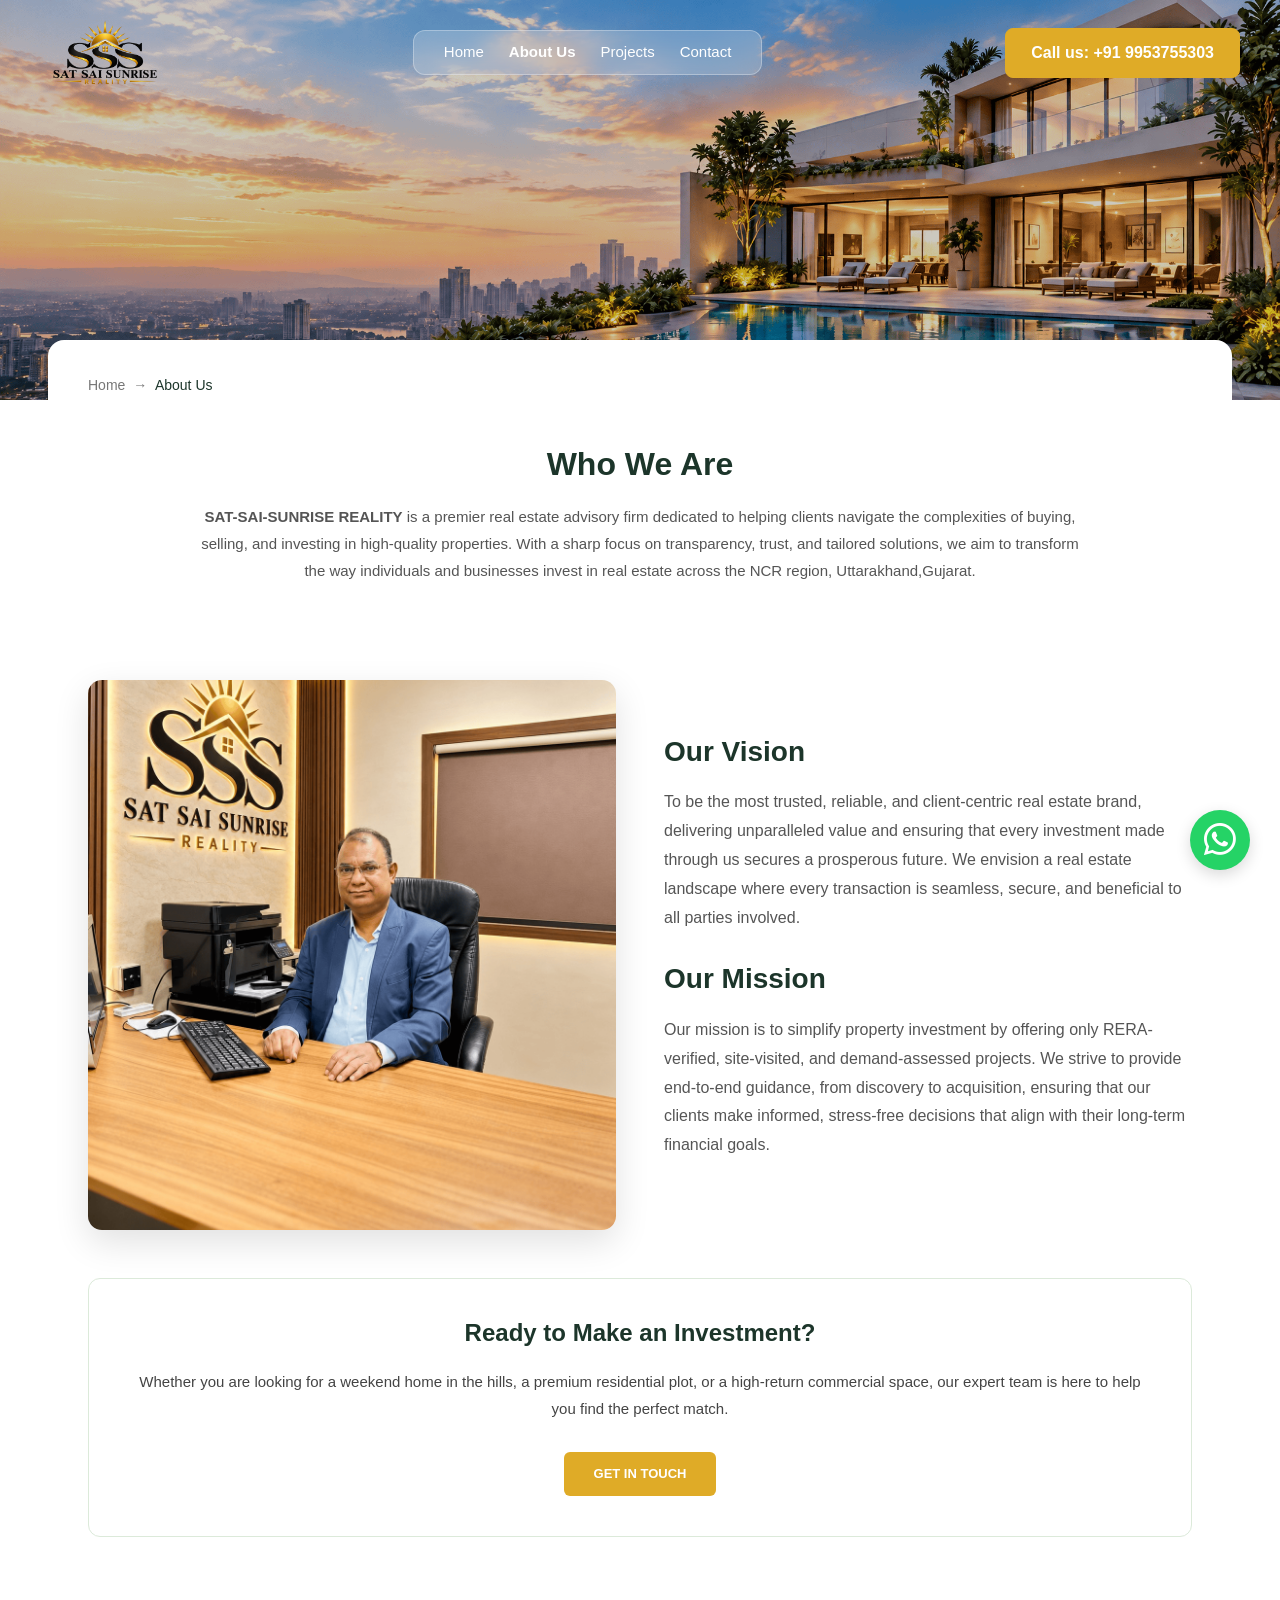
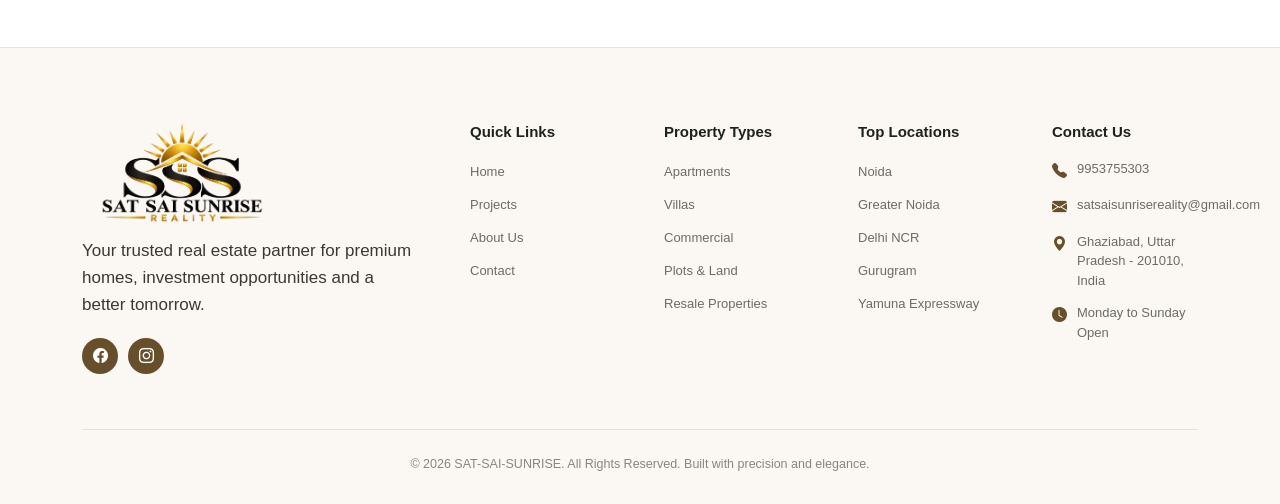
<file: about.html>
<!DOCTYPE html>
<html lang="en">

<head>
    <meta charset="UTF-8">
    <meta name="viewport" content="width=device-width, initial-scale=1.0">
    <title>SAT-SAI-SUNRISE | Projects</title>

    <!-- Favicon -->
    <link rel="icon" type="image/x-icon" href="favicon.ico">
    <link rel="icon" type="image/png" sizes="32x32" href="images/favicon-32x32.png">
    <link rel="icon" type="image/png" sizes="16x16" href="images/favicon-16x16.png">
    <link rel="icon" type="image/png" href="images/fevicon-clean.png">
    <link rel="apple-touch-icon" sizes="180x180" href="images/apple-touch-icon.png">

    <!-- Bootstrap CSS -->
    <link href="https://cdn.jsdelivr.net/npm/bootstrap@5.3.3/dist/css/bootstrap.min.css" rel="stylesheet">
    <!-- Bootstrap Icons -->
    <link rel="stylesheet" href="https://cdn.jsdelivr.net/npm/bootstrap-icons@1.11.3/font/bootstrap-icons.min.css">
    <!-- Google Fonts -->
    <link rel="preconnect" href="https://fonts.googleapis.com">
    <link
        href="https://fonts.googleapis.com/css2?family=Playfair+Display:wght@400;500;600;700&family=Poppins:wght@300;400;500;600;700&display=swap"
        rel="stylesheet">
    <!-- Main CSS -->
    <link rel="stylesheet" href="css/style.css">
    <!-- Responsive CSS -->
    <link rel="stylesheet" href="css/responsive.css">

    <style>
        /* Specific Styles for Projects Page matching the design */
        .project-hero-header {
            position: relative;
            background: url('images/Hero-section-bg.png') no-repeat center center / cover;
            min-height: 400px;
            padding-top: 20px;
        }

        .project-hero-header::after {
            content: '';
            position: absolute;
            inset: 0;
            background: rgba(0, 0, 0, 0.2);
        }

        .project-navbar-container {
            position: relative;
            z-index: 10;
            display: flex;
            align-items: center;
            justify-content: space-between;
            padding: 0 40px;
        }

        .project-nav-pill {
            background: rgba(255, 255, 255, 0.2);
            backdrop-filter: blur(10px);
            border-radius: 12px;
            padding: 10px 30px;
            display: flex;
            gap: 25px;
            border: 1px solid rgba(255, 255, 255, 0.3);
        }

        .project-nav-pill a {
            color: #fff;
            text-decoration: none;
            font-weight: 500;
            font-size: 15px;
            transition: color 0.3s;
        }

        .project-nav-pill a:hover {
            color: #f7d488;
        }

        .project-call-btn {
            background: #dfab27;
            color: #fff;
            padding: 12px 25px;
            border-radius: 8px;
            text-decoration: none;
            font-weight: 600;
            border: 1px solid #dfab27;
            transition: all 0.3s;
        }

        .project-call-btn:hover {
            background: #c4931a;
            border-color: #c4931a;
            color: #fff;
        }

        .project-breadcrumb {
            padding: 15px 0 25px 0;
            font-size: 14px;
            color: #777;
        }

        .project-breadcrumb a {
            color: #777;
            text-decoration: none;
        }

        .project-breadcrumb a:hover {
            color: #dfab27;
        }

        .project-content-area {
            background: #fff;
            padding: 20px 40px 50px 40px;
            margin-top: -60px;
            border-radius: 16px 16px 0 0;
            position: relative;
            z-index: 10;
        }

        .project-detail-card {
            border: 1px solid #eaeaea;
            border-radius: 8px;
            padding: 12px;
            background: #fff;
        }

        .project-detail-card img {
            width: 100%;
            height: auto;
            object-fit: cover;
            display: block;
        }

        .project-contact-form {
            background: #1c352a;
            border-radius: 8px;
            padding: 40px 30px;
            position: sticky;
            top: 30px;
        }

        .project-contact-form h4 {
            color: #fff;
            display: flex;
            align-items: center;
            gap: 10px;
            font-weight: 500;
            margin-bottom: 30px;
            font-size: 22px;
        }

        /* New Listing Styles */
        .listing-card {
            border-radius: 12px;
            overflow: hidden;
            position: relative;
            box-shadow: 0 4px 15px rgba(0, 0, 0, 0.1);
            transition: transform 0.3s;
            background: #fff;
            display: block;
            text-decoration: none;
            color: inherit;
        }

        .listing-card:hover {
            transform: translateY(-5px);
            color: inherit;
        }

        .listing-card img {
            width: 150%;
            height: 350px;
            object-fit: cover;
        }

        .card-info {
            padding: 20px;
            background: #fff;
            border-top: 1px solid #eee;
        }

        .card-title {
            font-size: 20px;
            font-weight: 600;
            color: #1c352a;
            margin-bottom: 8px;
        }

        .card-location {
            font-size: 14px;
            color: #666;
            margin-bottom: 0;
            display: flex;
            align-items: center;
            gap: 6px;
        }

        .card-location i {
            color: #dfab27;
        }

        .card-tags {
            position: absolute;
            top: 15px;
            left: 15px;
            right: 15px;
            display: flex;
            justify-content: space-between;
        }

        .tag-dark {
            background: #1c352a;
            color: #fff;
            padding: 5px 12px;
            border-radius: 20px;
            font-size: 12px;
            font-weight: 500;
        }

        .tag-light {
            background: #dceada;
            color: #1c352a;
            padding: 5px 12px;
            border-radius: 20px;
            font-size: 12px;
            font-weight: 500;
        }

        .projects-intro-title {
            color: #1c352a;
            font-weight: 600;
            margin-bottom: 20px;
        }

        .projects-intro-text {
            color: #555;
            font-size: 15px;
            line-height: 1.8;
            max-width: 900px;
            margin: 0 auto;
        }

        /* Info Box */
        .projects-info-box {
            border: 1px solid #dceada;
            border-radius: 12px;
            padding: 40px;
            background: #fff;
            margin-bottom: 60px;
        }

        .info-box-title {
            color: #1c352a;
            font-size: 24px;
            font-weight: 600;
            margin-bottom: 20px;
        }

        .info-box-text {
            color: #444;
            font-size: 15px;
            line-height: 1.8;
            margin-bottom: 20px;
        }

        .btn-read-more {
            display: inline-block;
            background: #dfab27;
            color: #ffffff;
            padding: 10px 25px;
            border-radius: 6px;
            font-size: 13px;
            font-weight: 600;
            text-decoration: none;
            transition: all 0.3s;
            margin-top: 10px;
        }

        .btn-read-more:hover {
            background: #c4931a;
            color: #ffffff;
        }

        /* FAQ Section */
        .projects-faq-section {
            max-width: 900px;
            margin: 0 auto 50px auto;
        }

        .faq-title {
            color: #1c352a;
            font-size: 32px;
            font-weight: 600;
            margin-bottom: 30px;
        }

        .faq-list {
            display: flex;
            flex-direction: column;
        }

        .faq-item {
            padding: 15px 0;
            border-bottom: 1px solid #eaeaea;
            color: #1c352a;
            font-size: 16px;
            font-weight: 500;
        }

        .faq-item:last-child {
            border-bottom: none;
        }

        .project-contact-form h4 i {
            color: #7ab87a;
            font-size: 18px;
        }

        .form-control-custom {
            background: #fff;
            border: none;
            border-radius: 6px;
            padding: 15px;
            margin-bottom: 20px;
            width: 100%;
            font-size: 14px;
            color: #333;
            outline: none;
        }

        .btn-submit-custom {
            background: #dfab27;
            color: #ffffff;
            border: none;
            padding: 15px;
            border-radius: 6px;
            width: 100%;
            font-weight: 600;
            display: flex;
            align-items: center;
            justify-content: center;
            gap: 8px;
            cursor: pointer;
            transition: all 0.3s;
        }

        .btn-submit-custom:hover {
            background: #c4931a;
            color: #ffffff;
        }

        .whatsapp-float {
            position: fixed;
            bottom: 30px;
            right: 30px;
            background: #25d366;
            color: white;
            border-radius: 50%;
            width: 60px;
            height: 60px;
            display: flex;
            align-items: center;
            justify-content: center;
            font-size: 32px;
            box-shadow: 0 5px 15px rgba(0, 0, 0, 0.15);
            z-index: 100;
            text-decoration: none;
            transition: transform 0.3s;
        }

        .whatsapp-float:hover {
            transform: scale(1.1);
            color: white;
        }

        .project-meta-bar {
            display: flex;
            justify-content: space-between;
            align-items: flex-start;
            border: 1px solid #eaeaea;
            border-radius: 12px;
            padding: 20px 25px;
            margin-top: 30px;
        }

        .project-meta-left h5 {
            font-size: 20px;
            font-weight: 700;
            color: #113426;
            margin-bottom: 8px;
        }

        .project-meta-left p {
            color: #555;
            margin: 0;
            display: flex;
            align-items: center;
            gap: 5px;
            font-size: 14.5px;
        }

        .project-meta-right {
            text-align: right;
        }

        .project-meta-right .badge-features {
            background: #d4f0cc;
            color: #113426;
            padding: 5px 15px;
            border-radius: 6px;
            font-weight: 600;
            font-size: 14px;
            margin-bottom: 8px;
            display: inline-block;
        }

        .project-meta-right p {
            color: #666;
            font-size: 14px;
            margin: 0;
        }

        .project-content-block {
            border: 1px solid #eaeaea;
            border-radius: 12px;
            padding: 40px;
            margin-top: 30px;
        }

        .project-content-block h2 {
            font-size: 30px;
            font-weight: 700;
            color: #113426;
            margin-bottom: 25px;
            line-height: 1.4;
        }

        .project-content-block h3 {
            font-size: 24px;
            font-weight: 700;
            color: #113426;
            margin-bottom: 20px;
            margin-top: 40px;
        }

        .project-content-block p {
            color: #555;
            line-height: 1.8;
            font-size: 15px;
            margin-bottom: 18px;
        }

        .project-list {
            list-style: none;
            padding: 0;
            margin-top: 20px;
        }

        .project-list li {
            position: relative;
            padding-left: 20px;
            margin-bottom: 15px;
            color: #555;
            line-height: 1.7;
            font-size: 15px;
        }

        .project-list li::before {
            content: '•';
            position: absolute;
            left: 0;
            top: -2px;
            color: #555;
            font-size: 20px;
        }

        .project-list li strong {
            color: #333;
        }

        .amenities-grid {
            display: grid;
            grid-template-columns: repeat(3, 1fr);
            gap: 18px;
            margin-top: 25px;
        }

        .amenity-item {
            color: #555;
            font-size: 15px;
            display: flex;
            align-items: center;
            gap: 10px;
        }

        .amenity-item i {
            color: #7ab87a;
            font-size: 18px;
        }

        .faq-accordion .accordion-item {
            border: none;
            border-bottom: 1px solid #eaeaea;
            border-radius: 0;
        }

        .faq-accordion .accordion-item:last-child {
            border-bottom: none;
        }

        .faq-accordion .accordion-button {
            padding: 20px 0;
            font-weight: 600;
            color: #113426;
            background: transparent !important;
            box-shadow: none !important;
            font-size: 16px;
        }

        .faq-accordion .accordion-button:not(.collapsed) {
            color: #113426;
            background-color: #f8f9fa !important;
        }

        .faq-accordion .accordion-body {
            padding: 0 0 20px 0;
            color: #666;
            line-height: 1.7;
        }

        @media (max-width: 768px) {
            .project-meta-bar {
                flex-direction: column;
                gap: 15px;
            }

            .project-meta-right {
                text-align: left;
            }

            .amenities-grid {
                grid-template-columns: repeat(2, 1fr);
            }

            .project-navbar-container {
                flex-direction: column;
                gap: 15px;
                padding: 0 15px;
            }

            .project-content-area {
                padding: 20px 15px 50px 15px;
            }

            .projects-intro-title {
                font-size: 24px;
            }

            .projects-info-box {
                padding: 25px;
            }

            .info-box-title {
                font-size: 20px;
            }

            .faq-title {
                font-size: 26px;
            }
        }

        @media (max-width: 500px) {
            .amenities-grid {
                grid-template-columns: 1fr;
            }

            .project-nav-pill {
                flex-wrap: wrap;
                justify-content: center;
                gap: 15px;
                padding: 10px 15px;
            }

            .faq-item {
                font-size: 14px;
            }
        }
    </style>
</head>

<body>

    <header class="project-hero-header">
        <div class="project-navbar-container">
            <!-- Logo -->
            <a href="index.html" class="navbar-brand">
                <img src="images/SSS-Realty-Logo.png" alt="SAT SAI SUNRISE REALITY"
                    style="max-height: 65px; object-fit: contain;">
            </a>

            <!-- Center Navbar -->
            <div class="project-nav-pill">
                <a href="index.html">Home</a>
                <a href="about.html" style="font-weight: 600;">About Us</a>
                <a href="projects.html">Projects</a>
                <a href="contact.html">Contact</a>
            </div>

            <!-- Right CTA -->
            <a href="tel:9953755303" class="project-call-btn">
                Call us: +91 9953755303
            </a>
        </div>
    </header>

    <!-- Content Area -->
    <div class="project-content-area mx-3 mx-md-5">

        <div class="project-breadcrumb">
            <a href="index.html">Home</a> &nbsp;&rarr;&nbsp;
            <span style="color: #1c352a; font-weight: 500;">About Us</span>
        </div>

        <div class="container-fluid" style="max-width: 1200px; padding: 0;">
            <div class="text-center mb-5 mt-4">
                <h2 class="projects-intro-title">Who We Are</h2>
                <p class="projects-intro-text">
                    <strong>SAT-SAI-SUNRISE REALITY</strong> is a premier real estate advisory firm dedicated to helping
                    clients navigate
                    the complexities of buying, selling, and investing in high-quality properties. With a sharp focus on
                    transparency, trust, and tailored solutions, we aim to transform the way individuals and businesses
                    invest in real estate across the NCR region, Uttarakhand,Gujarat.
                </p>
            </div>

            <div class="row g-5 align-items-center mb-5 mt-4">
                <div class="col-lg-6">
                    <img src="images/Client-img.png" alt="About SAT-SAI-SUNRISE"
                        style="width: 100%; height: 550px; object-fit: cover; object-position: center; border-radius: 14px; box-shadow: 0 12px 35px rgba(0,0,0,0.12);">
                </div>
                <div class="col-lg-6">
                    <h3 style="color: #1c352a; font-weight: 600; margin-bottom: 20px;">Our Vision</h3>
                    <p style="color: #555; line-height: 1.8; margin-bottom: 30px;">
                        To be the most trusted, reliable, and client-centric real estate brand, delivering unparalleled
                        value and ensuring that every investment made through us secures a prosperous future. We
                        envision a real estate landscape where every transaction is seamless, secure, and beneficial to
                        all parties involved.
                    </p>
                    <h3 style="color: #1c352a; font-weight: 600; margin-bottom: 20px;">Our Mission</h3>
                    <p style="color: #555; line-height: 1.8;">
                        Our mission is to simplify property investment by offering only RERA-verified, site-visited, and
                        demand-assessed projects. We strive to provide end-to-end guidance, from discovery to
                        acquisition, ensuring that our clients make informed, stress-free decisions that align with
                        their long-term financial goals.
                    </p>
                </div>
            </div>

            <div class="projects-info-box mt-5 text-center">
                <h3 class="info-box-title">Ready to Make an Investment?</h3>
                <p class="info-box-text">
                    Whether you are looking for a weekend home in the hills, a premium residential plot, or a
                    high-return commercial space, our expert team is here to help you find the perfect match.
                </p>
                <a href="index.html#contact" class="btn-read-more"
                    style="background: #dfab27; color: #fff; padding: 12px 30px; font-weight: 600; border-radius: 6px; display: inline-block; transition: all 0.3s ease;"
                    onmouseover="this.style.backgroundColor='#c4931a'"
                    onmouseout="this.style.backgroundColor='#dfab27'">GET IN TOUCH</a>
            </div>

        </div>
    </div>

    <!-- WhatsApp Floating Button -->
    <a href="https://wa.me/919953755303" target="_blank" class="whatsapp-float">
        <i class="bi bi-whatsapp"></i>
    </a>

    <!-- MAIN FOOTER -->
    <footer class="main-footer">
        <div class="container">
            <div class="row g-4 g-lg-5 footer-top-row">

                <!-- Col 1: Brand & About -->
                <div class="col-lg-4 col-md-12 col-12">
                    <a href="#" class="footer-brand">
                        <div class="brand-content" style="display: flex; align-items: center;">
                            <img src="images/SSS-Realty-Logo.png" alt="SAT SAI SUNRISE REALITY"
                                style="max-height: 100px;">
                        </div>
                    </a>
                    <p class="footer-about-text">
                        Your trusted real estate partner for premium homes, investment opportunities and a better
                        tomorrow.
                    </p>
                    <div class="footer-social-icons">
                        <a href="https://www.facebook.com/profile.php?id=61582430763586" target="_blank"
                            class="footer-social-btn fb-icon" aria-label="Facebook"><i class="bi bi-facebook"></i></a>
                        <a href="https://www.instagram.com/saisunrisereality/" target="_blank"
                            class="footer-social-btn insta-icon" aria-label="Instagram"><i
                                class="bi bi-instagram"></i></a>
                    </div>
                </div>

                <!-- Col 2: Quick Links -->
                <div class="col-lg-2 col-md-3 col-6">
                    <h4 class="footer-col-title">Quick Links</h4>
                    <ul class="footer-links-list">
                        <li><a href="index.html">Home</a></li>
                        <li><a href="projects.html">Projects</a></li>
                        <li><a href="about.html">About Us</a></li>
                        <li><a href="contact.html">Contact</a></li>
                    </ul>
                </div>

                <!-- Col 3: Property Types -->
                <div class="col-lg-2 col-md-3 col-6">
                    <h4 class="footer-col-title">Property Types</h4>
                    <ul class="footer-links-list">
                        <li><span>Apartments</span></li>
                        <li><span>Villas</span></li>
                        <li><span>Commercial</span></li>
                        <li><span>Plots &amp; Land</span></li>
                        <li><span>Resale Properties</span></li>
                    </ul>
                </div>

                <!-- Col 4: Top Locations -->
                <div class="col-lg-2 col-md-3 col-6">
                    <h4 class="footer-col-title">Top Locations</h4>
                    <ul class="footer-links-list">
                        <li><span>Noida</span></li>
                        <li><span>Greater Noida</span></li>
                        <li><span>Delhi NCR</span></li>
                        <li><span>Gurugram</span></li>
                        <li><span>Yamuna Expressway</span></li>
                    </ul>
                </div>

                <!-- Col 5: Contact Us -->
                <div class="col-lg-2 col-md-3 col-12">
                    <h4 class="footer-col-title">Contact Us</h4>
                    <ul class="footer-contact-list">
                        <li>
                            <i class="bi bi-telephone-fill"></i>
                            <span>9953755303</span>
                        </li>
                        <li>
                            <i class="bi bi-envelope-fill"></i>
                            <span>satsaisunrisereality@gmail.com</span>
                        </li>
                        <li>
                            <i class="bi bi-geo-alt-fill"></i>
                            <span>Ghaziabad, Uttar Pradesh - 201010, India</span>
                        </li>
                        <li>
                            <i class="bi bi-clock-fill"></i>
                            <span>Monday to Sunday Open</span>
                        </li>
                    </ul>
                </div>

            </div>

            <!-- Bottom Copyright Bar -->
            <div class="footer-bottom-bar">
                <p>© 2026 SAT-SAI-SUNRISE. All Rights Reserved. Built with precision and elegance.</p>
            </div>
        </div>
    </footer>

    <script src="https://cdn.jsdelivr.net/npm/bootstrap@5.3.3/dist/js/bootstrap.bundle.min.js"></script>
</body>

</html>
</file>
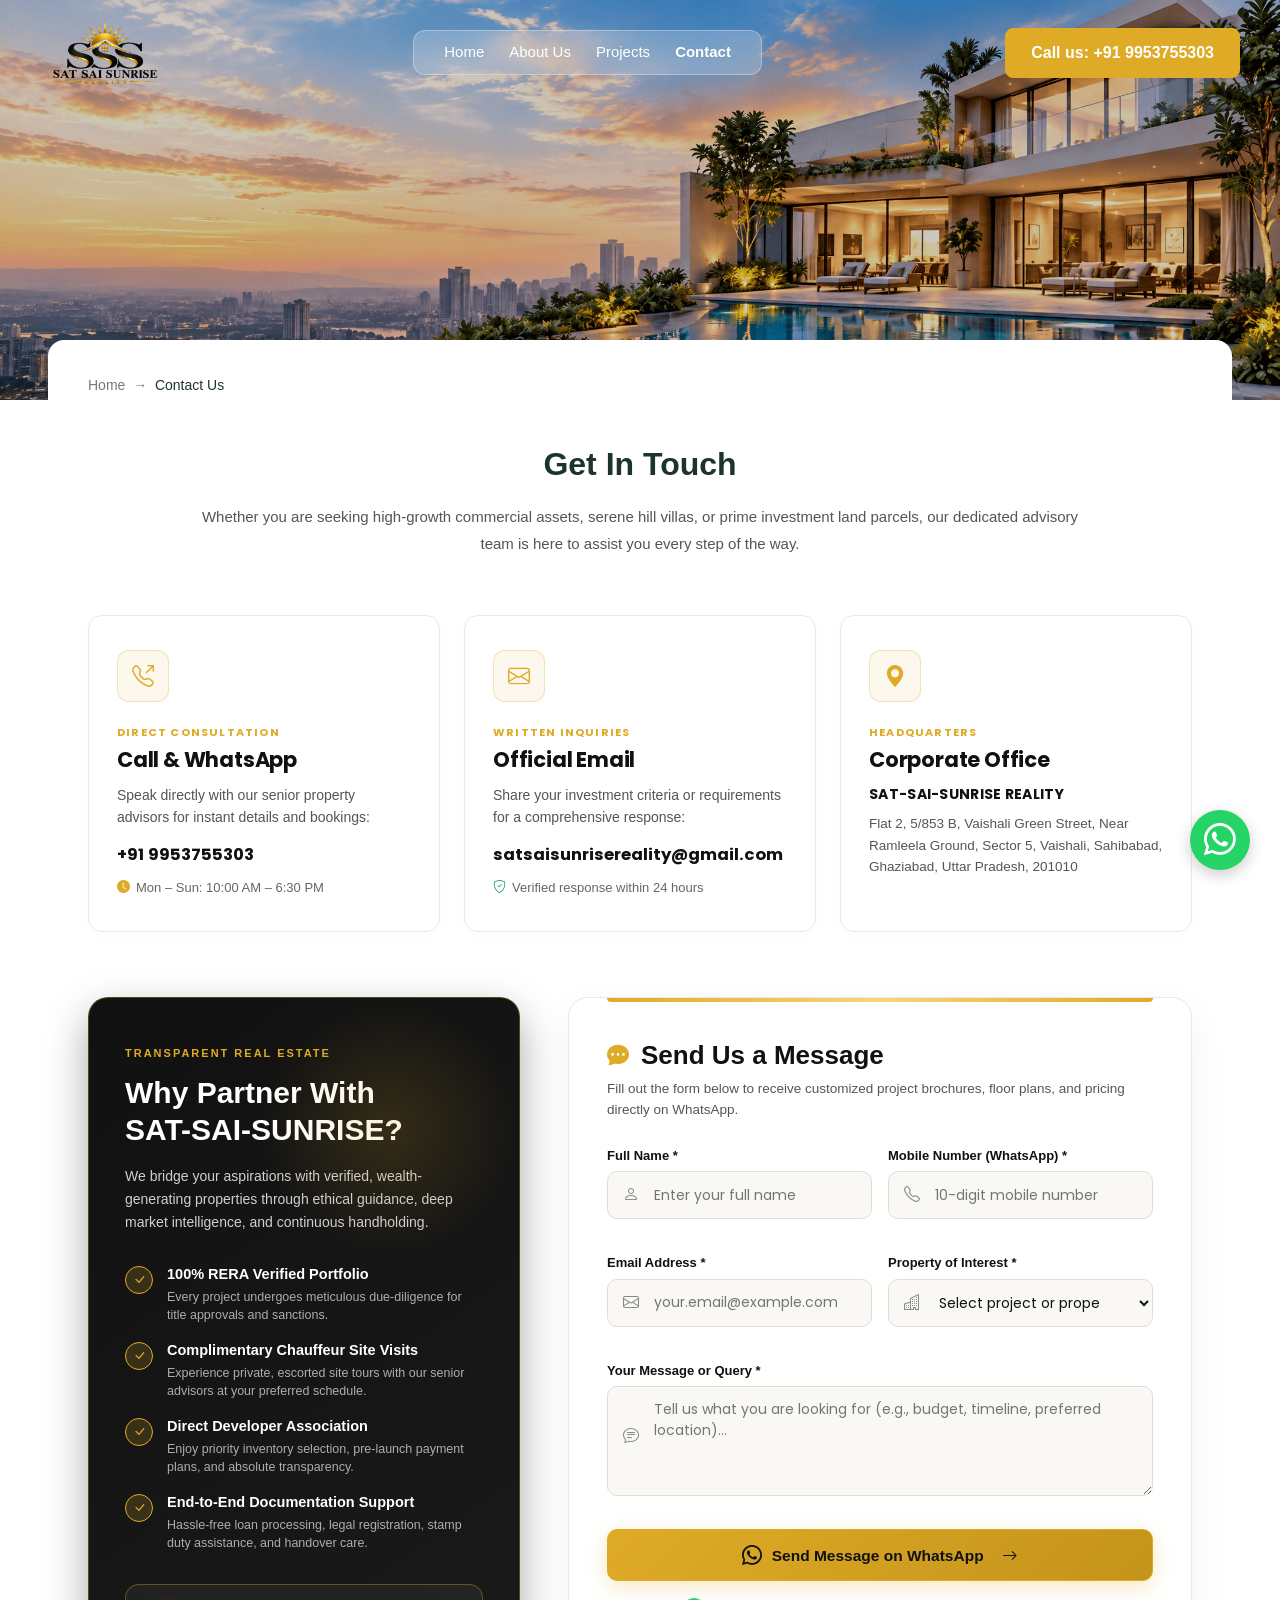
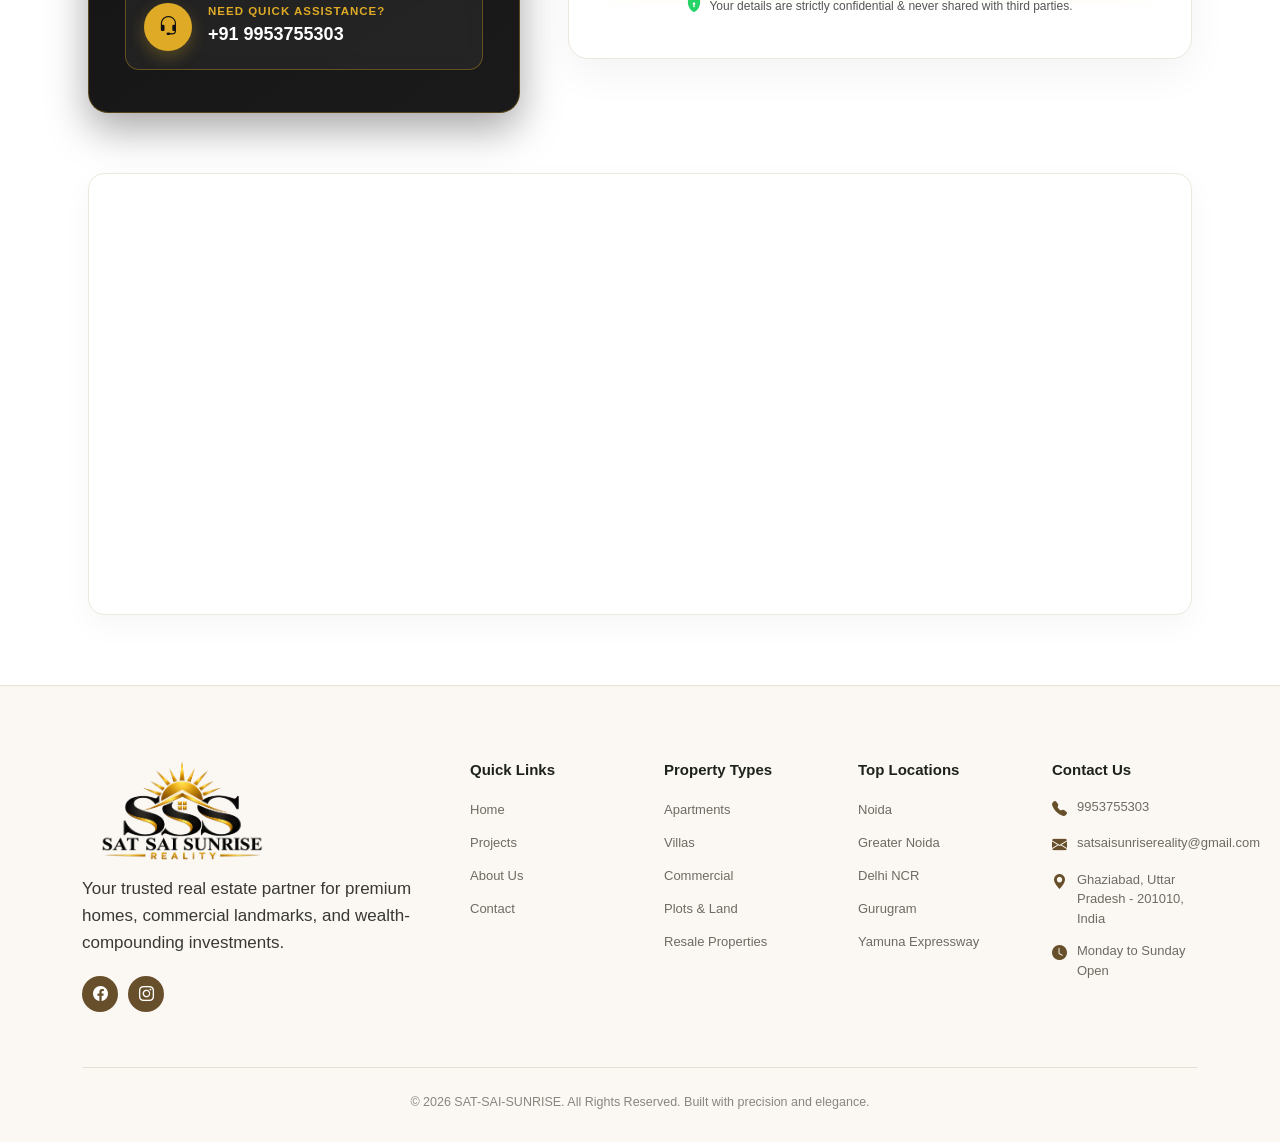
<file: contact.html>
<!DOCTYPE html>
<html lang="en">

<head>
    <meta charset="UTF-8">
    <meta name="viewport" content="width=device-width, initial-scale=1.0">
    <title>Contact Us | SAT-SAI-SUNRISE REALITY</title>
    <meta name="description"
        content="Get in touch with SAT-SAI-SUNRISE REALITY for luxury homes, commercial spaces, and high-growth land investments across Delhi NCR and Uttarakhand.">

    <!-- Favicon -->
    <link rel="icon" type="image/x-icon" href="favicon.ico">
    <link rel="icon" type="image/png" sizes="32x32" href="images/favicon-32x32.png">
    <link rel="icon" type="image/png" sizes="16x16" href="images/favicon-16x16.png">
    <link rel="icon" type="image/png" href="images/fevicon-clean.png">
    <link rel="apple-touch-icon" sizes="180x180" href="images/apple-touch-icon.png">

    <!-- Bootstrap CSS -->
    <link href="https://cdn.jsdelivr.net/npm/bootstrap@5.3.3/dist/css/bootstrap.min.css" rel="stylesheet">
    <!-- Bootstrap Icons -->
    <link rel="stylesheet" href="https://cdn.jsdelivr.net/npm/bootstrap-icons@1.11.3/font/bootstrap-icons.min.css">
    <!-- Google Fonts -->
    <link rel="preconnect" href="https://fonts.googleapis.com">
    <link rel="preconnect" href="https://fonts.gstatic.com" crossorigin>
    <link
        href="https://fonts.googleapis.com/css2?family=Playfair+Display:wght@400;500;600;700&family=Poppins:wght@300;400;500;600;700&display=swap"
        rel="stylesheet">
    <!-- Main CSS -->
    <link rel="stylesheet" href="css/style.css">
    <!-- Responsive CSS -->
    <link rel="stylesheet" href="css/responsive.css">

    <style>
        /* =====================================================
           HEADER & PAGE STRUCTURE (EXACT MATCH TO ABOUT.HTML)
        ====================================================== */
        .project-hero-header {
            position: relative;
            background: url('images/Hero-section-bg.png') no-repeat center center / cover;
            min-height: 400px;
            padding-top: 20px;
        }

        .project-hero-header::after {
            content: '';
            position: absolute;
            inset: 0;
            background: rgba(0, 0, 0, 0.2);
            pointer-events: none;
        }

        .project-navbar-container {
            position: relative;
            z-index: 10;
            display: flex;
            align-items: center;
            justify-content: space-between;
            padding: 0 40px;
        }

        .project-nav-pill {
            background: rgba(255, 255, 255, 0.2);
            backdrop-filter: blur(10px);
            -webkit-backdrop-filter: blur(10px);
            border-radius: 12px;
            padding: 10px 30px;
            display: flex;
            gap: 25px;
            border: 1px solid rgba(255, 255, 255, 0.3);
        }

        .project-nav-pill a {
            color: #fff;
            text-decoration: none;
            font-weight: 500;
            font-size: 15px;
            transition: color 0.3s ease;
        }

        .project-nav-pill a:hover,
        .project-nav-pill a.active {
            color: #f7d488;
        }

        .project-call-btn {
            background: #dfab27;
            color: #fff;
            padding: 12px 25px;
            border-radius: 8px;
            text-decoration: none;
            font-weight: 600;
            border: 1px solid #dfab27;
            transition: all 0.3s ease;
            white-space: nowrap;
        }

        .project-call-btn:hover {
            background: #c4931a;
            border-color: #c4931a;
            color: #fff;
        }

        .project-breadcrumb {
            padding: 15px 0 25px 0;
            font-size: 14px;
            color: #777;
        }

        .project-breadcrumb a {
            color: #777;
            text-decoration: none;
            transition: color 0.2s;
        }

        .project-breadcrumb a:hover {
            color: #dfab27;
        }

        .project-content-area {
            background: #fff;
            padding: 20px 40px 50px 40px;
            margin-top: -60px;
            border-radius: 16px 16px 0 0;
            position: relative;
            z-index: 10;
        }

        .projects-intro-title {
            color: #1c352a;
            font-weight: 600;
            font-size: 32px;
            margin-bottom: 20px;
        }

        .projects-intro-text {
            color: #555;
            font-size: 15px;
            line-height: 1.8;
            max-width: 900px;
            margin: 0 auto;
        }

        /* =====================================================
           3 CONTACT CARDS (MATCHING APPROVED SCREENSHOT)
        ====================================================== */
        .contact-cards-section {
            padding: 10px 0 45px 0;
        }

        .luxury-info-card {
            background: #ffffff;
            border-radius: 14px;
            padding: 34px 28px;
            height: 100%;
            border: 1px solid #ede8de;
            box-shadow: 0 4px 18px rgba(0, 0, 0, 0.02);
            transition: all 0.3s ease;
            display: flex;
            flex-direction: column;
        }

        .luxury-info-card:hover {
            transform: translateY(-4px);
            box-shadow: 0 12px 30px rgba(223, 171, 39, 0.12);
            border-color: #dfab27;
        }

        .card-icon-orb {
            width: 52px;
            height: 52px;
            border-radius: 12px;
            background: #fdf8ee;
            border: 1px solid rgba(223, 171, 39, 0.3);
            color: #dfab27;
            display: inline-flex;
            align-items: center;
            justify-content: center;
            font-size: 22px;
            margin-bottom: 22px;
            transition: all 0.3s ease;
        }

        .luxury-info-card:hover .card-icon-orb {
            background: #dfab27;
            color: #ffffff;
            transform: scale(1.05);
            box-shadow: 0 6px 16px rgba(223, 171, 39, 0.28);
        }

        .card-category-tag {
            font-family: 'Poppins', sans-serif;
            font-size: 11px;
            letter-spacing: 1.2px;
            text-transform: uppercase;
            font-weight: 700;
            color: #dfab27;
            margin-bottom: 6px;
            display: block;
        }

        .luxury-info-card h3 {
            font-family: 'Poppins', sans-serif !important;
            font-size: 21px;
            font-weight: 700;
            color: #111111;
            margin-bottom: 12px;
            letter-spacing: -0.2px;
        }

        .card-desc {
            color: #555555;
            font-size: 14px;
            line-height: 1.6;
            margin-bottom: 14px;
        }

        .card-highlight-link {
            font-family: 'Poppins', sans-serif;
            font-size: 16.5px;
            font-weight: 700;
            color: #111111;
            text-decoration: none;
            display: inline-block;
            margin-bottom: 10px;
            transition: color 0.2s ease;
        }

        .card-highlight-link:hover {
            color: #dfab27;
        }

        .card-meta-note {
            font-size: 13px;
            color: #666666;
            margin: 0;
            display: flex;
            align-items: center;
            gap: 6px;
        }

        .card-company-name {
            font-family: 'Poppins', sans-serif;
            font-size: 14px;
            font-weight: 700;
            color: #111111;
            letter-spacing: 0.3px;
            margin-bottom: 8px;
        }

        .card-address-text {
            color: #555555;
            font-size: 13.5px;
            line-height: 1.6;
            margin: 0;
        }

        /* =====================================================
           TWO COLUMN SECTION: ADVANTAGE & FORM
        ====================================================== */
        .contact-main-wrapper {
            padding: 20px 0 50px 0;
        }

        .concierge-card {
            background: linear-gradient(145deg, #111111 0%, #1a1a1a 100%);
            border-radius: 20px;
            padding: 42px 36px;
            color: #ffffff;
            height: 100%;
            position: relative;
            overflow: hidden;
            border: 1px solid rgba(223, 171, 39, 0.32);
            box-shadow: 0 16px 40px rgba(0, 0, 0, 0.35);
        }

        .concierge-card::before {
            content: '';
            position: absolute;
            top: 0;
            right: 0;
            width: 260px;
            height: 260px;
            background: radial-gradient(circle, rgba(223, 171, 39, 0.16) 0%, transparent 70%);
            border-radius: 50%;
            pointer-events: none;
        }

        .concierge-tag {
            display: inline-block;
            font-size: 11px;
            font-weight: 700;
            letter-spacing: 2px;
            color: #dfab27;
            text-transform: uppercase;
            margin-bottom: 12px;
        }

        .concierge-title {
            font-size: 30px;
            font-weight: 700;
            color: #ffffff;
            line-height: 1.25;
            margin-bottom: 16px;
        }

        .concierge-desc {
            font-size: 14px;
            color: rgba(255, 255, 255, 0.8);
            line-height: 1.65;
            margin-bottom: 30px;
        }

        .concierge-perks-list {
            list-style: none;
            padding: 0;
            margin: 0 0 32px 0;
            display: flex;
            flex-direction: column;
            gap: 16px;
        }

        .concierge-perk-item {
            display: flex;
            align-items: flex-start;
            gap: 14px;
        }

        .perk-icon-check {
            width: 28px;
            height: 28px;
            border-radius: 50%;
            background: rgba(223, 171, 39, 0.18);
            border: 1.5px solid #dfab27;
            color: #dfab27;
            display: flex;
            align-items: center;
            justify-content: center;
            font-size: 13px;
            flex-shrink: 0;
            margin-top: 2px;
        }

        .perk-text-title {
            font-size: 14.5px;
            font-weight: 600;
            color: #ffffff;
            margin-bottom: 2px;
        }

        .perk-text-sub {
            font-size: 12.5px;
            color: rgba(255, 255, 255, 0.65);
            line-height: 1.45;
            margin: 0;
        }

        .hotline-subcard {
            background: rgba(255, 255, 255, 0.05);
            backdrop-filter: blur(8px);
            border-radius: 14px;
            padding: 18px;
            border: 1px solid rgba(223, 171, 39, 0.35);
            display: flex;
            align-items: center;
            gap: 16px;
        }

        .hotline-avatar {
            width: 48px;
            height: 48px;
            border-radius: 50%;
            background: #dfab27;
            color: #111111;
            display: flex;
            align-items: center;
            justify-content: center;
            font-size: 20px;
            flex-shrink: 0;
            box-shadow: 0 6px 16px rgba(223, 171, 39, 0.28);
        }

        .hotline-info h6 {
            font-size: 11.5px;
            letter-spacing: 1px;
            color: #dfab27;
            text-transform: uppercase;
            margin-bottom: 2px;
            font-weight: 600;
        }

        .hotline-info a {
            font-size: 18px;
            font-weight: 700;
            color: #ffffff;
            text-decoration: none;
            transition: color 0.2s ease;
        }

        .hotline-info a:hover {
            color: #dfab27;
        }

        .form-luxury-card {
            background: #ffffff;
            border-radius: 20px;
            padding: 42px 38px;
            box-shadow: 0 14px 40px rgba(0, 0, 0, 0.05);
            border: 1px solid #ede8de;
            position: relative;
        }

        .form-top-accent {
            position: absolute;
            top: 0;
            left: 38px;
            right: 38px;
            height: 4px;
            background: linear-gradient(90deg, #dfab27, #f7d579, #dfab27);
            border-radius: 0 0 4px 4px;
        }

        .form-luxury-header {
            margin-bottom: 26px;
        }

        .form-luxury-header h3 {
            font-size: 26px;
            font-weight: 700;
            color: #111111;
            margin-bottom: 8px;
            display: flex;
            align-items: center;
            gap: 12px;
        }

        .form-luxury-header h3 i {
            color: #dfab27;
            font-size: 22px;
        }

        .form-luxury-header p {
            font-size: 13.5px;
            color: #555555;
            margin: 0;
        }

        .luxury-field-group {
            margin-bottom: 18px;
            position: relative;
        }

        .luxury-field-group label {
            display: block;
            font-size: 13px;
            font-weight: 600;
            color: #111111;
            margin-bottom: 6px;
        }

        .input-with-icon {
            position: relative;
        }

        .input-with-icon i {
            position: absolute;
            left: 16px;
            top: 50%;
            transform: translateY(-50%);
            color: #888888;
            font-size: 16px;
            pointer-events: none;
            transition: color 0.25s ease;
        }

        .luxury-input,
        .luxury-select,
        .luxury-textarea {
            width: 100%;
            height: 48px;
            background: #faf8f5;
            border: 1.5px solid #e2ddd3;
            border-radius: 10px;
            padding: 0 16px 0 46px;
            font-size: 14px;
            color: #111111;
            font-family: 'Poppins', sans-serif;
            transition: all 0.25s ease;
            outline: none;
        }

        .luxury-select {
            cursor: pointer;
            padding-right: 36px;
        }

        .luxury-textarea {
            height: 110px;
            padding: 12px 16px 12px 46px;
            resize: vertical;
        }

        .luxury-field-group textarea+.textarea-icon {
            position: absolute;
            left: 16px;
            top: 38px;
            transform: none;
            color: #888888;
            font-size: 16px;
            pointer-events: none;
        }

        .luxury-input:focus,
        .luxury-select:focus,
        .luxury-textarea:focus {
            background: #ffffff;
            border-color: #dfab27;
            box-shadow: 0 0 0 3px rgba(223, 171, 39, 0.28);
        }

        .luxury-field-group:focus-within i {
            color: #dfab27;
        }

        .btn-luxury-submit {
            width: 100%;
            height: 52px;
            background: linear-gradient(135deg, #dfab27 0%, #c4931a 100%);
            color: #111111;
            font-weight: 700;
            border: 1.5px solid #dfab27;
            border-radius: 10px;
            font-size: 15.5px;
            display: inline-flex;
            align-items: center;
            justify-content: center;
            gap: 10px;
            cursor: pointer;
            box-shadow: 0 6px 20px rgba(223, 171, 39, 0.28);
            transition: all 0.3s cubic-bezier(0.165, 0.84, 0.44, 1);
        }

        .btn-luxury-submit:hover {
            background: #111111;
            color: #dfab27;
            border-color: #dfab27;
            transform: translateY(-2px);
            box-shadow: 0 10px 26px rgba(0, 0, 0, 0.3);
        }

        .form-guarantee-note {
            display: flex;
            align-items: center;
            justify-content: center;
            gap: 8px;
            font-size: 12px;
            color: #555555;
            margin-top: 14px;
            margin-bottom: 0;
            text-align: center;
        }

        .form-guarantee-note i {
            color: #25D366;
            font-size: 14px;
        }

        /* =====================================================
           MAP SECTION
        ====================================================== */
        .map-showcase-section {
            padding: 10px 0 20px 0;
        }

        .map-luxury-card {
            background: #ffffff;
            border-radius: 16px;
            overflow: hidden;
            border: 1px solid #ede8de;
            box-shadow: 0 10px 30px rgba(0, 0, 0, 0.04);
        }

        .map-iframe-container {
            height: 440px;
            width: 100%;
            position: relative;
        }

        .map-iframe-container iframe {
            width: 100%;
            height: 100%;
            border: 0;
        }

        /* =====================================================
           RESPONSIVE BREAKPOINTS (MATCHING ABOUT & PROJECTS)
        ====================================================== */
        @media (max-width: 991px) {
            .project-navbar-container {
                padding: 0 20px;
            }

            .project-content-area {
                padding: 20px 20px 40px 20px;
            }

            .form-luxury-card {
                padding: 32px 24px;
            }

            .concierge-card {
                padding: 32px 24px;
            }

            .map-iframe-container {
                height: 350px;
            }
        }

        @media (max-width: 768px) {
            .project-hero-header {
                min-height: 320px;
            }

            .project-navbar-container {
                flex-direction: column;
                gap: 15px;
                padding: 0 15px;
            }

            .project-content-area {
                padding: 20px 15px 40px 15px;
                margin-top: -40px;
            }

            .projects-intro-title {
                font-size: 24px;
            }

            .concierge-title {
                font-size: 24px;
            }
        }

        @media (max-width: 500px) {
            .project-nav-pill {
                flex-wrap: wrap;
                justify-content: center;
                gap: 15px;
                padding: 10px 15px;
            }

            .project-call-btn {
                width: 100%;
                justify-content: center;
            }
        }
    </style>
</head>

<body>

    <!-- =====================================================
         HEADER (IDENTICAL TO ABOUT.HTML & PROJECTS.HTML)
    ====================================================== -->
    <header class="project-hero-header">
        <div class="project-navbar-container">
            <!-- Logo -->
            <a href="index.html" class="navbar-brand">
                <img src="images/SSS-Realty-Logo.png" alt="SAT SAI SUNRISE REALITY"
                    style="max-height: 65px; object-fit: contain;">
            </a>

            <!-- Center Translucent Navbar Pill -->
            <div class="project-nav-pill">
                <a href="index.html">Home</a>
                <a href="about.html">About Us</a>
                <a href="projects.html">Projects</a>
                <a href="contact.html" style="font-weight: 600;">Contact</a>
            </div>

            <!-- Right Call CTA Button -->
            <a href="tel:9953755303" class="project-call-btn">
                Call us: +91 9953755303
            </a>
        </div>
    </header>

    <!-- =====================================================
         PAGE STRUCTURE (IDENTICAL TO ABOUT.HTML)
    ====================================================== -->
    <div class="project-content-area mx-3 mx-md-5">

        <!-- Breadcrumb inside the White Content Area -->
        <div class="project-breadcrumb">
            <a href="index.html">Home</a> &nbsp;&rarr;&nbsp;
            <span style="color: #1c352a; font-weight: 500;">Contact Us</span>
        </div>

        <!-- 1200px Constrained Content Container -->
        <div class="container-fluid" style="max-width: 1200px; padding: 0;">

            <!-- Intro Section (Matching about.html style) -->
            <div class="text-center mb-5 mt-4">
                <h2 class="projects-intro-title">Get In Touch</h2>
                <p class="projects-intro-text">
                    Whether you are seeking high-growth commercial assets, serene hill villas, or prime investment land
                    parcels, our dedicated advisory team is here to assist you every step of the way.
                </p>
            </div>

            <!-- =====================================================
                 3 CONTACT CARDS (MATCHING APPROVED SCREENSHOT)
            ====================================================== -->
            <section class="contact-cards-section">
                <div class="row g-4">

                    <!-- Card 1: Direct Calling & WhatsApp -->
                    <div class="col-lg-4 col-md-6">
                        <div class="luxury-info-card">
                            <div class="card-icon-orb">
                                <i class="bi bi-telephone-outbound"></i>
                            </div>
                            <span class="card-category-tag">DIRECT CONSULTATION</span>
                            <h3>Call &amp; WhatsApp</h3>
                            <p class="card-desc">Speak directly with our senior property advisors for instant details
                                and bookings:</p>
                            <a href="tel:9953755303" class="card-highlight-link">+91 9953755303</a>
                            <p class="card-meta-note">
                                <i class="bi bi-clock-fill" style="color: #dfab27;"></i> Mon – Sun: 10:00 AM – 6:30 PM
                            </p>
                        </div>
                    </div>

                    <!-- Card 2: Official Email Support -->
                    <div class="col-lg-4 col-md-6">
                        <div class="luxury-info-card">
                            <div class="card-icon-orb">
                                <i class="bi bi-envelope"></i>
                            </div>
                            <span class="card-category-tag">WRITTEN INQUIRIES</span>
                            <h3>Official Email</h3>
                            <p class="card-desc">Share your investment criteria or requirements for a comprehensive
                                response:</p>
                            <a href="mailto:satsaisunrisereality@gmail.com"
                                class="card-highlight-link text-break">satsaisunrisereality@gmail.com</a>
                            <p class="card-meta-note">
                                <i class="bi bi-shield-check" style="color: #2e9e6b;"></i> Verified response within 24
                                hours
                            </p>
                        </div>
                    </div>

                    <!-- Card 3: Corporate Office Address -->
                    <div class="col-lg-4 col-md-12">
                        <div class="luxury-info-card">
                            <div class="card-icon-orb">
                                <i class="bi bi-geo-alt-fill"></i>
                            </div>
                            <span class="card-category-tag">HEADQUARTERS</span>
                            <h3>Corporate Office</h3>
                            <div class="card-company-name">SAT-SAI-SUNRISE REALITY</div>
                            <p class="card-address-text">
                                Flat 2, 5/853 B, Vaishali Green Street, Near Ramleela Ground, Sector 5, Vaishali,
                                Sahibabad, Ghaziabad, Uttar Pradesh, 201010
                            </p>
                        </div>
                    </div>

                </div>
            </section>

            <!-- =====================================================
                 TWO-COLUMN SECTION: CONCIERGE ADVANTAGE & LUXURY FORM
            ====================================================== -->
            <section class="contact-main-wrapper">
                <div class="row g-5 align-items-stretch">

                    <!-- Left Column: The SAT-SAI-SUNRISE Advantage -->
                    <div class="col-lg-5">
                        <div class="concierge-card">
                            <span class="concierge-tag">TRANSPARENT REAL ESTATE</span>
                            <h2 class="concierge-title">Why Partner With <br>SAT-SAI-SUNRISE?</h2>
                            <p class="concierge-desc">
                                We bridge your aspirations with verified, wealth-generating properties through ethical
                                guidance, deep market intelligence, and continuous handholding.
                            </p>

                            <ul class="concierge-perks-list">
                                <li class="concierge-perk-item">
                                    <div class="perk-icon-check"><i class="bi bi-check-lg"></i></div>
                                    <div>
                                        <div class="perk-text-title">100% RERA Verified Portfolio</div>
                                        <p class="perk-text-sub">Every project undergoes meticulous due-diligence for
                                            title approvals and sanctions.</p>
                                    </div>
                                </li>
                                <li class="concierge-perk-item">
                                    <div class="perk-icon-check"><i class="bi bi-check-lg"></i></div>
                                    <div>
                                        <div class="perk-text-title">Complimentary Chauffeur Site Visits</div>
                                        <p class="perk-text-sub">Experience private, escorted site tours with our senior
                                            advisors at your preferred schedule.</p>
                                    </div>
                                </li>
                                <li class="concierge-perk-item">
                                    <div class="perk-icon-check"><i class="bi bi-check-lg"></i></div>
                                    <div>
                                        <div class="perk-text-title">Direct Developer Association</div>
                                        <p class="perk-text-sub">Enjoy priority inventory selection, pre-launch payment
                                            plans, and absolute transparency.</p>
                                    </div>
                                </li>
                                <li class="concierge-perk-item">
                                    <div class="perk-icon-check"><i class="bi bi-check-lg"></i></div>
                                    <div>
                                        <div class="perk-text-title">End-to-End Documentation Support</div>
                                        <p class="perk-text-sub">Hassle-free loan processing, legal registration, stamp
                                            duty assistance, and handover care.</p>
                                    </div>
                                </li>
                            </ul>

                            <!-- Direct Hotline Callout -->
                            <div class="hotline-subcard">
                                <div class="hotline-avatar">
                                    <i class="bi bi-headset"></i>
                                </div>
                                <div class="hotline-info">
                                    <h6>Need Quick Assistance?</h6>
                                    <a href="tel:9953755303">+91 9953755303</a>
                                </div>
                            </div>

                        </div>
                    </div>

                    <!-- Right Column: WhatsApp Integrated Contact Form -->
                    <div class="col-lg-7">
                        <div class="form-luxury-card">
                            <div class="form-top-accent"></div>

                            <div class="form-luxury-header">
                                <h3>
                                    <i class="bi bi-chat-dots-fill"></i> Send Us a Message
                                </h3>
                                <p>Fill out the form below to receive customized project brochures, floor plans, and
                                    pricing directly on WhatsApp.</p>
                            </div>

                            <form id="contactPageForm">
                                <div class="row g-3">

                                    <!-- Full Name -->
                                    <div class="col-md-6">
                                        <div class="luxury-field-group">
                                            <label for="waName">Full Name *</label>
                                            <div class="input-with-icon">
                                                <i class="bi bi-person"></i>
                                                <input type="text" id="waName" class="luxury-input"
                                                    placeholder="Enter your full name" required pattern="[A-Za-z\s]+"
                                                    title="Please enter letters only"
                                                    oninput="this.value = this.value.replace(/[^a-zA-Z\s]/g, '')">
                                            </div>
                                        </div>
                                    </div>

                                    <!-- Mobile Number -->
                                    <div class="col-md-6">
                                        <div class="luxury-field-group">
                                            <label for="waPhone">Mobile Number (WhatsApp) *</label>
                                            <div class="input-with-icon">
                                                <i class="bi bi-telephone"></i>
                                                <input type="tel" id="waPhone" class="luxury-input"
                                                    placeholder="10-digit mobile number" required pattern="\d{10}"
                                                    title="Please enter a valid 10-digit mobile number"
                                                    oninput="this.value = this.value.replace(/[^0-9]/g, '')"
                                                    maxlength="10">
                                            </div>
                                        </div>
                                    </div>

                                    <!-- Email Address -->
                                    <div class="col-md-6">
                                        <div class="luxury-field-group">
                                            <label for="waEmail">Email Address *</label>
                                            <div class="input-with-icon">
                                                <i class="bi bi-envelope"></i>
                                                <input type="email" id="waEmail" class="luxury-input"
                                                    placeholder="your.email@example.com" required
                                                    pattern="[a-z0-9._%+\-]+@[a-z0-9.\-]+\.[a-z]{2,}$"
                                                    title="Please enter a valid email address">
                                            </div>
                                        </div>
                                    </div>

                                    <!-- Property Interest -->
                                    <div class="col-md-6">
                                        <div class="luxury-field-group">
                                            <label for="waProject">Property of Interest *</label>
                                            <div class="input-with-icon">
                                                <i class="bi bi-buildings"></i>
                                                <select id="waProject" class="luxury-select" required>
                                                    <option value="" disabled selected>Select project or property
                                                    </option>
                                                    <option value="The Core Mall (Ghaziabad - Commercial)">The Core Mall
                                                        (Ghaziabad - Commercial)</option>
                                                    <option value="The Aarambh Resorts (Uttarakhand - Plots)">The
                                                        Aarambh
                                                        Resorts (Uttarakhand - Plots)</option>
                                                    <option value="Heaven in the Forest (Kainchi Dham - Villas)">Heaven
                                                        in the Forest (Kainchi Dham - Villas)</option>
                                                    <option value="Luxury Apartments">Luxury Apartments</option>
                                                    <option value="Commercial & Retail Spaces">Commercial &amp; Retail
                                                        Spaces</option>
                                                    <option value="Plots & Land Investment">Plots &amp; Land Investment
                                                    </option>
                                                    <option value="General Consultation">General Consultation</option>
                                                </select>
                                            </div>
                                        </div>
                                    </div>

                                    <!-- Message -->
                                    <div class="col-12">
                                        <div class="luxury-field-group">
                                            <label for="waMessage">Your Message or Query *</label>
                                            <div class="input-with-icon">
                                                <textarea id="waMessage" class="luxury-textarea"
                                                    placeholder="Tell us what you are looking for (e.g., budget, timeline, preferred location)..."
                                                    required></textarea>
                                                <i class="bi bi-chat-text textarea-icon"></i>
                                            </div>
                                        </div>
                                    </div>

                                    <!-- Submit Button -->
                                    <div class="col-12 mt-2">
                                        <button type="submit" class="btn-luxury-submit">
                                            <i class="bi bi-whatsapp fs-5"></i> Send Message on WhatsApp &nbsp;<i
                                                class="bi bi-arrow-right"></i>
                                        </button>
                                        <p class="form-guarantee-note">
                                            <i class="bi bi-shield-lock-fill"></i> Your details are strictly
                                            confidential
                                            &amp; never shared with third parties.
                                        </p>
                                    </div>

                                </div>
                            </form>

                        </div>
                    </div>

                </div>
            </section>

            <!-- =====================================================
                 INTERACTIVE GOOGLE MAP SHOWCASE
            ====================================================== -->
            <section class="map-showcase-section" id="officeMap">
                <div class="map-luxury-card">
                    <div class="map-iframe-container">
                        <iframe width="100%" height="100%" frameborder="0" scrolling="no" marginheight="0"
                            marginwidth="0" title="SAT-SAI-SUNRISE Office Location Map"
                            src="https://maps.google.com/maps?width=100%25&amp;height=600&amp;hl=en&amp;q=Sector%205,%20Vaishali,%20Sahibabad,%20Ghaziabad,%20Uttar%20Pradesh%20-%20201010,%20India&amp;t=&amp;z=15&amp;ie=UTF8&amp;iwloc=B&amp;output=embed"
                            loading="lazy"></iframe>
                    </div>
                </div>
            </section>

        </div><!-- End of 1200px container-fluid -->

    </div><!-- End of project-content-area -->

    <!-- =====================================================
         WHATSAPP FLOATING BUTTON
    ====================================================== -->
    <a href="https://wa.me/919953755303" target="_blank" class="whatsapp-float" aria-label="Chat on WhatsApp">
        <i class="bi bi-whatsapp"></i>
    </a>

    <!-- =====================================================
         MAIN FOOTER (IDENTICAL TO ABOUT.HTML)
    ====================================================== -->
    <footer class="main-footer">
        <div class="container">
            <div class="row g-4 g-lg-5 footer-top-row">

                <!-- Col 1: Brand & About -->
                <div class="col-lg-4 col-md-12 col-12">
                    <a href="#" class="footer-brand">
                        <div class="brand-content" style="display: flex; align-items: center;">
                            <img src="images/SSS-Realty-Logo.png" alt="SAT SAI SUNRISE REALITY"
                                style="max-height: 100px;">
                        </div>
                    </a>
                    <p class="footer-about-text">
                        Your trusted real estate partner for premium homes, commercial landmarks, and wealth-compounding
                        investments.
                    </p>
                    <div class="footer-social-icons">
                        <a href="https://www.facebook.com/profile.php?id=61582430763586" target="_blank"
                            class="footer-social-btn fb-icon" aria-label="Facebook"><i class="bi bi-facebook"></i></a>
                        <a href="https://www.instagram.com/saisunrisereality/" target="_blank"
                            class="footer-social-btn insta-icon" aria-label="Instagram"><i
                                class="bi bi-instagram"></i></a>
                    </div>
                </div>

                <!-- Col 2: Quick Links -->
                <div class="col-lg-2 col-md-3 col-6">
                    <h4 class="footer-col-title">Quick Links</h4>
                    <ul class="footer-links-list">
                        <li><a href="index.html">Home</a></li>
                        <li><a href="projects.html">Projects</a></li>
                        <li><a href="about.html">About Us</a></li>
                        <li><a href="contact.html">Contact</a></li>
                    </ul>
                </div>

                <!-- Col 3: Property Types -->
                <div class="col-lg-2 col-md-3 col-6">
                    <h4 class="footer-col-title">Property Types</h4>
                    <ul class="footer-links-list">
                        <li><span>Apartments</span></li>
                        <li><span>Villas</span></li>
                        <li><span>Commercial</span></li>
                        <li><span>Plots &amp; Land</span></li>
                        <li><span>Resale Properties</span></li>
                    </ul>
                </div>

                <!-- Col 4: Top Locations -->
                <div class="col-lg-2 col-md-3 col-6">
                    <h4 class="footer-col-title">Top Locations</h4>
                    <ul class="footer-links-list">
                        <li><span>Noida</span></li>
                        <li><span>Greater Noida</span></li>
                        <li><span>Delhi NCR</span></li>
                        <li><span>Gurugram</span></li>
                        <li><span>Yamuna Expressway</span></li>
                    </ul>
                </div>

                <!-- Col 5: Contact Us -->
                <div class="col-lg-2 col-md-3 col-12">
                    <h4 class="footer-col-title">Contact Us</h4>
                    <ul class="footer-contact-list">
                        <li>
                            <i class="bi bi-telephone-fill"></i>
                            <span>9953755303</span>
                        </li>
                        <li>
                            <i class="bi bi-envelope-fill"></i>
                            <span>satsaisunrisereality@gmail.com</span>
                        </li>
                        <li>
                            <i class="bi bi-geo-alt-fill"></i>
                            <span>Ghaziabad, Uttar Pradesh - 201010, India</span>
                        </li>
                        <li>
                            <i class="bi bi-clock-fill"></i>
                            <span>Monday to Sunday Open</span>
                        </li>
                    </ul>
                </div>

            </div>

            <!-- Bottom Copyright Bar -->
            <div class="footer-bottom-bar">
                <p>© 2026 SAT-SAI-SUNRISE. All Rights Reserved. Built with precision and elegance.</p>
            </div>
        </div>
    </footer>

    <!-- Bootstrap JS -->
    <script src="https://cdn.jsdelivr.net/npm/bootstrap@5.3.3/dist/js/bootstrap.bundle.min.js"></script>

    <!-- WhatsApp Form Submission Script -->
    <script>
        const contactPageForm = document.getElementById("contactPageForm");
        if (contactPageForm) {
            contactPageForm.addEventListener("submit", function (e) {
                e.preventDefault();

                const name = document.getElementById("waName").value.trim();
                const phone = document.getElementById("waPhone").value.trim();
                const email = document.getElementById("waEmail").value.trim();
                const project = document.getElementById("waProject") ? document.getElementById("waProject").value : "General Inquiry";
                const message = document.getElementById("waMessage").value.trim();

                const whatsappNumber = "919953755303";

                const text = `Hi SAT-SAI-SUNRISE REALITY,\n\nI have an enquiry from your website.\n\n*Name:* ${name}\n*Mobile:* ${phone}\n*Email:* ${email}\n*Interested In:* ${project}\n*Message:* ${message}`;

                const whatsappUrl = `https://wa.me/${whatsappNumber}?text=${encodeURIComponent(text)}`;

                window.open(whatsappUrl, "_blank");

                const btn = this.querySelector(".btn-luxury-submit");
                const originalHTML = btn.innerHTML;
                const originalBackground = btn.style.background;
                const originalColor = btn.style.color;

                btn.innerHTML = `<i class="bi bi-whatsapp"></i> Redirecting to WhatsApp...`;
                btn.style.background = "#25D366";
                btn.style.color = "#ffffff";

                setTimeout(() => {
                    this.reset();
                    btn.innerHTML = originalHTML;
                    btn.style.background = originalBackground;
                    btn.style.color = originalColor;
                }, 3000);
            });
        }
    </script>
</body>

</html>
</file>
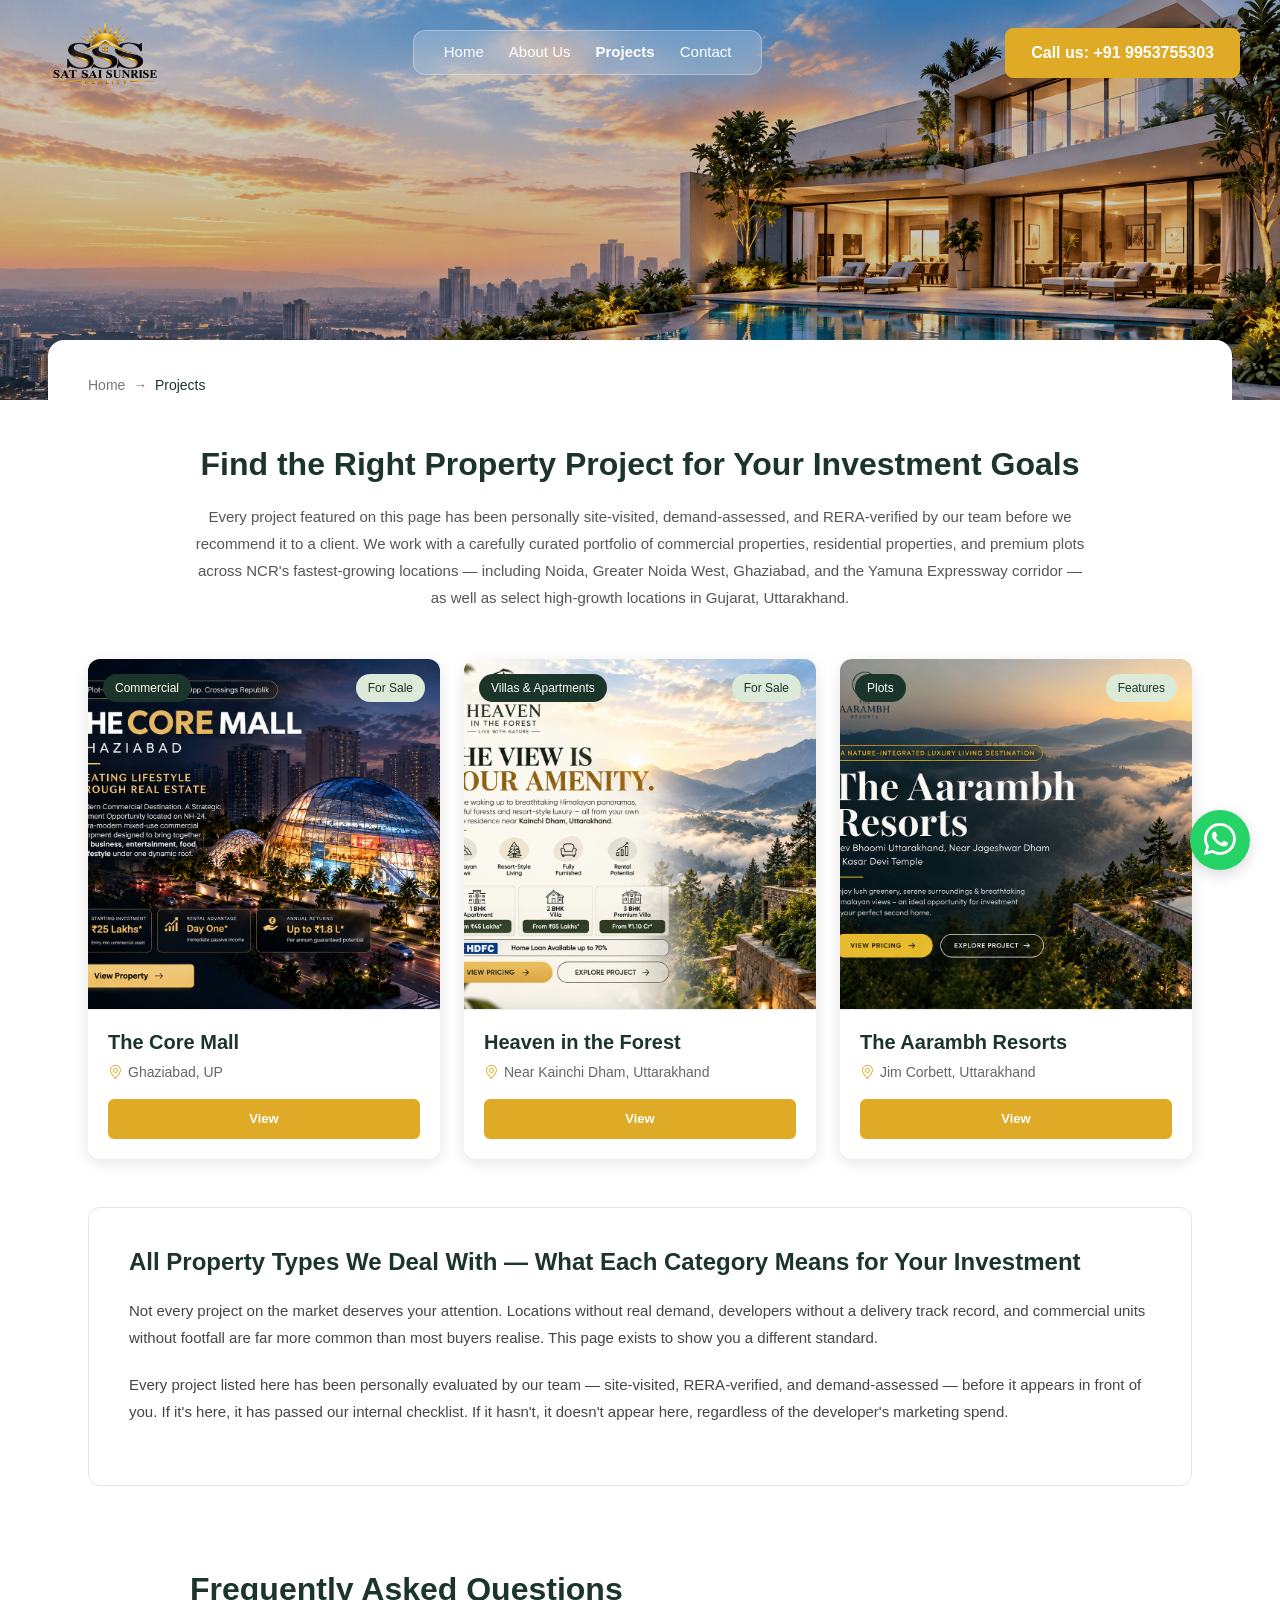
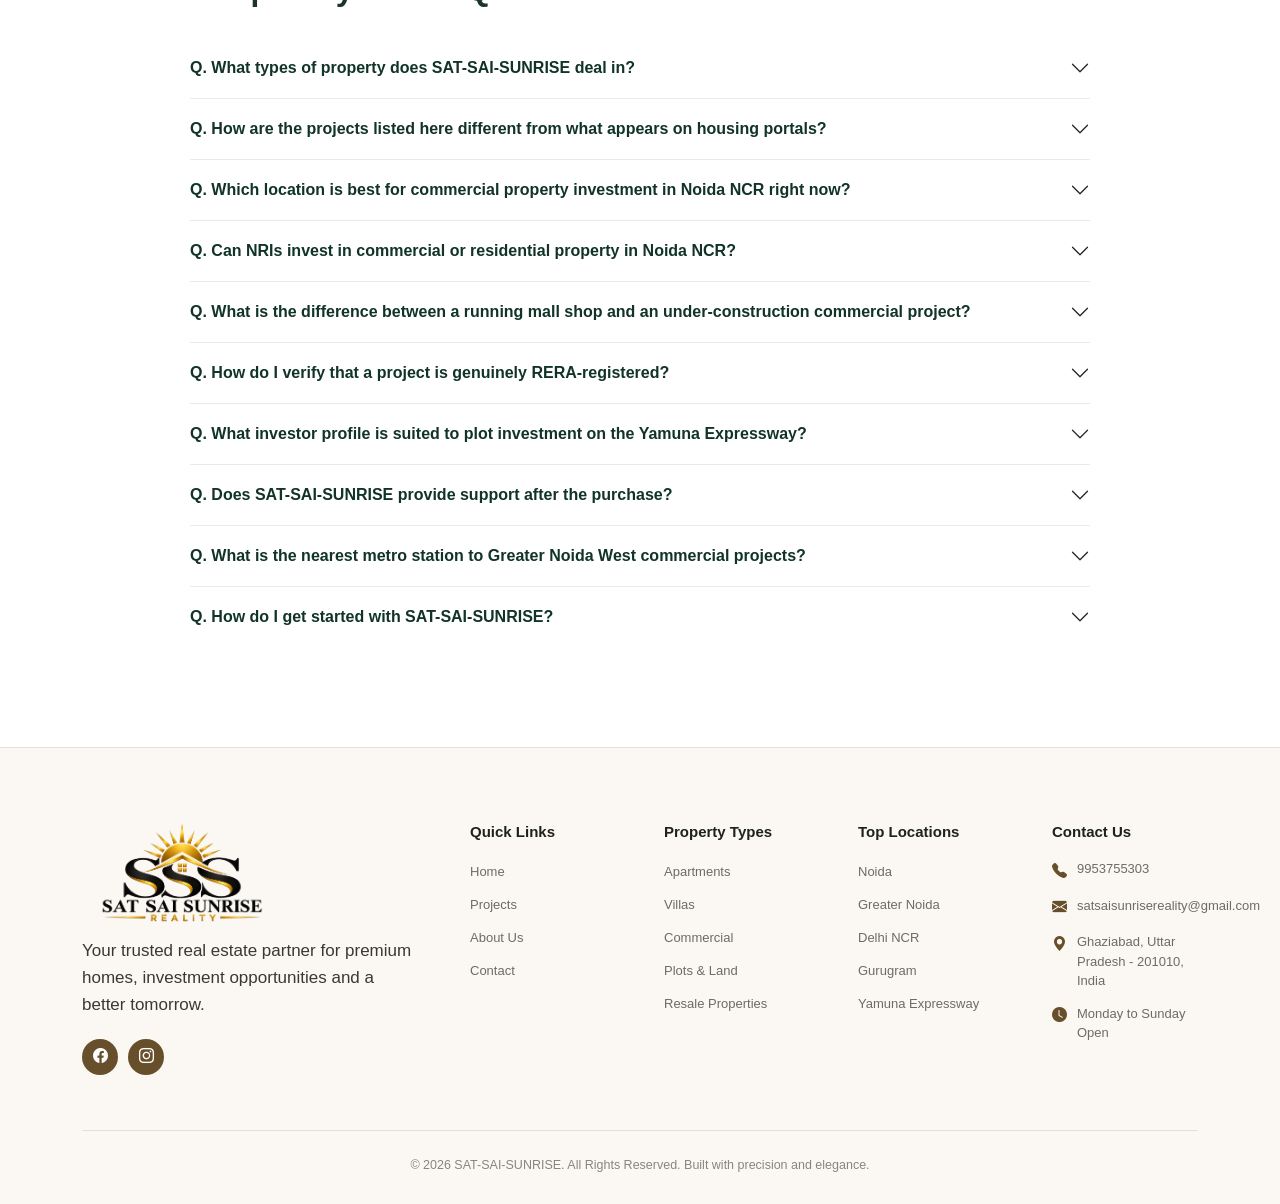
<file: projects.html>
<!DOCTYPE html>
<html lang="en">

<head>
    <meta charset="UTF-8">
    <meta name="viewport" content="width=device-width, initial-scale=1.0">
    <title>SAT-SAI-SUNRISE | Projects</title>

    <!-- Favicon -->
    <link rel="icon" type="image/x-icon" href="favicon.ico">
    <link rel="icon" type="image/png" sizes="32x32" href="images/favicon-32x32.png">
    <link rel="icon" type="image/png" sizes="16x16" href="images/favicon-16x16.png">
    <link rel="icon" type="image/png" href="images/fevicon-clean.png">
    <link rel="apple-touch-icon" sizes="180x180" href="images/apple-touch-icon.png">

    <!-- Bootstrap CSS -->
    <link href="https://cdn.jsdelivr.net/npm/bootstrap@5.3.3/dist/css/bootstrap.min.css" rel="stylesheet">
    <!-- Bootstrap Icons -->
    <link rel="stylesheet" href="https://cdn.jsdelivr.net/npm/bootstrap-icons@1.11.3/font/bootstrap-icons.min.css">
    <!-- Google Fonts -->
    <link rel="preconnect" href="https://fonts.googleapis.com">
    <link
        href="https://fonts.googleapis.com/css2?family=Playfair+Display:wght@400;500;600;700&family=Poppins:wght@300;400;500;600;700&display=swap"
        rel="stylesheet">
    <!-- Main CSS -->
    <link rel="stylesheet" href="css/style.css">
    <!-- Responsive CSS -->
    <link rel="stylesheet" href="css/responsive.css">

    <style>
        /* Specific Styles for Projects Page matching the design */
        .project-hero-header {
            position: relative;
            background: url('images/Hero-section-bg.png') no-repeat center center / cover;
            min-height: 400px;
            padding-top: 20px;
        }

        .project-hero-header::after {
            content: '';
            position: absolute;
            inset: 0;
            background: rgba(0, 0, 0, 0.2);
        }

        .project-navbar-container {
            position: relative;
            z-index: 10;
            display: flex;
            align-items: center;
            justify-content: space-between;
            padding: 0 40px;
        }

        .project-nav-pill {
            background: rgba(255, 255, 255, 0.2);
            backdrop-filter: blur(10px);
            border-radius: 12px;
            padding: 10px 30px;
            display: flex;
            gap: 25px;
            border: 1px solid rgba(255, 255, 255, 0.3);
        }

        .project-nav-pill a {
            color: #fff;
            text-decoration: none;
            font-weight: 500;
            font-size: 15px;
            transition: color 0.3s;
        }

        .project-nav-pill a:hover {
            color: #f7d488;
        }

        .project-call-btn {
            background: #dfab27;
            color: #fff;
            padding: 12px 25px;
            border-radius: 8px;
            text-decoration: none;
            font-weight: 600;
            border: 1px solid #dfab27;
            transition: all 0.3s;
        }

        .project-call-btn:hover {
            background: #c4931a;
            border-color: #c4931a;
            color: #fff;
        }

        .project-breadcrumb {
            padding: 15px 0 25px 0;
            font-size: 14px;
            color: #777;
        }

        .project-breadcrumb a {
            color: #777;
            text-decoration: none;
        }

        .project-breadcrumb a:hover {
            color: #dfab27;
        }

        .project-content-area {
            background: #fff;
            padding: 20px 40px 50px 40px;
            margin-top: -60px;
            border-radius: 16px 16px 0 0;
            position: relative;
            z-index: 10;
        }

        .project-detail-card {
            border: 1px solid #eaeaea;
            border-radius: 8px;
            padding: 12px;
            background: #fff;
        }

        .project-detail-card img {
            width: 100%;
            height: auto;
            object-fit: cover;
            display: block;
        }

        .project-contact-form {
            background: #1c352a;
            border-radius: 8px;
            padding: 40px 30px;
            position: sticky;
            top: 30px;
        }

        .project-contact-form h4 {
            color: #fff;
            display: flex;
            align-items: center;
            gap: 10px;
            font-weight: 500;
            margin-bottom: 30px;
            font-size: 22px;
        }

        /* New Listing Styles */
        .listing-card {
            border-radius: 12px;
            overflow: hidden;
            position: relative;
            box-shadow: 0 4px 15px rgba(0, 0, 0, 0.1);
            transition: transform 0.3s;
            background: #fff;
            display: block;
            text-decoration: none;
            color: inherit;
        }

        .listing-card:hover {
            transform: translateY(-5px);
            color: inherit;
        }

        .listing-card img {
            width: 150%;
            height: 350px;
            object-fit: cover;
        }

        .card-info {
            padding: 20px;
            background: #fff;
            border-top: 1px solid #eee;
        }

        .card-title {
            font-size: 20px;
            font-weight: 600;
            color: #1c352a;
            margin-bottom: 8px;
        }

        .card-location {
            font-size: 14px;
            color: #666;
            margin-bottom: 0;
            display: flex;
            align-items: center;
            gap: 6px;
        }

        .card-location i {
            color: #dfab27;
        }

        .card-tags {
            position: absolute;
            top: 15px;
            left: 15px;
            right: 15px;
            display: flex;
            justify-content: space-between;
        }

        .tag-dark {
            background: #1c352a;
            color: #fff;
            padding: 5px 12px;
            border-radius: 20px;
            font-size: 12px;
            font-weight: 500;
        }

        .tag-light {
            background: #dceada;
            color: #1c352a;
            padding: 5px 12px;
            border-radius: 20px;
            font-size: 12px;
            font-weight: 500;
        }

        .projects-intro-title {
            color: #1c352a;
            font-weight: 600;
            margin-bottom: 20px;
        }

        .projects-intro-text {
            color: #555;
            font-size: 15px;
            line-height: 1.8;
            max-width: 900px;
            margin: 0 auto;
        }

        /* Info Box */
        .projects-info-box {
            border: 1px solid #dceada;
            border-radius: 12px;
            padding: 40px;
            background: #fff;
            margin-bottom: 60px;
        }

        .info-box-title {
            color: #1c352a;
            font-size: 24px;
            font-weight: 600;
            margin-bottom: 20px;
        }

        .info-box-text {
            color: #444;
            font-size: 15px;
            line-height: 1.8;
            margin-bottom: 20px;
        }

        .btn-read-more {
            display: inline-block;
            background: #dfab27;
            color: #ffffff;
            padding: 10px 25px;
            border-radius: 6px;
            font-size: 13px;
            font-weight: 600;
            text-decoration: none;
            transition: all 0.3s;
            margin-top: 10px;
        }

        .btn-read-more:hover {
            background: #c4931a;
            color: #ffffff;
        }

        /* FAQ Section */
        .projects-faq-section {
            max-width: 900px;
            margin: 0 auto 50px auto;
        }

        .faq-title {
            color: #1c352a;
            font-size: 32px;
            font-weight: 600;
            margin-bottom: 30px;
        }

        .faq-list {
            display: flex;
            flex-direction: column;
        }

        .faq-item {
            padding: 15px 0;
            border-bottom: 1px solid #eaeaea;
            color: #1c352a;
            font-size: 16px;
            font-weight: 500;
        }

        .faq-item:last-child {
            border-bottom: none;
        }

        .project-contact-form h4 i {
            color: #7ab87a;
            font-size: 18px;
        }

        .form-control-custom {
            background: #fff;
            border: none;
            border-radius: 6px;
            padding: 15px;
            margin-bottom: 20px;
            width: 100%;
            font-size: 14px;
            color: #333;
            outline: none;
        }

        .btn-submit-custom {
            background: #dfab27;
            color: #ffffff;
            border: none;
            padding: 15px;
            border-radius: 6px;
            width: 100%;
            font-weight: 600;
            display: flex;
            align-items: center;
            justify-content: center;
            gap: 8px;
            cursor: pointer;
            transition: all 0.3s;
        }

        .btn-submit-custom:hover {
            background: #c4931a;
            color: #ffffff;
        }

        .whatsapp-float {
            position: fixed;
            bottom: 30px;
            right: 30px;
            background: #25d366;
            color: white;
            border-radius: 50%;
            width: 60px;
            height: 60px;
            display: flex;
            align-items: center;
            justify-content: center;
            font-size: 32px;
            box-shadow: 0 5px 15px rgba(0, 0, 0, 0.15);
            z-index: 100;
            text-decoration: none;
            transition: transform 0.3s;
        }

        .whatsapp-float:hover {
            transform: scale(1.1);
            color: white;
        }

        .project-meta-bar {
            display: flex;
            justify-content: space-between;
            align-items: flex-start;
            border: 1px solid #eaeaea;
            border-radius: 12px;
            padding: 20px 25px;
            margin-top: 30px;
        }

        .project-meta-left h5 {
            font-size: 20px;
            font-weight: 700;
            color: #113426;
            margin-bottom: 8px;
        }

        .project-meta-left p {
            color: #555;
            margin: 0;
            display: flex;
            align-items: center;
            gap: 5px;
            font-size: 14.5px;
        }

        .project-meta-right {
            text-align: right;
        }

        .project-meta-right .badge-features {
            background: #d4f0cc;
            color: #113426;
            padding: 5px 15px;
            border-radius: 6px;
            font-weight: 600;
            font-size: 14px;
            margin-bottom: 8px;
            display: inline-block;
        }

        .project-meta-right p {
            color: #666;
            font-size: 14px;
            margin: 0;
        }

        .project-content-block {
            border: 1px solid #eaeaea;
            border-radius: 12px;
            padding: 40px;
            margin-top: 30px;
        }

        .project-content-block h2 {
            font-size: 30px;
            font-weight: 700;
            color: #113426;
            margin-bottom: 25px;
            line-height: 1.4;
        }

        .project-content-block h3 {
            font-size: 24px;
            font-weight: 700;
            color: #113426;
            margin-bottom: 20px;
            margin-top: 40px;
        }

        .project-content-block p {
            color: #555;
            line-height: 1.8;
            font-size: 15px;
            margin-bottom: 18px;
        }

        .project-list {
            list-style: none;
            padding: 0;
            margin-top: 20px;
        }

        .project-list li {
            position: relative;
            padding-left: 20px;
            margin-bottom: 15px;
            color: #555;
            line-height: 1.7;
            font-size: 15px;
        }

        .project-list li::before {
            content: '•';
            position: absolute;
            left: 0;
            top: -2px;
            color: #555;
            font-size: 20px;
        }

        .project-list li strong {
            color: #333;
        }

        .amenities-grid {
            display: grid;
            grid-template-columns: repeat(3, 1fr);
            gap: 18px;
            margin-top: 25px;
        }

        .amenity-item {
            color: #555;
            font-size: 15px;
            display: flex;
            align-items: center;
            gap: 10px;
        }

        .amenity-item i {
            color: #7ab87a;
            font-size: 18px;
        }

        .faq-accordion .accordion-item {
            border: none;
            border-bottom: 1px solid #eaeaea;
            border-radius: 0;
        }

        .faq-accordion .accordion-item:last-child {
            border-bottom: none;
        }

        .faq-accordion .accordion-button {
            padding: 20px 0;
            font-weight: 600;
            color: #113426;
            background: transparent !important;
            box-shadow: none !important;
            font-size: 16px;
        }

        .faq-accordion .accordion-button:not(.collapsed) {
            color: #dfab27;
            background-color: transparent !important;
        }

        .faq-accordion .accordion-body {
            padding: 0 0 20px 0;
            color: #666;
            line-height: 1.7;
        }

        @media (max-width: 768px) {
            .project-meta-bar {
                flex-direction: column;
                gap: 15px;
            }

            .project-meta-right {
                text-align: left;
            }

            .amenities-grid {
                grid-template-columns: repeat(2, 1fr);
            }

            .project-navbar-container {
                flex-direction: column;
                gap: 15px;
                padding: 0 15px;
            }

            .project-content-area {
                padding: 20px 15px 50px 15px;
            }

            .projects-intro-title {
                font-size: 24px;
            }

            .projects-info-box {
                padding: 25px;
            }

            .info-box-title {
                font-size: 20px;
            }

            .faq-title {
                font-size: 26px;
            }
        }

        @media (max-width: 500px) {
            .amenities-grid {
                grid-template-columns: 1fr;
            }

            .project-nav-pill {
                flex-wrap: wrap;
                justify-content: center;
                gap: 15px;
                padding: 10px 15px;
            }

            .faq-item {
                font-size: 14px;
            }
        }
    </style>
</head>

<body>

    <header class="project-hero-header">
        <div class="project-navbar-container">
            <!-- Logo -->
            <a href="index.html" class="navbar-brand">
                <img src="images/SSS-Realty-Logo.png" alt="SAT SAI SUNRISE REALITY"
                    style="max-height: 65px; object-fit: contain;">
            </a>

            <!-- Center Navbar -->
            <div class="project-nav-pill">
                <a href="index.html">Home</a>
                <a href="about.html">About Us</a>
                <a href="projects.html" style="font-weight: 600;">Projects</a>
                <a href="contact.html">Contact</a>
            </div>

            <!-- Right CTA -->
            <a href="tel:9953755303" class="project-call-btn">
                Call us: +91 9953755303
            </a>
        </div>
    </header>

    <!-- Content Area -->
    <div class="project-content-area mx-3 mx-md-5">

        <div class="project-breadcrumb">
            <a href="index.html">Home</a> &nbsp;&rarr;&nbsp;
            <span style="color: #1c352a; font-weight: 500;">Projects</span>
        </div>

        <div class="container-fluid" style="max-width: 1400px; padding: 0;">

            <div class="text-center mb-5 mt-4">
                <h2 class="projects-intro-title">Find the Right Property Project for Your Investment Goals</h2>
                <p class="projects-intro-text">
                    Every project featured on this page has been personally site-visited, demand-assessed, and
                    RERA-verified by our team before we recommend it to a client. We work with a carefully curated
                    portfolio of commercial properties, residential properties, and premium plots across NCR's
                    fastest-growing locations — including Noida, Greater Noida West, Ghaziabad, and the Yamuna
                    Expressway corridor — as well as select high-growth locations in Gujarat, Uttarakhand.
                </p>
            </div>

            <div class="row g-4 mb-5">

                <!-- Card 1 -->
                <div class="col-lg-4 col-md-6">
                    <a href="The-Core-Mall/index.html" class="listing-card">
                        <div class="card-tags">
                            <span class="tag-dark">Commercial</span>
                            <span class="tag-light">For Sale</span>
                        </div>
                        <img src="images/the-core-mall-hero.png" alt="The Core Mall">
                        <div class="card-info">
                            <h3 class="card-title">The Core Mall</h3>
                            <p class="card-location"><i class="bi bi-geo-alt"></i> Ghaziabad, UP</p>
                            <span class="btn-read-more d-block text-center mt-3">View</span>
                        </div>
                    </a>
                </div>

                <!-- Card 2 -->
                <div class="col-lg-4 col-md-6">
                    <a href="Heaven-in-the-forest/index.html" class="listing-card">
                        <div class="card-tags">
                            <span class="tag-dark">Villas & Apartments</span>
                            <span class="tag-light">For Sale</span>
                        </div>
                        <img src="images/Heaven-forest-hero.png" alt="Heaven in the Forest">
                        <div class="card-info">
                            <h3 class="card-title">Heaven in the Forest</h3>
                            <p class="card-location"><i class="bi bi-geo-alt"></i> Near Kainchi Dham, Uttarakhand</p>
                            <span class="btn-read-more d-block text-center mt-3">View</span>
                        </div>
                    </a>
                </div>

                <!-- Card 3 -->
                <div class="col-lg-4 col-md-6">
                    <a href="Aarambh Resort/index.html" class="listing-card">
                        <div class="card-tags">
                            <span class="tag-dark">Plots</span>
                            <span class="tag-light">Features</span>
                        </div>
                        <img src="images/Aarambh-Resorts-hero.png" alt="The Aarambh Resorts">
                        <div class="card-info">
                            <h3 class="card-title">The Aarambh Resorts</h3>
                            <p class="card-location"><i class="bi bi-geo-alt"></i> Jim Corbett, Uttarakhand</p>
                            <span class="btn-read-more d-block text-center mt-3">View</span>
                        </div>
                    </a>
                </div>

            </div>

            <!-- Info Box Section -->
            <div class="projects-info-box mt-5">
                <h3 class="info-box-title">All Property Types We Deal With — What Each Category Means for Your
                    Investment</h3>
                <p class="info-box-text">
                    Not every project on the market deserves your attention. Locations without real demand, developers
                    without a delivery track record, and commercial units without footfall are far more common than most
                    buyers realise. This page exists to show you a different standard.
                </p>
                <p class="info-box-text">
                    Every project listed here has been personally evaluated by our team — site-visited, RERA-verified,
                    and demand-assessed — before it appears in front of you. If it's here, it has passed our internal
                    checklist. If it hasn't, it doesn't appear here, regardless of the developer's marketing spend.
                </p>
            </div>

            <!-- FAQ Section -->
            <div class="projects-faq-section mt-5 pt-4">
                <h2 class="faq-title">Frequently Asked Questions</h2>

                <div class="accordion faq-accordion" id="faqAccordion">
                    <!-- FAQ 1 -->
                    <div class="accordion-item">
                        <h3 class="accordion-header" id="faqHeading1">
                            <button class="accordion-button collapsed" type="button" data-bs-toggle="collapse"
                                data-bs-target="#faqCollapse1" aria-expanded="false" aria-controls="faqCollapse1">
                                Q. What types of property does SAT-SAI-SUNRISE deal in?
                            </button>
                        </h3>
                        <div id="faqCollapse1" class="accordion-collapse collapse" aria-labelledby="faqHeading1"
                            data-bs-parent="#faqAccordion">
                            <div class="accordion-body">
                                SAT-SAI-SUNRISE REALITY specializes in a diverse, verified portfolio across Noida,
                                Greater Noida, Yamuna Expressway, and premier holiday destinations. Our offerings
                                include luxury residential apartments, independent villas, commercial retail shops &amp;
                                food court spaces in high-footfall malls (such as The Core Mall), residential and
                                industrial plots, as well as luxury hill township resorts (like The Aarambh Resorts) and
                                nature retreats (Heaven in the Forest).
                            </div>
                        </div>
                    </div>

                    <!-- FAQ 2 -->
                    <div class="accordion-item">
                        <h3 class="accordion-header" id="faqHeading2">
                            <button class="accordion-button collapsed" type="button" data-bs-toggle="collapse"
                                data-bs-target="#faqCollapse2" aria-expanded="false" aria-controls="faqCollapse2">
                                Q. How are the projects listed here different from what appears on housing portals?
                            </button>
                        </h3>
                        <div id="faqCollapse2" class="accordion-collapse collapse" aria-labelledby="faqHeading2"
                            data-bs-parent="#faqAccordion">
                            <div class="accordion-body">
                                Unlike unverified mass housing portals, every project presented by SAT-SAI-SUNRISE
                                undergoes an intensive due-diligence review. Our property specialists conduct physical
                                site inspections, verify builder delivery track records, and confirm clear legal titles
                                and RERA approvals before onboarding. We do not list speculative or stalled projects,
                                ensuring complete safety and peace of mind for our buyers and investors.
                            </div>
                        </div>
                    </div>

                    <!-- FAQ 3 -->
                    <div class="accordion-item">
                        <h3 class="accordion-header" id="faqHeading3">
                            <button class="accordion-button collapsed" type="button" data-bs-toggle="collapse"
                                data-bs-target="#faqCollapse3" aria-expanded="false" aria-controls="faqCollapse3">
                                Q. Which location is best for commercial property investment in Noida NCR right now?
                            </button>
                        </h3>
                        <div id="faqCollapse3" class="accordion-collapse collapse" aria-labelledby="faqHeading3"
                            data-bs-parent="#faqAccordion">
                            <div class="accordion-body">
                                Prime commercial investment hubs include Greater Noida West (Noida Extension) due to
                                high residential population density and retail demand, Sector 62 &amp; 63 in Noida for
                                established corporate and IT activity, and the Yamuna Expressway belt influenced by the
                                upcoming Noida International Airport (Jewar). Projects like The Core Mall offer
                                exceptional retail footfall and strong rental yields.
                            </div>
                        </div>
                    </div>

                    <!-- FAQ 4 -->
                    <div class="accordion-item">
                        <h3 class="accordion-header" id="faqHeading4">
                            <button class="accordion-button collapsed" type="button" data-bs-toggle="collapse"
                                data-bs-target="#faqCollapse4" aria-expanded="false" aria-controls="faqCollapse4">
                                Q. Can NRIs invest in commercial or residential property in Noida NCR?
                            </button>
                        </h3>
                        <div id="faqCollapse4" class="accordion-collapse collapse" aria-labelledby="faqHeading4"
                            data-bs-parent="#faqAccordion">
                            <div class="accordion-body">
                                Yes. Non-Resident Indians (NRIs) and Overseas Citizens of India (OCIs) can freely
                                acquire commercial and residential real estate in India following Reserve Bank of India
                                (RBI) regulations. Funds can be transacted through standard NRE/NRO bank accounts.
                                SAT-SAI-SUNRISE provides comprehensive NRI support including virtual site tours, Power
                                of Attorney (POA) documentation guidance, legal scrutiny, and seamless milestone
                                tracking.
                            </div>
                        </div>
                    </div>

                    <!-- FAQ 5 -->
                    <div class="accordion-item">
                        <h3 class="accordion-header" id="faqHeading5">
                            <button class="accordion-button collapsed" type="button" data-bs-toggle="collapse"
                                data-bs-target="#faqCollapse5" aria-expanded="false" aria-controls="faqCollapse5">
                                Q. What is the difference between a running mall shop and an under-construction
                                commercial project?
                            </button>
                        </h3>
                        <div id="faqCollapse5" class="accordion-collapse collapse" aria-labelledby="faqHeading5"
                            data-bs-parent="#faqAccordion">
                            <div class="accordion-body">
                                A running mall shop provides immediate rental returns, verified footfall, and
                                operational brand tenants with zero construction delivery risk. Conversely, an
                                under-construction commercial space offers lower initial entry pricing, attractive
                                construction-linked payment schedules, and higher capital appreciation upside upon
                                project completion. We guide you toward the right model based on whether your priority
                                is immediate cash flow or maximum capital appreciation.
                            </div>
                        </div>
                    </div>

                    <!-- FAQ 6 -->
                    <div class="accordion-item">
                        <h3 class="accordion-header" id="faqHeading6">
                            <button class="accordion-button collapsed" type="button" data-bs-toggle="collapse"
                                data-bs-target="#faqCollapse6" aria-expanded="false" aria-controls="faqCollapse6">
                                Q. How do I verify that a project is genuinely RERA-registered?
                            </button>
                        </h3>
                        <div id="faqCollapse6" class="accordion-collapse collapse" aria-labelledby="faqHeading6"
                            data-bs-parent="#faqAccordion">
                            <div class="accordion-body">
                                You can verify any project's credentials on the official state RERA portal (such as <a
                                    href="https://www.up-rera.in" target="_blank" rel="noopener noreferrer"
                                    style="color: #dfab27; font-weight: 600;">up-rera.in</a> for Uttar Pradesh) by
                                searching its unique RERA Registration Number. The portal displays sanctioned floor
                                plans, financial disclosures, land title approvals, and promised completion timelines.
                                Our team provides verified RERA certificates and approval records upfront.
                            </div>
                        </div>
                    </div>

                    <!-- FAQ 7 -->
                    <div class="accordion-item">
                        <h3 class="accordion-header" id="faqHeading7">
                            <button class="accordion-button collapsed" type="button" data-bs-toggle="collapse"
                                data-bs-target="#faqCollapse7" aria-expanded="false" aria-controls="faqCollapse7">
                                Q. What investor profile is suited to plot investment on the Yamuna Expressway?
                            </button>
                        </h3>
                        <div id="faqCollapse7" class="accordion-collapse collapse" aria-labelledby="faqHeading7"
                            data-bs-parent="#faqAccordion">
                            <div class="accordion-body">
                                Plot investments on the Yamuna Expressway are best suited for investors with a medium to
                                long-term horizon (3 to 7 years) seeking substantial capital multipliers. Driven by
                                multi-billion dollar infrastructure projects like the Noida International Airport at
                                Jewar, the International Film City, Olympic City, and multimodal logistics corridors,
                                land parcels in this region represent one of the fastest wealth-compounding real estate
                                opportunities in North India.
                            </div>
                        </div>
                    </div>

                    <!-- FAQ 8 -->
                    <div class="accordion-item">
                        <h3 class="accordion-header" id="faqHeading8">
                            <button class="accordion-button collapsed" type="button" data-bs-toggle="collapse"
                                data-bs-target="#faqCollapse8" aria-expanded="false" aria-controls="faqCollapse8">
                                Q. Does SAT-SAI-SUNRISE provide support after the purchase?
                            </button>
                        </h3>
                        <div id="faqCollapse8" class="accordion-collapse collapse" aria-labelledby="faqHeading8"
                            data-bs-parent="#faqAccordion">
                            <div class="accordion-body">
                                Absolutely. We believe in end-to-end client relationships. After booking, our team
                                assists you with bank home loan processing, construction milestone tracking, registry
                                &amp; stamp duty formalities, handover and possession inspections, and even future
                                leasing or resale advisory whenever you decide to monetize your investment.
                            </div>
                        </div>
                    </div>

                    <!-- FAQ 9 -->
                    <div class="accordion-item">
                        <h3 class="accordion-header" id="faqHeading9">
                            <button class="accordion-button collapsed" type="button" data-bs-toggle="collapse"
                                data-bs-target="#faqCollapse9" aria-expanded="false" aria-controls="faqCollapse9">
                                Q. What is the nearest metro station to Greater Noida West commercial projects?
                            </button>
                        </h3>
                        <div id="faqCollapse9" class="accordion-collapse collapse" aria-labelledby="faqHeading9"
                            data-bs-parent="#faqAccordion">
                            <div class="accordion-body">
                                The nearest currently active metro stations are Sector 52 Noida (Blue Line) and Sector
                                51 Noida (Aqua Line), located around 10–15 minutes away via wide arterial roads. In
                                addition, the approved extension of the Noida Metro Aqua Line linking Sector 51 directly
                                to Greater Noida West (Gaur City / Knowledge Park V) will provide doorstep rapid metro
                                transit across all major commercial centers.
                            </div>
                        </div>
                    </div>

                    <!-- FAQ 10 -->
                    <div class="accordion-item">
                        <h3 class="accordion-header" id="faqHeading10">
                            <button class="accordion-button collapsed" type="button" data-bs-toggle="collapse"
                                data-bs-target="#faqCollapse10" aria-expanded="false" aria-controls="faqCollapse10">
                                Q. How do I get started with SAT-SAI-SUNRISE?
                            </button>
                        </h3>
                        <div id="faqCollapse10" class="accordion-collapse collapse" aria-labelledby="faqHeading10"
                            data-bs-parent="#faqAccordion">
                            <div class="accordion-body">
                                Getting started is simple and personalized. You can connect with our dedicated property
                                experts directly on WhatsApp at <a href="https://wa.me/919953755303" target="_blank"
                                    style="color: #25D366; font-weight: 600;"><i class="bi bi-whatsapp"></i> +91
                                    9953755303</a>, call us, or submit an inquiry through our <a href="contact.html"
                                    style="color: #dfab27; font-weight: 600;">Contact Us</a> page. We will schedule a
                                one-on-one consultation, share customized property brochures, and arrange a private site
                                visit at your convenience.
                            </div>
                        </div>
                    </div>
                </div>
            </div>

        </div>
    </div>

    <!-- WhatsApp Floating Button -->
    <a href="https://wa.me/919953755303" target="_blank" class="whatsapp-float">
        <i class="bi bi-whatsapp"></i>
    </a>

    <!-- MAIN FOOTER -->
    <footer class="main-footer">
        <div class="container">
            <div class="row g-4 g-lg-5 footer-top-row">

                <!-- Col 1: Brand & About -->
                <div class="col-lg-4 col-md-12 col-12">
                    <a href="#" class="footer-brand">
                        <div class="brand-content" style="display: flex; align-items: center;">
                            <img src="images/SSS-Realty-Logo.png" alt="SAT SAI SUNRISE REALITY"
                                style="max-height: 100px;">
                        </div>
                    </a>
                    <p class="footer-about-text">
                        Your trusted real estate partner for premium homes, investment opportunities and a better
                        tomorrow.
                    </p>
                    <div class="footer-social-icons">
                        <a href="https://www.facebook.com/profile.php?id=61582430763586" target="_blank"
                            class="footer-social-btn fb-icon" aria-label="Facebook"><i class="bi bi-facebook"></i></a>
                        <a href="https://www.instagram.com/saisunrisereality/" target="_blank"
                            class="footer-social-btn insta-icon" aria-label="Instagram"><i
                                class="bi bi-instagram"></i></a>
                    </div>
                </div>

                <!-- Col 2: Quick Links -->
                <div class="col-lg-2 col-md-3 col-6">
                    <h4 class="footer-col-title">Quick Links</h4>
                    <ul class="footer-links-list">
                        <li><a href="index.html">Home</a></li>
                        <li><a href="projects.html">Projects</a></li>
                        <li><a href="about.html">About Us</a></li>
                        <li><a href="contact.html">Contact</a></li>
                    </ul>
                </div>

                <!-- Col 3: Property Types -->
                <div class="col-lg-2 col-md-3 col-6">
                    <h4 class="footer-col-title">Property Types</h4>
                    <ul class="footer-links-list">
                        <li><span>Apartments</span></li>
                        <li><span>Villas</span></li>
                        <li><span>Commercial</span></li>
                        <li><span>Plots &amp; Land</span></li>
                        <li><span>Resale Properties</span></li>
                    </ul>
                </div>

                <!-- Col 4: Top Locations -->
                <div class="col-lg-2 col-md-3 col-6">
                    <h4 class="footer-col-title">Top Locations</h4>
                    <ul class="footer-links-list">
                        <li><span>Noida</span></li>
                        <li><span>Greater Noida</span></li>
                        <li><span>Delhi NCR</span></li>
                        <li><span>Gurugram</span></li>
                        <li><span>Yamuna Expressway</span></li>
                    </ul>
                </div>

                <!-- Col 5: Contact Us -->
                <div class="col-lg-2 col-md-3 col-12">
                    <h4 class="footer-col-title">Contact Us</h4>
                    <ul class="footer-contact-list">
                        <li>
                            <i class="bi bi-telephone-fill"></i>
                            <span>9953755303</span>
                        </li>
                        <li>
                            <i class="bi bi-envelope-fill"></i>
                            <span>satsaisunrisereality@gmail.com</span>
                        </li>
                        <li>
                            <i class="bi bi-geo-alt-fill"></i>
                            <span>Ghaziabad, Uttar Pradesh - 201010, India</span>
                        </li>
                        <li>
                            <i class="bi bi-clock-fill"></i>
                            <span>Monday to Sunday Open</span>
                        </li>
                    </ul>
                </div>

            </div>

            <!-- Bottom Copyright Bar -->
            <div class="footer-bottom-bar">
                <p>© 2026 SAT-SAI-SUNRISE. All Rights Reserved. Built with precision and elegance.</p>
            </div>
        </div>
    </footer>

    <script src="https://cdn.jsdelivr.net/npm/bootstrap@5.3.3/dist/js/bootstrap.bundle.min.js"></script>
</body>

</html>
</file>
<file: css/style.css>
/* =========================================================
   GLOBAL
========================================================= */

:root {

    --primary: #dfab27;
    --primary-dark: #c4931a;
    --gold-light: #f7d579;

    --dark: #20251f;
    --text: #2d302b;
    --muted: #77766f;

    --cream: #f6f2ea;
    --white: #ffffff;

    --border: #e5ded2;

}


* {
    margin: 0;
    padding: 0;
    box-sizing: border-box;
}


html {
    scroll-behavior: smooth;
}


body {

    font-family: "Roboto", sans-serif;

    color: var(--text);

    background: var(--white);

    overflow-x: hidden;

}


a {
    text-decoration: none;
}


button,
input,
select {
    font-family: inherit;
}



/* =========================================================
   NAVBAR (CONTAINED FLOATING BAR)
========================================================= */

.main-header {
    position: fixed;
    top: 0;
    left: 0;
    width: 100%;
    z-index: 1000;
    background: transparent;
    pointer-events: none;
    transition: all 0.3s ease;
}

.navbar {
    padding: 0;
    background: transparent;
}

.navbar-container {
    background: #ffffff;
    border-bottom-left-radius: 20px;
    border-bottom-right-radius: 20px;
    box-shadow: 0 10px 35px rgba(0, 0, 0, 0.08);
    border: 1px solid rgba(226, 218, 204, 0.65);
    border-top: none;
    padding: 6px 28px;
    pointer-events: auto;
    transition: all 0.3s ease;
}

.main-header.scrolled .navbar-container {
    box-shadow: 0 14px 40px rgba(0, 0, 0, 0.12);
    background: rgba(255, 255, 255, 0.98);
    backdrop-filter: blur(10px);
    -webkit-backdrop-filter: blur(10px);
}

.brand-logo {
    display: inline-flex;
    align-items: center;
    gap: 9px;
    color: var(--dark);
    text-decoration: none;
}

.brand-logo:hover {
    color: var(--dark);
}

.brand-icon {
    font-size: 32px;
    color: #dfab27;
    display: flex;
    align-items: center;
    justify-content: center;
    line-height: 1;
}

.brand-content h1 {
    font-family: "Roboto", sans-serif;
    font-size: 21px;
    font-weight: 700;
    letter-spacing: 0.6px;
    color: #1a1a1a;
    margin: 0;
    line-height: 1.1;
}

.brand-content span {
    display: block;
    font-size: 8px;
    letter-spacing: 1px;
    color: #726f67;
    margin-top: 2px;
    font-weight: 500;
    text-transform: uppercase;
}

/* =========================================================
   NAVIGATION
========================================================= */

.navbar-nav {
    gap: 22px;
}

.nav-link {
    color: #151515;
    font-size: 18px;
    font-weight: 500;
    padding: 6px 0 !important;
    transition: color 0.25s ease;
    text-decoration: none;
}

.nav-link:hover,
.nav-link.active {
    color: #dfab27;
}

/* =========================================================
   NAVBAR RIGHT
========================================================= */

.navbar-right {
    display: flex;
    align-items: center;
}

.btn-contact-nav {
    display: inline-flex;
    align-items: center;
    justify-content: center;
    padding: 10px 24px;
    background: #dfab27;
    color: #ffffff;
    font-size: 15px;
    font-weight: 600;
    border-radius: 8px;
    text-decoration: none;
    transition: all 0.3s ease;
    white-space: nowrap;
}

.btn-contact-nav:hover {
    background: #c4931a;
    color: #ffffff;
    transform: translateY(-1px);
    box-shadow: 0 4px 14px rgba(223, 171, 39, 0.35);
}

/* =========================================================
   MOBILE NAVBAR BUTTON
========================================================= */

.navbar-toggler {
    border: none;
    box-shadow: none !important;
    font-size: 26px;
    color: var(--dark);
    padding: 10px;
}

.navbar-toggler:focus {
    box-shadow: none;
}

/* =========================================================
   HERO
========================================================= */

.hero-section {
    position: relative;
    min-height: 700px;
    display: flex;
    align-items: center;
    padding-top: 130px;
    padding-bottom: 120px;
    background-color: #f7f3eb;
    overflow: hidden;
}

/* Hero Background Slider */
.hero-slider {
    position: absolute;
    inset: 0;
    width: 100%;
    height: 100%;
    overflow: hidden;
    z-index: 0;
}

.hero-slide {
    position: absolute;
    inset: 0;
    width: 100%;
    height: 100%;
    background-size: cover;
    background-position: 85% center;
    background-repeat: no-repeat;
    opacity: 0;
    transform: scale(1.05);
    transition: opacity 1.4s ease-in-out, transform 7s ease-out;
    pointer-events: none;
}

.hero-slide.active {
    opacity: 1;
    transform: scale(1);
    z-index: 1;
}

.hero-overlay {
    position: absolute;
    inset: 0;
    background: linear-gradient(90deg,
            rgba(255, 255, 255, 0.96) 0%,
            rgba(255, 255, 255, 0.88) 25%,
            rgba(255, 255, 255, 0.323) 45%,
            rgba(255, 255, 255, 0) 68%,
            transparent 85%);
    z-index: 2;
    pointer-events: none;
}

/* Hero Slider Indicators */
.hero-slider-dots {
    position: absolute;
    right: 36px;
    top: 50%;
    transform: translateY(-50%);
    display: flex;
    flex-direction: column;
    gap: 12px;
    z-index: 10;
}

.hero-dot {
    width: 10px;
    height: 10px;
    border-radius: 50%;
    border: 2px solid rgba(255, 255, 255, 0.95);
    background: rgba(223, 171, 39, 0.45);
    box-shadow: 0 2px 8px rgba(0, 0, 0, 0.15);
    cursor: pointer;
    padding: 0;
    transition: all 0.35s cubic-bezier(0.4, 0, 0.2, 1);
    outline: none;
}

.hero-dot:hover {
    background: var(--primary, #dfab27);
    transform: scale(1.2);
}

.hero-dot.active {
    height: 26px;
    border-radius: 12px;
    background: var(--primary, #dfab27);
    box-shadow: 0 4px 12px rgba(223, 171, 39, 0.4);
}

.hero-container {
    position: relative;
    z-index: 3;
    width: 100%;
}

.hero-content {
    max-width: 620px;
    width: 100%;
}

.hero-title {
    font-family: "Roboto", sans-serif;
    font-size: clamp(32px, 5.5vw, 60px);
    line-height: 1.2;
    font-weight: 700;
    color: var(--dark);
    margin-bottom: 20px;
    word-wrap: break-word;
}

.hero-title span {
    color: var(--primary);
    font-weight: 700;
    display: inline-block;
}

.hero-description {
    max-width: 580px;
    width: 100%;
    font-size: clamp(14px, 1.4vw, 18px);
    font-weight: 450;
    line-height: 1.75;
    color: #505150;
    margin-bottom: 24px;
}

/* Hero Features with Dividers */
.hero-features {
    display: flex;
    align-items: center;
    gap: 16px;
    flex-wrap: wrap;
}

.hero-feature {
    display: flex;
    align-items: center;
    gap: 8px;
    font-size: 16px;
    font-weight: 600;
    color: var(--dark);
}

.hero-feature i {
    color: var(--primary);
    font-size: 17px;
}

.feature-divider {
    color: #d2ccc0;
    font-size: 15px;
    user-select: none;
}

/* Responsive Scaling for Hero Section */
@media (max-width: 991px) {
    .hero-content {
        max-width: 100%;
    }

    .hero-title {
        font-size: clamp(34px, 5.2vw, 48px);
        margin-bottom: 16px;
    }

    .hero-description {
        font-size: 16px;
        line-height: 1.65;
        max-width: 100%;
        margin-bottom: 20px;
    }
}

@media (max-width: 767px) {
    .hero-title {
        font-size: clamp(28px, 6.5vw, 36px);
        line-height: 1.25;
    }

    .hero-description {
        font-size: 14.5px;
        line-height: 1.6;
    }

    .hero-features {
        gap: 10px 14px;
    }
}

@media (max-width: 480px) {
    .hero-title {
        font-size: 26px;
        line-height: 1.25;
    }

    .hero-description {
        font-size: 13.5px;
        line-height: 1.55;
    }

    .feature-divider {
        display: none;
    }

    .hero-features {
        flex-direction: column;
        align-items: flex-start;
        gap: 8px;
    }
}

/* Hero Marquee for Logos */
.hero-marquee {
    position: absolute;
    bottom: 40px;
    left: 50%;
    transform: translateX(-50%);
    width: 50%;
    overflow: hidden;

    padding: 15px 0;
    z-index: 10;
}

.marquee-wrapper {
    display: flex;
    width: fit-content;
    animation: marquee 60s linear infinite;
}

.marquee-content {
    display: flex;
    align-items: center;
    justify-content: space-around;
    min-width: 100vw;
}

.marquee-content img {
    width: 140px;
    height: 70px;
    margin: 0 40px;
    object-fit: contain;
    /* Apply a black filter for logos */
    filter: brightness(0) opacity(0.9);
    transition: filter 0.3s ease;
}

.marquee-content img:hover {
    filter: brightness(0) opacity(1);
}

@keyframes marquee {
    0% {
        transform: translateX(0);
    }

    100% {
        transform: translateX(-50%);
    }
}


/* =========================================================
   FEATURED PROPERTIES SECTION
========================================================= */

.featured-properties-section {
    position: relative;
    z-index: 1;
    padding: 60px 0 50px;
    background: #fbf9f4;
}

.section-tag-gold {
    color: #dfab27;
    font-size: 11.5px;
    font-weight: 600;
    letter-spacing: 1.8px;
    text-transform: uppercase;
    display: inline-block;
    margin-bottom: 6px;
}

.featured-section-title {
    font-family: "Roboto", sans-serif;
    font-size: 38px;
    font-weight: 700;
    color: #1e221c;
    margin-bottom: 8px;
    line-height: 1.2;
}

.featured-section-desc {
    font-size: 14px;
    color: #66655e;
    line-height: 1.6;
    margin-bottom: 0;
    max-width: 600px;
}

.view-all-link {
    color: #dfab27;
    font-size: 13.5px;
    font-weight: 600;
    text-decoration: underline;
    text-underline-offset: 4px;
    display: inline-flex;
    align-items: center;
    gap: 6px;
    transition: all 0.25s ease;
}

.view-all-link:hover {
    color: #c4931a;
    transform: translateX(3px);
}

.view-all-link i {
    font-size: 14px;
    transition: transform 0.25s ease;
}

.view-all-link:hover i {
    transform: translateX(4px);
}

/* Property Cards */
.featured-property-card {
    background: #ffffff;
    border-radius: 18px;
    overflow: hidden;
    box-shadow: 0 8px 30px rgba(0, 0, 0, 0.05);
    border: 1px solid rgba(230, 224, 212, 0.7);
    transition: all 0.35s ease;
    height: 100%;
    display: flex;
    flex-direction: column;
}

.featured-property-card:hover {
    transform: translateY(-6px);
    box-shadow: 0 16px 36px rgba(0, 0, 0, 0.1);
}

.property-img-wrap {
    position: relative;
    width: 100%;
    height: 320px;
    overflow: hidden;
    background: #eee8de;
}

.property-img-wrap img {
    width: 100%;
    height: 100%;
    object-fit: cover;
    transition: transform 0.5s ease;
}

.featured-property-card:hover .property-img-wrap img {
    transform: scale(1.05);
}

/* Badge Top Left */
.property-tag-badge {
    position: absolute;
    top: 14px;
    left: 14px;
    background: rgba(30, 34, 28, 0.82);
    backdrop-filter: blur(4px);
    color: #ffffff;
    font-size: 11px;
    font-weight: 500;
    padding: 5px 12px;
    border-radius: 6px;
    letter-spacing: 0.3px;
    z-index: 2;
}

/* Wishlist Button Top Right */
.wishlist-btn {
    position: absolute;
    top: 14px;
    right: 14px;
    width: 34px;
    height: 34px;
    border-radius: 50%;
    background: #ffffff;
    border: none;
    display: flex;
    align-items: center;
    justify-content: center;
    box-shadow: 0 4px 10px rgba(0, 0, 0, 0.12);
    cursor: pointer;
    z-index: 2;
    transition: transform 0.25s ease;
    color: #d9383a;
    font-size: 15px;
}

.wishlist-btn:hover {
    transform: scale(1.12);
}

/* Price Badge Bottom Left on Image */
.property-price-badge {
    position: absolute;
    bottom: 14px;
    left: 14px;
    background: #ffffff;
    color: #1e221c;
    font-size: 15px;
    font-weight: 700;
    padding: 6px 14px;
    border-radius: 8px;
    box-shadow: 0 4px 14px rgba(0, 0, 0, 0.12);
    z-index: 2;
}

/* Card Info Body */
.property-info-wrap {
    padding: 20px 22px 22px;
    display: flex;
    flex-direction: column;
    flex-grow: 1;
}

.property-card-name {
    font-size: 17px;
    font-weight: 700;
    color: #1e221c;
    margin-bottom: 6px;
    line-height: 1.3;
}

.property-location-tag {
    font-size: 12.5px;
    color: #77756e;
    display: flex;
    align-items: center;
    gap: 6px;
    margin-bottom: 18px;
}

.property-location-tag i {
    color: #dfab27;
    font-size: 13.5px;
}

/* Specs Row */
.property-spec-chips {
    display: flex;
    align-items: center;
    gap: 12px;
    margin-top: auto;
    padding-top: 14px;
    border-top: 1px solid #eee8dc;
}

.spec-unit {
    display: flex;
    align-items: center;
    gap: 6px;
    font-size: 12px;
    font-weight: 500;
    color: #3b3d37;
}

.spec-unit svg {
    color: #dfab27;
    flex-shrink: 0;
}

.spec-sep {
    color: #dcd7cc;
    font-size: 13px;
    user-select: none;
}

.view-property-btn {
    background-color: #dfab27 !important;
    color: #ffffff !important;
    border-radius: 8px;
    font-weight: 600;
    padding: 10px 0;
    transition: all 0.3s ease;
}

.view-property-btn:hover {
    background-color: #c4931a !important;
    color: #ffffff !important;
    transform: translateY(-1px);
    box-shadow: 0 4px 14px rgba(223, 171, 39, 0.35);
}


/* =========================================================
   SECTION 03: PROPERTY TYPES
========================================================= */

.property-types-section {
    padding: 40px 0 50px;
    background: #fbf9f4;
    border-top: 1px solid rgba(230, 224, 212, 0.4);
}

.types-section-title {
    font-family: "Roboto", sans-serif;
    font-size: 38px;
    font-weight: 700;
    color: #1e221c;
    margin-bottom: 8px;
    line-height: 1.2;
}

.types-section-desc {
    font-size: 14px;
    color: #66655e;
    line-height: 1.6;
    margin-bottom: 0;
    max-width: 650px;
}

.property-type-card {
    background: #ffffff;
    border-radius: 18px;
    overflow: hidden;
    border: 1px solid rgba(230, 224, 212, 0.7);
    box-shadow: 0 8px 24px rgba(0, 0, 0, 0.04);
    transition: all 0.35s ease;
    height: 100%;
    display: flex;
    flex-direction: column;
}

.property-type-card:hover {
    transform: translateY(-6px);
    box-shadow: 0 16px 36px rgba(0, 0, 0, 0.1);
}

.type-card-img {
    position: relative;
    width: 100%;
    height: 195px;
    overflow: hidden;
    background: #ede7dd;
}

.type-card-img img {
    width: 100%;
    height: 100%;
    object-fit: cover;
    transition: transform 0.5s ease;
}

.property-type-card:hover .type-card-img img {
    transform: scale(1.06);
}

.type-card-body {
    padding: 16px 16px 18px;
    display: flex;
    align-items: center;
    gap: 12px;
    background: #ffffff;
    margin-top: auto;
}

.type-icon-box {
    width: 44px;
    height: 44px;
    border-radius: 12px;
    background: #fbf8f2;
    border: 1px solid #eee6d8;
    display: flex;
    align-items: center;
    justify-content: center;
    color: #dfab27;
    font-size: 20px;
    flex-shrink: 0;
}

.type-text-wrap {
    flex: 1;
    min-width: 0;
}

.type-title {
    font-size: 15px;
    font-weight: 700;
    color: #1e221c;
    margin-bottom: 2px;
}

.type-desc {
    font-size: 11.5px;
    color: #727068;
    line-height: 1.35;
    margin-bottom: 0;
}

.type-arrow-btn {
    width: 32px;
    height: 32px;
    border-radius: 50%;
    background: #dfab27;
    color: #ffffff;
    display: flex;
    align-items: center;
    justify-content: center;
    font-size: 13px;
    flex-shrink: 0;
    transition: all 0.25s ease;
    text-decoration: none;
}

.property-type-card:hover .type-arrow-btn {
    background: #c4931a;
    transform: translateX(3px);
}


/* =========================================================
   SECTION 04: WHY CHOOSE US
========================================================= */

.why-choose-section {
    padding: 50px 0 60px;
    background-color: #f4f0e8;
}

.why-choose-img-box {
    position: relative;
    border-radius: 22px;
    overflow: hidden;
    height: 480px;
    box-shadow: 0 16px 45px rgba(30, 34, 28, 0.08);
}

.why-choose-img-box img {
    width: 100%;
    height: 100%;
    object-fit: cover;
    display: block;
    transition: transform 0.6s ease;
}

.why-choose-img-box:hover img {
    transform: scale(1.03);
}

.why-choose-content {
    padding-left: 10px;
}

.section-tag-gold {
    display: inline-block;
    font-size: 12px;
    font-weight: 700;
    letter-spacing: 1.5px;
    color: #dfab27;
    text-transform: uppercase;
    margin-bottom: 8px;
}

.why-choose-title {
    font-family: "Roboto", sans-serif;
    font-size: 40px;
    font-weight: 700;
    color: #1e221c;
    line-height: 1.2;
    margin-bottom: 14px;
}

.why-choose-desc {
    font-size: 14.5px;
    color: #6a675f;
    line-height: 1.6;
    margin-bottom: 30px;
    max-width: 520px;
}

.why-features-grid {
    margin-top: 5px;
}

.why-feature-card {
    background: #ffffff;
    border-radius: 18px;
    padding: 18px 18px;
    border: 1px solid rgba(226, 218, 204, 0.65);
    display: flex;
    align-items: center;
    gap: 15px;
    height: 100%;
    box-shadow: 0 4px 18px rgba(0, 0, 0, 0.02);
    transition: transform 0.3s ease, box-shadow 0.3s ease, border-color 0.3s ease;
}

.why-feature-card:hover {
    transform: translateY(-3px);
    box-shadow: 0 12px 28px rgba(30, 34, 28, 0.07);
    border-color: rgba(223, 171, 39, 0.35);
}

.why-icon-box {
    width: 52px;
    height: 52px;
    border-radius: 50%;
    background: #faf6ee;
    border: 1.5px solid #ded3be;
    color: #dfab27;
    font-size: 23px;
    flex-shrink: 0;
    display: flex;
    align-items: center;
    justify-content: center;
    transition: all 0.3s ease;
}

.why-feature-card:hover .why-icon-box {
    background: #dfab27;
    color: #ffffff;
    border-color: #dfab27;
}

.why-card-text {
    flex: 1;
}

.why-card-title {
    font-size: 15px;
    font-weight: 700;
    color: #1e221c;
    margin-bottom: 3px;
    line-height: 1.3;
}

.why-card-desc {
    font-size: 12px;
    color: #726f67;
    line-height: 1.45;
    margin-bottom: 0;
}


/* =========================================================
   SECTION 05: EXPLORE PRIME LOCATIONS
========================================================= */

.prime-locations-section {
    position: relative;
    overflow: hidden;
    padding: 50px 0 60px;
    background-color: #f9f5ef;
}

.locations-watermark {
    position: absolute;
    top: 20%;
    left: 2%;
    font-family: "Roboto", sans-serif;
    font-size: 140px;
    font-weight: 800;
    color: rgba(154, 106, 36, 0.035);
    letter-spacing: 6px;
    pointer-events: none;
    user-select: none;
    z-index: 0;
    white-space: nowrap;
}

.locations-header-content {
    position: relative;
    z-index: 1;
}

.locations-title {
    font-family: "Roboto", sans-serif;
    font-size: 40px;
    font-weight: 700;
    color: #1e221c;
    line-height: 1.2;
    margin-bottom: 14px;
}

.locations-desc {
    font-size: 14.5px;
    color: #6a675f;
    line-height: 1.6;
    margin-bottom: 28px;
    max-width: 380px;
}

.btn-view-locations {
    display: inline-flex;
    align-items: center;
    gap: 10px;
    background-color: #dfab27;
    color: #ffffff;
    padding: 13px 26px;
    border-radius: 10px;
    font-size: 14.5px;
    font-weight: 600;
    text-decoration: none;
    transition: all 0.3s ease;
    box-shadow: 0 4px 14px rgba(223, 171, 39, 0.25);
}

.btn-view-locations:hover {
    background-color: #c4931a;
    color: #ffffff;
    transform: translateY(-2px);
    box-shadow: 0 8px 22px rgba(223, 171, 39, 0.35);
}

.btn-view-locations i {
    font-size: 14px;
    transition: transform 0.25s ease;
}

.btn-view-locations:hover i {
    transform: translateX(4px);
}

/* Regional Map Image */
.locations-map-visual {
    position: relative;
    width: 100%;
    max-width: 220px;
    display: flex;
    align-items: center;
    justify-content: center;
    z-index: 1;
}

.locations-map-img {
    width: 100%;
    max-width: 200px;
    height: auto;
    object-fit: contain;
    display: block;
    mix-blend-mode: multiply;
}

/* Right 2x2 Grid Cards */
.location-cards-grid {
    position: relative;
    z-index: 1;
}

.location-card {
    background: #ffffff;
    border-radius: 18px;
    padding: 13px 15px;
    border: 1px solid rgba(226, 218, 204, 0.65);
    display: flex;
    align-items: center;
    gap: 13px;
    height: 100%;
    box-shadow: 0 4px 18px rgba(0, 0, 0, 0.02);
}

.location-card-img {
    width: 66px;
    height: 66px;
    border-radius: 12px;
    overflow: hidden;
    flex-shrink: 0;
}

.location-card-img img {
    width: 100%;
    height: 100%;
    object-fit: cover;
    display: block;
}

.location-card-info {
    flex: 1;
    min-width: 0;
}

.location-card-title {
    font-size: 15.5px;
    font-weight: 700;
    color: #1e221c;
    margin-bottom: 2px;
    line-height: 1.3;
}

.location-card-desc {
    font-size: 11.5px;
    color: #726f67;
    line-height: 1.4;
    margin-bottom: 0;
}

.location-card-btn {
    width: 32px;
    height: 32px;
    border-radius: 50%;
    background: #dfab27;
    color: #ffffff;
    display: flex;
    align-items: center;
    justify-content: center;
    font-size: 13px;
    flex-shrink: 0;
    transition: all 0.25s ease;
    text-decoration: none;
}

.location-card-btn:hover {
    background: #c4931a;
    color: #ffffff;
    transform: translateX(4px);
    box-shadow: 0 4px 12px rgba(223, 171, 39, 0.3);
}

.location-card:hover .location-card-btn {
    background: #c4931a;
    transform: translateX(4px);
    box-shadow: 0 4px 12px rgba(223, 171, 39, 0.3);
}


/* =========================================================
   SECTION 07: TESTIMONIALS / WHAT OUR CLIENTS SAY
========================================================= */

.testimonials-section {
    padding: 60px 0 100px;
    background-color: #f9f5ef;
}

.testimonials-title {
    font-family: "Roboto", sans-serif;
    font-size: 40px;
    font-weight: 700;
    color: #1e221c;
    line-height: 1.2;
    margin-bottom: 12px;
}

.testimonials-desc {
    font-size: 14.5px;
    color: #6a675f;
    line-height: 1.6;
    margin-bottom: 0;
    max-width: 520px;
}

.testimonial-nav-group {
    display: inline-flex;
    align-items: center;
    gap: 10px;
}

.testimonial-nav-btn {
    width: 38px;
    height: 38px;
    border-radius: 50%;
    border: 1px solid #d5cbba;
    background: #ffffff;
    color: #6a675f;
    display: flex;
    align-items: center;
    justify-content: center;
    font-size: 14px;
    cursor: pointer;
    transition: all 0.25s ease;
}

.testimonial-nav-btn:hover {
    background: #dfab27;
    border-color: #dfab27;
    color: #ffffff;
    transform: scale(1.06);
}

.testimonials-cards-row {
    margin-top: 35px;
    margin-bottom: 45px !important;
}

.testimonial-card {
    background: #ffffff;
    border-radius: 20px;
    padding: 22px 22px;
    border: 1px solid rgba(226, 218, 204, 0.7);
    display: flex;
    flex-direction: column;
    gap: 15px;
    height: 100%;
    box-shadow: 0 6px 22px rgba(30, 34, 28, 0.03);
    transition: transform 0.3s ease, box-shadow 0.3s ease, border-color 0.3s ease;
}

.testimonial-header {
    display: flex;
    align-items: center;
    gap: 15px;
    width: 100%;
}

.testimonial-meta {
    flex: 1;
}

.testimonial-card:hover {
    transform: translateY(-3px);
    box-shadow: 0 14px 32px rgba(30, 34, 28, 0.08);
    border-color: rgba(154, 106, 36, 0.35);
}

.testimonial-avatar {
    width: 70px;
    height: 70px;
    border-radius: 50%;
    overflow: hidden;
    flex-shrink: 0;
    border: 2px solid #ede5d6;
}

.testimonial-avatar img {
    width: 100%;
    height: 100%;
    object-fit: cover;
    display: block;
}

.testimonial-content {
    flex: 1;
    min-width: 0;
}

.testimonial-quote {
    font-size: 12.5px;
    color: #4e4c46;
    line-height: 1.45;
    margin-top: 12px;
    margin-bottom: 0;
    font-weight: 450;
}

.testimonial-stars {
    color: #e5a329;
    font-size: 11.5px;
    display: flex;
    gap: 3px;
    margin-bottom: 8px;
}

.testimonial-name {
    font-size: 14.5px;
    font-weight: 700;
    color: #1e221c;
    margin-bottom: 1px;
    line-height: 1.3;
}

.testimonial-role {
    font-size: 11.5px;
    color: #726f67;
    display: block;
}

/* Trust Badges Bar */
.trust-badges-bar {
    background: #ffffff;
    border-radius: 18px;
    padding: 22px 28px;
    border: 1px solid rgba(226, 218, 204, 0.7);
    box-shadow: 0 4px 18px rgba(0, 0, 0, 0.02);
}

.trust-badge-item {
    display: flex;
    align-items: center;
    gap: 15px;
    border-right: 1px solid #e7dfd1;
    padding-right: 15px;
}

.trust-badge-icon {
    width: 44px;
    height: 44px;
    border-radius: 50%;
    background: #faf6ee;
    border: 1.5px solid #ded3be;
    color: #dfab27;
    font-size: 21px;
    display: flex;
    align-items: center;
    justify-content: center;
    flex-shrink: 0;
    transition: all 0.3s ease;
}

.trust-badge-item:hover .trust-badge-icon {
    background: #dfab27;
    color: #ffffff;
    border-color: #dfab27;
}

.trust-badge-text {
    display: flex;
    flex-direction: column;
}

.trust-badge-sub {
    font-size: 11.5px;
    color: #726f67;
    line-height: 1.25;
}

.trust-badge-title {
    font-size: 13.5px;
    font-weight: 700;
    color: #1e221c;
    line-height: 1.3;
}


/* =========================================================
   SECTION 08: GET IN TOUCH / CONTACT CTA BANNER
========================================================= */

.contact-cta-section {
    position: relative;
    padding: 75px 0 80px;
    background: url('../images/why-choose-us.jpg') center/cover no-repeat;
    overflow: hidden;
}

.contact-cta-overlay {
    position: absolute;
    inset: 0;
    background: linear-gradient(90deg, rgba(22, 26, 20, 0.94) 0%, rgba(22, 26, 20, 0.88) 50%, rgba(22, 26, 20, 0.80) 100%);
    z-index: 0;
}

.section-tag-gold-light {
    color: var(--gold-light, #c69a52);
    font-size: 13px;
    font-weight: 700;
    letter-spacing: 2px;
    text-transform: uppercase;
    display: inline-block;
    margin-bottom: 12px;
}

.contact-cta-title {
    font-family: "Roboto", sans-serif;
    font-size: 38px;
    font-weight: 700;
    color: #ffffff;
    line-height: 1.2;
    margin-bottom: 10px;
}

.contact-cta-desc {
    font-size: 14px;
    color: #d0cec5;
    line-height: 1.55;
    margin-bottom: 0;
    max-width: 440px;
}

.contact-cta-form {
    background: #ffffff;
    border-radius: 16px;
    padding: 10px 12px;
    box-shadow: 0 16px 40px rgba(0, 0, 0, 0.28);
}

.contact-form-row {
    display: flex;
    align-items: center;
    gap: 8px;
}

.form-field-wrap {
    flex: 1;
    min-width: 0;
}

.contact-cta-input,
.contact-cta-select {
    width: 100%;
    height: 48px;
    border: 1px solid #e8e3d8;
    border-radius: 10px;
    padding: 0 12px;
    font-size: 13.5px;
    color: #1e221c;
    background: #faf8f5;
    transition: all 0.25s ease;
    outline: none;
}

.contact-cta-input:focus,
.contact-cta-select:focus {
    border-color: #dfab27;
    background: #ffffff;
    box-shadow: 0 0 0 3px rgba(223, 171, 39, 0.15);
}

.contact-cta-select {
    cursor: pointer;
}

.form-field-btn {
    flex-shrink: 0;
}

.contact-cta-btn {
    height: 48px;
    border: none;
    background: #dfab27;
    color: #ffffff;
    padding: 0 22px;
    border-radius: 10px;
    font-size: 13.5px;
    font-weight: 600;
    display: inline-flex;
    align-items: center;
    gap: 8px;
    cursor: pointer;
    transition: all 0.3s ease;
    white-space: nowrap;
}

.contact-cta-btn:hover {
    background: #c4931a;
    transform: translateY(-1px);
    box-shadow: 0 6px 18px rgba(223, 171, 39, 0.35);
}

.contact-cta-btn i {
    font-size: 14px;
    transition: transform 0.25s ease;
}

.contact-cta-btn:hover i {
    transform: translateX(3px);
}


/* =========================================================
   MAIN FOOTER
========================================================= */

.main-footer {
    background-color: #fbf8f3;
    padding: 75px 0 30px;
    border-top: 1px solid rgba(226, 218, 204, 0.7);
}

.footer-brand {
    display: inline-flex;
    align-items: center;
    gap: 10px;
    text-decoration: none;
    margin-bottom: 14px;
}

.footer-brand-title {
    font-size: 20px;
    font-weight: 800;
    color: #1e221c;
    margin: 0;
    letter-spacing: 0.5px;
    line-height: 1.1;
}

.footer-brand-tagline {
    font-size: 8px;
    letter-spacing: 1px;
    color: #dfab27;
    text-transform: uppercase;
    font-weight: 600;
    display: block;
}

.footer-about-text {
    font-size: 17px;
    color: #393835;
    line-height: 1.6;
    margin-bottom: 20px;
    max-width: 350px;
}

.footer-social-icons {
    display: flex;
    gap: 10px;
}

.footer-social-btn {
    width: 36px;
    height: 36px;
    border-radius: 50%;
    background: #684f2b;
    color: #ffffff;
    display: flex;
    align-items: center;
    justify-content: center;
    font-size: 15px;
    text-decoration: none;
    transition: all 0.25s ease;
}

.footer-social-btn:hover {
    background: #dfab27;
    color: #ffffff;
    transform: translateY(-2px);
}

.footer-social-btn.fb-icon:hover {
    background: #1877F2;
}

.footer-social-btn.insta-icon:hover {
    background: radial-gradient(circle at 30% 107%, #fdf497 0%, #fdf497 5%, #fd5949 45%, #d6249f 60%, #285AEB 90%);
}

.footer-col-title {
    font-size: 15px;
    font-weight: 700;
    color: #1e221c;
    margin-bottom: 18px;
}

.footer-links-list {
    list-style: none;
    padding: 0;
    margin: 0;
    display: flex;
    flex-direction: column;
    gap: 9px;
}

.footer-links-list li a,
.footer-links-list li span {
    font-size: 13px;
    color: #6e6b63;
    text-decoration: none;
    transition: color 0.25s ease, transform 0.25s ease;
    display: inline-block;
}

.footer-links-list li a:hover {
    color: #dfab27;
    transform: translateX(3px);
}

.footer-contact-list {
    list-style: none;
    padding: 0;
    margin: 0;
    display: flex;
    flex-direction: column;
    gap: 13px;
}

.footer-contact-list li {
    display: flex;
    align-items: flex-start;
    gap: 10px;
    font-size: 13px;
    color: #6e6b63;
}

.footer-contact-list li i {
    color: #684f2b;
    font-size: 15px;
    flex-shrink: 0;
    margin-top: 1px;
}

.footer-contact-list li a {
    color: #6e6b63;
    text-decoration: none;
    transition: color 0.25s ease;
}

.footer-contact-list li a:hover {
    color: #dfab27;
}

.footer-bottom-bar {
    margin-top: 55px;
    padding-top: 25px;
    border-top: 1px solid rgba(226, 218, 204, 0.8);
    text-align: center;
}

.footer-bottom-bar p {
    font-size: 12.5px;
    color: #88857e;
    margin: 0;
}

/* =========================================================
   GLOBAL FLOATING WHATSAPP BUTTON
========================================================= */
.whatsapp-float {
    position: fixed;
    bottom: 30px;
    right: 30px;
    background: #25d366;
    color: #ffffff !important;
    border-radius: 50%;
    width: 60px;
    height: 60px;
    display: flex;
    align-items: center;
    justify-content: center;
    font-size: 32px;
    box-shadow: 0 5px 15px rgba(0, 0, 0, 0.2);
    z-index: 9999;
    text-decoration: none;
    transition: transform 0.3s ease, box-shadow 0.3s ease, background 0.3s ease;
}

.whatsapp-float:hover {
    transform: scale(1.1);
    color: #ffffff !important;
    background: #20ba59;
    box-shadow: 0 8px 20px rgba(37, 211, 102, 0.5);
}

@media (max-width: 576px) {
    .whatsapp-float {
        bottom: 20px;
        right: 20px;
        width: 52px;
        height: 52px;
        font-size: 28px;
    }
}
</file>
<file: css/responsive.css>
/* ==========================================================================
   HOMEHAVEN — RESPONSIVE
   ========================================================================== */

/* -------------------------------------------------------------
   GLOBAL FIXES
   ------------------------------------------------------------- */
html,
body {
    overflow-x: hidden;
    width: 100%;
}


/* ==========================================================================
   1. LAPTOPS & SMALL DESKTOPS (992px to 1199px)
   ========================================================================== */

@media (min-width: 992px) and (max-width: 1199px) {

    /* Hero */
    .hero-content {
        max-width: 560px;
    }

    /* Section 04: Why Choose Us */
    .why-choose-img-box {
        height: 440px;
    }

    .why-choose-title {
        font-size: 36px;
    }

    .why-feature-card {
        padding: 15px 14px;
        gap: 12px;
    }

    .why-icon-box {
        width: 46px;
        height: 46px;
        font-size: 20px;
    }

    .why-card-title {
        font-size: 14.5px;
    }

    .why-card-desc {
        font-size: 11.5px;
    }

    /* Section 05: Prime Locations */
    .locations-title {
        font-size: 36px;
    }

    .locations-map-visual {
        max-width: 170px;
    }

    .location-card {
        padding: 11px 12px;
        gap: 10px;
    }

    .location-card-img {
        width: 58px;
        height: 58px;
    }

    .location-card-title {
        font-size: 14.5px;
    }

    .location-card-desc {
        font-size: 11px;
    }

    /* Section 07: Testimonials */
    .testimonials-title {
        font-size: 36px;
    }

    .testimonial-card {
        padding: 18px 18px;
        gap: 14px;
    }

    .testimonial-avatar {
        width: 60px;
        height: 60px;
    }

    .trust-badges-bar {
        padding: 18px 22px;
    }

    .trust-badge-item {
        gap: 12px;
        padding-right: 12px;
    }

    .trust-badge-title {
        font-size: 13px;
    }

    /* Section 08: Contact CTA */
    .contact-cta-title {
        font-size: 34px;
    }

    .contact-form-row {
        gap: 6px;
    }

    .contact-cta-input,
    .contact-cta-select {
        padding: 0 8px;
        font-size: 12.5px;
    }

    .contact-cta-btn {
        padding: 0 12px;
        font-size: 12px;
        white-space: nowrap;
    }

}


/* ==========================================================================
   2. TABLET (768px to 991px)
   ========================================================================== */

@media (max-width: 991px) {

    /* --- Navbar --- */
    .navbar {
        padding: 0;
    }

    .navbar-container {
        padding: 8px 18px;
        border-bottom-left-radius: 16px;
        border-bottom-right-radius: 16px;
    }

    .navbar-collapse {
        margin-top: 10px;
        padding: 16px 18px;
        background: rgba(255, 255, 255, 0.99);
        border-radius: 12px;
        box-shadow: 0 10px 30px rgba(0, 0, 0, 0.08);
        border: 1px solid rgba(226, 218, 204, 0.8);
    }

    .navbar-nav {
        gap: 4px;
    }

    .nav-link {
        padding: 10px 8px !important;
        font-size: 14.5px;
    }

    .nav-link::after {
        display: none;
    }

    .navbar-right {
        margin-top: 14px;
        padding-top: 14px;
        border-top: 1px solid var(--border);
        display: flex;
        justify-content: center;
    }

    .btn-contact-nav {
        width: 100%;
        text-align: center;
    }

    /* --- Hero & Search --- */
    .hero-section {
        min-height: auto;
        padding-top: 135px;
        padding-bottom: 0;
    }

    .hero-content {
        max-width: 620px;
    }

    .hero-marquee {
        width: 80%;
    }

    .marquee-content img {
        width: 110px;
        height: 55px;
        margin: 0 30px;
    }

    /* --- Section 02: Featured Properties --- */
    .featured-properties-section {
        padding: 95px 0 75px;
    }

    .featured-section-title {
        font-size: 32px;
    }

    .property-img-wrap {
        height: 230px;
    }

    /* --- Section 03: Property Types --- */
    .property-types-section {
        padding: 70px 0 75px;
    }

    .types-section-title {
        font-size: 32px;
    }

    .type-card-img {
        height: 180px;
    }

    /* --- Section 04: Why Choose Us --- */
    .why-choose-section {
        padding: 70px 0 75px;
    }

    .why-choose-img-box {
        height: 360px;
        margin-bottom: 15px;
    }

    .why-choose-content {
        padding-left: 0;
    }

    .why-choose-title {
        font-size: 32px;
    }

    /* --- Section 05: Explore Prime Locations --- */
    .prime-locations-section {
        padding: 70px 0 75px;
    }

    .locations-watermark {
        display: none;
    }

    .locations-title {
        font-size: 32px;
    }

    .locations-header-content {
        margin-bottom: 24px;
    }

    /* --- Section 07: Testimonials & Trust Badges --- */
    .testimonials-section {
        padding: 70px 0 75px;
    }

    .testimonials-title {
        font-size: 32px;
    }

    .trust-badges-bar {
        padding: 20px 22px;
    }

    .trust-badge-item {
        gap: 12px;
        padding-right: 10px;
    }

    .trust-badge-title {
        font-size: 13px;
    }

    /* --- Section 08: Contact CTA & Footer --- */
    .contact-cta-section {
        padding: 65px 0 70px;
    }

    .contact-cta-title {
        font-size: 32px;
    }

    .contact-form-row {
        flex-wrap: wrap;
        gap: 10px;
    }

    .form-field-wrap {
        flex: 1 1 45%;
    }

    .form-field-btn {
        flex: 1 1 100%;
        margin-top: 4px;
    }

    .contact-cta-btn {
        width: 100%;
        justify-content: center;
    }

    .main-footer {
        padding: 65px 0 30px;
    }

    .footer-top-row {
        gap: 28px 0;
    }

}


/* ==========================================================================
   3. MOBILE (576px to 767px)
   ========================================================================== */

@media (max-width: 767px) {

    /* --- Navbar --- */
    .navbar-container {
        padding: 8px 14px;
        border-bottom-left-radius: 14px;
        border-bottom-right-radius: 14px;
    }

    .brand-content h1 {
        font-size: 19px;
    }

    .brand-content span {
        font-size: 6.5px;
    }

    .brand-icon {
        font-size: 26px;
    }

    .navbar-brand img {
        max-height: 55px !important;
    }

    /* --- Hero --- */
    .hero-section {
        min-height: auto;
        padding-top: 120px;
        padding-bottom: 75px;
    }

    .hero-slide {
        background-position: 70% center;
    }

    .hero-slider-dots {
        right: 16px;
        top: 35%;
        gap: 8px;
    }

    .hero-overlay {
        background: linear-gradient(180deg,
                rgba(255, 255, 255, 0.90) 0%,
                rgba(255, 255, 255, 0.70) 50%,
                rgba(255, 255, 255, 0.35) 100%);
    }

    .hero-content {
        max-width: 100%;
        text-align: left;
    }

    .hero-features {
        flex-wrap: wrap;
        gap: 8px 14px;
    }

    .hero-marquee {
        width: 95%;
        bottom: 20px;
    }

    .marquee-content img {
        width: 90px;
        height: 45px;
        margin: 0 20px;
    }

    /* --- Hero Search --- */

    .search-tabs {
        margin-bottom: -2px;
        width: auto;
        display: inline-flex;
        background: #ffffff;
        padding: 6px 10px 4px 8px;
        border-radius: 14px 14px 0 0;
        gap: 6px;
    }

    .search-tab {
        flex: initial;
        padding: 8px 16px;
        font-size: 12px;
        border-radius: 6px;
    }

    .search-card {
        padding: 12px;
        border-radius: 0 14px 14px 14px;
    }

    .search-field-box {
        height: 56px;
        padding: 8px 12px;
    }

    /* --- Section 02: Featured Properties --- */
    .featured-properties-section {
        padding: 85px 0 65px;
    }

    .featured-section-title {
        font-size: 26px;
    }

    .featured-section-desc {
        font-size: 13px;
    }

    .property-img-wrap {
        height: 220px;
    }

    .property-spec-chips {
        gap: 10px;
    }

    .spec-unit {
        font-size: 11px;
    }

    /* --- Section 03: Property Types --- */
    .property-types-section {
        padding: 60px 0 65px;
    }

    .types-section-title {
        font-size: 26px;
    }

    .types-section-desc {
        font-size: 13px;
    }

    .type-card-img {
        height: 170px;
    }

    .type-card-body {
        padding: 14px 14px 16px;
    }

    .type-icon-box {
        width: 40px;
        height: 40px;
        font-size: 18px;
    }

    .type-title {
        font-size: 14px;
    }

    .type-desc {
        font-size: 11px;
    }

    /* --- Section 04: Why Choose Us --- */
    .why-choose-section {
        padding: 60px 0 65px;
    }

    .why-choose-img-box {
        height: 260px;
        border-radius: 16px;
    }

    .why-choose-title {
        font-size: 26px;
    }

    .why-choose-desc {
        font-size: 13px;
        margin-bottom: 24px;
    }

    .why-feature-card {
        padding: 14px 14px;
        border-radius: 14px;
        gap: 12px;
    }

    .why-icon-box {
        width: 44px;
        height: 44px;
        font-size: 20px;
    }

    .why-card-title {
        font-size: 14px;
    }

    .why-card-desc {
        font-size: 11.5px;
    }

    /* --- Section 05: Explore Prime Locations --- */
    .prime-locations-section {
        padding: 60px 0 65px;
    }

    .locations-title {
        font-size: 26px;
    }

    .locations-desc {
        font-size: 13px;
        margin-bottom: 22px;
    }

    .btn-view-locations {
        width: 100%;
        justify-content: center;
        margin-bottom: 12px;
    }

    .location-card {
        padding: 12px 14px;
        border-radius: 14px;
        gap: 12px;
    }

    .location-card-img {
        width: 60px;
        height: 60px;
        border-radius: 10px;
    }

    .location-card-title {
        font-size: 14.5px;
    }

    .location-card-desc {
        font-size: 11px;
    }

    .location-card-btn {
        width: 30px;
        height: 30px;
        font-size: 12px;
    }

    /* --- Section 07: Testimonials & Trust Badges --- */
    .testimonials-section {
        padding: 60px 0 65px;
    }

    .testimonials-title {
        font-size: 26px;
    }

    .testimonials-desc {
        font-size: 13px;
    }

    .testimonial-card {
        padding: 16px 16px;
        gap: 14px;
        border-radius: 16px;
    }

    .testimonial-avatar {
        width: 58px;
        height: 58px;
    }

    .testimonial-quote {
        font-size: 12px;
    }

    .testimonial-name {
        font-size: 14px;
    }

    .trust-badges-bar {
        padding: 16px 16px;
        border-radius: 14px;
    }

    .trust-badge-item {
        border-right: none;
        padding-right: 0;
        gap: 10px;
    }

    .trust-badge-icon {
        width: 38px;
        height: 38px;
        font-size: 18px;
    }

    .trust-badge-title {
        font-size: 12px;
    }

    .trust-badge-sub {
        font-size: 10.5px;
    }

    /* --- Section 08: Contact CTA & Footer --- */
    .contact-cta-section {
        padding: 55px 0 60px;
    }

    .contact-cta-title {
        font-size: 26px;
    }

    .contact-cta-desc {
        font-size: 13px;
        margin-bottom: 16px;
    }

    .contact-form-row {
        flex-direction: column;
        gap: 10px;
    }

    .form-field-wrap {
        width: 100%;
        flex: 1 1 100%;
    }

    .contact-cta-input,
    .contact-cta-select {
        font-size: 16px;
        /* Prevents auto-zoom on mobile */
        height: 48px;
    }

    .form-field-btn {
        width: 100%;
    }

    .contact-cta-btn {
        width: 100%;
        justify-content: center;
        height: 48px;
    }

    .main-footer {
        padding: 55px 0 25px;
    }

    .footer-top-row {
        gap: 24px 0;
    }

    .footer-brand-title {
        font-size: 18px;
    }

    .footer-social-icons {
        gap: 8px;
    }

    .footer-social-btn {
        width: 32px;
        height: 32px;
        font-size: 13.5px;
    }

    .footer-brand img {
        max-height: 70px !important;
    }

    .footer-col-title {
        font-size: 14.5px;
        margin-bottom: 12px;
    }

    .footer-bottom-bar {
        margin-top: 35px;
        padding-top: 20px;
    }

}


/* ==========================================================================
   4. SMALL MOBILE (360px to 575px)
   ========================================================================== */

@media (max-width: 575px) {

    .container {
        padding-left: 16px;
        padding-right: 16px;
    }

    /* --- Navbar --- */
    .brand-content h1 {
        font-size: 18px;
    }

    .navbar-brand img {
        max-height: 45px !important;
    }

    .brand-content span {
        font-size: 5.5px;
        letter-spacing: 0.8px;
    }

    .brand-icon {
        font-size: 24px;
    }

    /* --- Hero --- */
    .hero-section {
        min-height: auto;
        padding-top: 110px;
        padding-bottom: 70px;
        background-position: 70% center;
    }

    .hero-features {
        display: flex;
        flex-direction: column;
        align-items: flex-start;
        gap: 8px;
    }

    .feature-divider {
        display: none;
    }

    .hero-feature {
        font-size: 12px;
    }

    .hero-marquee {
        width: 100%;
        bottom: 10px;
    }

    .marquee-content img {
        width: 75px;
        height: 38px;
        margin: 0 10px;
    }

    /* --- Hero Search --- */

    .search-card {
        padding: 10px;
    }

    .search-tab {
        font-size: 11px;
        padding: 8px 6px;
    }

    .search-field-box {
        height: 52px;
        padding: 6px 10px;
    }

    .field-label {
        font-size: 9.5px;
    }

    .field-input,
    .field-select {
        font-size: 11.5px;
    }

    /* --- Section 02: Featured Properties --- */
    .property-img-wrap {
        height: 200px;
    }

    .property-card-title {
        font-size: 16px;
    }

    .property-price {
        font-size: 17px;
    }

    /* --- Section 03: Property Types --- */
    .type-card-img {
        height: 160px;
    }

    /* --- Section 04: Why Choose Us --- */
    .why-choose-img-box {
        height: 230px;
    }

    .why-feature-card {
        padding: 12px 12px;
    }

    .why-icon-box {
        width: 42px;
        height: 42px;
        font-size: 18px;
    }

    .why-card-title {
        font-size: 13.5px;
    }

    .why-card-desc {
        font-size: 11px;
    }

    /* --- Section 05: Prime Locations --- */
    .location-card {
        padding: 10px 12px;
    }

    .location-card-img {
        width: 52px;
        height: 52px;
    }

    .location-card-title {
        font-size: 14px;
    }

    .location-card-desc {
        font-size: 10.5px;
    }

    /* --- Section 07: Testimonials & Trust Badges --- */
    .testimonial-card {
        padding: 14px 14px;
        gap: 12px;
    }

    .testimonial-avatar {
        width: 52px;
        height: 52px;
    }

    .testimonial-quote {
        font-size: 11.5px;
    }

    .trust-badges-bar {
        padding: 14px 12px;
    }

    .trust-badge-item {
        flex-direction: column;
        align-items: center;
        text-align: center;
        gap: 6px;
    }

    .trust-badge-icon {
        width: 36px;
        height: 36px;
        font-size: 17px;
    }

    .trust-badge-title {
        font-size: 11.5px;
    }

    .trust-badge-sub {
        font-size: 10px;
    }

    /* --- Section 08: Contact CTA & Footer --- */
    .contact-cta-section {
        padding: 45px 0 50px;
    }

    .contact-cta-form {
        padding: 10px 10px;
        border-radius: 14px;
    }

    .contact-cta-input,
    .contact-cta-select {
        height: 46px;
    }

    .contact-cta-btn {
        height: 46px;
    }

    .main-footer {
        padding: 45px 0 20px;
    }

    .footer-brand img {
        max-height: 60px !important;
    }

}


/* ==========================================================================
   5. COMPACT MOBILE (Under 380px, e.g. iPhone SE / Galaxy Fold)
   ========================================================================== */

@media (max-width: 380px) {

    .brand-icon {
        font-size: 22px;
    }

    .brand-content h1 {
        font-size: 16px;
    }

    .brand-content span {
        font-size: 5px;
    }

    .hero-section {
        padding-top: 105px;
        padding-bottom: 60px;
    }

    .search-tab {
        font-size: 10px;
        padding: 7px 4px;
    }

    .featured-section-title,
    .types-section-title,
    .why-choose-title,
    .locations-title,
    .growth-title,
    .testimonials-title,
    .contact-cta-title {
        font-size: 24px;
    }

    .property-img-wrap {
        height: 180px;
    }

    .growth-card-img {
        height: 155px;
    }

    .why-choose-img-box {
        height: 200px;
    }

    .testimonial-avatar {
        width: 46px;
        height: 46px;
    }

    .location-card-img {
        width: 48px;
        height: 48px;
    }

}
</file>
<file: Aarambh Resort/style.css>
:root {
    --primary-color: #1A3626;
    /* Dark Green */
    --secondary-color: #D4AF37;
    /* Gold */
    --gold-light: #F3E5AB;
    --dark-bg: #0F1F16;
    --light-bg: #F8F9FA;
    --text-dark: #2C3E35;
    --text-light: #E0E6E2;
    --font-heading: "Roboto", sans-serif;
    --font-body: 'Roboto', sans-serif;
}

body {
    font-family: var(--font-body);
    color: var(--text-dark);
    background-color: var(--light-bg);
    overflow-x: hidden;
    line-height: 1.6;
}

h1,
h2,
h3,
h4,
h5,
h6,
.brand-text {
    font-family: var(--font-heading);
}

.text-gold {
    color: var(--secondary-color) !important;
}

.bg-light-premium {
    background-color: #F4F7F5;
}

.bg-dark-premium {
    background-color: var(--primary-color);
}

.py-6 {
    padding-top: 5rem;
    padding-bottom: 5rem;
}

.section-title {
    color: var(--primary-color);
    font-weight: 700;
    position: relative;
    display: inline-block;
    padding-bottom: 10px;
}

.title-light {
    color: white;
}

.section-title::after {
    content: '';
    position: absolute;
    width: 60px;
    height: 3px;
    background-color: var(--secondary-color);
    bottom: 0;
    left: calc(50% - 30px);
    border-radius: 2px;
}

.section-title:not(.text-center)::after {
    left: 0;
}



/* Hero Section */
.hero-section {
    height: 100vh;
    background: linear-gradient(rgba(0, 0, 0, 0.4), rgba(0, 0, 0, 0.4)), url('images/Aarambh-Resorts-slide-img.png') no-repeat center center;
    background-size: 100% 100%;
    position: relative;
    background-attachment: fixed;
}

.hero-logo {
    /* Removed absolute positioning since it's handled by inline utility classes in HTML */
    z-index: 10;
}

.hero-text-content {
    /* Removed margin-top since flexbox handles vertical centering */
    text-shadow: 1px 1px 3px rgba(0, 0, 0, 0.5);
}

.hero-divider {
    width: 60px;
    height: 3px;
    background-color: var(--secondary-color);
    margin: 1.5rem 0;
}

.badge-premium {
    display: inline-block;
    padding: 8px 20px;
    background: rgba(212, 175, 55, 0.15);
    border: 1px solid var(--secondary-color);
    color: var(--secondary-color);
    border-radius: 30px;
    font-size: 0.85rem;
    letter-spacing: 1.5px;
    text-transform: uppercase;
}

.hero-title {
    letter-spacing: 2px;
    text-shadow: 2px 2px 4px rgba(0, 0, 0, 0.3);
}

.hero-subtitle {
    font-weight: 300;
    letter-spacing: 1px;
    color: #e0e0e0;
}

.hero-desc {
    max-width: 600px;
    font-weight: 300;
    color: #cccccc;
}

.btn-gold {
    background-color: var(--secondary-color);
    border-color: var(--secondary-color);
    color: #111;
}

.btn-gold:hover {
    background-color: #bfa132;
    border-color: #bfa132;
    color: #000;
}

.custom-btn {
    font-weight: 500;
    padding: 12px 35px;
    border-radius: 30px;
    transition: all 0.3s ease;
    text-transform: uppercase;
    letter-spacing: 1px;
    font-size: 0.9rem;
}

.custom-btn:hover {
    transform: translateY(-3px);
    box-shadow: 0 10px 20px rgba(0, 0, 0, 0.2);
}

/* Overview Section */
.stat-card {
    background: white;
    padding: 25px;
    border-radius: 12px;
    text-align: center;
    border-bottom: 3px solid var(--secondary-color);
    box-shadow: 0 5px 15px rgba(0, 0, 0, 0.05);
    transition: transform 0.3s ease;
}

.stat-card:hover {
    transform: translateY(-5px);
}

.stat-card h3 {
    color: var(--primary-color);
    font-weight: 700;
    margin-bottom: 5px;
}

.stat-card p {
    margin: 0;
    color: #666;
    font-size: 0.9rem;
    text-transform: uppercase;
    letter-spacing: 1px;
}

.premium-shadow {
    box-shadow: 0 15px 35px rgba(0, 0, 0, 0.08);
}

/* Masterplan Highlights */
.highlight-box {
    padding: 30px 20px;
    background: white;
    border-radius: 15px;
    box-shadow: 0 5px 20px rgba(0, 0, 0, 0.04);
    transition: all 0.3s ease;
    height: 100%;
    border: 1px solid rgba(0, 0, 0, 0.02);
}

.highlight-box:hover {
    transform: translateY(-10px);
    box-shadow: 0 15px 30px rgba(0, 0, 0, 0.08);
    border-color: var(--secondary-color);
}

.icon-gold {
    font-size: 2.5rem;
    color: var(--secondary-color);
}

/* Amenities */
.amenity-card {
    background: rgba(255, 255, 255, 0.03);
    border: 1px solid rgba(255, 255, 255, 0.1);
    padding: 30px;
    border-radius: 15px;
    height: 100%;
    transition: all 0.3s ease;
}

.amenity-card:hover {
    background: rgba(255, 255, 255, 0.05);
    transform: translateY(-5px);
    border-color: rgba(212, 175, 55, 0.5);
}

.icon-circle {
    width: 60px;
    height: 60px;
    background: rgba(212, 175, 55, 0.1);
    border-radius: 50%;
    display: flex;
    align-items: center;
    justify-content: center;
    font-size: 1.5rem;
    color: var(--secondary-color);
    margin-bottom: 20px;
}

.text-light-muted {
    color: rgba(255, 255, 255, 0.6);
}

/* Investment & Pricing */
.pricing-list li {
    display: flex;
    justify-content: space-between;
    padding: 15px 0;
    border-bottom: 1px dashed #ccc;
    font-size: 1.1rem;
}

.timeline-schedule .schedule-item {
    padding-left: 30px;
    position: relative;
    margin-bottom: 30px;
}

.timeline-schedule .schedule-item::before {
    content: '';
    position: absolute;
    left: 0;
    top: 5px;
    width: 15px;
    height: 15px;
    background: var(--secondary-color);
    border-radius: 50%;
    z-index: 2;
}

.timeline-schedule .schedule-item::after {
    content: '';
    position: absolute;
    left: 7px;
    top: 20px;
    bottom: -30px;
    width: 1px;
    background: rgba(255, 255, 255, 0.2);
    z-index: 1;
}

.timeline-schedule .schedule-item:last-child::after {
    display: none;
}

.timeline-schedule h2 {
    color: var(--secondary-color);
    font-weight: 700;
}

.alert-gold {
    background: rgba(212, 175, 55, 0.1);
    border: 1px solid var(--secondary-color);
    color: var(--primary-color);
}

/* Footer */
.social-links a {
    display: inline-block;
    width: 40px;
    height: 40px;
    background: rgba(255, 255, 255, 0.1);
    line-height: 40px;
    border-radius: 50%;
    transition: all 0.3s ease;
}

.social-links a:hover {
    background: var(--secondary-color);
    color: var(--dark-bg) !important;
    transform: translateY(-3px);
}

/* Payment Plan Section */
.payment-plan-section {
    background: linear-gradient(rgba(0, 0, 0, 0.6), rgba(0, 0, 0, 0.8)), url('https://images.unsplash.com/photo-1542314831-c6a4d14d8b67?auto=format&fit=crop&q=80&w=2000') no-repeat center center/cover;
    position: relative;
    background-attachment: fixed;
    color: white;
}

.payment-box {
    border: 2px solid var(--secondary-color);
    background: rgba(0, 0, 0, 0.6);
    backdrop-filter: blur(5px);
    margin-bottom: 1.5rem;
    padding: 0;
    transition: all 0.3s ease;
}

.payment-box:hover {
    box-shadow: 0 0 15px rgba(212, 175, 55, 0.4);
}

.payment-row {
    padding: 15px 25px;
    border-bottom: 1px solid rgba(212, 175, 55, 0.3);
    font-size: 1.1rem;
    color: #fff;
}

.payment-row:last-child {
    border-bottom: none;
}

.payment-header {
    text-transform: uppercase;
    text-align: center;
    font-weight: 600;
    padding: 15px;
    border-bottom: 1px solid rgba(212, 175, 55, 0.5);
    background: rgba(26, 54, 38, 0.6);
    letter-spacing: 1px;
    color: #fff;
}

.payment-terms {
    color: #ccc;
    font-size: 0.85rem;
}

/* Animations */
.animate-up {
    opacity: 0;
    transform: translateY(30px);
    transition: opacity 0.8s ease, transform 0.8s ease;
}

.animate-up.visible {
    opacity: 1;
    transform: translateY(0);
}

/* Mobile Responsiveness */
@media (max-width: 768px) {
    .hero-section .display-2 {
        font-size: 2.8rem;
    }

    .hero-section .lead {
        font-size: 1.1rem;
    }

    .py-6 {
        padding-top: 3rem;
        padding-bottom: 3rem;
    }

    .pricing-list li {
        flex-direction: column;
    }

    .pricing-list .value {
        margin-top: 5px;
    }
}
</file>
<file: Heaven-in-the-forest/styles.css>
:root {
    --primary-color: #2c5530;
    /* Deep Forest Green */
    --primary-hover: #1e3f22;
    --accent-color: #d4af37;
    /* Gold for premium feel */
    --text-dark: #1a1a1a;
    --text-light: #f5f5f5;
    --bg-light: #fafafa;
    --card-bg: #ffffff;
    --glass-bg: rgba(255, 255, 255, 0.1);
}

* {
    margin: 0;
    padding: 0;
    box-sizing: border-box;
}

html,
body {
    max-width: 100%;
    overflow-x: hidden;
}

body {
    font-family: 'Roboto', sans-serif;
    color: var(--text-dark);
    background-color: var(--bg-light);
    line-height: 1.6;
}

h1,
h2,
h3,
h4,
h5,
h6,
.hero-title,
.section-title {
    font-family: "Roboto", sans-serif;
}

a {
    text-decoration: none;
}

section .container {
    padding: 4rem 1.5rem;
    text-align: center;
    max-width: 1140px;
    margin: 0 auto;
}

h2 {
    font-size: 2.5rem;
    font-weight: 700;
    margin-bottom: 1rem;
    color: var(--primary-color);
    word-break: break-word;
}

p {
    font-size: 1.1rem;
    color: #555;
    margin-bottom: 2rem;
}

/* Buttons */
.btn-primary {
    display: inline-block;
    background-color: #dfab27;
    color: #ffffff;
    padding: 0.8rem 1.5rem;
    border-radius: 30px;
    font-weight: 600;
    transition: all 0.3s ease;
    border: none;
    cursor: pointer;
    text-align: center;
}

.btn-primary:hover {
    background-color: #c4931a;
    color: #ffffff;
    transform: translateY(-2px);
    box-shadow: 0 4px 12px rgba(223, 171, 39, 0.4);
}

.btn-primary.large {
    padding: 1rem 2.5rem;
    font-size: 1.1rem;
}

/* Hero Section */
.hero {
    position: relative;
    min-height: 100vh;
    display: flex;
    align-items: center;
    justify-content: center;
    text-align: center;
    background: url('images/hero_bg.jpg') no-repeat center center/cover;
    color: var(--text-light);
    padding: 120px 1.5rem 60px;
    width: 100%;
    overflow: hidden;
}

.hero-overlay {
    position: absolute;
    top: 0;
    left: 0;
    width: 100%;
    height: 100%;
    background: linear-gradient(to bottom, rgba(0, 0, 0, 0.5), rgba(0, 0, 0, 0.75));
    z-index: 1;
}

.hero-content {
    position: relative;
    z-index: 2;
    max-width: 800px;
    margin: 0 auto;
    text-align: center;
    animation: fadeInUp 1s ease-out forwards;
}

.badge {
    background: rgba(255, 255, 255, 0.2);
    backdrop-filter: blur(5px);
    -webkit-backdrop-filter: blur(5px);
    padding: 0.5rem 1rem;
    border-radius: 20px;
    font-size: 0.9rem;
    letter-spacing: 1px;
    text-transform: uppercase;
    display: inline-block;
    margin-bottom: 1.5rem;
    border: 1px solid rgba(255, 255, 255, 0.4);
    color: #ffffff;
    white-space: normal;
    word-break: break-word;
}

.hero-content h1 {
    font-size: 3.5rem;
    font-weight: 700;
    line-height: 1.2;
    margin-bottom: 1.5rem;
    color: #ffffff;
    word-break: break-word;
}

.hero-content p {
    font-size: 1.2rem;
    color: #e5e5e5;
    margin-bottom: 2rem;
}

/* Cards / Offerings */
.offerings {
    background-color: #f0f4f1;
}

.cards {
    display: flex;
    justify-content: center;
    gap: 1.5rem;
    flex-wrap: wrap;
    margin-top: 2.5rem;
}

.card {
    background: var(--card-bg);
    border-radius: 20px;
    padding: 2.5rem 1.75rem;
    width: 100%;
    max-width: 350px;
    box-shadow: 0 10px 30px rgba(0, 0, 0, 0.05);
    transition: transform 0.3s ease, box-shadow 0.3s ease;
    position: relative;
    overflow: hidden;
    text-align: center;
}

.card:hover {
    transform: translateY(-8px);
    box-shadow: 0 20px 40px rgba(0, 0, 0, 0.1);
}

.card h3 {
    font-size: 1.5rem;
    color: var(--primary-color);
    margin-bottom: 1rem;
}

.card .price {
    font-size: 1.8rem;
    font-weight: 700;
    color: var(--text-dark);
    margin-bottom: 1rem;
}

.card.premium {
    border: 2px solid var(--accent-color);
}

.card.premium::before {
    content: 'Premium';
    position: absolute;
    top: 20px;
    right: -30px;
    background: var(--accent-color);
    color: #fff;
    padding: 5px 30px;
    transform: rotate(45deg);
    font-size: 0.8rem;
    font-weight: 700;
}

/* Amenities */
.features {
    display: flex;
    justify-content: center;
    gap: 1.5rem;
    flex-wrap: wrap;
    margin-top: 2.5rem;
}

.feature {
    text-align: center;
    width: 100%;
    max-width: 170px;
}

.feature .icon {
    font-size: 3rem;
    display: block;
    margin-bottom: 1rem;
}

.feature h4 {
    font-size: 1.1rem;
    font-weight: 600;
}

/* Contact Form */
.contact-form {
    max-width: 500px;
    width: 100%;
    margin: 0 auto;
    display: flex;
    flex-direction: column;
    gap: 1rem;
}

.contact-form input {
    width: 100%;
    padding: 1rem;
    border: 1px solid #ccc;
    border-radius: 10px;
    font-family: inherit;
    font-size: 1rem;
    transition: border-color 0.2s ease, box-shadow 0.2s ease;
}

.contact-form input:focus {
    outline: none;
    border-color: #dfab27;
    box-shadow: 0 0 0 3px rgba(223, 171, 39, 0.15);
}

.contact-form button {
    margin-top: 0.5rem;
}

.note {
    margin-top: 2rem;
    font-size: 0.9rem;
}

.note a {
    color: var(--primary-color);
    font-weight: 700;
    text-decoration: underline;
}

/* WhatsApp Floating Button */
.whatsapp-float {
    position: fixed;
    bottom: 24px;
    right: 24px;
    width: 54px;
    height: 54px;
    background-color: #25d366;
    color: #ffffff;
    border-radius: 50%;
    display: flex;
    align-items: center;
    justify-content: center;
    font-size: 28px;
    box-shadow: 0 4px 16px rgba(0, 0, 0, 0.25);
    z-index: 999;
    transition: all 0.3s ease;
}

.whatsapp-float:hover {
    color: #ffffff;
    transform: scale(1.08);
}

/* Animations */
@keyframes fadeInUp {
    from {
        opacity: 0;
        transform: translateY(30px);
    }

    to {
        opacity: 1;
        transform: translateY(0);
    }
}

/* =========================================================
   RESPONSIVE BREAKPOINTS
   ========================================================= */

@media (max-width: 991px) {
    .navbar {
        padding: 0;
    }

    .navbar-container {
        padding: 8px 18px;
    }

    .navbar-toggler {
        display: flex;
        align-items: center;
        justify-content: center;
        padding: 6px;
        border: none;
        background: transparent;
        color: #1c2a38;
        font-size: 28px;
    }

    .navbar-brand img {
        max-height: 55px !important;
    }

    .navbar-collapse {
        margin-top: 10px;
        padding: 16px 18px;
        background: #ffffff;
        border-radius: 14px;
        box-shadow: 0 12px 35px rgba(0, 0, 0, 0.12);
        border: 1px solid rgba(226, 218, 204, 0.8);
    }

    .navbar-collapse .nav-link {
        color: #1c2a38 !important;
        font-weight: 500;
        padding: 10px 14px !important;
        font-size: 15px;
        border-radius: 8px;
        transition: all 0.2s ease;
    }

    .navbar-collapse .nav-link:hover,
    .navbar-collapse .nav-link.active {
        color: #dfab27 !important;
        background: rgba(223, 171, 39, 0.08);
        font-weight: 600;
    }

    .navbar-right {
        margin-top: 14px;
        padding-top: 14px;
        border-top: 1px solid rgba(226, 218, 204, 0.8);
        display: flex;
        justify-content: center;
    }

    .btn-contact-nav {
        width: 100%;
        text-align: center;
        font-size: 14px;
        font-weight: 600;
        padding: 12px 16px;
        border-radius: 8px;
    }

    .hero {
        min-height: 100vh;
        height: auto;
        padding: 130px 1.5rem 60px;
    }
}

@media (max-width: 768px) {
    section .container {
        padding: 3rem 1rem;
    }

    h2 {
        font-size: 1.85rem;
        line-height: 1.3;
    }

    p {
        font-size: 1rem;
    }

    .hero {
        min-height: 100vh;
        height: auto;
        padding: 110px 1.25rem 50px;
    }

    .hero-overlay {
        background: linear-gradient(to bottom, rgba(0, 0, 0, 0.55), rgba(0, 0, 0, 0.78)) !important;
    }

    .hero-content {
        text-align: center !important;
        margin: 0 auto !important;
    }

    .hero-content h1 {
        font-size: 2.1rem;
        line-height: 1.25;
        margin-bottom: 1.2rem;
    }

    .hero-content p {
        font-size: 1.05rem;
        line-height: 1.55;
        margin-bottom: 1.8rem;
    }

    .cards {
        gap: 1.25rem;
        margin-top: 2rem;
    }

    .card {
        padding: 2rem 1.5rem;
        max-width: 100%;
    }

    .card h3 {
        font-size: 1.35rem;
    }

    .card .price {
        font-size: 1.5rem;
    }

    .features {
        gap: 1.25rem;
        margin-top: 2rem;
    }

    .feature {
        max-width: 140px;
    }

    .feature .icon {
        font-size: 2.5rem;
    }

    .feature h4 {
        font-size: 0.95rem;
    }

    .btn-primary.large {
        display: inline-block;
        width: auto;
        max-width: 100%;
        padding: 0.85rem 1.8rem;
        font-size: 1rem;
        white-space: normal;
        line-height: 1.3;
    }
}

@media (max-width: 480px) {
    section .container {
        padding: 2.5rem 0.85rem;
    }

    h2 {
        font-size: 1.55rem;
        line-height: 1.25;
    }

    .hero {
        padding: 105px 1rem 45px;
    }

    .hero-overlay {
        background: linear-gradient(to bottom, rgba(0, 0, 0, 0.6), rgba(0, 0, 0, 0.82)) !important;
    }

    .hero-content {
        text-align: center !important;
        margin: 0 auto !important;
    }

    .hero-project-logo img {
        max-height: 65px !important;
    }

    .hero-content h1 {
        font-size: 1.7rem;
        line-height: 1.25;
    }

    .hero-content p {
        font-size: 0.95rem;
        margin-bottom: 1.5rem;
    }

    .badge {
        font-size: 0.75rem;
        padding: 0.35rem 0.75rem;
        margin-bottom: 1rem;
    }

    .cards {
        gap: 1rem;
    }

    .card {
        padding: 1.75rem 1.25rem;
        border-radius: 16px;
    }

    .features {
        display: grid;
        grid-template-columns: repeat(2, 1fr);
        gap: 12px;
    }

    .feature {
        max-width: 100%;
        padding: 14px 8px;
        background: #ffffff;
        border-radius: 12px;
        box-shadow: 0 3px 12px rgba(0, 0, 0, 0.04);
        border: 1px solid rgba(0, 0, 0, 0.05);
    }

    .feature .icon {
        font-size: 2rem;
        margin-bottom: 0.4rem;
    }

    .feature h4 {
        font-size: 0.85rem;
    }

    .contact-form {
        padding: 0 4px;
        gap: 0.85rem;
    }

    .contact-form input {
        padding: 0.85rem 1rem;
        font-size: 0.95rem;
    }

    .btn-primary.large {
        display: block;
        width: 100%;
        padding: 0.85rem 1.2rem;
        font-size: 0.95rem;
        border-radius: 25px;
    }

    .whatsapp-float {
        bottom: 18px;
        right: 18px;
        width: 48px;
        height: 48px;
        font-size: 24px;
    }
}
</file>
<file: The-Core-Mall/css/style.css>
/* ==========================================================================
   THE CORE MALL, GHAZIABAD - MODERN LUXURY COMMERCIAL REAL ESTATE STYLESHEET
   ========================================================================== */

@import url('https://fonts.googleapis.com/css2?family=Roboto:wght@300;400;500;700;900&display=swap');

:root {
  /* Color Palette - Elegant Warm Luxury Light Theme */
  --bg-dark: #ffffff;
  --bg-card: #ffffff;
  --bg-card-hover: #ffffff;
  --bg-surface: #fbf8f3;
  --border-color: rgba(226, 218, 204, 0.8);
  --border-light: rgba(226, 218, 204, 0.6);

  /* Gold & Accent Tones */
  --gold-primary: #dfab27;
  --gold-light: #f7d579;
  --gold-dark: #b8821d;
  --gold-glow: rgba(223, 171, 39, 0.2);
  --accent-blue: #0284c7;
  --accent-emerald: #059669;

  /* Typography */
  --text-main: #1e221c;
  --text-muted: #5a5850;
  --text-dim: #77766f;
  --font-display: "Roboto", sans-serif;
  --font-body: 'Roboto', sans-serif;

  /* Elevation & Shadows */
  --shadow-sm: 0 4px 14px rgba(0, 0, 0, 0.04);
  --shadow-md: 0 12px 35px rgba(0, 0, 0, 0.06);
  --shadow-glow: 0 0 25px rgba(223, 171, 39, 0.2);

  /* Transitions */
  --transition-fast: 0.2s ease;
  --transition-normal: 0.35s cubic-bezier(0.16, 1, 0.3, 1);
}

*,
*::before,
*::after {
  box-sizing: border-box;
  margin: 0;
  padding: 0;
}

html {
  scroll-behavior: smooth;
  font-size: 16px;
}

body {
  background-color: #ffffff;
  color: var(--text-main);
  font-family: var(--font-body);
  line-height: 1.6;
  overflow-x: hidden;
  background-image:
    radial-gradient(circle at 15% 15%, rgba(223, 171, 39, 0.035) 0%, transparent 45%),
    radial-gradient(circle at 85% 60%, rgba(223, 171, 39, 0.025) 0%, transparent 45%),
    radial-gradient(circle at 50% 90%, rgba(223, 171, 39, 0.035) 0%, transparent 50%);
  background-attachment: fixed;
}

/* Base Elements */
a {
  color: inherit;
  text-decoration: none;
  transition: color var(--transition-fast);
}

img {
  max-width: 100%;
  height: auto;
  display: block;
}

button,
input,
select,
textarea {
  font-family: inherit;
}

.container {
  max-width: 1240px;
  margin: 0 auto;
  padding: 0 24px;
}

/* Header & Navigation */
.navbar {
  position: relative;
  z-index: 1000;
  padding: 0;
  transition: all var(--transition-normal);
  background: transparent;
}

.navbar.scrolled {
  padding: 0;
  background: transparent;
}

.nav-container {
  display: flex;
  align-items: center;
  justify-content: space-between;
  gap: 20px;
}

.brand-logo {
  display: flex;
  align-items: center;
  gap: 12px;
  text-decoration: none;
}

.logo-symbol {
  width: 44px;
  height: 44px;
  border-radius: 10px;
  background: linear-gradient(135deg, var(--gold-light), var(--gold-dark));
  display: flex;
  align-items: center;
  justify-content: center;
  font-family: var(--font-display);
  font-weight: 900;
  font-size: 20px;
  color: #ffffff;
  box-shadow: 0 4px 15px var(--gold-glow);
  transition: transform var(--transition-fast);
}

.brand-logo:hover .logo-symbol {
  transform: scale(1.05);
}

.brand-text h1 {
  font-family: var(--font-display);
  font-size: 19px;
  font-weight: 800;
  letter-spacing: 0.8px;
  color: #1a1a1a;
  line-height: 1.1;
}

.brand-text span {
  font-size: 10.5px;
  letter-spacing: 2px;
  text-transform: uppercase;
  color: var(--gold-dark);
  font-weight: 600;
}

.nav-links {
  display: flex;
  align-items: center;
  gap: 30px;
  list-style: none;
}

.nav-links a {
  font-size: 15px;
  font-weight: 500;
  color: var(--text-muted);
  position: relative;
  padding: 6px 2px;
  text-decoration: none;
  transition: color var(--transition-fast);
  white-space: nowrap;
}

.nav-links a:hover {
  color: var(--gold-dark);
}

.nav-links a.active {
  color: var(--gold-dark);
  font-weight: 600;
}

.nav-links a.active::after,
.nav-links a:hover::after {
  content: '';
  position: absolute;
  bottom: -4px;
  left: 0;
  width: 100%;
  height: 2px;
  background: var(--gold-primary);
  border-radius: 2px;
}

.nav-actions {
  display: flex;
  align-items: center;
  gap: 16px;
}

/* Pill Button with Phone Number */
.phone-pill-btn {
  display: inline-flex;
  align-items: center;
  justify-content: center;
  background: var(--gold-primary);
  color: #ffffff;
  border: 1px solid var(--gold-dark);
  font-size: 15px;
  font-weight: 700;
  letter-spacing: 0.5px;
  padding: 10px 24px;
  border-radius: 50px;
  text-decoration: none;
  box-shadow: 0 4px 16px rgba(223, 171, 39, 0.3);
  transition: all var(--transition-fast);
  white-space: nowrap;
}

.phone-pill-btn:hover {
  background: var(--gold-dark);
  color: #ffffff;
  box-shadow: 0 6px 20px rgba(223, 171, 39, 0.45);
  transform: translateY(-2px);
}

.call-btn {
  display: inline-flex;
  align-items: center;
  gap: 8px;
  padding: 10px 18px;
  border-radius: 8px;
  background: #fbf8f3;
  color: var(--gold-dark);
  border: 1px solid var(--border-color);
  font-size: 14px;
  font-weight: 600;
  transition: all var(--transition-fast);
}

.call-btn:hover {
  background: var(--gold-primary);
  color: #ffffff;
  box-shadow: var(--shadow-glow);
}

.inquire-btn {
  display: inline-flex;
  align-items: center;
  gap: 8px;
  padding: 10px 22px;
  border-radius: 8px;
  background: linear-gradient(135deg, var(--gold-light), var(--gold-primary));
  color: #1a1a1a;
  font-size: 14px;
  font-weight: 700;
  border: none;
  cursor: pointer;
  box-shadow: 0 4px 15px rgba(223, 171, 39, 0.3);
  transition: all var(--transition-fast);
}

.inquire-btn:hover {
  transform: translateY(-2px);
  box-shadow: 0 6px 20px rgba(223, 171, 39, 0.45);
}

.mobile-menu-toggle {
  display: none;
  background: none;
  border: none;
  color: var(--text-main);
  font-size: 24px;
  cursor: pointer;
}

/* Hero Section */
.hero-section {
  position: relative;
  min-height: 40vh;
  display: flex;
  align-items: center;
  padding: 140px 0 50px;
  overflow: hidden;
  background-color: #f7f4ee;
}

.hero-bg-overlay {
  position: absolute;
  inset: 0;
  background:
    linear-gradient(90deg,
      rgba(255, 255, 255, 0.97) 0%,
      rgba(255, 255, 255, 0.92) 42%,
      rgba(255, 255, 255, 0.68) 70%,
      rgba(255, 255, 255, 0.35) 100%),
    url('../images/Core-mall-slide-img.jpg') center/cover no-repeat;
  z-index: 0;
}

.hero-particles {
  position: absolute;
  inset: 0;
  background: radial-gradient(circle at 70% 30%, rgba(223, 171, 39, 0.08) 0%, transparent 60%);
  pointer-events: none;
}

.hero-grid {
  position: relative;
  z-index: 1;
  display: grid;
  grid-template-columns: 1.15fr 0.85fr;
  gap: 48px;
  align-items: center;
}

.hero-content {
  max-width: 650px;
}

.hero-badge {
  display: inline-flex;
  align-items: center;
  gap: 10px;
  padding: 8px 20px;
  background: #ffffff;
  border: 1px solid rgba(223, 171, 39, 0.45);
  border-radius: 50px;
  font-size: 13px;
  font-weight: 500;
  color: #20251f;
  margin-bottom: 22px;
  letter-spacing: 0.5px;
  box-shadow: 0 4px 14px rgba(0, 0, 0, 0.04);
}

.pulse-dot {
  width: 8px;
  height: 8px;
  border-radius: 50%;
  background: var(--gold-primary);
  box-shadow: 0 0 10px var(--gold-primary);
  animation: pulse 2s infinite;
}

@keyframes pulse {
  0% {
    transform: scale(0.95);
    box-shadow: 0 0 0 0 rgba(223, 171, 39, 0.7);
  }

  70% {
    transform: scale(1);
    box-shadow: 0 0 0 10px rgba(223, 171, 39, 0);
  }

  100% {
    transform: scale(0.95);
    box-shadow: 0 0 0 0 rgba(223, 171, 39, 0);
  }
}

.hero-title {
  font-family: var(--font-display);
  font-size: clamp(38px, 5.2vw, 68px);
  font-weight: 800;
  line-height: 1.05;
  margin-bottom: 24px;
  letter-spacing: -0.5px;
  color: #1a1a1a;
}

.hero-title .gradient-text {
  background: linear-gradient(135deg, #1a1a1a 30%, var(--gold-dark) 100%);
  -webkit-background-clip: text;
  -webkit-text-fill-color: transparent;
}

.hero-subtitle {
  font-size: clamp(16px, 1.8vw, 18px);
  color: var(--gold-dark);
  font-weight: 700;
  margin-bottom: 20px;
  letter-spacing: 2px;
  text-transform: uppercase;
  line-height: 1.4;
}

.hero-desc {
  font-size: 16px;
  color: #4b4841;
  margin-bottom: 32px;
  line-height: 1.7;
}

.hero-highlights-row {
  display: flex;
  gap: 16px;
  margin-bottom: 40px;
  flex-wrap: wrap;
}

.highlight-box {
  display: flex;
  align-items: center;
  gap: 16px;
  background: rgba(255, 255, 255, 0.95);
  border: 1px solid rgba(226, 218, 204, 0.9);
  border-radius: 12px;
  padding: 16px 20px;
  backdrop-filter: blur(8px);
  transition: all var(--transition-fast);
  flex: 1;
  min-width: 220px;
  box-shadow: 0 6px 20px rgba(0, 0, 0, 0.04);
}

.highlight-box:hover {
  border-color: var(--gold-primary);
  transform: translateY(-3px);
  box-shadow: 0 10px 28px rgba(223, 171, 39, 0.15);
}

.highlight-icon {
  color: var(--gold-dark);
  font-size: 26px;
}

.highlight-info {
  display: flex;
  flex-direction: column;
}

.highlight-label {
  font-size: 10px;
  text-transform: uppercase;
  color: #726f67;
  letter-spacing: 1px;
  margin-bottom: 2px;
  font-weight: 600;
}

.highlight-value {
  font-family: var(--font-display);
  font-size: 22px;
  font-weight: 800;
  color: var(--gold-dark);
  margin-bottom: 2px;
}

.highlight-sub {
  font-size: 11px;
  color: #55524b;
}

.hero-buttons {
  display: flex;
  flex-wrap: wrap;
  gap: 16px;
  align-items: center;
}

.btn-primary {
  display: inline-flex;
  align-items: center;
  justify-content: center;
  gap: 10px;
  padding: 14px 28px;
  border-radius: 10px;
  background: var(--gold-primary);
  color: #ffffff;
  font-size: 15px;
  font-weight: 700;
  cursor: pointer;
  border: none;
  box-shadow: 0 4px 18px rgba(223, 171, 39, 0.35);
  transition: all var(--transition-fast);
}

.btn-primary:hover {
  transform: translateY(-2px);
  background: var(--gold-dark);
  color: #ffffff;
  box-shadow: 0 8px 25px rgba(223, 171, 39, 0.45);
}

.btn-outline {
  display: inline-flex;
  align-items: center;
  justify-content: center;
  gap: 10px;
  padding: 14px 26px;
  border-radius: 10px;
  background: #ffffff;
  color: var(--text-main);
  border: 1px solid var(--border-color);
  font-size: 15px;
  font-weight: 600;
  cursor: pointer;
  transition: all var(--transition-fast);
  box-shadow: 0 4px 14px rgba(0, 0, 0, 0.03);
}

.btn-outline:hover {
  border-color: var(--gold-primary);
  color: var(--gold-dark);
  background: #fbf8f3;
}

/* Hero Quick Lead Form Card */
.hero-form-card {
  background: rgba(255, 255, 255, 0.96);
  border: 1px solid var(--border-color);
  border-radius: 20px;
  padding: 32px 28px;
  box-shadow: 0 16px 40px rgba(0, 0, 0, 0.08);
  backdrop-filter: blur(20px);
  -webkit-backdrop-filter: blur(20px);
  position: relative;
}

.hero-form-card::before {
  content: '';
  position: absolute;
  top: 0;
  left: 20%;
  right: 20%;
  height: 2px;
  background: linear-gradient(90deg, transparent, var(--gold-primary), transparent);
}

.form-header {
  margin-bottom: 24px;
  text-align: center;
}

.form-header h3 {
  font-family: var(--font-display);
  font-size: 22px;
  font-weight: 700;
  color: #1a1a1a;
  margin-bottom: 6px;
}

.form-header p {
  font-size: 13px;
  color: var(--text-muted);
}

.form-badge-strip {
  display: flex;
  justify-content: center;
  gap: 10px;
  margin-top: 10px;
}

.mini-badge {
  font-size: 11px;
  padding: 3px 10px;
  background: #fbf8f3;
  color: var(--gold-dark);
  border-radius: 4px;
  border: 1px solid rgba(223, 171, 39, 0.3);
  font-weight: 600;
}

.quick-form {
  display: flex;
  flex-direction: column;
  gap: 16px;
}

.form-group {
  position: relative;
}

.form-group input,
.form-group select,
.form-group textarea {
  width: 100%;
  background: #fbf8f3;
  border: 1px solid var(--border-color);
  border-radius: 10px;
  padding: 13px 16px;
  font-size: 14px;
  color: #1a1a1a;
  transition: all var(--transition-fast);
}

.form-group input:focus,
.form-group select:focus,
.form-group textarea:focus {
  outline: none;
  border-color: var(--gold-primary);
  box-shadow: 0 0 12px rgba(223, 171, 39, 0.25);
  background: #ffffff;
}

.form-group select option {
  background: #ffffff;
  color: #1a1a1a;
}

.submit-btn {
  width: 100%;
  padding: 14px;
  background: var(--gold-primary);
  color: #ffffff;
  font-weight: 700;
  font-size: 15px;
  border: none;
  border-radius: 10px;
  cursor: pointer;
  transition: all var(--transition-fast);
  box-shadow: 0 4px 15px rgba(223, 171, 39, 0.3);
}

.submit-btn:hover {
  background: var(--gold-dark);
  color: #ffffff;
  box-shadow: 0 6px 22px rgba(223, 171, 39, 0.45);
}

.form-footer-note {
  font-size: 11px;
  color: var(--text-dim);
  text-align: center;
  margin-top: 12px;
}

/* Stats Ribbon */
.stats-ribbon {
  background: #fbf8f3;
  border-top: 1px solid rgba(226, 218, 204, 0.7);
  border-bottom: 1px solid rgba(226, 218, 204, 0.7);
  padding: 36px 0;
}

.stats-grid {
  display: grid;
  grid-template-columns: repeat(4, 1fr);
  gap: 24px;
  text-align: center;
}

.stat-item {
  padding: 12px 16px;
  border-right: 1px solid rgba(226, 218, 204, 0.7);
}

.stat-item:last-child {
  border-right: none;
}

.stat-number {
  font-family: var(--font-display);
  font-size: clamp(28px, 3.2vw, 40px);
  font-weight: 800;
  color: var(--gold-dark);
  margin-bottom: 4px;
}

.stat-title {
  font-size: 14px;
  font-weight: 600;
  color: #1a1a1a;
}

.stat-desc {
  font-size: 12px;
  color: var(--text-muted);
}

/* Section Header Shared */
.section-header {
  text-align: center;
  max-width: 780px;
  margin: 0 auto 56px;
}

.section-tag {
  display: inline-block;
  font-size: 12px;
  font-weight: 700;
  letter-spacing: 2.5px;
  text-transform: uppercase;
  color: var(--gold-dark);
  margin-bottom: 12px;
  position: relative;
}

.section-title {
  font-family: var(--font-display);
  font-size: clamp(28px, 3.6vw, 42px);
  font-weight: 800;
  color: #1a1a1a;
  line-height: 1.2;
  margin-bottom: 16px;
}

.section-desc {
  font-size: 16px;
  color: var(--text-muted);
  line-height: 1.7;
}

/* Distinctive Features Section */
.distinctive-section {
  padding: 50px 0;
  position: relative;
  background: #ffffff;
}

.features-grid {
  display: grid;
  grid-template-columns: repeat(3, 1fr);
  gap: 28px;
}

.feature-card {
  background: #ffffff;
  border: 1px solid var(--border-color);
  border-radius: 18px;
  padding: 36px 30px;
  transition: all var(--transition-normal);
  position: relative;
  overflow: hidden;
  box-shadow: 0 4px 16px rgba(0, 0, 0, 0.03);
}

.feature-card::before {
  content: '';
  position: absolute;
  top: 0;
  left: 0;
  width: 100%;
  height: 3px;
  background: linear-gradient(90deg, transparent, var(--gold-primary), transparent);
  opacity: 0;
  transition: opacity var(--transition-fast);
}

.feature-card:hover {
  transform: translateY(-6px);
  border-color: var(--gold-primary);
  background: #ffffff;
  box-shadow: 0 12px 30px rgba(223, 171, 39, 0.12);
}

.feature-card:hover::before {
  opacity: 1;
}

.feature-icon-box {
  width: 60px;
  height: 60px;
  border-radius: 14px;
  background: #fbf8f3;
  border: 1px solid rgba(223, 171, 39, 0.25);
  display: flex;
  align-items: center;
  justify-content: center;
  font-size: 28px;
  color: var(--gold-dark);
  margin-bottom: 22px;
}

.feature-title {
  font-family: var(--font-display);
  font-size: 20px;
  font-weight: 700;
  color: #1a1a1a;
  margin-bottom: 12px;
}

.feature-desc {
  font-size: 14px;
  color: #5a5850;
  line-height: 1.65;
}

/* Spaces Showcase (Tabs) */
.spaces-section {
  padding: 50px 0;
  background: #fbf8f3;
}

.spaces-tabs {
  display: flex;
  justify-content: center;
  gap: 12px;
  margin-bottom: 40px;
  flex-wrap: wrap;
}

.tab-btn {
  padding: 12px 24px;
  border-radius: 30px;
  background: #ffffff;
  border: 1px solid var(--border-color);
  color: var(--text-muted);
  font-size: 14px;
  font-weight: 600;
  cursor: pointer;
  transition: all var(--transition-fast);
}

.tab-btn.active,
.tab-btn:hover {
  background: var(--gold-primary);
  color: #ffffff;
  border-color: var(--gold-primary);
  box-shadow: 0 4px 14px rgba(223, 171, 39, 0.25);
}

.spaces-display {
  display: grid;
  grid-template-columns: 1.1fr 0.9fr;
  gap: 40px;
  align-items: center;
  background: #ffffff;
  border: 1px solid var(--border-color);
  border-radius: 20px;
  padding: 40px;
  box-shadow: 0 8px 30px rgba(0, 0, 0, 0.05);
}

.space-visual {
  position: relative;
  border-radius: 16px;
  overflow: hidden;
  height: 380px;
  box-shadow: var(--shadow-md);
}

.space-visual img {
  width: 100%;
  height: 100%;
  object-fit: cover;
  transition: transform 0.6s ease;
}

.spaces-display:hover .space-visual img {
  transform: scale(1.04);
}

.space-badge {
  position: absolute;
  top: 16px;
  left: 16px;
  background: rgba(255, 255, 255, 0.95);
  border: 1px solid rgba(223, 171, 39, 0.4);
  color: var(--gold-dark);
  padding: 6px 14px;
  border-radius: 30px;
  font-size: 12px;
  font-weight: 700;
  backdrop-filter: blur(8px);
  box-shadow: 0 2px 8px rgba(0, 0, 0, 0.06);
}

.space-info h3 {
  font-family: var(--font-display);
  font-size: 28px;
  font-weight: 800;
  color: #1a1a1a;
  margin-bottom: 14px;
}

.space-info p {
  color: #5a5850;
  font-size: 15px;
  line-height: 1.7;
  margin-bottom: 24px;
}

.space-features-list {
  list-style: none;
  display: flex;
  flex-direction: column;
  gap: 12px;
  margin-bottom: 28px;
}

.space-features-list li {
  display: flex;
  align-items: center;
  gap: 10px;
  font-size: 14px;
  color: #2d302b;
}

.space-features-list li svg {
  color: var(--gold-dark);
  flex-shrink: 0;
}

/* Strategic Location & Landmarks Section */
.location-section {
  padding: 50px 0;
  position: relative;
  background: #ffffff;
}

.location-layout {
  display: grid;
  grid-template-columns: 1fr 1fr;
  gap: 40px;
  align-items: start;
}

.location-highlights-list {
  display: flex;
  flex-direction: column;
  gap: 16px;
}

.landmark-card {
  background: #fbf8f3;
  border: 1px solid var(--border-color);
  border-radius: 14px;
  padding: 20px 24px;
  display: flex;
  align-items: center;
  justify-content: space-between;
  gap: 20px;
  transition: all var(--transition-fast);
  box-shadow: 0 4px 14px rgba(0, 0, 0, 0.02);
}

.landmark-card:hover {
  border-color: var(--gold-primary);
  background: #ffffff;
  transform: translateX(6px);
  box-shadow: 0 8px 24px rgba(223, 171, 39, 0.12);
}

.landmark-left {
  display: flex;
  align-items: center;
  gap: 16px;
}

.landmark-icon {
  width: 44px;
  height: 44px;
  border-radius: 10px;
  background: #ffffff;
  color: var(--gold-dark);
  border: 1px solid rgba(223, 171, 39, 0.25);
  display: flex;
  align-items: center;
  justify-content: center;
  font-size: 20px;
}

.landmark-info h4 {
  font-size: 16px;
  font-weight: 700;
  color: #1a1a1a;
  margin-bottom: 2px;
}

.landmark-info p {
  font-size: 13px;
  color: #6e6b63;
}

.landmark-badge {
  font-size: 12px;
  font-weight: 700;
  color: var(--gold-dark);
  background: #ffffff;
  border: 1px solid rgba(223, 171, 39, 0.35);
  padding: 6px 14px;
  border-radius: 30px;
  white-space: nowrap;
  box-shadow: 0 2px 6px rgba(0, 0, 0, 0.03);
}

.location-map-card {
  background: #ffffff;
  border: 1px solid var(--border-color);
  border-radius: 20px;
  padding: 28px;
  position: sticky;
  top: 100px;
  box-shadow: 0 10px 30px rgba(0, 0, 0, 0.06);
}

.location-map-card h3 {
  font-family: var(--font-display);
  font-size: 22px;
  font-weight: 700;
  color: #1a1a1a;
  margin-bottom: 8px;
}

.location-map-card p {
  font-size: 14px;
  color: #6e6b63;
  margin-bottom: 20px;
}

.map-visual-box {
  width: 100%;
  height: 280px;
  border-radius: 12px;
  overflow: hidden;
  border: 1px solid var(--border-color);
  margin-bottom: 20px;
  background: #f5f2eb;
}

.map-visual-box iframe {
  width: 100%;
  height: 100%;
  border: 0;
}

.address-box {
  display: flex;
  gap: 14px;
  align-items: flex-start;
  padding: 16px;
  background: #fbf8f3;
  border-radius: 10px;
  border: 1px solid var(--border-color);
}

.address-box svg {
  color: var(--gold-dark);
  flex-shrink: 0;
  margin-top: 3px;
}

.address-box p {
  font-size: 13px;
  color: #2d302b;
  margin-bottom: 0;
}

/* Investment & Rental Calculator */
.investment-section {
  padding: 50px 0;
  background: #fbf8f3;
  border-top: 1px solid rgba(226, 218, 204, 0.7);
  border-bottom: 1px solid rgba(226, 218, 204, 0.7);
}

.investment-box {
  background: #ffffff;
  border: 1px solid var(--border-color);
  border-radius: 24px;
  padding: 48px;
  box-shadow: 0 12px 40px rgba(0, 0, 0, 0.06);
}

.calc-grid {
  display: grid;
  grid-template-columns: 1fr 1fr;
  gap: 48px;
  align-items: center;
}

.calc-sliders {
  display: flex;
  flex-direction: column;
  gap: 24px;
}

.slider-group {
  display: flex;
  flex-direction: column;
  gap: 10px;
}

.slider-header {
  display: flex;
  justify-content: space-between;
  align-items: center;
}

.slider-header span {
  font-size: 14px;
  font-weight: 600;
  color: #55524b;
}

.slider-val {
  font-family: var(--font-display);
  font-size: 22px;
  font-weight: 800;
  color: var(--gold-dark);
}

input[type="range"] {
  -webkit-appearance: none;
  width: 100%;
  height: 8px;
  border-radius: 5px;
  background: #e2dacb;
  outline: none;
}

input[type="range"]::-webkit-slider-thumb {
  -webkit-appearance: none;
  appearance: none;
  width: 22px;
  height: 22px;
  border-radius: 50%;
  background: var(--gold-primary);
  cursor: pointer;
  box-shadow: 0 2px 8px rgba(223, 171, 39, 0.4);
  transition: transform var(--transition-fast);
}

input[type="range"]::-webkit-slider-thumb:hover {
  transform: scale(1.2);
}

.return-summary-card {
  background: #fbf8f3;
  border: 1px solid var(--border-color);
  border-radius: 18px;
  padding: 32px;
  text-align: center;
  position: relative;
  overflow: hidden;
  box-shadow: 0 8px 24px rgba(0, 0, 0, 0.04);
}

.return-summary-card::before {
  content: '';
  position: absolute;
  top: 0;
  left: 0;
  right: 0;
  height: 3px;
  background: linear-gradient(90deg, var(--gold-primary), var(--gold-dark));
}

.return-label {
  font-size: 13px;
  letter-spacing: 1px;
  text-transform: uppercase;
  color: #726f67;
  margin-bottom: 6px;
  font-weight: 600;
}

.return-amount {
  font-family: var(--font-display);
  font-size: clamp(32px, 4vw, 44px);
  font-weight: 900;
  color: var(--gold-dark);
  margin-bottom: 8px;
}

.return-desc {
  font-size: 13px;
  color: #0d8259;
  font-weight: 700;
  margin-bottom: 24px;
}

.mini-stats-row {
  display: grid;
  grid-template-columns: 1fr 1fr;
  gap: 16px;
  padding-top: 20px;
  border-top: 1px solid var(--border-color);
  margin-bottom: 24px;
}

.mini-stat-title {
  font-size: 11px;
  text-transform: uppercase;
  color: #726f67;
}

.mini-stat-val {
  font-size: 17px;
  font-weight: 700;
  color: #1a1a1a;
}

/* Why Invest Checklist */
.why-invest-section {
  padding: 50px 0;
  background: #ffffff;
}

.why-invest-grid {
  display: grid;
  grid-template-columns: 1fr 1fr;
  gap: 24px;
}

.why-item {
  display: flex;
  align-items: flex-start;
  gap: 16px;
  background: #ffffff;
  border: 1px solid var(--border-color);
  border-radius: 14px;
  padding: 24px;
  transition: all var(--transition-fast);
  box-shadow: 0 4px 14px rgba(0, 0, 0, 0.03);
}

.why-item:hover {
  border-color: var(--gold-primary);
  background: #ffffff;
  transform: translateY(-3px);
  box-shadow: 0 8px 25px rgba(223, 171, 39, 0.12);
}

.check-icon {
  width: 32px;
  height: 32px;
  border-radius: 50%;
  background: rgba(16, 185, 129, 0.12);
  border: 1px solid rgba(16, 185, 129, 0.3);
  display: flex;
  align-items: center;
  justify-content: center;
  color: var(--accent-emerald);
  flex-shrink: 0;
}

.why-content h4 {
  font-size: 16px;
  font-weight: 700;
  color: #1a1a1a;
  margin-bottom: 4px;
}

.why-content p {
  font-size: 13px;
  color: #5a5850;
}

/* Vision & Audience Section */
.vision-section {
  padding: 50px 0;
  background: #fbf8f3;
}

.vision-card {
  background: linear-gradient(135deg, rgba(223, 171, 39, 0.12), #ffffff);
  border: 1px solid var(--border-color);
  border-radius: 24px;
  padding: 60px 48px;
  text-align: center;
  margin-bottom: 60px;
  box-shadow: 0 10px 30px rgba(0, 0, 0, 0.04);
}

.vision-card h2 {
  font-family: var(--font-display);
  font-size: clamp(26px, 3.2vw, 38px);
  font-weight: 800;
  color: #1a1a1a;
  margin-bottom: 18px;
}

.vision-card p {
  font-size: 18px;
  color: #433f38;
  max-width: 820px;
  margin: 0 auto;
  line-height: 1.7;
}

.audience-grid {
  display: grid;
  grid-template-columns: repeat(4, 1fr);
  gap: 20px;
}

.audience-card {
  background: #ffffff;
  border: 1px solid var(--border-color);
  border-radius: 16px;
  padding: 28px 20px;
  text-align: center;
  transition: all var(--transition-fast);
  box-shadow: 0 4px 16px rgba(0, 0, 0, 0.03);
}

.audience-card:hover {
  border-color: var(--gold-primary);
  background: #ffffff;
  transform: translateY(-4px);
  box-shadow: 0 10px 25px rgba(223, 171, 39, 0.15);
}

.audience-icon {
  font-size: 32px;
  margin-bottom: 14px;
}

.audience-card h4 {
  font-size: 16px;
  font-weight: 700;
  color: #1a1a1a;
  margin-bottom: 8px;
}

.audience-card p {
  font-size: 12px;
  color: #5a5850;
}

/* Gallery Showcase */
.gallery-section {
  padding: 50px 0;
  background: #ffffff;
}

.gallery-grid {
  display: grid;
  grid-template-columns: repeat(3, 1fr);
  gap: 24px;
}

.gallery-item {
  position: relative;
  border-radius: 16px;
  overflow: hidden;
  height: 280px;
  border: 1px solid var(--border-color);
  box-shadow: 0 6px 20px rgba(0, 0, 0, 0.05);
  cursor: pointer;
}

.gallery-item img {
  width: 100%;
  height: 100%;
  object-fit: cover;
  transition: transform 0.6s ease;
}

.gallery-item:hover img {
  transform: scale(1.08);
}

.gallery-overlay {
  position: absolute;
  inset: 0;
  background: linear-gradient(to top, rgba(20, 24, 30, 0.85) 0%, transparent 60%);
  display: flex;
  flex-direction: column;
  justify-content: flex-end;
  padding: 24px;
  transition: opacity var(--transition-fast);
}

.gallery-overlay h4 {
  font-size: 18px;
  font-weight: 700;
  color: #ffffff;
  margin-bottom: 4px;
}

.gallery-overlay span {
  font-size: 12px;
  color: var(--gold-light);
}

/* Contact & CTA Section */
.contact-section {
  padding: 50px 0;
  background: #ffffff;
}

.contact-card-wrap {
  display: grid;
  grid-template-columns: 1fr 1fr;
  gap: 48px;
  background: #ffffff;
  border: 1px solid var(--border-color);
  border-radius: 24px;
  padding: 56px;
  box-shadow: 0 12px 40px rgba(0, 0, 0, 0.06);
}

.contact-info-col h3 {
  font-family: var(--font-display);
  font-size: 32px;
  font-weight: 800;
  color: #1a1a1a;
  margin-bottom: 14px;
}

.contact-info-col p {
  color: #5a5850;
  font-size: 15px;
  line-height: 1.7;
  margin-bottom: 32px;
}

.contact-cards-stack {
  display: flex;
  flex-direction: column;
  gap: 16px;
  margin-bottom: 32px;
}

.info-item {
  display: flex;
  align-items: center;
  gap: 16px;
  padding: 16px;
  background: #fbf8f3;
  border-radius: 12px;
  border: 1px solid var(--border-color);
}

.info-icon {
  width: 44px;
  height: 44px;
  border-radius: 10px;
  background: rgba(223, 171, 39, 0.15);
  color: var(--gold-dark);
  display: flex;
  align-items: center;
  justify-content: center;
  font-size: 20px;
}

.info-text span {
  font-size: 11px;
  text-transform: uppercase;
  color: var(--text-dim);
}

.info-text strong {
  display: block;
  font-size: 15px;
  color: #1a1a1a;
}

/* Footer */
footer {
  background: #fbf8f3;
  border-top: 1px solid var(--border-color);
  padding: 60px 0 30px;
}

.footer-top {
  display: grid;
  grid-template-columns: 2fr 1fr 1fr 1.5fr;
  gap: 40px;
  margin-bottom: 48px;
}

.footer-col h4 {
  font-family: var(--font-display);
  font-size: 16px;
  font-weight: 700;
  color: #1a1a1a;
  margin-bottom: 18px;
  letter-spacing: 0.5px;
}

.footer-links {
  list-style: none;
  display: flex;
  flex-direction: column;
  gap: 10px;
}

.footer-links a {
  font-size: 14px;
  color: var(--text-muted);
}

.footer-links a:hover {
  color: var(--gold-primary);
}

.footer-disclaimer {
  padding-top: 30px;
  border-top: 1px solid var(--border-color);
  font-size: 12px;
  color: var(--text-dim);
  text-align: center;
  line-height: 1.7;
}

/* Floating Action Bar */
.floating-contact-bar {
  position: fixed;
  bottom: 24px;
  right: 24px;
  display: flex;
  gap: 12px;
  z-index: 999;
}

.fab-btn {
  width: 52px;
  height: 52px;
  border-radius: 50%;
  display: flex;
  align-items: center;
  justify-content: center;
  color: #fff;
  font-size: 22px;
  box-shadow: 0 4px 20px rgba(0, 0, 0, 0.4);
  transition: all var(--transition-fast);
}

.fab-call {
  background: var(--gold-primary);
  color: #ffffff;
}

.fab-whatsapp {
  background: #25d366;
}

.fab-btn:hover {
  transform: scale(1.1);
}

/* ==========================================================================
   Dedicated Sections: Retail Shop & Food Court Shop Showcase
   ========================================================================== */
.showcase-section {
  padding: 50px 0;
  position: relative;
  background: #ffffff;
}

.showcase-split {
  display: grid;
  grid-template-columns: 1fr 1fr;
  gap: 48px;
  align-items: center;
  background: #ffffff;
  border: 1px solid var(--border-color);
  border-radius: 24px;
  padding: 44px;
  box-shadow: 0 8px 30px rgba(0, 0, 0, 0.05);
  margin-bottom: 40px;
}

.showcase-split.reverse {
  direction: rtl;
}

.showcase-split.reverse>* {
  direction: ltr;
}

.showcase-img-wrap {
  border-radius: 18px;
  overflow: hidden;
  height: 380px;
  border: 1px solid var(--border-color);
  box-shadow: 0 6px 24px rgba(0, 0, 0, 0.06);
  position: relative;
}

.showcase-img-wrap img {
  width: 100%;
  height: 100%;
  object-fit: cover;
  transition: transform 0.6s ease;
}

.showcase-split:hover .showcase-img-wrap img {
  transform: scale(1.04);
}

.showcase-badge {
  position: absolute;
  top: 18px;
  left: 18px;
  background: rgba(255, 255, 255, 0.95);
  border: 1px solid rgba(223, 171, 39, 0.4);
  color: var(--gold-dark);
  padding: 6px 16px;
  border-radius: 30px;
  font-size: 12px;
  font-weight: 700;
  backdrop-filter: blur(10px);
  box-shadow: 0 2px 8px rgba(0, 0, 0, 0.06);
}

.showcase-details h3 {
  font-family: var(--font-display);
  font-size: clamp(26px, 3vw, 36px);
  font-weight: 800;
  color: #1a1a1a;
  line-height: 1.2;
  margin-bottom: 16px;
}

.showcase-details p {
  color: #5a5850;
  font-size: 15px;
  line-height: 1.7;
  margin-bottom: 24px;
}

.showcase-pills-row {
  display: flex;
  flex-wrap: wrap;
  gap: 10px;
  margin-bottom: 28px;
}

.showcase-pill {
  font-size: 12.5px;
  font-weight: 600;
  color: var(--gold-dark);
  background: #fbf8f3;
  border: 1px solid rgba(223, 171, 39, 0.3);
  padding: 6px 14px;
  border-radius: 20px;
}

/* ==========================================================================
   Blog Section Styling
   ========================================================================== */
.blog-section {
  padding: 50px 0;
  background: #fbf8f3;
}

.blog-grid {
  display: grid;
  grid-template-columns: repeat(3, 1fr);
  gap: 28px;
}

.blog-card {
  background: #ffffff;
  border: 1px solid var(--border-color);
  border-radius: 18px;
  overflow: hidden;
  display: flex;
  flex-direction: column;
  transition: all var(--transition-normal);
  box-shadow: 0 4px 16px rgba(0, 0, 0, 0.03);
}

.blog-card:hover {
  transform: translateY(-6px);
  border-color: var(--gold-primary);
  background: #ffffff;
  box-shadow: 0 12px 30px rgba(223, 171, 39, 0.12);
}

.blog-card-media {
  height: 200px;
  overflow: hidden;
  position: relative;
}

.blog-card-media img {
  width: 100%;
  height: 100%;
  object-fit: cover;
  transition: transform 0.6s ease;
}

.blog-card:hover .blog-card-media img {
  transform: scale(1.08);
}

.blog-category-tag {
  position: absolute;
  top: 14px;
  left: 14px;
  background: rgba(255, 255, 255, 0.95);
  border: 1px solid rgba(223, 171, 39, 0.35);
  color: var(--gold-dark);
  font-size: 11px;
  font-weight: 700;
  padding: 4px 12px;
  border-radius: 20px;
  text-transform: uppercase;
  letter-spacing: 0.5px;
  box-shadow: 0 2px 6px rgba(0, 0, 0, 0.04);
}

.blog-card-body {
  padding: 24px;
  display: flex;
  flex-direction: column;
  flex-grow: 1;
}

.blog-date {
  font-size: 12px;
  color: #726f67;
  margin-bottom: 10px;
  display: flex;
  align-items: center;
  gap: 8px;
}

.blog-title {
  font-family: var(--font-display);
  font-size: 18px;
  font-weight: 700;
  color: #1a1a1a;
  line-height: 1.35;
  margin-bottom: 12px;
}

.blog-excerpt {
  font-size: 13.5px;
  color: #5a5850;
  line-height: 1.6;
  margin-bottom: 20px;
  flex-grow: 1;
}

.blog-card-footer {
  display: flex;
  align-items: center;
  justify-content: space-between;
  border-top: 1px solid var(--border-color);
  padding-top: 14px;
}

.blog-read-link {
  font-size: 13px;
  font-weight: 700;
  color: var(--gold-dark);
  display: inline-flex;
  align-items: center;
  gap: 6px;
  transition: gap var(--transition-fast);
}

.blog-read-link:hover {
  gap: 10px;
  color: var(--gold-primary);
}

/* =========================================================
   NAVBAR (CONTAINED FLOATING BAR)
========================================================= */

.main-header {
  position: fixed;
  top: 0;
  left: 0;
  width: 100%;
  z-index: 1000;
  background: transparent;
  pointer-events: none;
  transition: all 0.3s ease;
}

.navbar {
  padding: 0;
  background: transparent;
}

.navbar-container {
  background: #ffffff;
  border-bottom-left-radius: 20px;
  border-bottom-right-radius: 20px;
  box-shadow: 0 10px 35px rgba(0, 0, 0, 0.08);
  border: 1px solid rgba(226, 218, 204, 0.65);
  border-top: none;
  padding: 6px 28px;
  pointer-events: auto;
  transition: all 0.3s ease;
}

.main-header.scrolled .navbar-container {
  box-shadow: 0 14px 40px rgba(0, 0, 0, 0.12);
  background: rgba(255, 255, 255, 0.98);
  backdrop-filter: blur(10px);
  -webkit-backdrop-filter: blur(10px);
}

.brand-logo {
  display: inline-flex;
  align-items: center;
  gap: 9px;
  color: var(--dark);
  text-decoration: none;
}

.brand-logo:hover {
  color: var(--dark);
}

.brand-icon {
  font-size: 32px;
  color: #dfab27;
  display: flex;
  align-items: center;
  justify-content: center;
  line-height: 1;
}

.brand-content h1 {
  font-family: "Roboto", sans-serif;
  font-size: 21px;
  font-weight: 700;
  letter-spacing: 0.6px;
  color: #1a1a1a;
  margin: 0;
  line-height: 1.1;
}

.brand-content span {
  display: block;
  font-size: 8px;
  letter-spacing: 1px;
  color: #726f67;
  margin-top: 2px;
  font-weight: 500;
  text-transform: uppercase;
}

/* =========================================================
   NAVIGATION
========================================================= */

.navbar-nav {
  gap: 22px;
}

.nav-link {
  color: #151515;
  font-size: 18px;
  font-weight: 500;
  padding: 6px 0 !important;
  transition: color 0.25s ease;
  text-decoration: none;
}

.nav-link:hover,
.nav-link.active {
  color: #dfab27;
}

/* =========================================================
   NAVBAR RIGHT
========================================================= */

.navbar-right {
  display: flex;
  align-items: center;
}

.btn-contact-nav {
  display: inline-flex;
  align-items: center;
  justify-content: center;
  padding: 10px 24px;
  background: #dfab27;
  color: #ffffff;
  font-size: 15px;
  font-weight: 600;
  border-radius: 8px;
  text-decoration: none;
  transition: all 0.3s ease;
  white-space: nowrap;
}

.btn-contact-nav:hover {
  background: #c4931a;
  color: #ffffff;
  transform: translateY(-1px);
  box-shadow: 0 4px 14px rgba(223, 171, 39, 0.35);
}

/* =========================================================
   MOBILE NAVBAR BUTTON
========================================================= */

.navbar-toggler {
  border: none;
  box-shadow: none !important;
  font-size: 26px;
  color: var(--dark);
  padding: 10px;
}

.navbar-toggler:focus {
  box-shadow: none;
}


/* =========================================================
   MAIN FOOTER
========================================================= */

.main-footer {
  background-color: #fbf8f3;
  padding: 75px 0 30px;
  border-top: 1px solid rgba(226, 218, 204, 0.7);
}

.footer-brand {
  display: inline-flex;
  align-items: center;
  gap: 10px;
  text-decoration: none;
  margin-bottom: 14px;
}

.footer-brand-title {
  font-size: 20px;
  font-weight: 800;
  color: #1e221c;
  margin: 0;
  letter-spacing: 0.5px;
  line-height: 1.1;
}

.footer-brand-tagline {
  font-size: 8px;
  letter-spacing: 1px;
  color: #dfab27;
  text-transform: uppercase;
  font-weight: 600;
  display: block;
}

.footer-about-text {
  font-size: 17px;
  color: #393835;
  line-height: 1.6;
  margin-bottom: 20px;
  max-width: 350px;
}

.footer-social-icons {
  display: flex;
  gap: 10px;
}

.footer-social-btn {
  width: 36px;
  height: 36px;
  border-radius: 50%;
  background: #684f2b;
  color: #ffffff;
  display: flex;
  align-items: center;
  justify-content: center;
  font-size: 15px;
  text-decoration: none;
  transition: all 0.25s ease;
}

.footer-social-btn:hover {
  background: #dfab27;
  color: #ffffff;
  transform: translateY(-2px);
}

.footer-social-btn.fb-icon:hover {
  background: #1877F2;
}

.footer-social-btn.insta-icon:hover {
  background: radial-gradient(circle at 30% 107%, #fdf497 0%, #fdf497 5%, #fd5949 45%, #d6249f 60%, #285AEB 90%);
}

.footer-col-title {
  font-size: 15px;
  font-weight: 700;
  color: #1e221c;
  margin-bottom: 18px;
}

.footer-links-list {
  list-style: none;
  padding: 0;
  margin: 0;
  display: flex;
  flex-direction: column;
  gap: 9px;
}

.footer-links-list li a,
.footer-links-list li span {
  font-size: 13px;
  color: #6e6b63;
  text-decoration: none;
  transition: color 0.25s ease, transform 0.25s ease;
  display: inline-block;
}

.footer-links-list li a:hover {
  color: #dfab27;
  transform: translateX(3px);
}

.footer-contact-list {
  list-style: none;
  padding: 0;
  margin: 0;
  display: flex;
  flex-direction: column;
  gap: 13px;
}

.footer-contact-list li {
  display: flex;
  align-items: flex-start;
  gap: 10px;
  font-size: 13px;
  color: #6e6b63;
}

.footer-contact-list li i {
  color: #684f2b;
  font-size: 15px;
  flex-shrink: 0;
  margin-top: 1px;
}

.footer-contact-list li a {
  color: #6e6b63;
  text-decoration: none;
  transition: color 0.25s ease;
}

.footer-contact-list li a:hover {
  color: #dfab27;
}

.footer-bottom-bar {
  margin-top: 55px;
  padding-top: 25px;
  border-top: 1px solid rgba(226, 218, 204, 0.8);
  text-align: center;
}

.footer-bottom-bar p {
  font-size: 12.5px;
  color: #88857e;
  margin: 0;
}
</file>
<file: The-Core-Mall/css/responsive.css>
/* ==========================================================================
   THE CORE MALL, GHAZIABAD - DEDICATED RESPONSIVE STYLESHEET
   ========================================================================== */

/* Mobile Menu Button Styling */
.mobile-menu-toggle {
  display: none;
  background: transparent;
  border: none;
  width: 40px;
  height: 40px;
  padding: 8px;
  cursor: pointer;
  flex-direction: column;
  justify-content: space-around;
  align-items: center;
  z-index: 1001;
}

.mobile-menu-toggle span {
  display: block;
  width: 24px;
  height: 2px;
  background-color: var(--gold-primary);
  border-radius: 2px;
  transition: all var(--transition-fast);
}

/* Mobile Drawer Overlay */
.mobile-nav-drawer {
  position: fixed;
  top: 0;
  right: 0;
  bottom: 0;
  width: 100%;
  max-width: 360px;
  background: rgba(255, 255, 255, 0.98);
  backdrop-filter: blur(24px);
  -webkit-backdrop-filter: blur(24px);
  border-left: 1px solid var(--border-color);
  z-index: 2000;
  padding: 24px 20px;
  display: flex;
  flex-direction: column;
  justify-content: space-between;
  transform: translateX(100%);
  transition: transform 0.35s cubic-bezier(0.16, 1, 0.3, 1);
  box-shadow: -10px 0 30px rgba(0, 0, 0, 0.12);
  overflow-y: auto;
}

.mobile-nav-drawer.active {
  transform: translateX(0);
}

.mobile-nav-header {
  display: flex;
  align-items: center;
  justify-content: space-between;
  padding-bottom: 20px;
  border-bottom: 1px solid var(--border-light);
}

.mobile-close-btn {
  background: rgba(0, 0, 0, 0.05);
  border: 1px solid var(--border-color);
  width: 38px;
  height: 38px;
  border-radius: 50%;
  color: #1e221c;
  font-size: 26px;
  line-height: 1;
  display: flex;
  align-items: center;
  justify-content: center;
  cursor: pointer;
  transition: all var(--transition-fast);
}

.mobile-close-btn:hover {
  background: var(--gold-primary);
  color: #ffffff;
}

.mobile-nav-links {
  list-style: none;
  display: flex;
  flex-direction: column;
  gap: 16px;
  margin: 28px 0;
}

.mobile-link {
  font-family: var(--font-display);
  font-size: 18px;
  font-weight: 600;
  color: #1e221c;
  display: block;
  padding: 8px 12px;
  border-radius: 8px;
  transition: all var(--transition-fast);
}

.mobile-link:hover,
.mobile-link:active {
  color: var(--gold-dark);
  background: rgba(223, 171, 39, 0.08);
  transform: translateX(6px);
}

.mobile-nav-footer {
  border-top: 1px solid var(--border-light);
  padding-top: 20px;
}

/* ==========================================================================
   Breakpoints: Tablets & Small Laptops (max-width: 1024px)
   ========================================================================== */
@media (max-width: 1024px) {
  .hero-grid {
    grid-template-columns: 1fr;
    gap: 40px;
  }

  .hero-content {
    max-width: 100%;
  }

  .features-grid {
    grid-template-columns: repeat(2, 1fr);
  }

  .location-layout,
  .calc-grid,
  .contact-card-wrap,
  .spaces-display {
    grid-template-columns: 1fr;
    gap: 32px;
  }

  .location-map-card {
    position: static;
  }

  .audience-grid {
    grid-template-columns: repeat(2, 1fr);
  }

  .showcase-split {
    grid-template-columns: 1fr;
    gap: 32px;
  }

  .blog-grid {
    grid-template-columns: repeat(2, 1fr);
  }

  .footer-top {
    grid-template-columns: 1.5fr 1fr 1fr;
    gap: 32px;
  }
}

/* ==========================================================================
   Breakpoints: Tablets & Mobile Devices (max-width: 768px)
   ========================================================================== */
@media (max-width: 768px) {

  .nav-links,
  .call-btn {
    display: none;
  }

  .mobile-menu-toggle {
    display: flex;
  }

  .inquire-btn {
    padding: 8px 16px;
    font-size: 13px;
  }

  .hero-section {
    padding: 110px 0 60px;
    min-height: auto;
  }

  .hero-title {
    font-size: clamp(30px, 7.5vw, 44px);
  }

  .hero-highlights-row {
    grid-template-columns: 1fr;
    gap: 12px;
  }

  .hero-buttons {
    flex-direction: column;
    width: 100%;
  }

  .hero-buttons .btn-primary,
  .hero-buttons .btn-outline {
    width: 100%;
    justify-content: center;
  }

  .stats-ribbon {
    padding: 24px 0;
  }

  .stats-grid {
    grid-template-columns: repeat(2, 1fr);
    gap: 18px 12px;
  }

  .stat-item {
    border-right: none;
    border-bottom: 1px solid var(--border-light);
    padding: 10px 8px;
  }

  .stat-item:nth-child(3),
  .stat-item:nth-child(4) {
    border-bottom: none;
  }

  .stat-number {
    font-size: 28px;
  }

  .distinctive-section,
  .spaces-section,
  .location-section,
  .investment-section,
  .why-invest-section,
  .vision-section,
  .gallery-section,
  .contact-section {
    padding: 60px 0;
  }

  .section-header {
    margin-bottom: 36px;
  }

  .features-grid,
  .why-invest-grid,
  .gallery-grid,
  .blog-grid {
    grid-template-columns: 1fr;
    gap: 16px;
  }

  .showcase-split {
    padding: 24px 18px;
  }

  /* Spaces Tabs Mobile Scroll */
  .spaces-tabs {
    flex-wrap: nowrap;
    overflow-x: auto;
    justify-content: flex-start;
    padding-bottom: 12px;
    -webkit-overflow-scrolling: touch;
    scrollbar-width: none;
  }

  .spaces-tabs::-webkit-scrollbar {
    display: none;
  }

  .tab-btn {
    flex-shrink: 0;
    padding: 10px 18px;
    font-size: 13px;
  }

  .spaces-display {
    padding: 24px 18px;
  }

  .space-visual {
    height: 240px;
  }

  .landmark-card {
    flex-direction: column;
    align-items: flex-start;
    gap: 12px;
    padding: 18px 16px;
  }

  .landmark-badge {
    align-self: flex-start;
  }

  .investment-box,
  .contact-card-wrap,
  .vision-card {
    padding: 28px 18px;
  }

  .calc-sliders {
    gap: 18px;
  }

  .audience-grid {
    grid-template-columns: 1fr;
  }

  .footer-top {
    grid-template-columns: 1fr;
    gap: 28px;
  }

  .floating-contact-bar {
    bottom: 16px;
    right: 16px;
    gap: 10px;
  }

  .fab-btn {
    width: 48px;
    height: 48px;
    font-size: 20px;
  }
}

/* ==========================================================================
   Breakpoints: Small Phones (max-width: 480px)
   ========================================================================== */
@media (max-width: 480px) {
  .container {
    padding: 0 16px;
  }

  .brand-logo .logo-symbol {
    width: 36px;
    height: 36px;
    font-size: 16px;
  }

  .brand-text h1 {
    font-size: 16px;
  }

  .brand-text span {
    font-size: 9px;
  }

  .hero-badge {
    font-size: 11px;
    padding: 6px 12px;
  }

  .hero-form-card {
    padding: 20px 14px;
  }

  .stats-grid {
    grid-template-columns: 1fr 1fr;
  }

  .return-amount {
    font-size: 32px;
  }

  .space-visual {
    height: 200px;
  }

  .map-visual-box {
    height: 220px;
  }

  .why-item {
    padding: 16px;
  }

  .feature-card {
    padding: 24px 18px;
  }
}@media (max-width: 991px) {
  .navbar { padding: 0; }
  .navbar-container {
    padding: 8px 18px;
    border-bottom-left-radius: 16px;
    border-bottom-right-radius: 16px;
  }
  .navbar-collapse {
    margin-top: 10px;
    padding: 16px 18px;
    background: #ffffff;
    border-radius: 14px;
    box-shadow: 0 12px 35px rgba(0, 0, 0, 0.12);
    border: 1px solid rgba(226, 218, 204, 0.8);
  }
  .navbar-nav { gap: 4px; }
  .navbar-collapse .nav-link {
    color: #1c2a38 !important;
    font-weight: 500;
    padding: 10px 14px !important;
    font-size: 15px;
    border-radius: 8px;
    transition: all 0.2s ease;
  }
  .navbar-collapse .nav-link:hover,
  .navbar-collapse .nav-link.active {
    color: #dfab27 !important;
    background: rgba(223, 171, 39, 0.08);
    font-weight: 600;
  }
  .navbar-right {
    margin-top: 14px;
    padding-top: 14px;
    border-top: 1px solid rgba(226, 218, 204, 0.8);
    display: flex;
    justify-content: center;
  }
  .btn-contact-nav {
    width: 100%;
    text-align: center;
    font-size: 14px;
    font-weight: 600;
    padding: 12px 16px;
    border-radius: 8px;
  }
  .main-footer { padding: 65px 0 30px; }
  .footer-top-row { gap: 28px 0; }
}

@media (max-width: 767px) {
  .navbar-container {
    padding: 8px 14px;
    border-bottom-left-radius: 14px;
    border-bottom-right-radius: 14px;
  }
  .navbar-brand img { max-height: 55px !important; }
  .main-footer { padding: 55px 0 25px; }
  .footer-top-row { gap: 24px 0; }
  .footer-brand-title { font-size: 18px; }
  .footer-social-icons { gap: 8px; }
  .footer-social-btn { width: 32px; height: 32px; font-size: 13.5px; }
  .footer-brand img { max-height: 70px !important; }
  .footer-col-title { font-size: 14.5px; margin-bottom: 12px; }
}

@media (max-width: 575px) {
  .navbar-brand img { max-height: 45px !important; }
  .main-footer { padding: 45px 0 20px; }
  .footer-brand img { max-height: 60px !important; }
}
</file>
